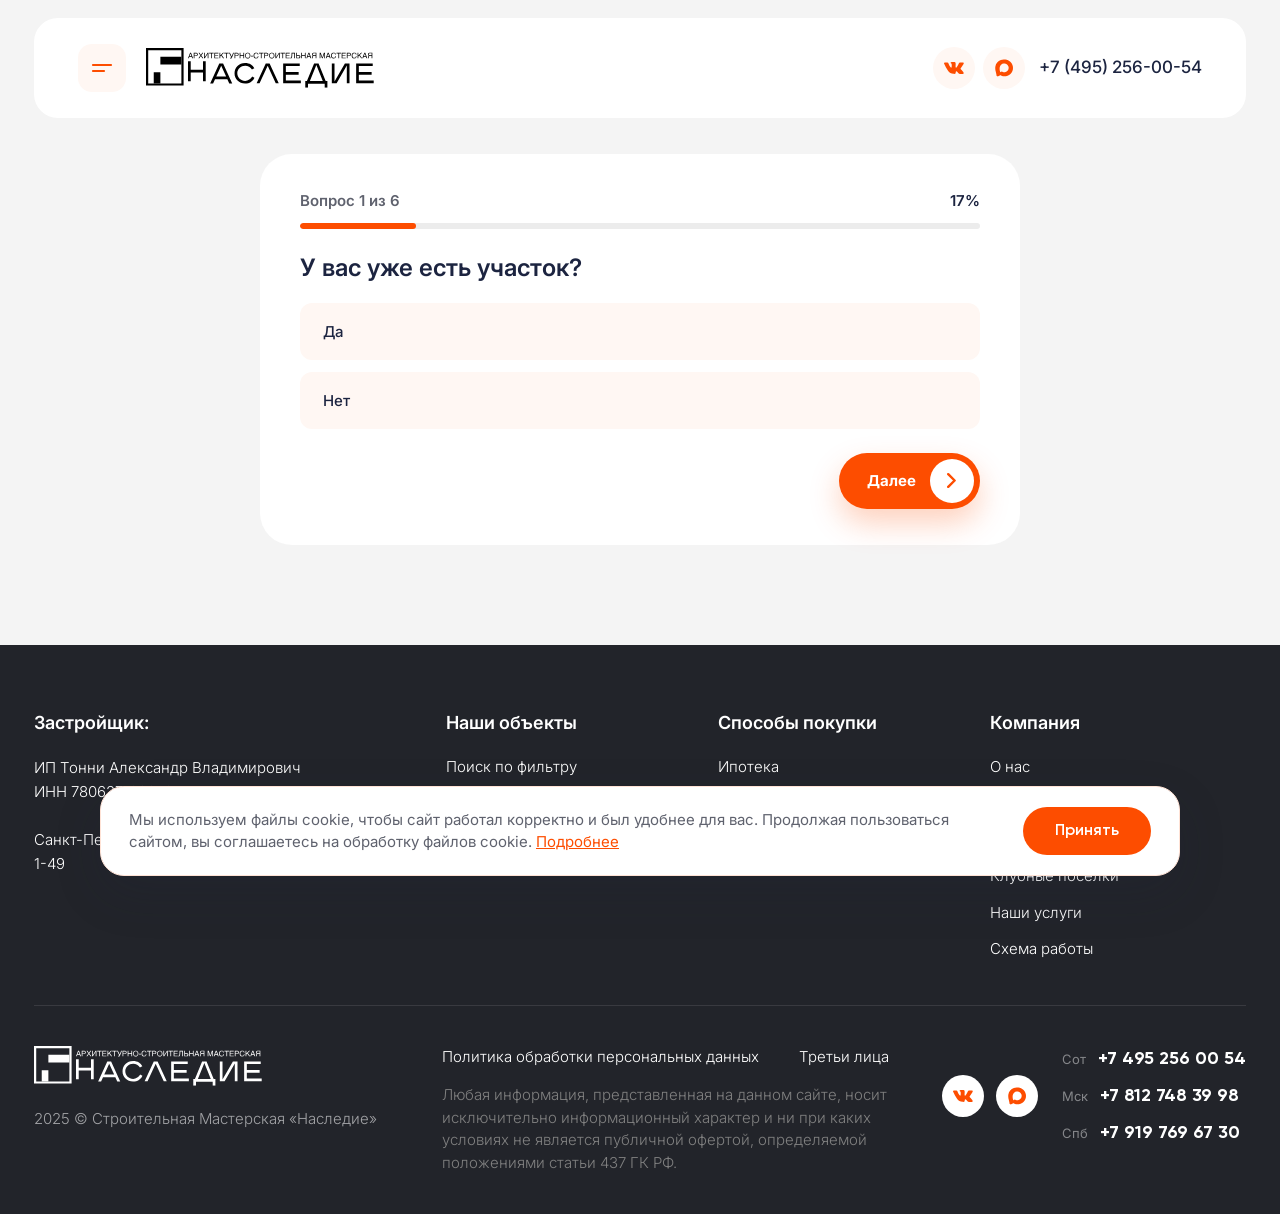
<file: quiz.html>
<!doctype html>
<html lang="ru">
  <head>
    <meta charset="UTF-8" />
    <meta name="viewport" content="width=device-width, initial-scale=1.0" />
    <title>Расчёт стоимости — опрос | Наследие</title>
    <meta
      name="description"
      content="Пройдите короткий опрос из 6 вопросов и получите подборку проектов домов с расчётом стоимости от мастерской «Наследие»."
    />
    <link rel="preconnect" href="https://fonts.googleapis.com" />
    <link rel="preconnect" href="https://fonts.gstatic.com" crossorigin />
    <link
      href="https://fonts.googleapis.com/css2?family=Inter:wght@300;400;500;600;700&display=swap"
      rel="stylesheet"
    />
    <link rel="icon" href="img/ui/favicon.svg" type="image/svg+xml" />
    <link rel="stylesheet" href="css/styles.css?v=84" />
    <script>
      /* Режим «как на 1920, но в масштабе»: для ширин 1301–1919px страница
         показывается ровно как на 1920px и пропорционально ужимается (zoom),
         как при уменьшении масштаба в браузере. */
      (function () {
        function applyZoomFit() {
          var d = document.documentElement;
          var iw = window.innerWidth;
          if (iw > 1300 && iw < 1920) {
            d.classList.add("zoomfit");
            d.style.zoom = (d.clientWidth || iw) / 1920;
          } else {
            d.classList.remove("zoomfit");
            d.style.zoom = "";
          }
        }
        applyZoomFit();
        window.addEventListener("resize", applyZoomFit);
        document.addEventListener("DOMContentLoaded", applyZoomFit);
        window.addEventListener("load", applyZoomFit);
      })();
    </script>
  </head>
  <body>
    <!-- ===================== ШАПКА ===================== -->
    <header class="header">
      <button class="burger" aria-label="Меню">
        <svg viewBox="0 0 24 24" fill="none">
          <path
            d="M3 9h18M3 15h11"
            stroke="currentColor"
            stroke-width="2.2"
            stroke-linecap="round"
          />
        </svg>
      </button>
      <a href="index.html" class="logo"
        ><img
          src="img/ui/logo.svg"
          alt="Наследие — архитектурно-строительная мастерская"
      /></a>
      <nav class="nav">
        <a href="index.html#projects" class="nav__link"
          >Проекты
          <svg class="nav__caret" viewBox="0 0 10 6" fill="none">
            <path
              d="M1 1l4 4 4-4"
              stroke="currentColor"
              stroke-width="1.6"
              stroke-linecap="round"
            />
          </svg>
        </a>
        <a href="index.html#trust" class="nav__link">О компании</a>
        <a href="index.html#examples" class="nav__link">Примеры работ</a>
        <a href="index.html#footer" class="nav__link">Контакты</a>
      </nav>
      <div class="header__right">
        <div class="socials">
          <a href="#" class="social" aria-label="ВКонтакте"
            ><img src="img/icons/vk.svg" alt="VK"
          /></a>
          <a href="#" class="social" aria-label="MAX"
            ><img src="img/icons/max.svg" alt="MAX"
          /></a>
        </div>
        <span class="header__phone">+7 (495) 256-00-54</span>
        <button
          class="btn-outline"
          data-modal-open
          data-modal-title="Скачать каталог в PDF"
          data-modal-text="Оставьте контакты — пришлём каталог проектов в PDF."
          data-modal-nocomment
        >
          Скачать каталог в PDF<img src="img/icons/download.svg" alt="" />
        </button>
      </div>
    </header>

    <main class="quiz-page" data-quiz>
      <div class="quiz__box">
        <div class="quiz__head">
          <span class="quiz__count">Вопрос 1 из 6</span>
          <span class="quiz__pct">17%</span>
        </div>
        <div class="quiz__progress"><span></span></div>

        <!-- Вопрос 1 -->
        <div
          class="quiz-panel is-active"
          data-progress="17"
          data-count="Вопрос 1 из 6"
        >
          <h3 class="quiz-panel__q">У вас уже есть участок?</h3>
          <div class="quiz-options">
            <button class="quiz-opt" type="button">Да</button>
            <button class="quiz-opt" type="button">Нет</button>
          </div>
          <div class="quiz-foot">
            <button class="quiz-next" type="button" data-quiz-next>
              Далее<span class="btn-circle"
                ><img src="img/ui/arrow.svg" alt=""
              /></span>
            </button>
          </div>
        </div>

        <!-- Вопрос 2 -->
        <div
          class="quiz-panel"
          data-progress="33"
          data-count="Вопрос 2 из 6"
          data-multi="true"
        >
          <h3 class="quiz-panel__q">Какие стили нравятся?</h3>
          <p class="quiz-panel__hint">*Отметьте один или несколько вариантов</p>
          <div class="quiz-options quiz-options--grid">
            <button class="quiz-opt" type="button">Барн</button>
            <button class="quiz-opt" type="button">Хай-тек</button>
            <button class="quiz-opt" type="button">Райт</button>
            <button class="quiz-opt" type="button">Современный</button>
            <button class="quiz-opt" type="button">Сканди</button>
            <button class="quiz-opt" type="button">Другое</button>
          </div>
          <div class="quiz-foot">
            <button class="quiz-next" type="button" data-quiz-next>
              Далее<span class="btn-circle"
                ><img src="img/ui/arrow.svg" alt=""
              /></span>
            </button>
          </div>
        </div>

        <!-- Вопрос 3 -->
        <div class="quiz-panel" data-progress="50" data-count="Вопрос 3 из 6">
          <h3 class="quiz-panel__q">Сколько этажей хотели бы?</h3>
          <div class="quiz-options">
            <button class="quiz-opt" type="button">1 этаж</button>
            <button class="quiz-opt" type="button">2 этажа</button>
            <button class="quiz-opt" type="button">3 этажа</button>
          </div>
          <div class="quiz-foot">
            <button class="quiz-next" type="button" data-quiz-next>
              Далее<span class="btn-circle"
                ><img src="img/ui/arrow.svg" alt=""
              /></span>
            </button>
          </div>
        </div>

        <!-- Вопрос 4 -->
        <div class="quiz-panel" data-progress="67" data-count="Вопрос 4 из 6">
          <h3 class="quiz-panel__q">Какая площадь дома вам подходит?</h3>
          <div class="quiz-options">
            <button class="quiz-opt" type="button">До 120 м²</button>
            <button class="quiz-opt" type="button">120–200 м²</button>
            <button class="quiz-opt" type="button">Более 200 м²</button>
          </div>
          <div class="quiz-foot">
            <button class="quiz-next" type="button" data-quiz-next>
              Далее<span class="btn-circle"
                ><img src="img/ui/arrow.svg" alt=""
              /></span>
            </button>
          </div>
        </div>

        <!-- Вопрос 5 -->
        <div class="quiz-panel" data-progress="83" data-count="Вопрос 5 из 6">
          <h3 class="quiz-panel__q">Из какого материала хотите строить дом?</h3>
          <div class="quiz-options">
            <button class="quiz-opt" type="button">Тёплая керамика</button>
            <button class="quiz-opt" type="button">Газобетон</button>
          </div>
          <div class="quiz-foot">
            <button class="quiz-next" type="button" data-quiz-next>
              Далее<span class="btn-circle"
                ><img src="img/ui/arrow.svg" alt=""
              /></span>
            </button>
          </div>
        </div>

        <!-- Вопрос 6 -->
        <div class="quiz-panel" data-progress="100" data-count="Вопрос 6 из 6">
          <h3 class="quiz-panel__q">
            Какой примерный бюджет закладываете на строительство дома?
          </h3>
          <div class="quiz-options quiz-options--grid">
            <button class="quiz-opt" type="button">До 10 млн</button>
            <button class="quiz-opt" type="button">10–15 млн</button>
            <button class="quiz-opt" type="button">15–20 млн</button>
            <button class="quiz-opt" type="button">Более 20 млн</button>
          </div>
          <div class="quiz-foot">
            <button class="quiz-next" type="button" data-quiz-next>
              Далее<span class="btn-circle"
                ><img src="img/ui/arrow.svg" alt=""
              /></span>
            </button>
          </div>
        </div>

        <!-- Контакты -->
        <div class="quiz-panel quiz-panel--final">
          <div class="quiz-channels">
            <button class="quiz-channel quiz-channel-tg is-selected" type="button">
              <img src="img/icons/telegram.svg" alt="" />Telegram
            </button>
            <button class="quiz-channel quiz-channel-max" type="button">
              <img src="img/icons/max-blue.svg" alt="" />МАКС
            </button>
          </div>

          <div class="quiz-final">
            <h3 class="quiz-final__title">Отлично! Последний шаг</h3>
            <p class="quiz-final__text">
              Оставьте контакты и мы пришлём вам подборку проектов с расчётом
            </p>
            <form class="quiz-form" data-quiz-form>
              <div class="quiz-form__row">
                <span class="quiz-form__label">Ваше имя</span>
                <input class="quiz-field" type="text" required />
              </div>
              <div class="quiz-form__row">
                <span class="quiz-form__label">Ваш номер</span>
                <input
                  class="quiz-field"
                  type="tel"
                  placeholder="+7 (___) ___-__-__"
                  required
                />
              </div>
              <!-- Появляется при выборе Telegram, прячется при выборе МАКС -->
              <div class="quiz-form__row quiz-tg-row">
                <span class="quiz-form__label">Ваш ник в Telegram</span>
                <input class="quiz-field" type="text" placeholder="@username" />
              </div>
              <div class="quiz-form__row">
                <span class="quiz-form__label"
                  >Дополнительный вопрос: <em>*необязательно</em></span
                >
                <input class="quiz-field" type="text" />
              </div>
              <button type="submit" class="btn-submit">
                <p>Получить расчёт!</p>
                <span class="btn-circle">
                  <img src="img/ui/arrow.svg" alt="" />
                </span>
              </button>
              <label class="quiz-consent"
                ><input type="checkbox" checked />Я соглашаюсь на
                <a href="#">обработку персональных данных</a></label
              >
            </form>
          </div>
        </div>

      </div>
    </main>

    <footer class="footer" id="footer">
      <div class="container" style="padding: 0">
        <div class="footer__top">
          <div class="footer__col">
            <p class="footer__col-title">Застройщик:</p>
            <p class="footer__addr">
              ИП Тонни Александр Владимирович<br />ИНН 780627188270<br /><br />Санкт-Петербург,
              наб. Обводного канала, 21, офис 1-49
            </p>
          </div>
          <div class="footer__col">
            <p class="footer__col-title">Наши объекты</p>
            <div class="footer__links">
              <a href="index.html#projects">Поиск по фильтру</a
              ><a href="index.html#projects">Типовые проекты</a
              ><a href="index.html#projects">Индивидуальные проекты</a>
            </div>
          </div>
          <div class="footer__col">
            <p class="footer__col-title">Способы покупки</p>
            <div class="footer__links">
              <a href="#">Ипотека</a><a href="#">Рассрочка</a
              ><a href="#">Trade-in</a>
            </div>
          </div>
          <div class="footer__col">
            <p class="footer__col-title">Компания</p>
            <div class="footer__links">
              <a href="#">О нас</a><a href="#footer">Контакты</a
              ><a href="index.html#projects">Популярные проекты</a
              ><a href="#">Клубные поселки</a><a href="#">Наши услуги</a
              ><a href="#">Схема работы</a>
            </div>
          </div>
        </div>
        <div class="footer__bottom">
          <div class="footer__bottom-left">
            <a href="index.html" class="footer__logo"
              ><img src="img/ui/logo.svg" alt="Наследие"
            /></a>
            <p class="footer__copy">
              2025 © Строительная Мастерская «Наследие»
            </p>
          </div>
          <div class="footer__bottom-mid">
            <div class="footer__legal">
              <a href="#">Политика обработки персональных данных</a
              ><a href="#">Третьи лица</a>
            </div>
            <p class="footer__disclaimer">
              Любая информация, представленная на данном сайте, носит
              исключительно информационный характер и ни при каких условиях не
              является публичной офертой, определяемой положениями статьи 437 ГК
              РФ.
            </p>
          </div>
          <div class="footer__bottom-right">
            <div class="footer__socials">
              <a href="#" class="social" aria-label="ВКонтакте"
                ><img src="img/icons/vk.svg" alt="VK"
              /></a>
              <a href="#" class="social" aria-label="MAX"
                ><img src="img/icons/max.svg" alt="MAX"
              /></a>
            </div>
            <div class="footer__contacts-bottom">
              <div class="footer__contact">
                <span>Сот</span><a href="tel:+74952560054">+7 495 256 00 54</a>
              </div>
              <div class="footer__contact">
                <span>Мск</span><a href="tel:+78127483992">+7 812 748 39 98</a>
              </div>
              <div class="footer__contact">
                <span>Спб</span><a href="tel:+79197696730">+7 919 769 67 30</a>
              </div>
            </div>
          </div>
        </div>
      </div>
    </footer>

    <script src="js/main.js?v=25"></script>
  </body>
</html>
</file>
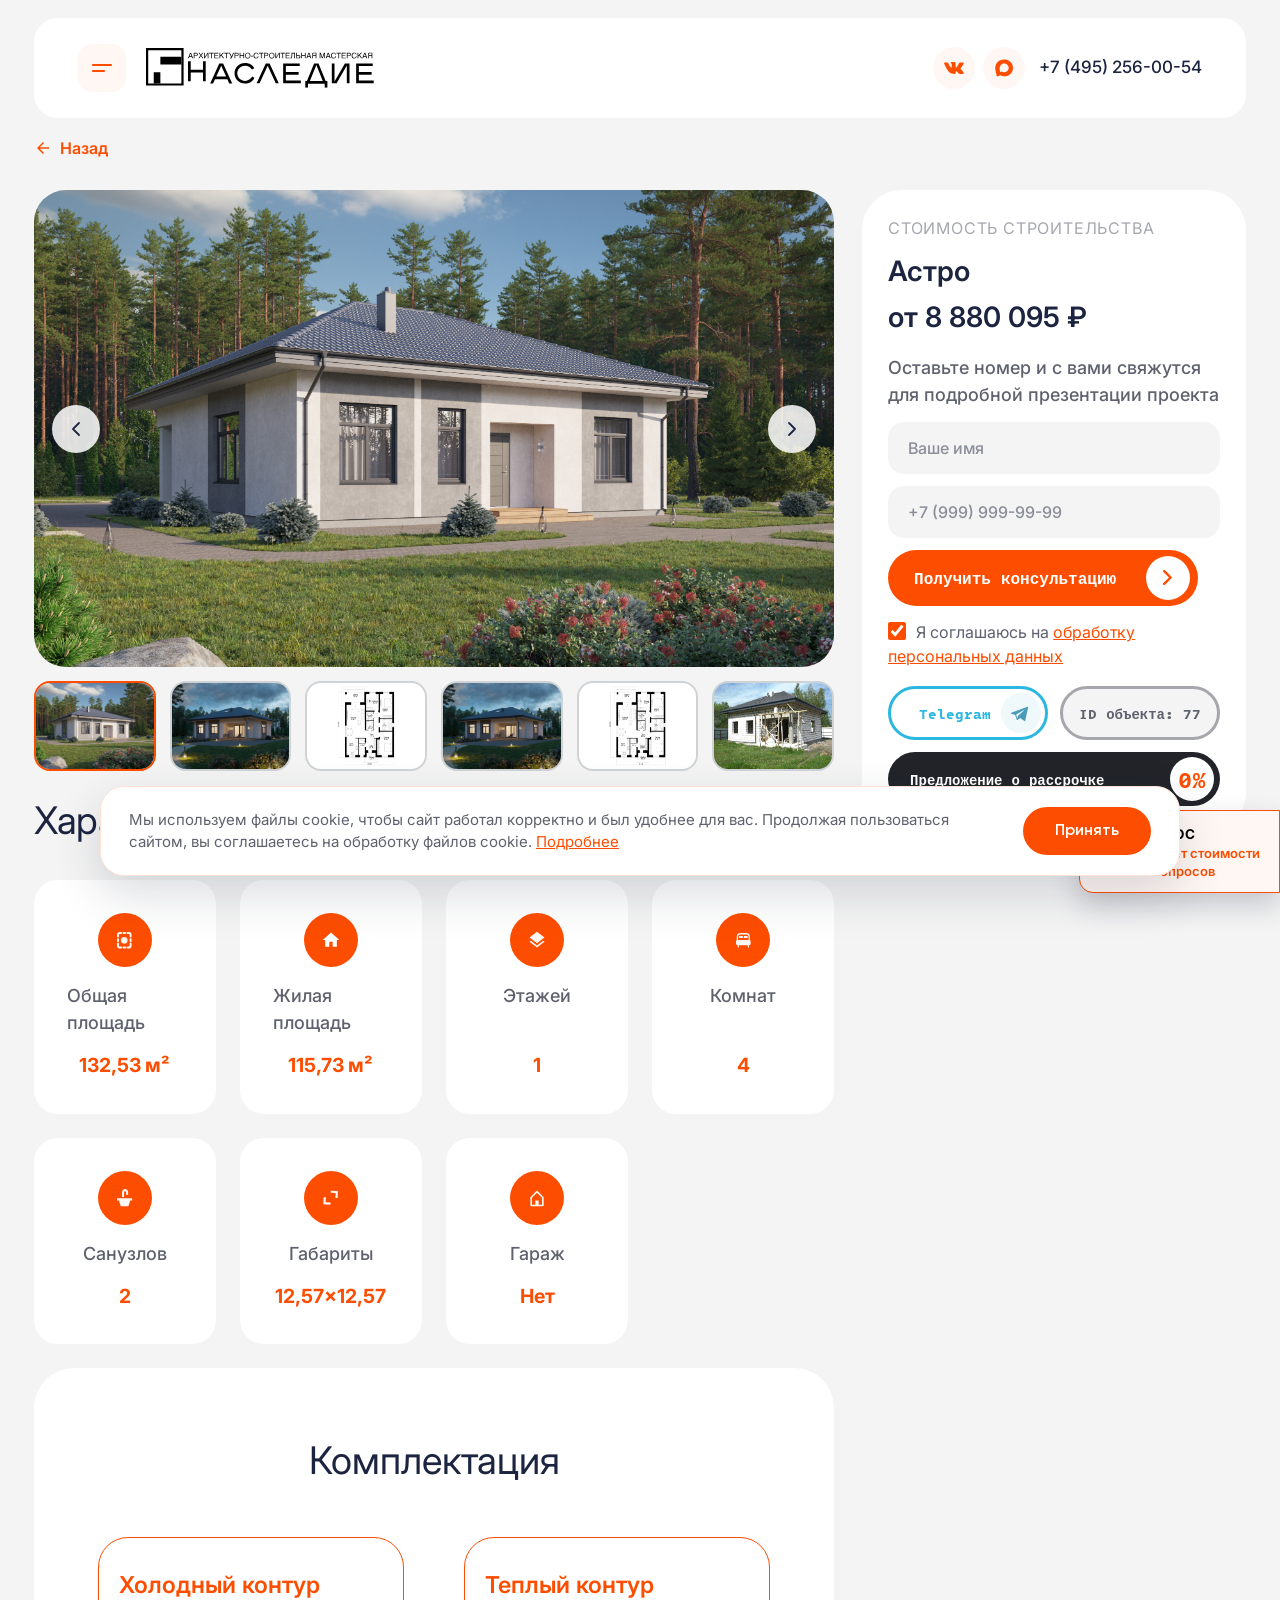
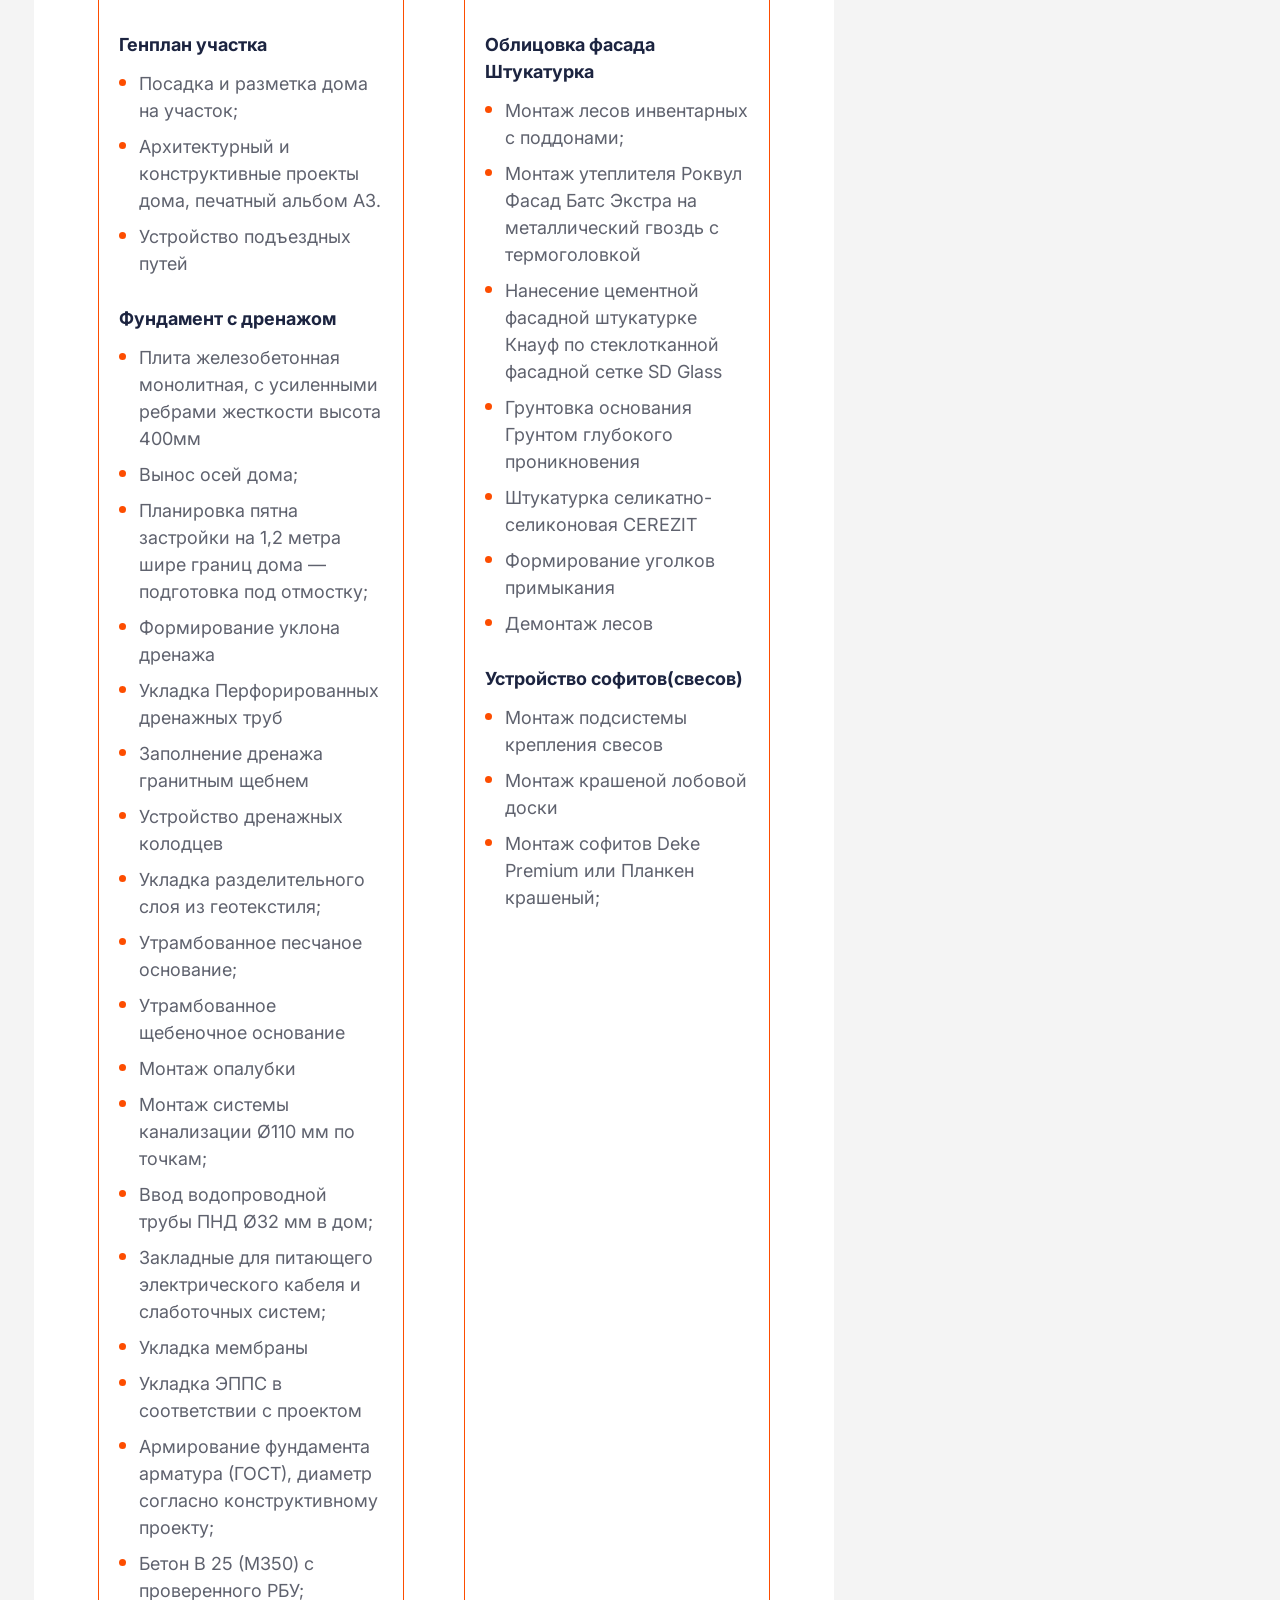
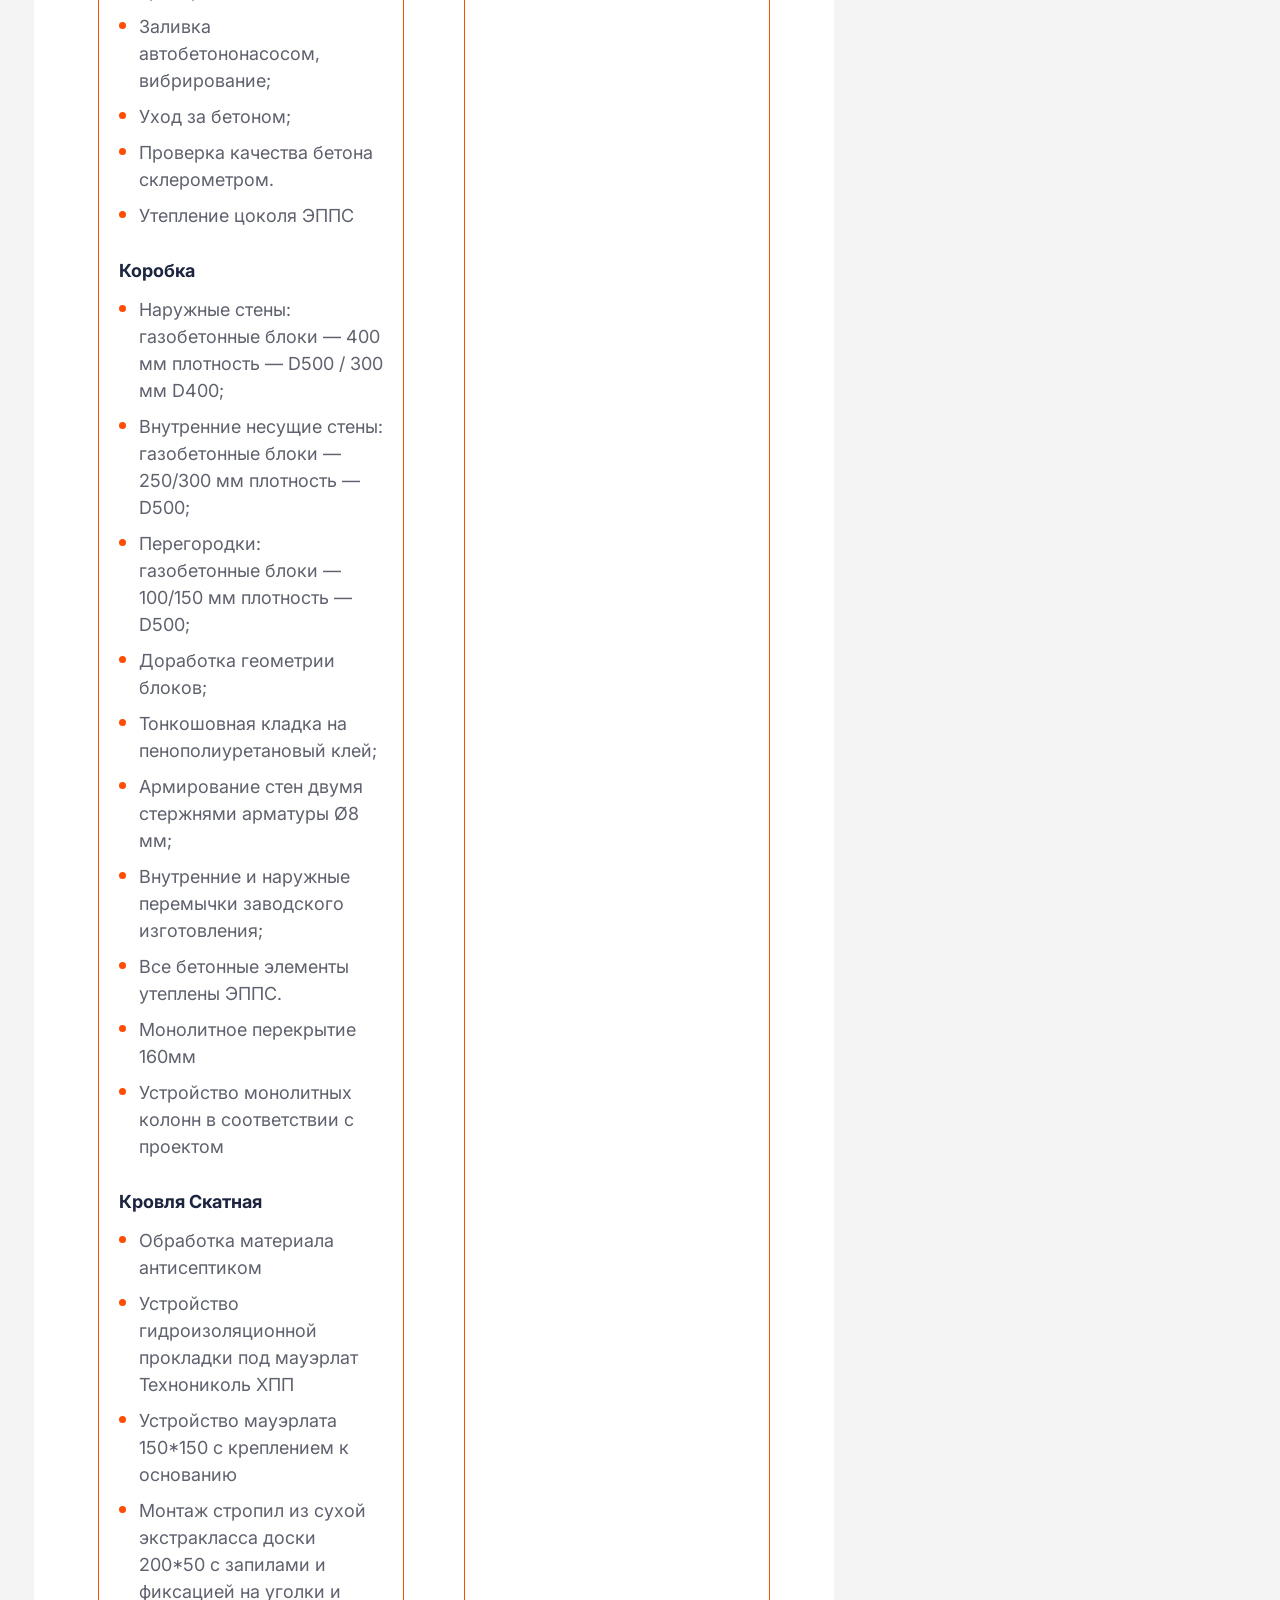
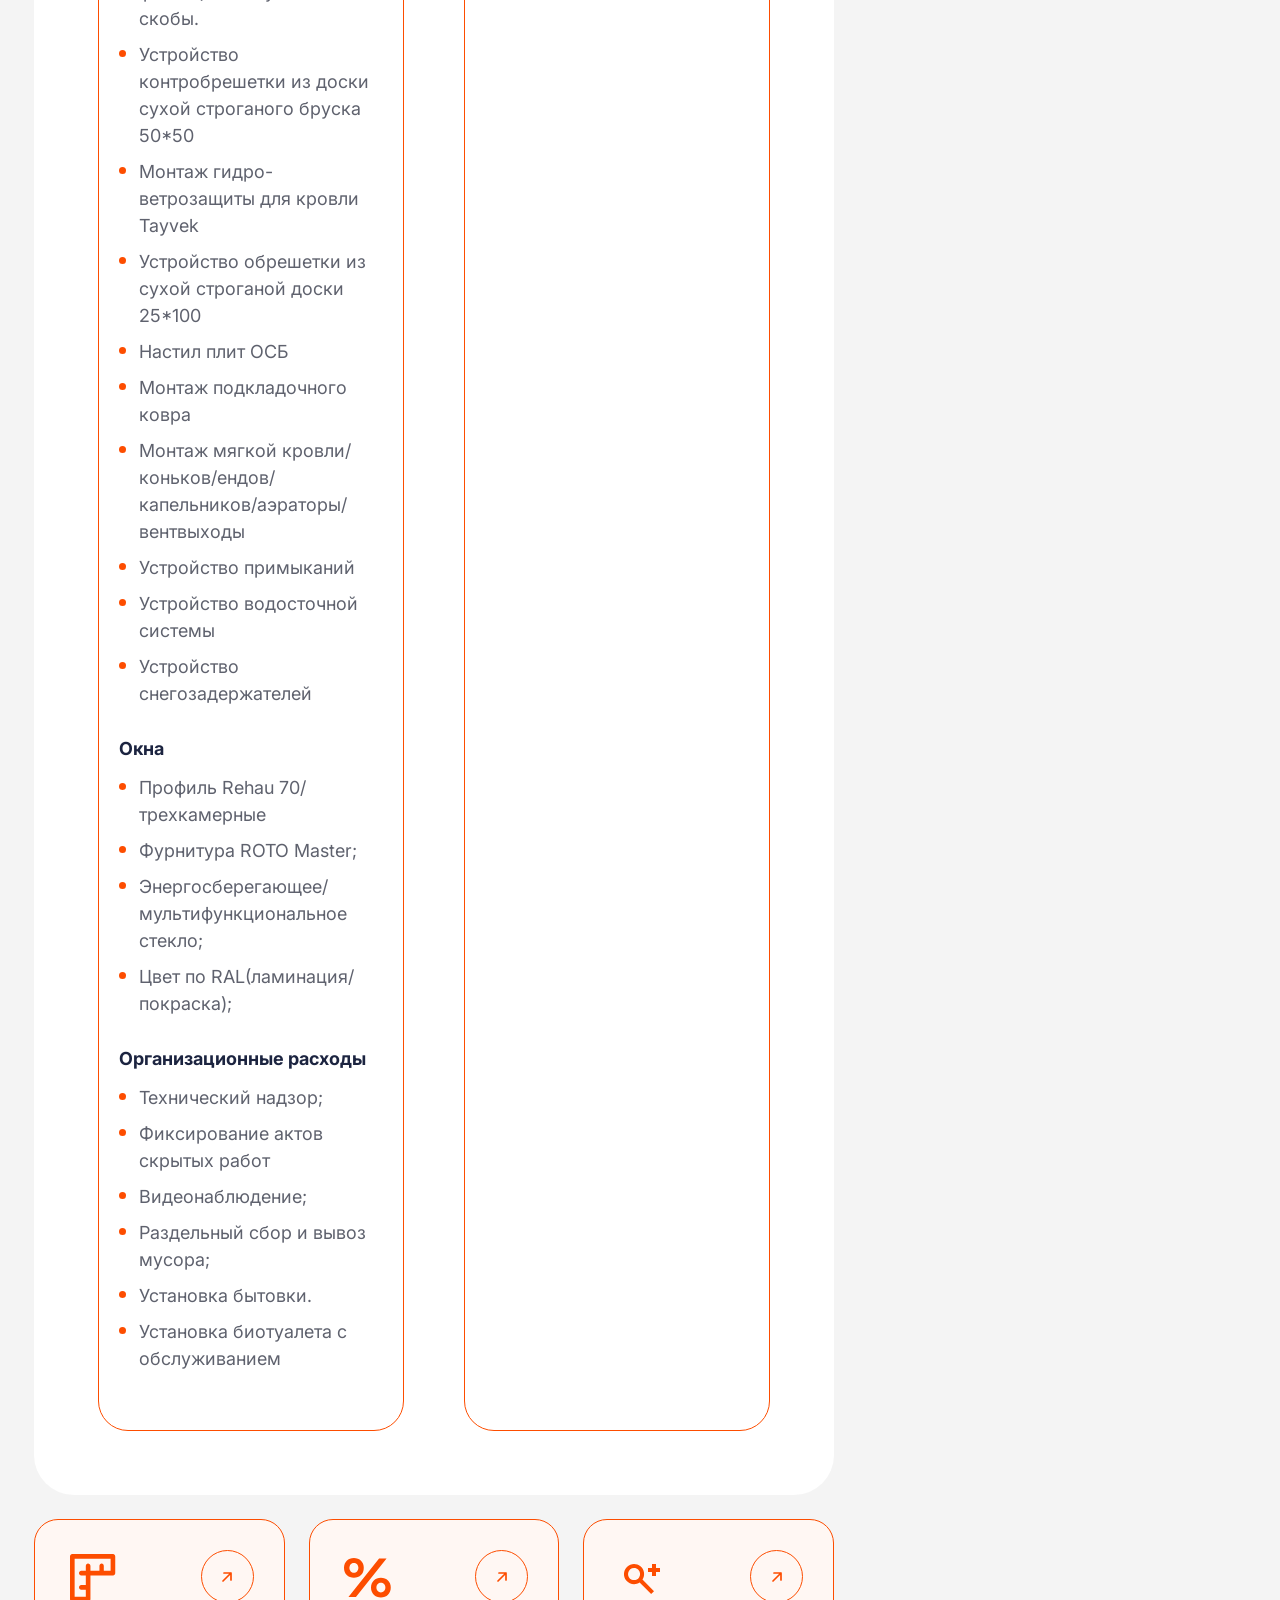
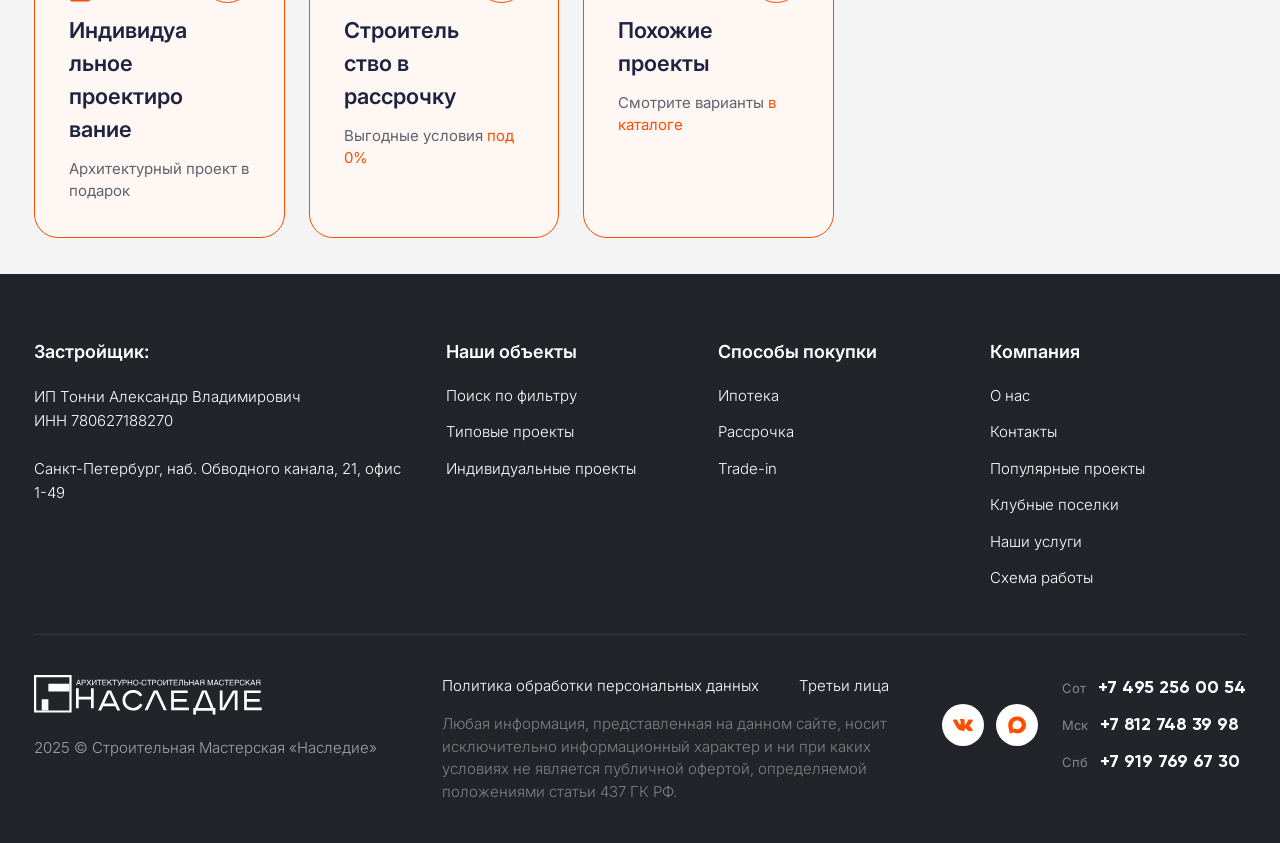
<file: proekty/astro.html>
<!doctype html>
<html lang="ru" data-project-id="astro">
  <head>
    <meta charset="UTF-8" />
    <base href="/" />
    <meta name="viewport" content="width=device-width, initial-scale=1.0" />
    <title>Астро — проект дома из газобетона под ключ | Наследие</title>
    <meta name="description" content="Проект дома «Астро» (хайтек) из газобетона под ключ: 132,53 м², 1 эт., 4 комн.. Стоимость от 8 880 095 ₽. Характеристики, комплектация, фото и видео-визитка." />
    <link rel="canonical" href="/proekty/astro.html" />
    <meta property="og:type" content="website" />
    <meta property="og:title" content="Астро — проект дома из газобетона под ключ | Наследие" />
    <meta property="og:description" content="Проект дома «Астро» (хайтек) из газобетона под ключ: 132,53 м², 1 эт., 4 комн.. Стоимость от 8 880 095 ₽. Характеристики, комплектация, фото и видео-визитка." />
    <meta property="og:url" content="/proekty/astro.html" />
    <meta property="og:image" content="/img/projects/astro/astro_1.jpg" />
    <link rel="preconnect" href="https://fonts.googleapis.com" />
    <link rel="preconnect" href="https://fonts.gstatic.com" crossorigin />
    <link
      href="https://fonts.googleapis.com/css2?family=Inter:wght@300;400;500;600;700&display=swap"
      rel="stylesheet"
    />
    <link rel="icon" href="img/ui/favicon.svg" type="image/svg+xml" />
    <link rel="stylesheet" href="css/styles.css?v=84" />
    <link rel="stylesheet" href="css/project.css?v=46" />
    <script>
      /* Режим «как на 1920, но в масштабе»: для ширин 1301–1919px страница
         показывается ровно как на 1920px и пропорционально ужимается (zoom),
         как при уменьшении масштаба в браузере. */
      (function () {
        function applyZoomFit() {
          var d = document.documentElement;
          var iw = window.innerWidth;
          if (iw > 1300 && iw < 1920) {
            d.classList.add("zoomfit");
            d.style.zoom = (d.clientWidth || iw) / 1920;
          } else {
            d.classList.remove("zoomfit");
            d.style.zoom = "";
          }
        }
        applyZoomFit();
        window.addEventListener("resize", applyZoomFit);
        document.addEventListener("DOMContentLoaded", applyZoomFit);
        window.addEventListener("load", applyZoomFit);
      })();
    </script>
  </head>
  <body>
    <!-- ===================== ШАПКА ===================== -->
    <header class="header">
      <button class="burger" aria-label="Меню">
        <svg viewBox="0 0 24 24" fill="none">
          <path
            d="M3 9h18M3 15h11"
            stroke="currentColor"
            stroke-width="2.2"
            stroke-linecap="round"
          />
        </svg>
      </button>
      <a href="index.html" class="logo"
        ><img
          src="img/ui/logo.svg"
          alt="Наследие — архитектурно-строительная мастерская"
      /></a>
      <nav class="nav">
        <a href="index.html#projects" class="nav__link"
          >Проекты
          <svg class="nav__caret" viewBox="0 0 10 6" fill="none">
            <path
              d="M1 1l4 4 4-4"
              stroke="currentColor"
              stroke-width="1.6"
              stroke-linecap="round"
            />
          </svg>
        </a>
        <a href="index.html#trust" class="nav__link">О компании</a>
        <a href="index.html#examples" class="nav__link">Примеры работ</a>
        <a href="index.html#footer" class="nav__link">Контакты</a>
      </nav>
      <div class="header__right">
        <div class="socials">
          <a href="#" class="social" aria-label="ВКонтакте"
            ><img src="img/icons/vk.svg" alt="VK"
          /></a>
          <a href="#" class="social" aria-label="MAX"
            ><img src="img/icons/max.svg" alt="MAX"
          /></a>
        </div>
        <a href="tel:+74952560054" class="header__phone">+7 (495) 256-00-54</a>
        <button
          class="btn-outline"
          data-modal-open
          data-modal-title="Скачать каталог в PDF"
          data-modal-text="Оставьте контакты — пришлём каталог проектов в PDF."
          data-modal-nocomment
        >
          Скачать каталог в PDF<img src="img/icons/download.svg" alt="" />
        </button>
      </div>
    </header>

    <div class="container">
      <a href="index.html#projects" class="back-link">
        <img src="img/ui/arrow-end.svg" alt="" />
        Назад
      </a>
      <!-- ===== ЛЕВАЯ КОЛОНКА (галерея + характеристики, скроллится) +
                  ПРАВАЯ КОЛОНКА (карточка покупки, липкая) ===== -->
      <div class="project-layout">
        <div class="gallery">
          <div class="gallery__main is-skeleton">
            <img alt="" />
            <button class="gallery__nav gallery__nav--prev" aria-label="Назад">
              <svg viewBox="0 0 22 22" fill="none">
                <path
                  d="M14 5l-6 6 6 6"
                  stroke="currentColor"
                  stroke-width="1.8"
                  stroke-linecap="round"
                  stroke-linejoin="round"
                />
              </svg>
            </button>
            <button class="gallery__nav gallery__nav--next" aria-label="Вперёд">
              <svg viewBox="0 0 22 22" fill="none">
                <path
                  d="M8 5l6 6-6 6"
                  stroke="currentColor"
                  stroke-width="1.8"
                  stroke-linecap="round"
                  stroke-linejoin="round"
                />
              </svg>
            </button>
          </div>
          <div class="gallery__thumbs-wrap">
            <div class="gallery__thumbs">
              <div class="gallery__thumb is-skeleton"></div>
              <div class="gallery__thumb is-skeleton"></div>
              <div class="gallery__thumb is-skeleton"></div>
              <div class="gallery__thumb is-skeleton"></div>
              <div class="gallery__thumb is-skeleton"></div>
              <div class="gallery__thumb is-skeleton"></div>
            </div>
          </div>
        </div>

        <div class="project-main">
        <!-- ===================== ХАРАКТЕРИСТИКИ ПРОЕКТА ===================== -->
      <section class="section">
        <div class="specs__head">
          <h2 class="section-title">Характеристики проекта</h2>
          <span class="specs__map-badge">ХАЙТЕК</span>
        </div>
        <div class="specs-grid">
          <div class="spec-card">
            <span class="spec-card__icon"
              ><img src="img/icons/meta-area-white.svg" alt="" /></span
            ><span class="spec-card__label">Общая площадь</span
            ><span class="spec-card__value">219.28 м²</span>
          </div>
          <div class="spec-card">
            <span class="spec-card__icon"
              ><img src="img/icons/living-area.svg" alt="" /></span
            ><span class="spec-card__label">Жилая площадь</span
            ><span class="spec-card__value">134.27 м²</span>
          </div>
          <div class="spec-card">
            <span class="spec-card__icon"
              ><img src="img/icons/layers.svg" alt="" /></span
            ><span class="spec-card__label">Этажей</span
            ><span class="spec-card__value">2</span>
          </div>
          <div class="spec-card">
            <span class="spec-card__icon"
              ><img src="img/icons/meta-bed-white.svg" alt="" /></span
            ><span class="spec-card__label">Комнат</span
            ><span class="spec-card__value">4</span>
          </div>
          <div class="spec-card">
            <span class="spec-card__icon"
              ><img src="img/icons/meta-bath-white.svg" alt="" /></span
            ><span class="spec-card__label">Санузлов</span
            ><span class="spec-card__value">2</span>
          </div>
          <div class="spec-card">
            <span class="spec-card__icon"
              ><img src="img/icons/dimensions-white.svg" alt="" /></span
            ><span class="spec-card__label">Габариты</span
            ><span class="spec-card__value">10×15</span>
          </div>
          <div class="spec-card">
            <span class="spec-card__icon"
              ><img src="img/icons/garage.svg" alt="" /></span
            ><span class="spec-card__label">Гараж</span
            ><span class="spec-card__value">Нет</span>
          </div>
        </div>
      </section>

      <!-- ===================== КОМПЛЕКТАЦИЯ ===================== -->
      <section class="section complectation">
        <h2 class="complectation__title">Комплектация</h2>
        <div class="complectation__cols">
          <div class="complectation__col">
            <h3 class="complectation__col-title">Холодный контур</h3>
            <div class="complectation__groups">
            <div class="spec-group">
              <h4 class="spec-group__title">Генплан участка</h4>
              <ul>
                <li>Посадка и разметка дома на участок;</li>
                <li>
                  Архитектурный и конструктивные проекты дома, печатный альбом
                  А3.
                </li>
              </ul>
            </div>
            <div class="spec-group">
              <h4 class="spec-group__title">Фундамент</h4>
              <ul>
                <li>Плита железобетонная монолитная;</li>
                <li>Вынос осей дома;</li>
                <li>
                  Планировка пятна застройки на 1,2 метра шире границ дома —
                  подготовка под отмостку;
                </li>
                <li>Укладка разделительного слоя из геотекстиля;</li>
                <li>Утрамбованное песчаное основание;</li>
                <li>Монтаж системы канализации Ø110 мм по точкам;</li>
                <li>Ввод водопроводной трубы ПНД Ø32 мм в дом;</li>
                <li>
                  Закладные для питающего электрического кабеля и слаботочных
                  систем;
                </li>
                <li>
                  Армирование фундамента арматура (ГОСТ), диаметр согласно
                  конструктивному проекту;
                </li>
                <li>Бетон В 25 (М350) с проверенного РБУ;</li>
                <li>Заливка автобетононасосом, вибрирование;</li>
                <li>Уход за бетоном;</li>
                <li>Проверка качества бетона склерометром.</li>
              </ul>
            </div>
            <div class="spec-group">
              <h4 class="spec-group__title">Коробка</h4>
              <ul>
                <li>
                  Наружные стены: газобетонные блоки — 400 мм плотность — D500 /
                  300 мм D400;
                </li>
                <li>
                  Внутренние несущие стены: газобетонные блоки — 250/300 мм
                  плотность — D500;
                </li>
                <li>
                  Перегородки: газобетонные блоки — 100/150 мм плотность — D500;
                </li>
                <li>Доработка геометрии блоков;</li>
                <li>Тонкошовная кладка на пенополиуретановый клей;</li>
                <li>Армирование стен двумя стержнями арматуры Ø12 мм;</li>
                <li>
                  Внутренние и наружные перемычки заводского изготовления;
                </li>
                <li>Все бетонные элементы утеплены ЭППС.</li>
              </ul>
            </div>
            <div class="spec-group">
              <h4 class="spec-group__title">Кровля</h4>
              <ul>
                <li>
                  Перекрытие — сборная железобетонная плита заводского
                  изготовления / монолитное перекрытие;
                </li>
                <li>Направляемая пароизоляция «Технониколь».</li>
              </ul>
            </div>
            <div class="spec-group">
              <h4 class="spec-group__title">Организационные расходы</h4>
              <ul>
                <li>Технический надзор;</li>
                <li>Видеонаблюдение;</li>
                <li>Раздельный сбор и вывоз мусора;</li>
                <li>Установка бытовки.</li>
              </ul>
            </div>
            </div>
            <button class="complectation__more" type="button">Ещё</button>
          </div>
          <div class="complectation__col">
            <h3 class="complectation__col-title">Теплый контур</h3>
            <div class="complectation__groups">
            <div class="spec-group">
              <h4 class="spec-group__title">Генплан участка</h4>
              <ul>
                <li>Посадка и разметка дома на участок;</li>
                <li>
                  Архитектурный и конструктивные проекты дома, печатный альбом
                  А3.
                </li>
              </ul>
            </div>
            <div class="spec-group">
              <h4 class="spec-group__title">Фундамент</h4>
              <ul>
                <li>Плита железобетонная монолитная;</li>
                <li>Вынос осей дома;</li>
                <li>
                  Планировка пятна застройки на 1,2 метра шире границ дома;
                </li>
                <li>Укладка разделительного слоя из геотекстиля;</li>
                <li>Утрамбованное песчаное основание;</li>
                <li>Гидроизоляционная мембрана PLANTER standart;</li>
                <li>Монтаж системы канализации Ø110 мм по точкам;</li>
                <li>Ввод водопроводной трубы ПНД Ø32 мм в дом;</li>
                <li>
                  Закладные для питающего электрического кабеля и слаботочных
                  систем;
                </li>
                <li>Армирование фундамента арматура (ГОСТ);</li>
                <li>Бетон В 25 (М350) с проверенного РБУ;</li>
                <li>Заливка автобетононасосом, вибрирование;</li>
                <li>Уход за бетоном, проверка склерометром.</li>
              </ul>
            </div>
            <div class="spec-group">
              <h4 class="spec-group__title">Коробка</h4>
              <ul>
                <li>Утепление и гидроизоляция кровли:</li>
                <li>Мембрана кровельная ПВХ «Технониколь»;</li>
                <li>
                  Разделительный, фильтрационный и защитный слой геотекстиль
                  «Технониколь»;
                </li>
                <li>Полусухая стяжка с разуклонкой;</li>
                <li>Утепление «Технониколь XPS Carbon» 200мм;</li>
                <li>Пароизоляция Биполь ХПП;</li>
                <li>Воронки парапетные «Технониколь»;</li>
                <li>
                  Греющий кабель для обогрева парапетных воронок и водосточной
                  системы;
                </li>
                <li>Аэраторы кровельные;</li>
                <li>
                  Наружные стены: газобетонные блоки (400мм D500 / 300мм D400);
                </li>
                <li>
                  Внутренние несущие стены: газобетонные блоки (250/300мм D500);
                </li>
                <li>Перегородки: газобетонные блоки (100/150мм D500);</li>
                <li>Доработка геометрии блоков, тонкошовная кладка;</li>
                <li>Армирование стен, перемычки, утепление ЭППС.</li>
              </ul>
            </div>
            <div class="spec-group">
              <h4 class="spec-group__title">Кровля</h4>
              <ul>
                <li>Перекрытие — сборная железобетонная плита / монолитное;</li>
                <li>Направляемая пароизоляция «Технониколь».</li>
              </ul>
            </div>
            <div class="spec-group">
              <h4 class="spec-group__title">Окна</h4>
              <ul>
                <li>Профиль согласно Архитектурному проекту.</li>
              </ul>
            </div>
            <div class="spec-group">
              <h4 class="spec-group__title">Организационные расходы</h4>
              <ul>
                <li>Технический надзор, видеонаблюдение;</li>
                <li>Раздельный сбор и вывоз мусора;</li>
                <li>Установка бытовки;</li>
                <li>Регистрация дома.</li>
              </ul>
            </div>
            </div>
            <button class="complectation__more" type="button">Ещё</button>
          </div>
        </div>
      </section>
      <!-- ===================== КАРТОЧКИ-ССЫЛКИ ===================== -->
      <section class="section project-links">
        <a href="#" class="project-link">
          <span class="project-link__icon"
            ><img src="img/icons/plan.svg" alt=""
          /></span>
          <h3 class="project-link__title">Индивидуальное проектирование</h3>
          <p class="project-link__text">Архитектурный проект <span></span>в подарок</p>
          <span class="project-link__arrow"
            ><svg viewBox="0 0 18 18" fill="none">
              <path
                d="M5 13L13 5m0 0H6m7 0v7"
                stroke="currentColor"
                stroke-width="1.7"
                stroke-linecap="round"
                stroke-linejoin="round"
              /></svg
          ></span>
        </a>
        <a href="#" class="project-link">
          <span class="project-link__icon"
            ><img src="img/ui/percent.svg" alt=""
          /></span>
          <h3 class="project-link__title">Строительство в рассрочку</h3>
          <p class="project-link__text">Выгодные условия <span>под 0%</span></p>
          <span class="project-link__arrow"
            ><svg viewBox="0 0 18 18" fill="none">
              <path
                d="M5 13L13 5m0 0H6m7 0v7"
                stroke="currentColor"
                stroke-width="1.7"
                stroke-linecap="round"
                stroke-linejoin="round"
              /></svg
          ></span>
        </a>
        <a href="index.html#projects" class="project-link">
          <span class="project-link__icon"
            ><img src="img/icons/search-small-plus.svg" alt=""
          /></span>
          <h3 class="project-link__title">Похожие проекты</h3>
          <p class="project-link__text">Смотрите варианты <span>в каталоге</span></p>
          <span class="project-link__arrow"
            ><svg viewBox="0 0 18 18" fill="none">
              <path
                d="M5 13L13 5m0 0H6m7 0v7"
                stroke="currentColor"
                stroke-width="1.7"
                stroke-linecap="round"
                stroke-linejoin="round"
              /></svg
          ></span>
        </a>
      </section>

      <!-- ===================== ВИДЕО-ВИЗИТКА ===================== -->
      <section class="section">
        <h2 class="section-title" style="margin-bottom: 28px">Видео-визитка</h2>
        <div class="video-card">
          <img
            src="img/projects/hero.jpg"
            alt="Видео-визитка проекта «Калипсо»"
          />
          <span class="video-card__play"
            ><img src="img/ui/play.png" alt=""
          /></span>
          <span class="video-card__bar"></span>
        </div>
      </section>
        </div>
        <!-- /.project-main -->

        <aside class="project-aside">
          <div class="buy-card">
            <p class="buy-card__label">Стоимость строительства</p>
            <div class="buy-card__head">
              <div class="buy-card__title">
                <h1 class="buy-card__name">Астро</h1>
                <span class="buy-card__type">ХАЙТЕК</span>
              </div>
              <span class="buy-card__price">от 8 880 095 ₽</span>
            </div>
            <div class="buy-card__actions">
              <button
                class="btn-primary"
                data-modal-open
                data-modal-title="Заказать звонок"
                data-modal-text=""
                data-modal-nocomment
              >
                Заказать звонок<span class="btn-circle">
                  <img src="img/ui/arrow.svg" alt="" />
                </span>
              </button>
              <button
                class="btn-present"
                id="presentBtn"
                data-modal-open
                data-modal-title="Оставьте заявку"
              >
                Презентация
                <span class="btn-circle"
                  ><img src="img/icons/file.svg" alt=""
                /></span>
              </button>
            </div>
            <p class="buy-card__hint">
              Оставьте номер и с вами свяжутся для подробной презентации проекта
            </p>
            <form data-lead-form>
              <input
                class="form-field"
                type="text"
                placeholder="Ваше имя"
                required
              />
              <input
                class="form-field"
                type="tel"
                placeholder="+7 (999) 999-99-99"
                required
              />
              <button type="submit" class="btn-submit">
                Получить консультацию<span class="btn-circle"
                  ><img src="img/ui/arrow.svg" alt=""
                /></span>
              </button>
              <label class="buy-card__consent"
                ><input type="checkbox" checked />Я соглашаюсь на
                <a href="#">обработку персональных данных</a></label
              >
            </form>
            <div class="buy-card__row">
              <a href="#" class="buy-card__tg">
                <span>Telegram</span>
                <img src="img/icons/telegram.svg" alt="" />
              </a>
              <span class="buy-card__id">ID объекта: 77</span>
            </div>
            <div class="buy-card__installment">
              Предложение о рассрочке<span class="pct">0%</span>
            </div>
          </div>
        </aside>
      </div>
      <!-- /.project-layout -->
    </div>
    <!-- /.container -->

    <!-- ===================== ПОДВАЛ ===================== -->
    <footer class="footer" id="footer">
      <div class="container" style="padding: 0">
        <div class="footer__top">
          <div class="footer__col">
            <p class="footer__col-title">Застройщик:</p>
            <p class="footer__addr">
              ИП Тонни Александр Владимирович<br />ИНН 780627188270<br /><br />Санкт-Петербург,
              наб. Обводного канала, 21, офис 1-49
            </p>
          </div>
          <div class="footer__col">
            <p class="footer__col-title">Наши объекты</p>
            <div class="footer__links">
              <a href="index.html#projects">Поиск по фильтру</a
              ><a href="index.html#projects">Типовые проекты</a
              ><a href="index.html#projects">Индивидуальные проекты</a>
            </div>
          </div>
          <div class="footer__col">
            <p class="footer__col-title">Способы покупки</p>
            <div class="footer__links">
              <a href="#">Ипотека</a><a href="#">Рассрочка</a
              ><a href="#">Trade-in</a>
            </div>
          </div>
          <div class="footer__col">
            <p class="footer__col-title">Компания</p>
            <div class="footer__links">
              <a href="#">О нас</a><a href="#footer">Контакты</a
              ><a href="index.html#projects">Популярные проекты</a
              ><a href="#">Клубные поселки</a><a href="#">Наши услуги</a
              ><a href="#">Схема работы</a>
            </div>
          </div>
        </div>
        <div class="footer__bottom">
          <div class="footer__bottom-left">
            <a href="index.html" class="footer__logo"
              ><img src="img/ui/logo.svg" alt="Наследие"
            /></a>
            <p class="footer__copy">
              2025 © Строительная Мастерская «Наследие»
            </p>
          </div>
          <div class="footer__bottom-mid">
            <div class="footer__legal">
              <a href="#">Политика обработки персональных данных</a
              ><a href="#">Третьи лица</a>
            </div>
            <p class="footer__disclaimer">
              Любая информация, представленная на данном сайте, носит
              исключительно информационный характер и ни при каких условиях не
              является публичной офертой, определяемой положениями статьи 437 ГК
              РФ.
            </p>
          </div>
          <div class="footer__bottom-right">
            <div class="footer__socials">
              <a href="#" class="social" aria-label="ВКонтакте"
                ><img src="img/icons/vk.svg" alt="VK"
              /></a>
              <a href="#" class="social" aria-label="MAX"
                ><img src="img/icons/max.svg" alt="MAX"
              /></a>
            </div>
            <div class="footer__contacts-bottom">
              <div class="footer__contact">
                <span>Сот</span><a href="tel:+74952560054">+7 495 256 00 54</a>
              </div>
              <div class="footer__contact">
                <span>Мск</span><a href="tel:+78127483992">+7 812 748 39 98</a>
              </div>
              <div class="footer__contact">
                <span>Спб</span><a href="tel:+79197696730">+7 919 769 67 30</a>
              </div>
            </div>
          </div>
        </div>
      </div>
    </footer>

    <!-- ===================== ПЛАВАЮЩАЯ КНОПКА ОПРОСА ===================== -->
      

    <a class="quiz-fab" href="quiz.html" aria-label="Пройти опрос">
      <span
        class="quiz-fab__close"
        role="button"
        tabindex="0"
        aria-label="Скрыть опрос"
        >&times;</span
      >
      <span class="quiz-fab__icon">
        <img src="img/icons/survey.svg" alt="Иконка опроса" />
      </span>
      <span class="quiz-fab__body">
        <span class="quiz-fab__label">Опрос</span>
        <span class="quiz-fab__title">Расчёт стоимости</span>
        <span class="quiz-fab__title">6 вопросов</span>
      </span>
    </a>

    <!-- ===================== МОДАЛЬНОЕ ОКНО ===================== -->
    <div class="modal">
      <div class="modal__box">
        <button class="modal__close" data-modal-close aria-label="Закрыть">
          &times;
        </button>
        <h3 class="modal__title">Оставьте заявку</h3>
        <p class="modal__text">
          Заполните форму, и мы свяжемся с вами для подробной презентации
          проекта «Калипсо».
        </p>
        <form data-lead-form>
          <input
            class="form-field"
            type="text"
            placeholder="Ваше имя"
            required
          />
          <input
            class="form-field"
            type="tel"
            placeholder="+7 (999) 999-99-99"
            required
          />
          <textarea class="form-field" placeholder="Комментарий"></textarea>
          <button
            type="submit"
            class="btn-submit"
            style="width: 100%; margin-top: 8px"
          >
            Отправить<span class="btn-circle"
              ><svg viewBox="0 0 22 22" fill="none">
                <path
                  d="M5 11h12m0 0l-5-5m5 5l-5 5"
                  stroke="#FD4D00"
                  stroke-width="1.8"
                  stroke-linecap="round"
                  stroke-linejoin="round"
                /></svg
            ></span>
          </button>
          <label class="form-consent" style="margin-top: 14px">
            <input type="checkbox" checked required />Я соглашаюсь на
            <a href="#">обработку персональных данных</a>
          </label>
        </form>
      </div>
    </div>

    <script src="js/houses-data.js?v=8"></script>
    <script src="js/main.js?v=25"></script>
    <script src="js/project.js?v=15"></script>
  </body>
</html>
</file>
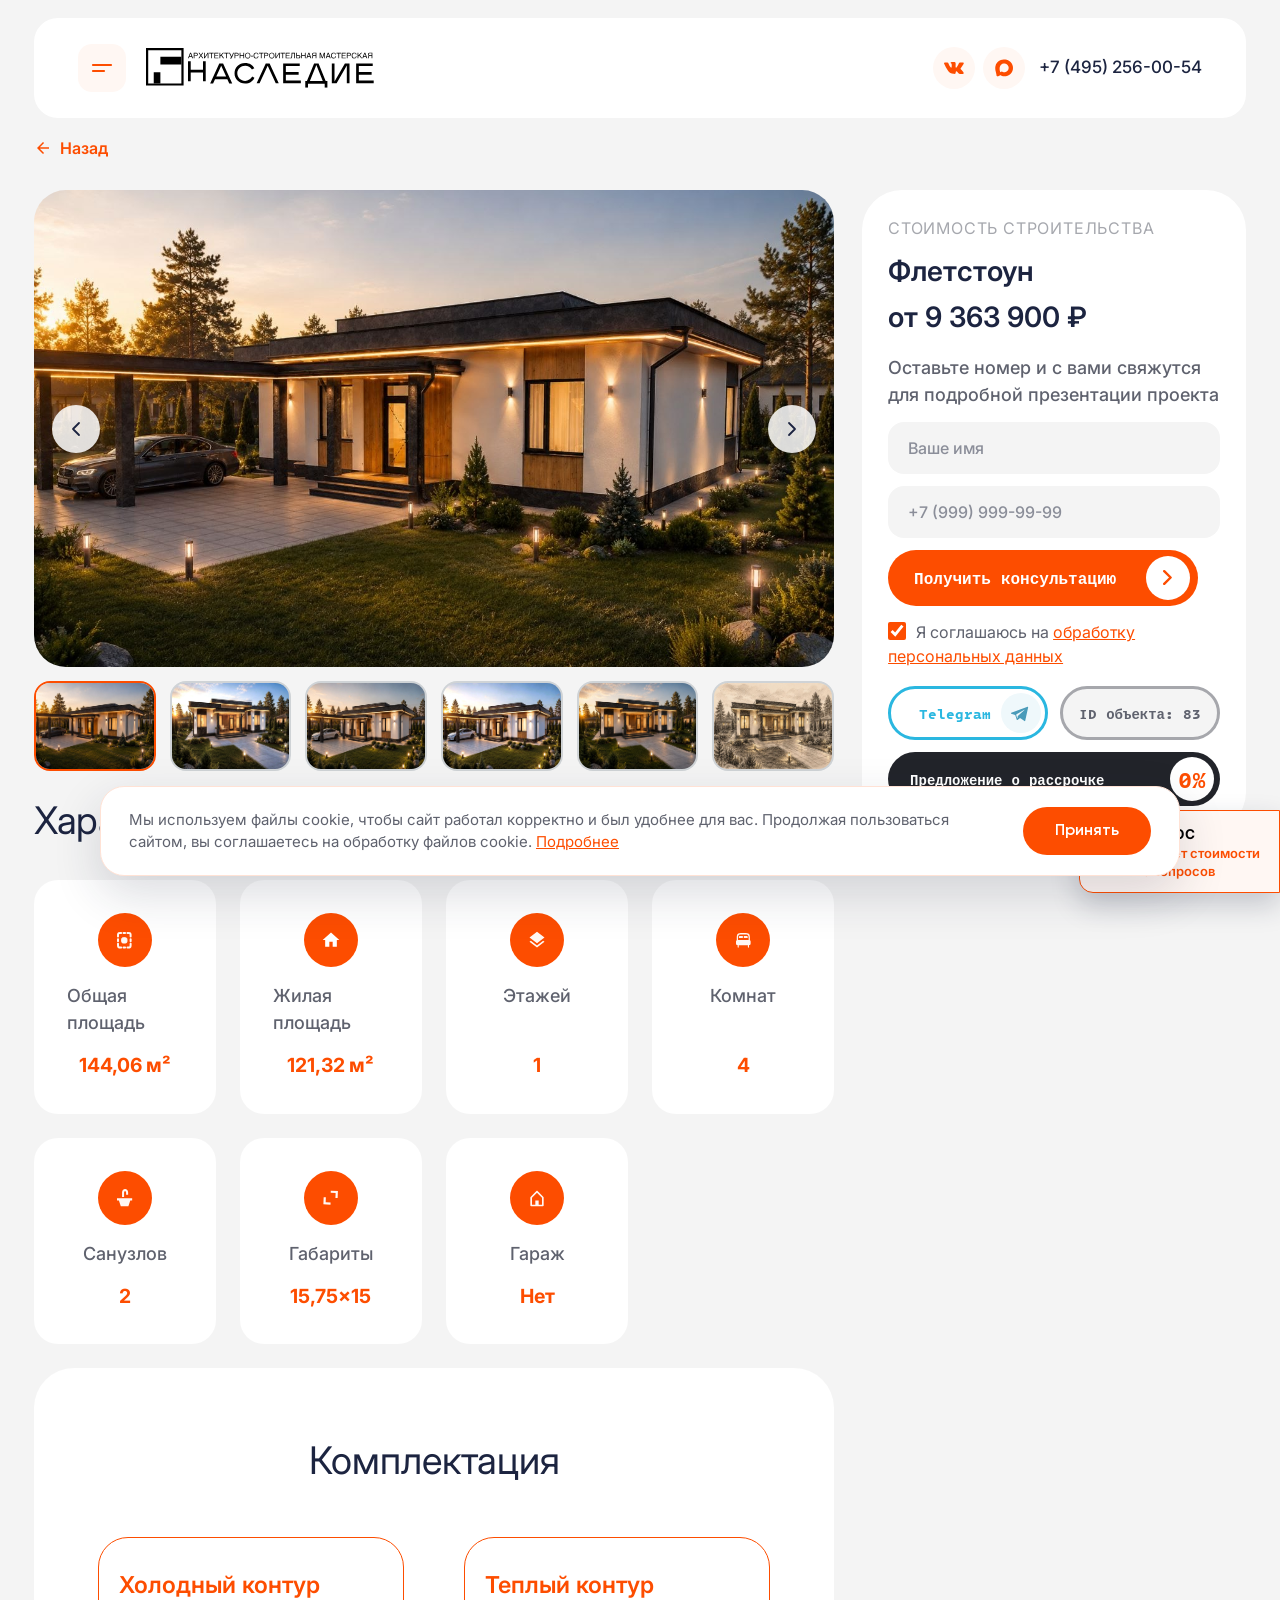
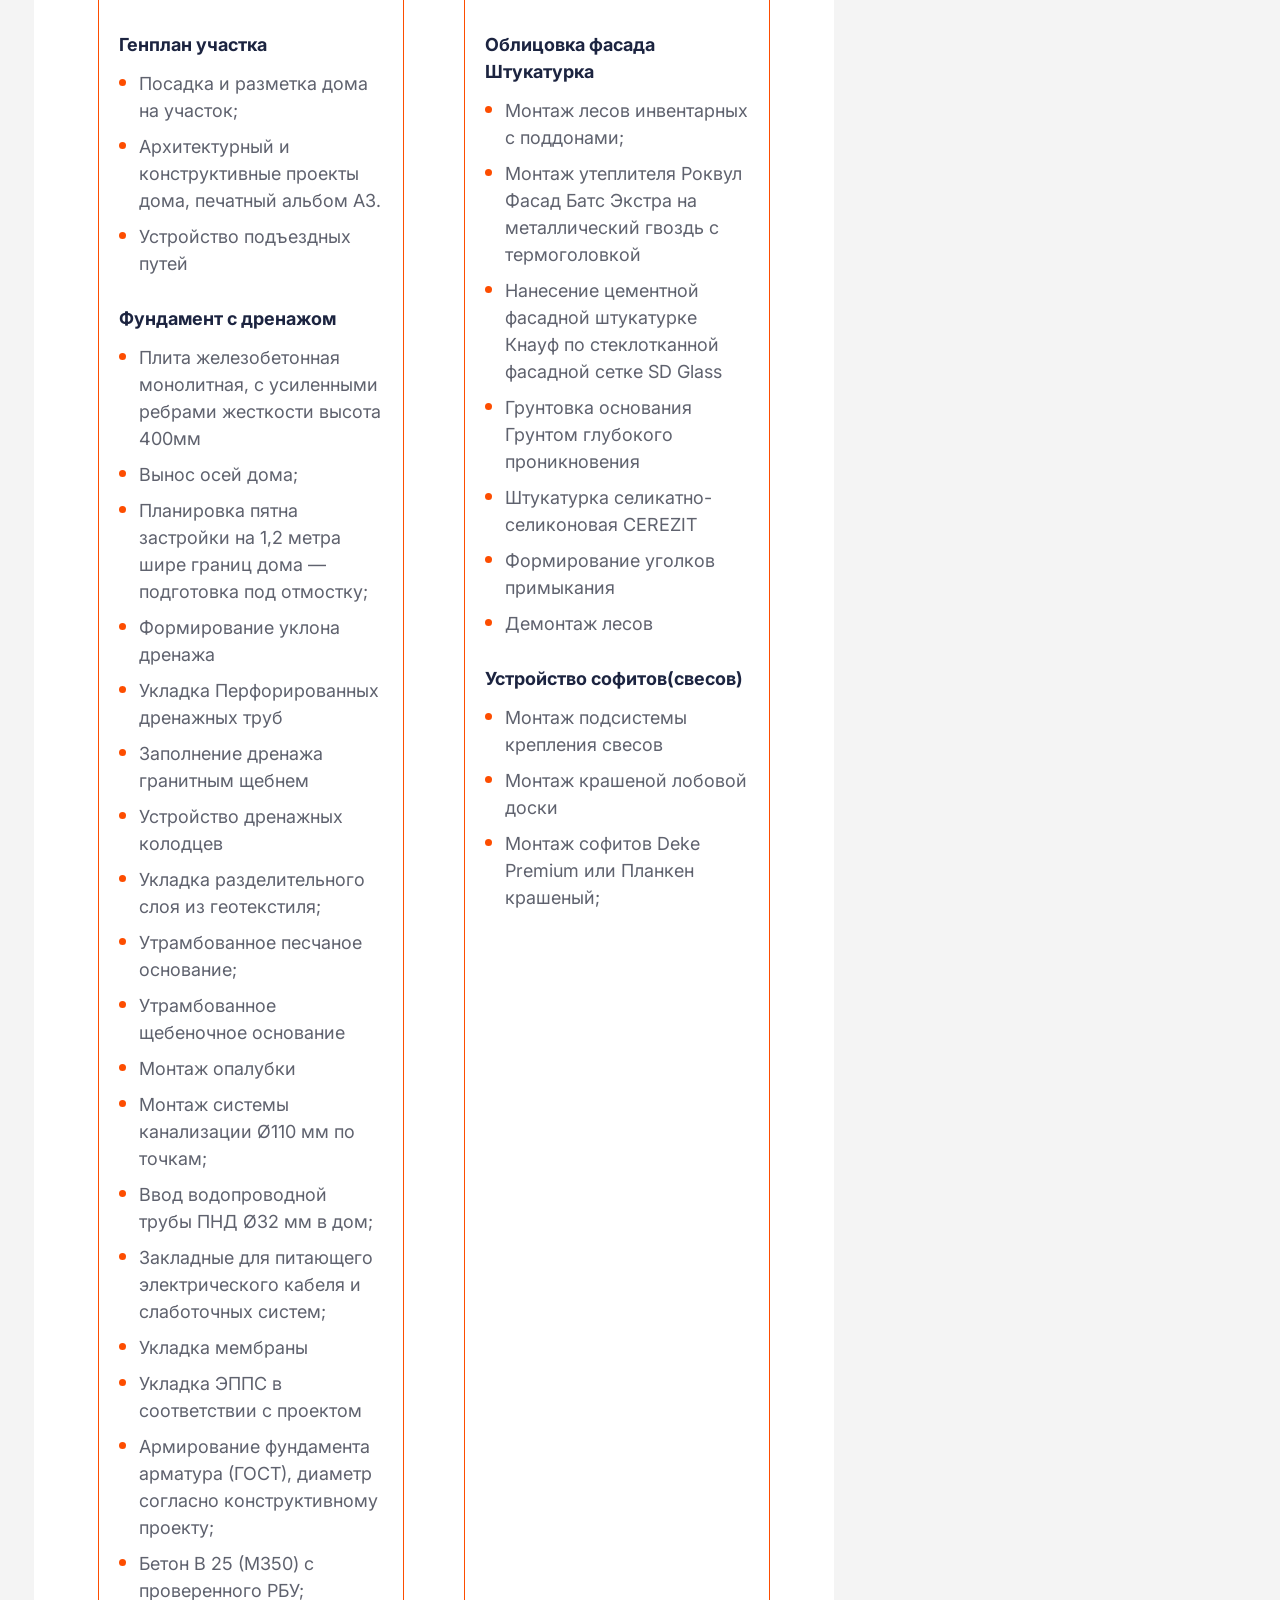
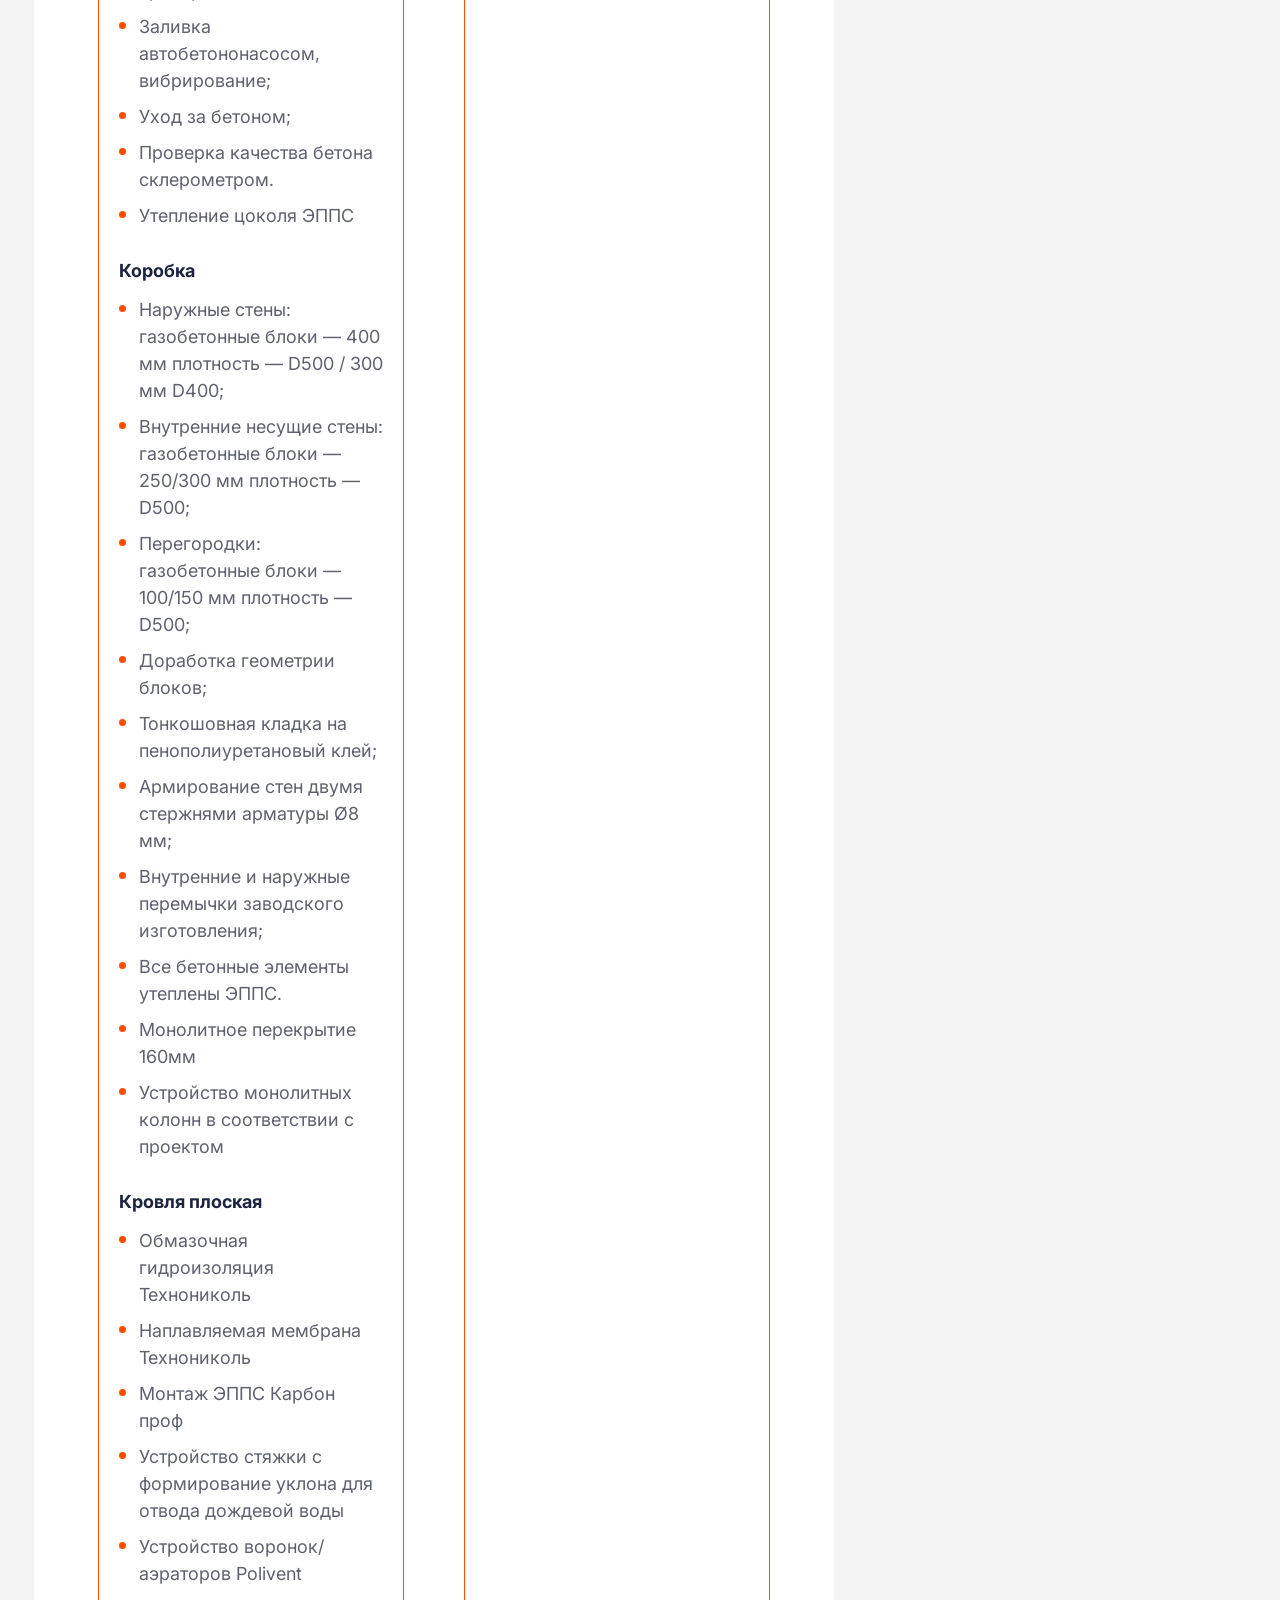
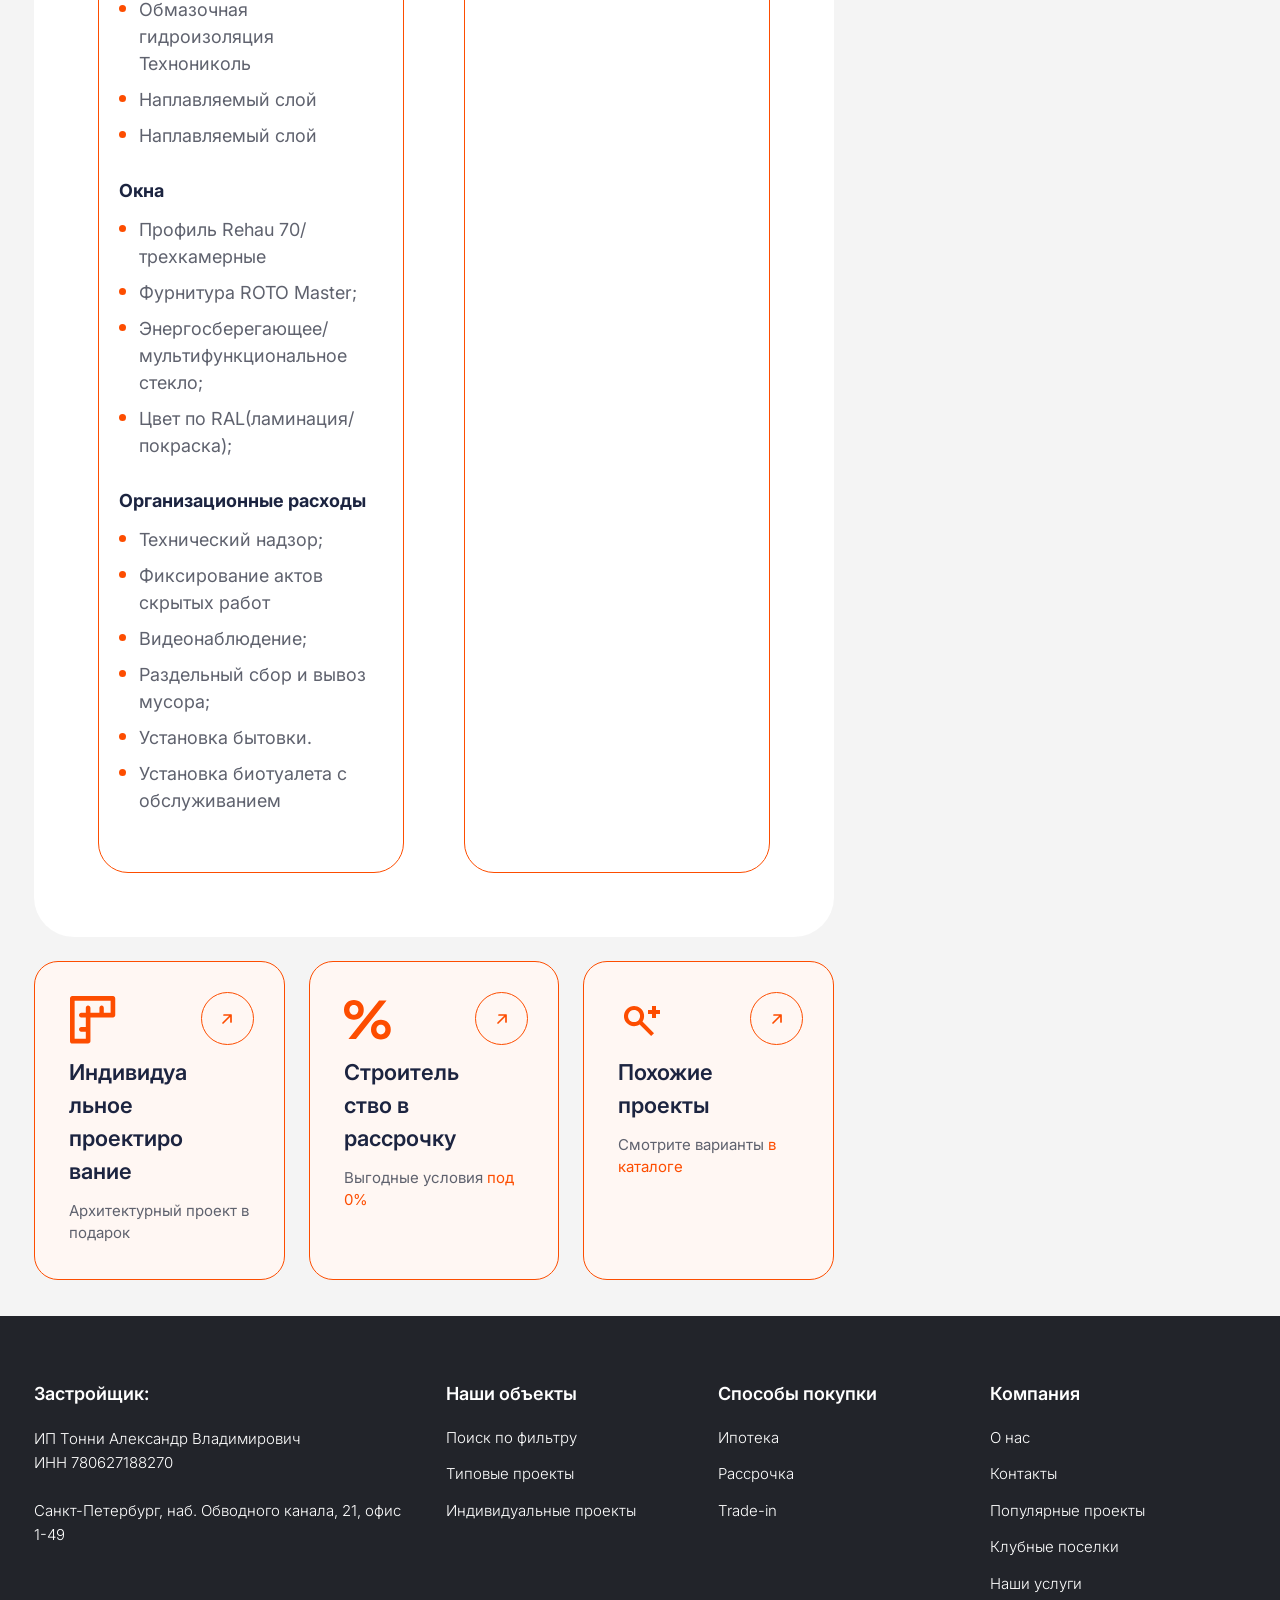
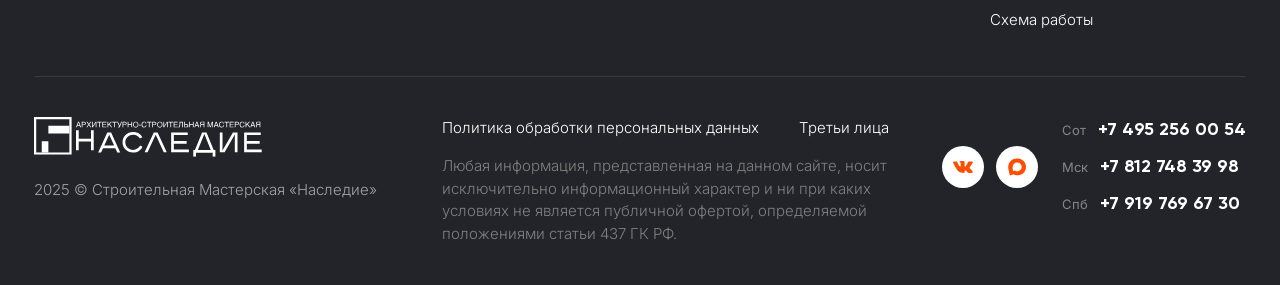
<file: proekty/flatstone.html>
<!doctype html>
<html lang="ru" data-project-id="flatstone">
  <head>
    <meta charset="UTF-8" />
    <base href="/" />
    <meta name="viewport" content="width=device-width, initial-scale=1.0" />
    <title>Флетстоун — проект дома из газобетона под ключ | Наследие</title>
    <meta name="description" content="Проект дома «Флетстоун» (классика) из газобетона под ключ: 144,06 м², 1 эт., 4 комн.. Стоимость от 9 363 900 ₽. Характеристики, комплектация, фото и видео-визитка." />
    <link rel="canonical" href="/proekty/flatstone.html" />
    <meta property="og:type" content="website" />
    <meta property="og:title" content="Флетстоун — проект дома из газобетона под ключ | Наследие" />
    <meta property="og:description" content="Проект дома «Флетстоун» (классика) из газобетона под ключ: 144,06 м², 1 эт., 4 комн.. Стоимость от 9 363 900 ₽. Характеристики, комплектация, фото и видео-визитка." />
    <meta property="og:url" content="/proekty/flatstone.html" />
    <meta property="og:image" content="/img/projects/flatstone/flatstone_1.jpg" />
    <link rel="preconnect" href="https://fonts.googleapis.com" />
    <link rel="preconnect" href="https://fonts.gstatic.com" crossorigin />
    <link
      href="https://fonts.googleapis.com/css2?family=Inter:wght@300;400;500;600;700&display=swap"
      rel="stylesheet"
    />
    <link rel="icon" href="img/ui/favicon.svg" type="image/svg+xml" />
    <link rel="stylesheet" href="css/styles.css?v=84" />
    <link rel="stylesheet" href="css/project.css?v=46" />
    <script>
      /* Режим «как на 1920, но в масштабе»: для ширин 1301–1919px страница
         показывается ровно как на 1920px и пропорционально ужимается (zoom),
         как при уменьшении масштаба в браузере. */
      (function () {
        function applyZoomFit() {
          var d = document.documentElement;
          var iw = window.innerWidth;
          if (iw > 1300 && iw < 1920) {
            d.classList.add("zoomfit");
            d.style.zoom = (d.clientWidth || iw) / 1920;
          } else {
            d.classList.remove("zoomfit");
            d.style.zoom = "";
          }
        }
        applyZoomFit();
        window.addEventListener("resize", applyZoomFit);
        document.addEventListener("DOMContentLoaded", applyZoomFit);
        window.addEventListener("load", applyZoomFit);
      })();
    </script>
  </head>
  <body>
    <!-- ===================== ШАПКА ===================== -->
    <header class="header">
      <button class="burger" aria-label="Меню">
        <svg viewBox="0 0 24 24" fill="none">
          <path
            d="M3 9h18M3 15h11"
            stroke="currentColor"
            stroke-width="2.2"
            stroke-linecap="round"
          />
        </svg>
      </button>
      <a href="index.html" class="logo"
        ><img
          src="img/ui/logo.svg"
          alt="Наследие — архитектурно-строительная мастерская"
      /></a>
      <nav class="nav">
        <a href="index.html#projects" class="nav__link"
          >Проекты
          <svg class="nav__caret" viewBox="0 0 10 6" fill="none">
            <path
              d="M1 1l4 4 4-4"
              stroke="currentColor"
              stroke-width="1.6"
              stroke-linecap="round"
            />
          </svg>
        </a>
        <a href="index.html#trust" class="nav__link">О компании</a>
        <a href="index.html#examples" class="nav__link">Примеры работ</a>
        <a href="index.html#footer" class="nav__link">Контакты</a>
      </nav>
      <div class="header__right">
        <div class="socials">
          <a href="#" class="social" aria-label="ВКонтакте"
            ><img src="img/icons/vk.svg" alt="VK"
          /></a>
          <a href="#" class="social" aria-label="MAX"
            ><img src="img/icons/max.svg" alt="MAX"
          /></a>
        </div>
        <a href="tel:+74952560054" class="header__phone">+7 (495) 256-00-54</a>
        <button
          class="btn-outline"
          data-modal-open
          data-modal-title="Скачать каталог в PDF"
          data-modal-text="Оставьте контакты — пришлём каталог проектов в PDF."
          data-modal-nocomment
        >
          Скачать каталог в PDF<img src="img/icons/download.svg" alt="" />
        </button>
      </div>
    </header>

    <div class="container">
      <a href="index.html#projects" class="back-link">
        <img src="img/ui/arrow-end.svg" alt="" />
        Назад
      </a>
      <!-- ===== ЛЕВАЯ КОЛОНКА (галерея + характеристики, скроллится) +
                  ПРАВАЯ КОЛОНКА (карточка покупки, липкая) ===== -->
      <div class="project-layout">
        <div class="gallery">
          <div class="gallery__main is-skeleton">
            <img alt="" />
            <button class="gallery__nav gallery__nav--prev" aria-label="Назад">
              <svg viewBox="0 0 22 22" fill="none">
                <path
                  d="M14 5l-6 6 6 6"
                  stroke="currentColor"
                  stroke-width="1.8"
                  stroke-linecap="round"
                  stroke-linejoin="round"
                />
              </svg>
            </button>
            <button class="gallery__nav gallery__nav--next" aria-label="Вперёд">
              <svg viewBox="0 0 22 22" fill="none">
                <path
                  d="M8 5l6 6-6 6"
                  stroke="currentColor"
                  stroke-width="1.8"
                  stroke-linecap="round"
                  stroke-linejoin="round"
                />
              </svg>
            </button>
          </div>
          <div class="gallery__thumbs-wrap">
            <div class="gallery__thumbs">
              <div class="gallery__thumb is-skeleton"></div>
              <div class="gallery__thumb is-skeleton"></div>
              <div class="gallery__thumb is-skeleton"></div>
              <div class="gallery__thumb is-skeleton"></div>
              <div class="gallery__thumb is-skeleton"></div>
              <div class="gallery__thumb is-skeleton"></div>
            </div>
          </div>
        </div>

        <div class="project-main">
        <!-- ===================== ХАРАКТЕРИСТИКИ ПРОЕКТА ===================== -->
      <section class="section">
        <div class="specs__head">
          <h2 class="section-title">Характеристики проекта</h2>
          <span class="specs__map-badge">КЛАССИКА</span>
        </div>
        <div class="specs-grid">
          <div class="spec-card">
            <span class="spec-card__icon"
              ><img src="img/icons/meta-area-white.svg" alt="" /></span
            ><span class="spec-card__label">Общая площадь</span
            ><span class="spec-card__value">219.28 м²</span>
          </div>
          <div class="spec-card">
            <span class="spec-card__icon"
              ><img src="img/icons/living-area.svg" alt="" /></span
            ><span class="spec-card__label">Жилая площадь</span
            ><span class="spec-card__value">134.27 м²</span>
          </div>
          <div class="spec-card">
            <span class="spec-card__icon"
              ><img src="img/icons/layers.svg" alt="" /></span
            ><span class="spec-card__label">Этажей</span
            ><span class="spec-card__value">2</span>
          </div>
          <div class="spec-card">
            <span class="spec-card__icon"
              ><img src="img/icons/meta-bed-white.svg" alt="" /></span
            ><span class="spec-card__label">Комнат</span
            ><span class="spec-card__value">4</span>
          </div>
          <div class="spec-card">
            <span class="spec-card__icon"
              ><img src="img/icons/meta-bath-white.svg" alt="" /></span
            ><span class="spec-card__label">Санузлов</span
            ><span class="spec-card__value">2</span>
          </div>
          <div class="spec-card">
            <span class="spec-card__icon"
              ><img src="img/icons/dimensions-white.svg" alt="" /></span
            ><span class="spec-card__label">Габариты</span
            ><span class="spec-card__value">10×15</span>
          </div>
          <div class="spec-card">
            <span class="spec-card__icon"
              ><img src="img/icons/garage.svg" alt="" /></span
            ><span class="spec-card__label">Гараж</span
            ><span class="spec-card__value">Нет</span>
          </div>
        </div>
      </section>

      <!-- ===================== КОМПЛЕКТАЦИЯ ===================== -->
      <section class="section complectation">
        <h2 class="complectation__title">Комплектация</h2>
        <div class="complectation__cols">
          <div class="complectation__col">
            <h3 class="complectation__col-title">Холодный контур</h3>
            <div class="complectation__groups">
            <div class="spec-group">
              <h4 class="spec-group__title">Генплан участка</h4>
              <ul>
                <li>Посадка и разметка дома на участок;</li>
                <li>
                  Архитектурный и конструктивные проекты дома, печатный альбом
                  А3.
                </li>
              </ul>
            </div>
            <div class="spec-group">
              <h4 class="spec-group__title">Фундамент</h4>
              <ul>
                <li>Плита железобетонная монолитная;</li>
                <li>Вынос осей дома;</li>
                <li>
                  Планировка пятна застройки на 1,2 метра шире границ дома —
                  подготовка под отмостку;
                </li>
                <li>Укладка разделительного слоя из геотекстиля;</li>
                <li>Утрамбованное песчаное основание;</li>
                <li>Монтаж системы канализации Ø110 мм по точкам;</li>
                <li>Ввод водопроводной трубы ПНД Ø32 мм в дом;</li>
                <li>
                  Закладные для питающего электрического кабеля и слаботочных
                  систем;
                </li>
                <li>
                  Армирование фундамента арматура (ГОСТ), диаметр согласно
                  конструктивному проекту;
                </li>
                <li>Бетон В 25 (М350) с проверенного РБУ;</li>
                <li>Заливка автобетононасосом, вибрирование;</li>
                <li>Уход за бетоном;</li>
                <li>Проверка качества бетона склерометром.</li>
              </ul>
            </div>
            <div class="spec-group">
              <h4 class="spec-group__title">Коробка</h4>
              <ul>
                <li>
                  Наружные стены: газобетонные блоки — 400 мм плотность — D500 /
                  300 мм D400;
                </li>
                <li>
                  Внутренние несущие стены: газобетонные блоки — 250/300 мм
                  плотность — D500;
                </li>
                <li>
                  Перегородки: газобетонные блоки — 100/150 мм плотность — D500;
                </li>
                <li>Доработка геометрии блоков;</li>
                <li>Тонкошовная кладка на пенополиуретановый клей;</li>
                <li>Армирование стен двумя стержнями арматуры Ø12 мм;</li>
                <li>
                  Внутренние и наружные перемычки заводского изготовления;
                </li>
                <li>Все бетонные элементы утеплены ЭППС.</li>
              </ul>
            </div>
            <div class="spec-group">
              <h4 class="spec-group__title">Кровля</h4>
              <ul>
                <li>
                  Перекрытие — сборная железобетонная плита заводского
                  изготовления / монолитное перекрытие;
                </li>
                <li>Направляемая пароизоляция «Технониколь».</li>
              </ul>
            </div>
            <div class="spec-group">
              <h4 class="spec-group__title">Организационные расходы</h4>
              <ul>
                <li>Технический надзор;</li>
                <li>Видеонаблюдение;</li>
                <li>Раздельный сбор и вывоз мусора;</li>
                <li>Установка бытовки.</li>
              </ul>
            </div>
            </div>
            <button class="complectation__more" type="button">Ещё</button>
          </div>
          <div class="complectation__col">
            <h3 class="complectation__col-title">Теплый контур</h3>
            <div class="complectation__groups">
            <div class="spec-group">
              <h4 class="spec-group__title">Генплан участка</h4>
              <ul>
                <li>Посадка и разметка дома на участок;</li>
                <li>
                  Архитектурный и конструктивные проекты дома, печатный альбом
                  А3.
                </li>
              </ul>
            </div>
            <div class="spec-group">
              <h4 class="spec-group__title">Фундамент</h4>
              <ul>
                <li>Плита железобетонная монолитная;</li>
                <li>Вынос осей дома;</li>
                <li>
                  Планировка пятна застройки на 1,2 метра шире границ дома;
                </li>
                <li>Укладка разделительного слоя из геотекстиля;</li>
                <li>Утрамбованное песчаное основание;</li>
                <li>Гидроизоляционная мембрана PLANTER standart;</li>
                <li>Монтаж системы канализации Ø110 мм по точкам;</li>
                <li>Ввод водопроводной трубы ПНД Ø32 мм в дом;</li>
                <li>
                  Закладные для питающего электрического кабеля и слаботочных
                  систем;
                </li>
                <li>Армирование фундамента арматура (ГОСТ);</li>
                <li>Бетон В 25 (М350) с проверенного РБУ;</li>
                <li>Заливка автобетононасосом, вибрирование;</li>
                <li>Уход за бетоном, проверка склерометром.</li>
              </ul>
            </div>
            <div class="spec-group">
              <h4 class="spec-group__title">Коробка</h4>
              <ul>
                <li>Утепление и гидроизоляция кровли:</li>
                <li>Мембрана кровельная ПВХ «Технониколь»;</li>
                <li>
                  Разделительный, фильтрационный и защитный слой геотекстиль
                  «Технониколь»;
                </li>
                <li>Полусухая стяжка с разуклонкой;</li>
                <li>Утепление «Технониколь XPS Carbon» 200мм;</li>
                <li>Пароизоляция Биполь ХПП;</li>
                <li>Воронки парапетные «Технониколь»;</li>
                <li>
                  Греющий кабель для обогрева парапетных воронок и водосточной
                  системы;
                </li>
                <li>Аэраторы кровельные;</li>
                <li>
                  Наружные стены: газобетонные блоки (400мм D500 / 300мм D400);
                </li>
                <li>
                  Внутренние несущие стены: газобетонные блоки (250/300мм D500);
                </li>
                <li>Перегородки: газобетонные блоки (100/150мм D500);</li>
                <li>Доработка геометрии блоков, тонкошовная кладка;</li>
                <li>Армирование стен, перемычки, утепление ЭППС.</li>
              </ul>
            </div>
            <div class="spec-group">
              <h4 class="spec-group__title">Кровля</h4>
              <ul>
                <li>Перекрытие — сборная железобетонная плита / монолитное;</li>
                <li>Направляемая пароизоляция «Технониколь».</li>
              </ul>
            </div>
            <div class="spec-group">
              <h4 class="spec-group__title">Окна</h4>
              <ul>
                <li>Профиль согласно Архитектурному проекту.</li>
              </ul>
            </div>
            <div class="spec-group">
              <h4 class="spec-group__title">Организационные расходы</h4>
              <ul>
                <li>Технический надзор, видеонаблюдение;</li>
                <li>Раздельный сбор и вывоз мусора;</li>
                <li>Установка бытовки;</li>
                <li>Регистрация дома.</li>
              </ul>
            </div>
            </div>
            <button class="complectation__more" type="button">Ещё</button>
          </div>
        </div>
      </section>
      <!-- ===================== КАРТОЧКИ-ССЫЛКИ ===================== -->
      <section class="section project-links">
        <a href="#" class="project-link">
          <span class="project-link__icon"
            ><img src="img/icons/plan.svg" alt=""
          /></span>
          <h3 class="project-link__title">Индивидуальное проектирование</h3>
          <p class="project-link__text">Архитектурный проект <span></span>в подарок</p>
          <span class="project-link__arrow"
            ><svg viewBox="0 0 18 18" fill="none">
              <path
                d="M5 13L13 5m0 0H6m7 0v7"
                stroke="currentColor"
                stroke-width="1.7"
                stroke-linecap="round"
                stroke-linejoin="round"
              /></svg
          ></span>
        </a>
        <a href="#" class="project-link">
          <span class="project-link__icon"
            ><img src="img/ui/percent.svg" alt=""
          /></span>
          <h3 class="project-link__title">Строительство в рассрочку</h3>
          <p class="project-link__text">Выгодные условия <span>под 0%</span></p>
          <span class="project-link__arrow"
            ><svg viewBox="0 0 18 18" fill="none">
              <path
                d="M5 13L13 5m0 0H6m7 0v7"
                stroke="currentColor"
                stroke-width="1.7"
                stroke-linecap="round"
                stroke-linejoin="round"
              /></svg
          ></span>
        </a>
        <a href="index.html#projects" class="project-link">
          <span class="project-link__icon"
            ><img src="img/icons/search-small-plus.svg" alt=""
          /></span>
          <h3 class="project-link__title">Похожие проекты</h3>
          <p class="project-link__text">Смотрите варианты <span>в каталоге</span></p>
          <span class="project-link__arrow"
            ><svg viewBox="0 0 18 18" fill="none">
              <path
                d="M5 13L13 5m0 0H6m7 0v7"
                stroke="currentColor"
                stroke-width="1.7"
                stroke-linecap="round"
                stroke-linejoin="round"
              /></svg
          ></span>
        </a>
      </section>

      <!-- ===================== ВИДЕО-ВИЗИТКА ===================== -->
      <section class="section">
        <h2 class="section-title" style="margin-bottom: 28px">Видео-визитка</h2>
        <div class="video-card">
          <img
            src="img/projects/hero.jpg"
            alt="Видео-визитка проекта «Калипсо»"
          />
          <span class="video-card__play"
            ><img src="img/ui/play.png" alt=""
          /></span>
          <span class="video-card__bar"></span>
        </div>
      </section>
        </div>
        <!-- /.project-main -->

        <aside class="project-aside">
          <div class="buy-card">
            <p class="buy-card__label">Стоимость строительства</p>
            <div class="buy-card__head">
              <div class="buy-card__title">
                <h1 class="buy-card__name">Флетстоун</h1>
                <span class="buy-card__type">КЛАССИКА</span>
              </div>
              <span class="buy-card__price">от 9 363 900 ₽</span>
            </div>
            <div class="buy-card__actions">
              <button
                class="btn-primary"
                data-modal-open
                data-modal-title="Заказать звонок"
                data-modal-text=""
                data-modal-nocomment
              >
                Заказать звонок<span class="btn-circle">
                  <img src="img/ui/arrow.svg" alt="" />
                </span>
              </button>
              <button
                class="btn-present"
                id="presentBtn"
                data-modal-open
                data-modal-title="Оставьте заявку"
              >
                Презентация
                <span class="btn-circle"
                  ><img src="img/icons/file.svg" alt=""
                /></span>
              </button>
            </div>
            <p class="buy-card__hint">
              Оставьте номер и с вами свяжутся для подробной презентации проекта
            </p>
            <form data-lead-form>
              <input
                class="form-field"
                type="text"
                placeholder="Ваше имя"
                required
              />
              <input
                class="form-field"
                type="tel"
                placeholder="+7 (999) 999-99-99"
                required
              />
              <button type="submit" class="btn-submit">
                Получить консультацию<span class="btn-circle"
                  ><img src="img/ui/arrow.svg" alt=""
                /></span>
              </button>
              <label class="buy-card__consent"
                ><input type="checkbox" checked />Я соглашаюсь на
                <a href="#">обработку персональных данных</a></label
              >
            </form>
            <div class="buy-card__row">
              <a href="#" class="buy-card__tg">
                <span>Telegram</span>
                <img src="img/icons/telegram.svg" alt="" />
              </a>
              <span class="buy-card__id">ID объекта: 83</span>
            </div>
            <div class="buy-card__installment">
              Предложение о рассрочке<span class="pct">0%</span>
            </div>
          </div>
        </aside>
      </div>
      <!-- /.project-layout -->
    </div>
    <!-- /.container -->

    <!-- ===================== ПОДВАЛ ===================== -->
    <footer class="footer" id="footer">
      <div class="container" style="padding: 0">
        <div class="footer__top">
          <div class="footer__col">
            <p class="footer__col-title">Застройщик:</p>
            <p class="footer__addr">
              ИП Тонни Александр Владимирович<br />ИНН 780627188270<br /><br />Санкт-Петербург,
              наб. Обводного канала, 21, офис 1-49
            </p>
          </div>
          <div class="footer__col">
            <p class="footer__col-title">Наши объекты</p>
            <div class="footer__links">
              <a href="index.html#projects">Поиск по фильтру</a
              ><a href="index.html#projects">Типовые проекты</a
              ><a href="index.html#projects">Индивидуальные проекты</a>
            </div>
          </div>
          <div class="footer__col">
            <p class="footer__col-title">Способы покупки</p>
            <div class="footer__links">
              <a href="#">Ипотека</a><a href="#">Рассрочка</a
              ><a href="#">Trade-in</a>
            </div>
          </div>
          <div class="footer__col">
            <p class="footer__col-title">Компания</p>
            <div class="footer__links">
              <a href="#">О нас</a><a href="#footer">Контакты</a
              ><a href="index.html#projects">Популярные проекты</a
              ><a href="#">Клубные поселки</a><a href="#">Наши услуги</a
              ><a href="#">Схема работы</a>
            </div>
          </div>
        </div>
        <div class="footer__bottom">
          <div class="footer__bottom-left">
            <a href="index.html" class="footer__logo"
              ><img src="img/ui/logo.svg" alt="Наследие"
            /></a>
            <p class="footer__copy">
              2025 © Строительная Мастерская «Наследие»
            </p>
          </div>
          <div class="footer__bottom-mid">
            <div class="footer__legal">
              <a href="#">Политика обработки персональных данных</a
              ><a href="#">Третьи лица</a>
            </div>
            <p class="footer__disclaimer">
              Любая информация, представленная на данном сайте, носит
              исключительно информационный характер и ни при каких условиях не
              является публичной офертой, определяемой положениями статьи 437 ГК
              РФ.
            </p>
          </div>
          <div class="footer__bottom-right">
            <div class="footer__socials">
              <a href="#" class="social" aria-label="ВКонтакте"
                ><img src="img/icons/vk.svg" alt="VK"
              /></a>
              <a href="#" class="social" aria-label="MAX"
                ><img src="img/icons/max.svg" alt="MAX"
              /></a>
            </div>
            <div class="footer__contacts-bottom">
              <div class="footer__contact">
                <span>Сот</span><a href="tel:+74952560054">+7 495 256 00 54</a>
              </div>
              <div class="footer__contact">
                <span>Мск</span><a href="tel:+78127483992">+7 812 748 39 98</a>
              </div>
              <div class="footer__contact">
                <span>Спб</span><a href="tel:+79197696730">+7 919 769 67 30</a>
              </div>
            </div>
          </div>
        </div>
      </div>
    </footer>

    <!-- ===================== ПЛАВАЮЩАЯ КНОПКА ОПРОСА ===================== -->
      

    <a class="quiz-fab" href="quiz.html" aria-label="Пройти опрос">
      <span
        class="quiz-fab__close"
        role="button"
        tabindex="0"
        aria-label="Скрыть опрос"
        >&times;</span
      >
      <span class="quiz-fab__icon">
        <img src="img/icons/survey.svg" alt="Иконка опроса" />
      </span>
      <span class="quiz-fab__body">
        <span class="quiz-fab__label">Опрос</span>
        <span class="quiz-fab__title">Расчёт стоимости</span>
        <span class="quiz-fab__title">6 вопросов</span>
      </span>
    </a>

    <!-- ===================== МОДАЛЬНОЕ ОКНО ===================== -->
    <div class="modal">
      <div class="modal__box">
        <button class="modal__close" data-modal-close aria-label="Закрыть">
          &times;
        </button>
        <h3 class="modal__title">Оставьте заявку</h3>
        <p class="modal__text">
          Заполните форму, и мы свяжемся с вами для подробной презентации
          проекта «Калипсо».
        </p>
        <form data-lead-form>
          <input
            class="form-field"
            type="text"
            placeholder="Ваше имя"
            required
          />
          <input
            class="form-field"
            type="tel"
            placeholder="+7 (999) 999-99-99"
            required
          />
          <textarea class="form-field" placeholder="Комментарий"></textarea>
          <button
            type="submit"
            class="btn-submit"
            style="width: 100%; margin-top: 8px"
          >
            Отправить<span class="btn-circle"
              ><svg viewBox="0 0 22 22" fill="none">
                <path
                  d="M5 11h12m0 0l-5-5m5 5l-5 5"
                  stroke="#FD4D00"
                  stroke-width="1.8"
                  stroke-linecap="round"
                  stroke-linejoin="round"
                /></svg
            ></span>
          </button>
          <label class="form-consent" style="margin-top: 14px">
            <input type="checkbox" checked required />Я соглашаюсь на
            <a href="#">обработку персональных данных</a>
          </label>
        </form>
      </div>
    </div>

    <script src="js/houses-data.js?v=8"></script>
    <script src="js/main.js?v=25"></script>
    <script src="js/project.js?v=15"></script>
  </body>
</html>
</file>
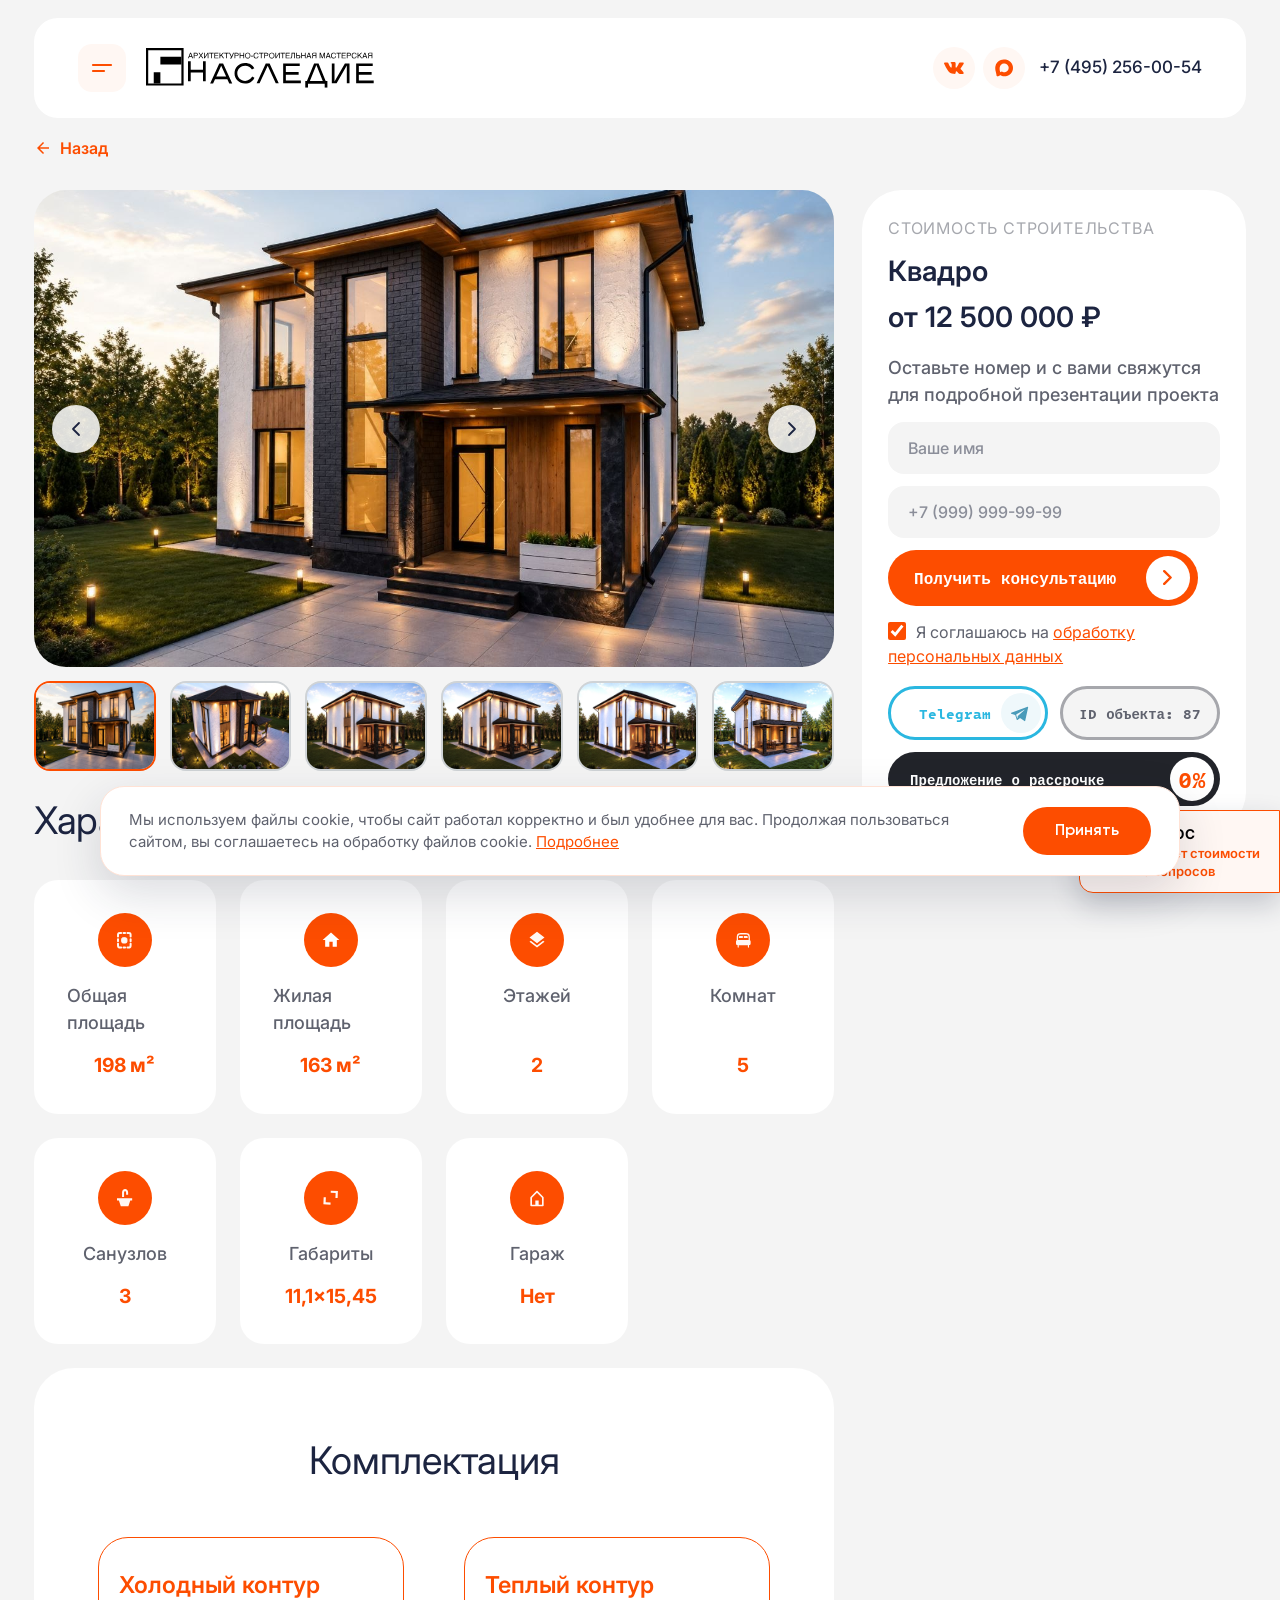
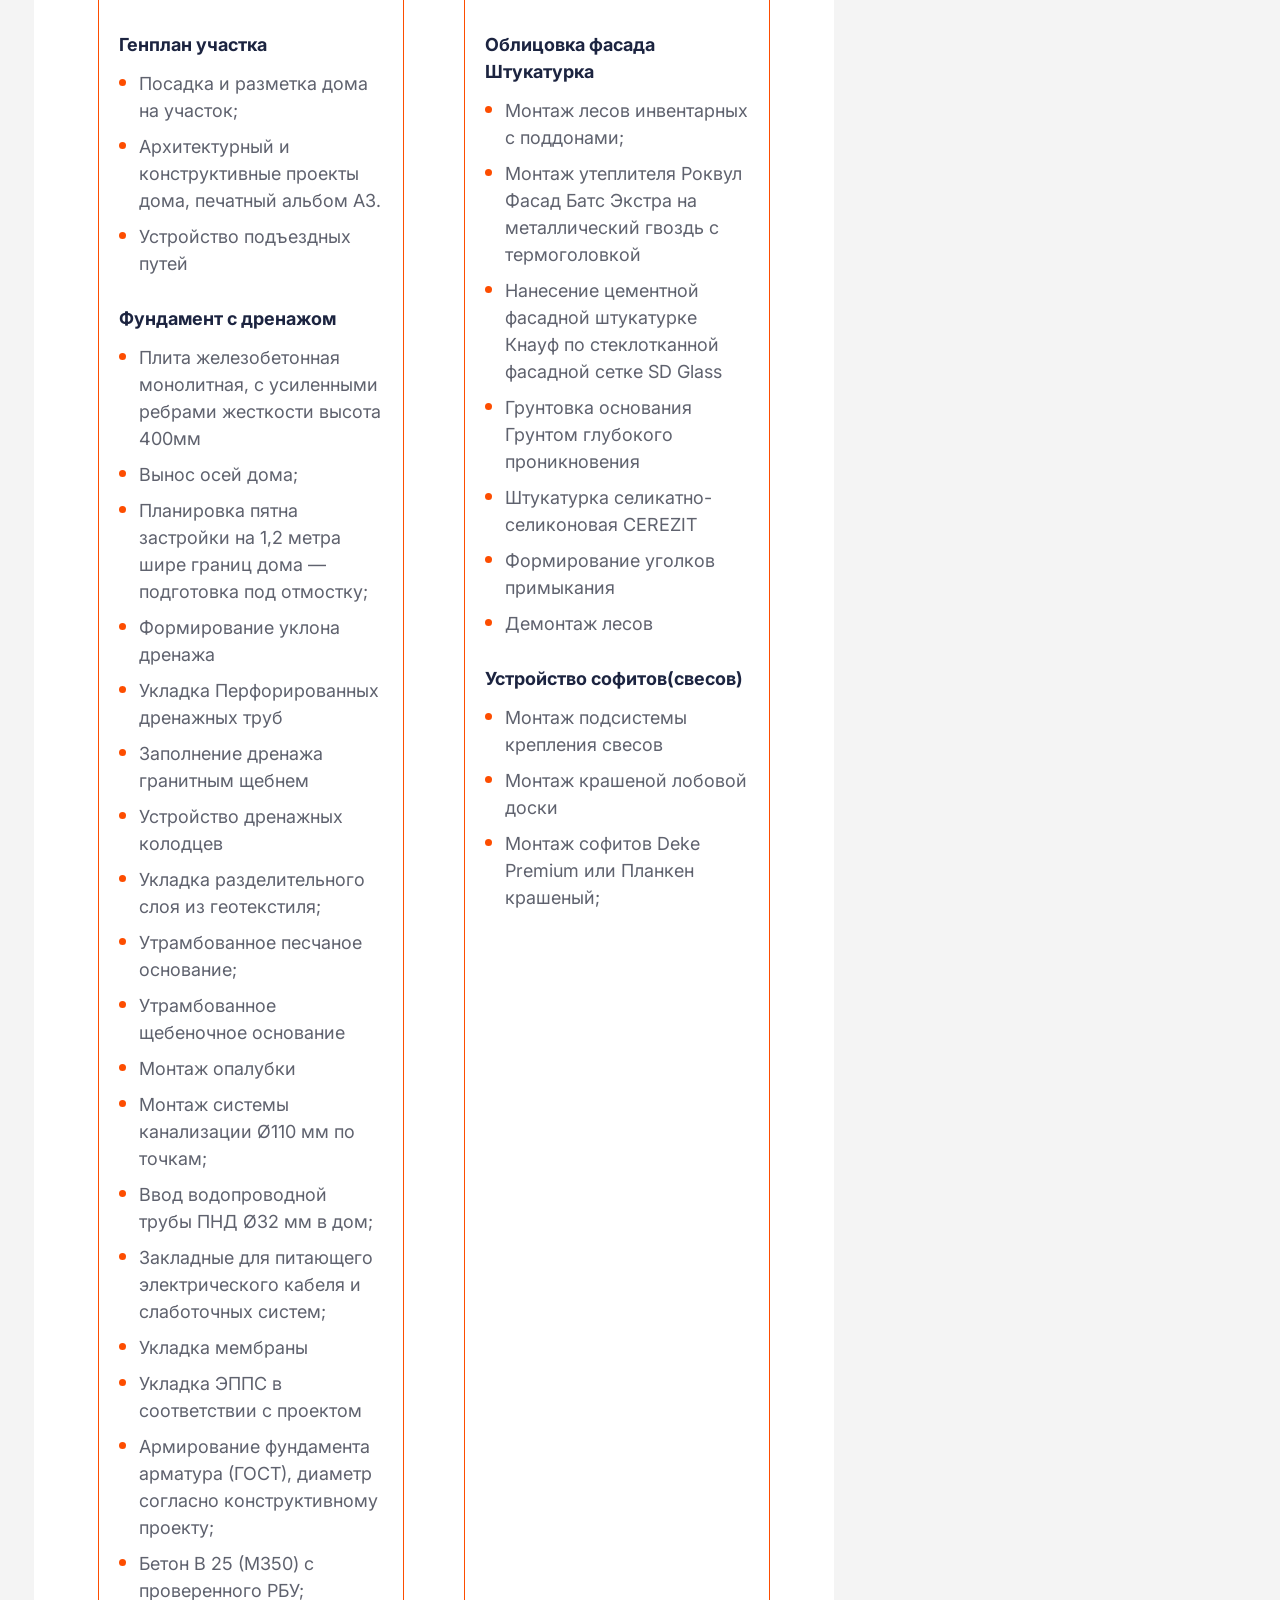
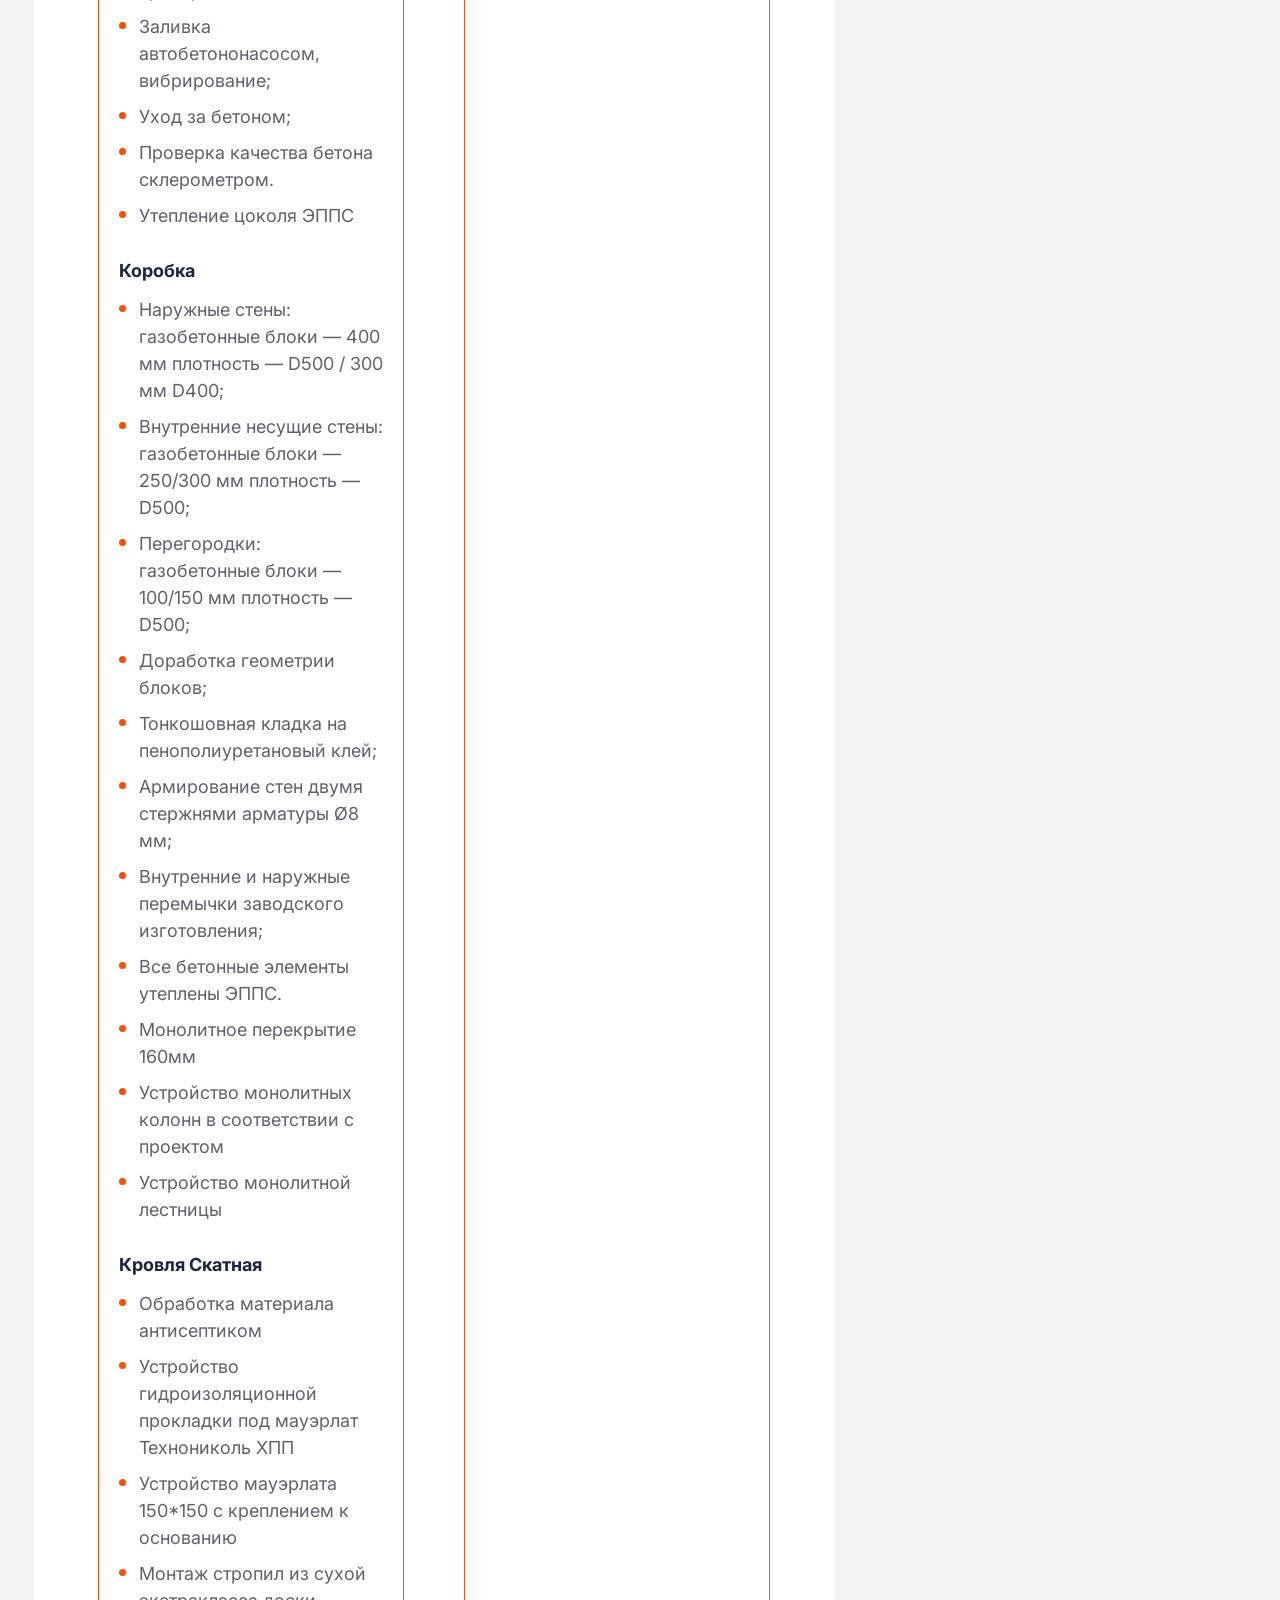
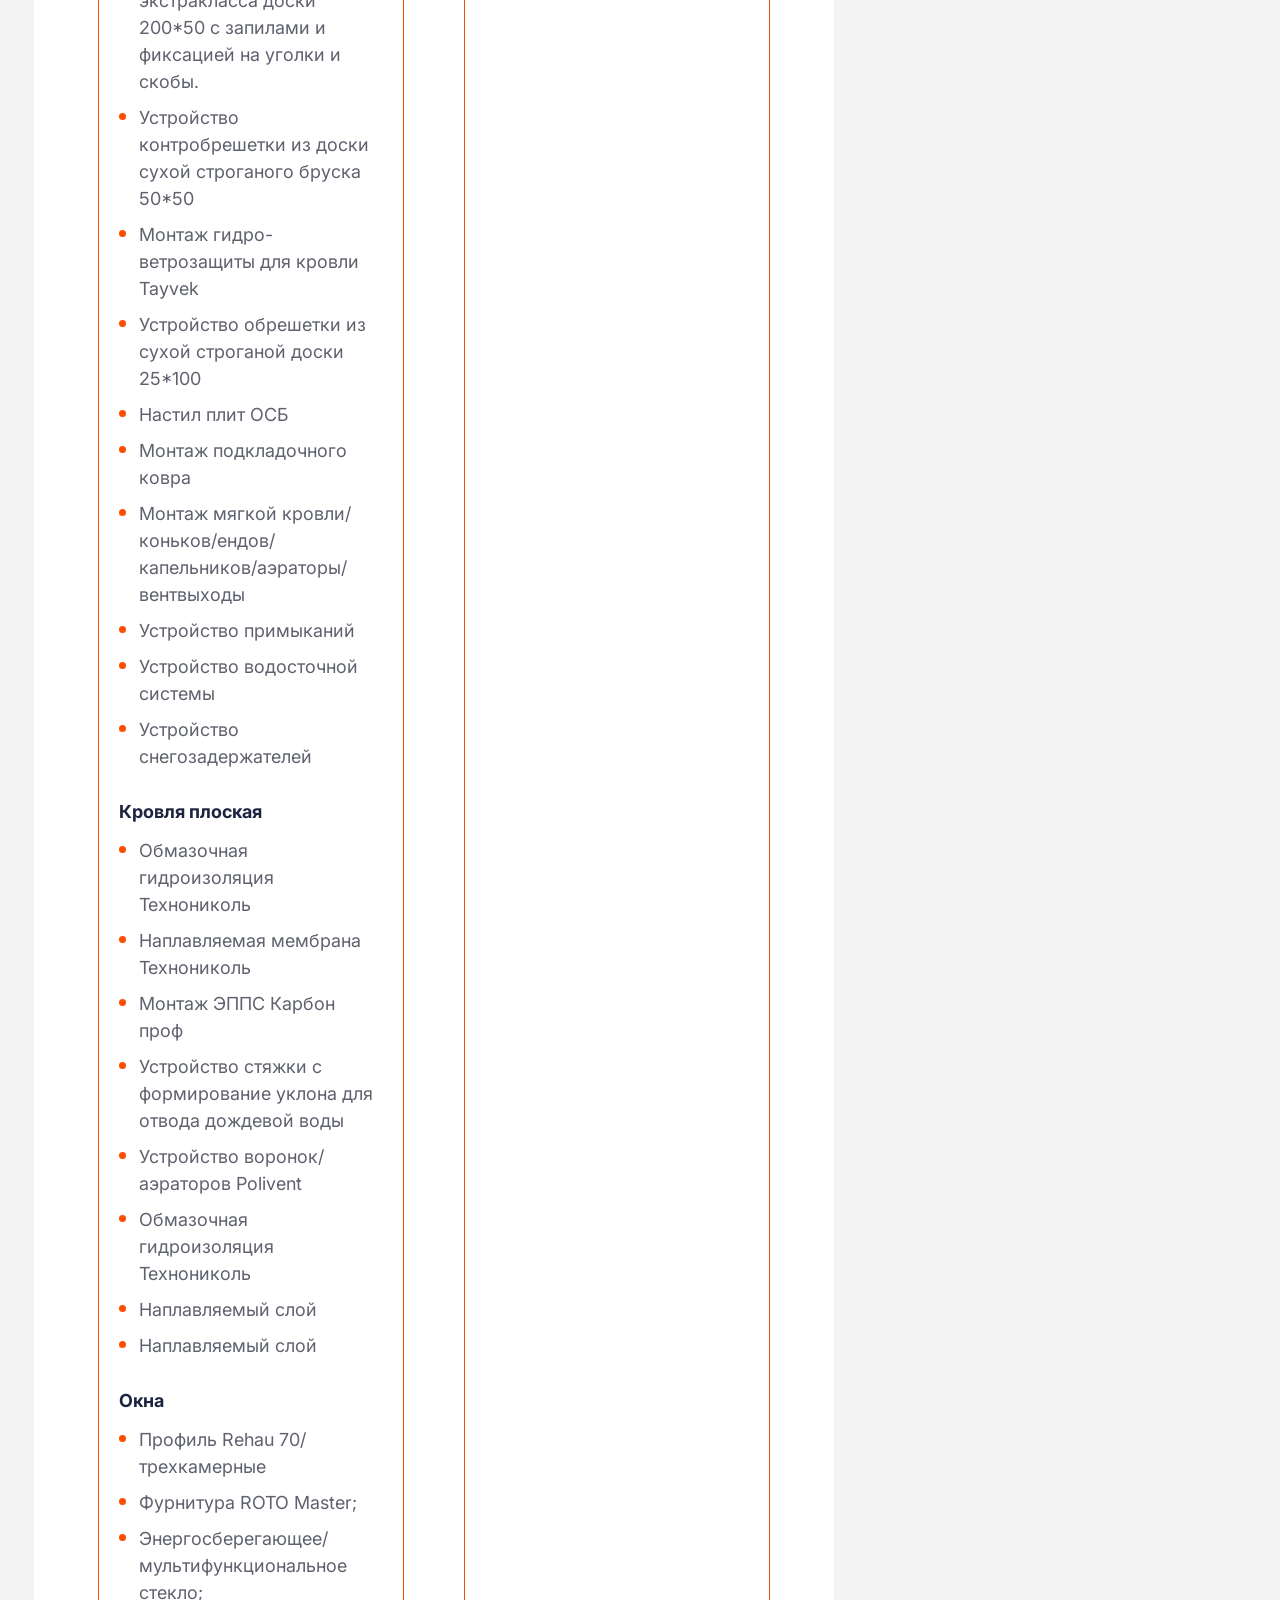
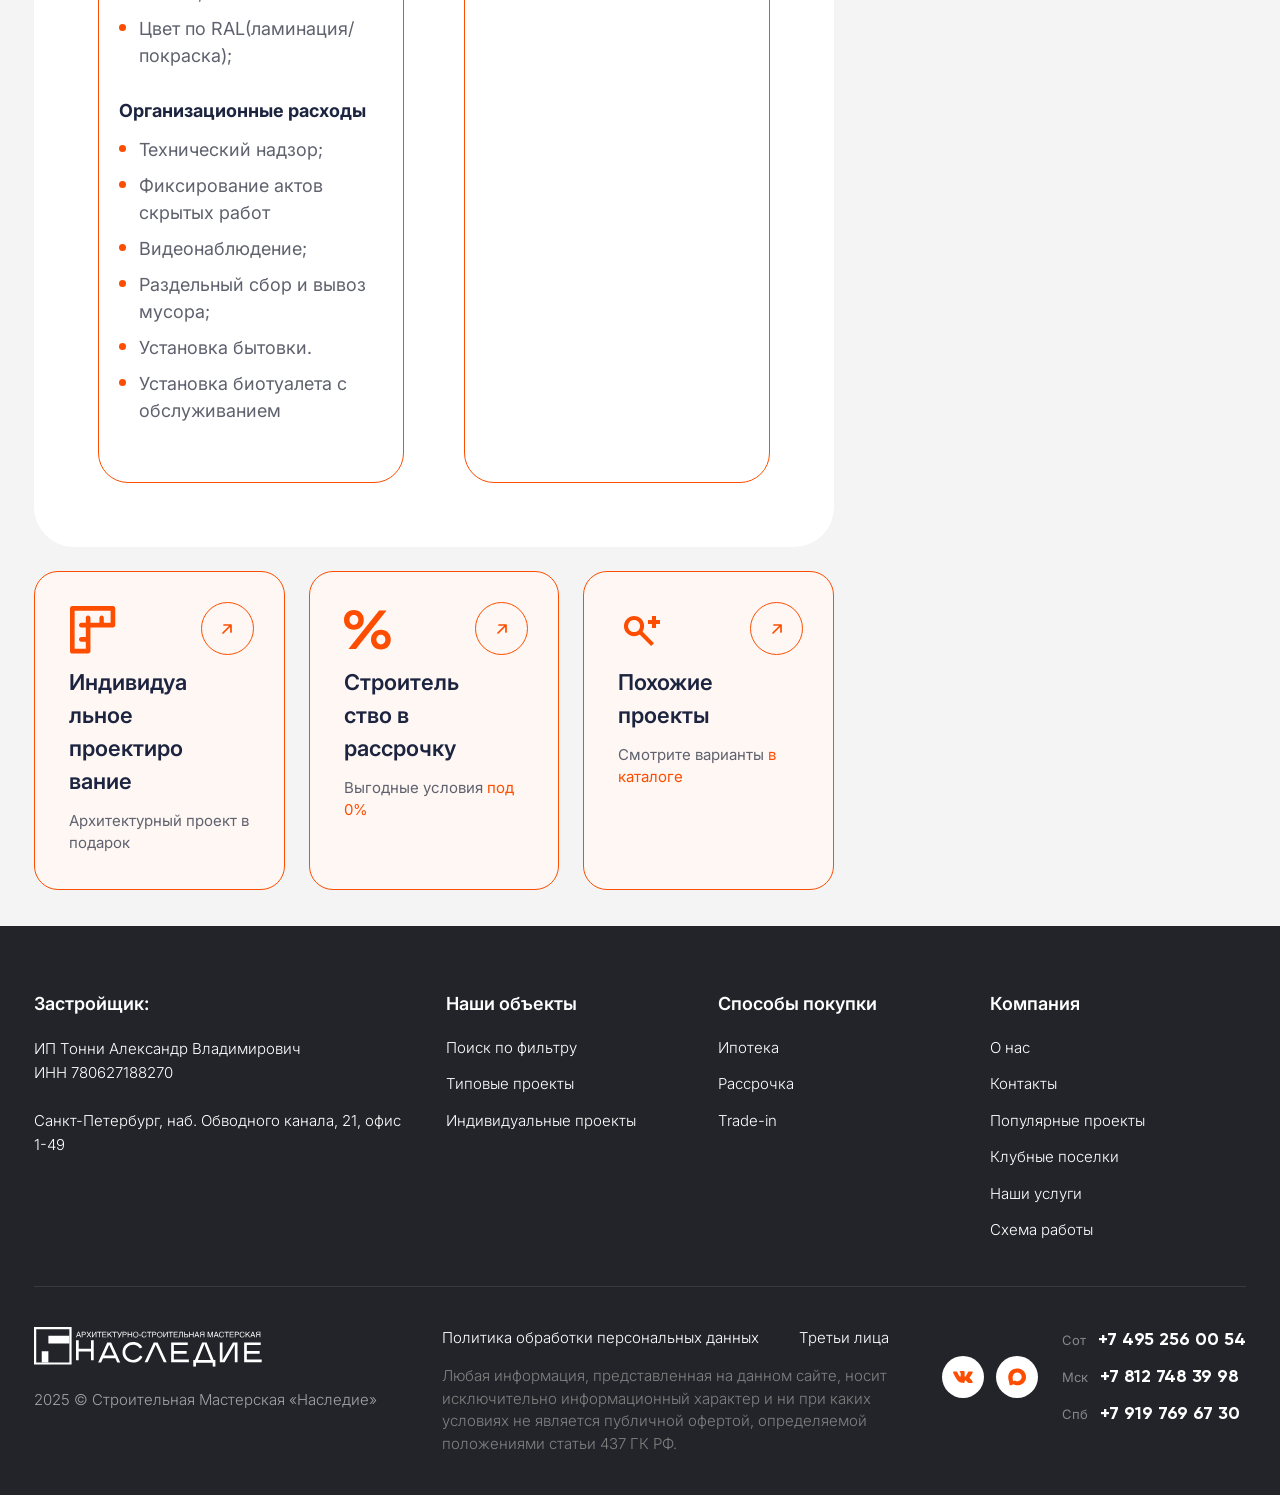
<file: proekty/kvadro.html>
<!doctype html>
<html lang="ru" data-project-id="kvadro">
  <head>
    <meta charset="UTF-8" />
    <base href="/" />
    <meta name="viewport" content="width=device-width, initial-scale=1.0" />
    <title>Квадро — проект дома из газобетона под ключ | Наследие</title>
    <meta name="description" content="Проект дома «Квадро» (классика) из газобетона под ключ: 198 м², 2 эт., 5 комн.. Стоимость от 12 500 000 ₽. Характеристики, комплектация, фото и видео-визитка." />
    <link rel="canonical" href="/proekty/kvadro.html" />
    <meta property="og:type" content="website" />
    <meta property="og:title" content="Квадро — проект дома из газобетона под ключ | Наследие" />
    <meta property="og:description" content="Проект дома «Квадро» (классика) из газобетона под ключ: 198 м², 2 эт., 5 комн.. Стоимость от 12 500 000 ₽. Характеристики, комплектация, фото и видео-визитка." />
    <meta property="og:url" content="/proekty/kvadro.html" />
    <meta property="og:image" content="/img/projects/kvadro/kvadro_1.jpg" />
    <link rel="preconnect" href="https://fonts.googleapis.com" />
    <link rel="preconnect" href="https://fonts.gstatic.com" crossorigin />
    <link
      href="https://fonts.googleapis.com/css2?family=Inter:wght@300;400;500;600;700&display=swap"
      rel="stylesheet"
    />
    <link rel="icon" href="img/ui/favicon.svg" type="image/svg+xml" />
    <link rel="stylesheet" href="css/styles.css?v=84" />
    <link rel="stylesheet" href="css/project.css?v=46" />
    <script>
      /* Режим «как на 1920, но в масштабе»: для ширин 1301–1919px страница
         показывается ровно как на 1920px и пропорционально ужимается (zoom),
         как при уменьшении масштаба в браузере. */
      (function () {
        function applyZoomFit() {
          var d = document.documentElement;
          var iw = window.innerWidth;
          if (iw > 1300 && iw < 1920) {
            d.classList.add("zoomfit");
            d.style.zoom = (d.clientWidth || iw) / 1920;
          } else {
            d.classList.remove("zoomfit");
            d.style.zoom = "";
          }
        }
        applyZoomFit();
        window.addEventListener("resize", applyZoomFit);
        document.addEventListener("DOMContentLoaded", applyZoomFit);
        window.addEventListener("load", applyZoomFit);
      })();
    </script>
  </head>
  <body>
    <!-- ===================== ШАПКА ===================== -->
    <header class="header">
      <button class="burger" aria-label="Меню">
        <svg viewBox="0 0 24 24" fill="none">
          <path
            d="M3 9h18M3 15h11"
            stroke="currentColor"
            stroke-width="2.2"
            stroke-linecap="round"
          />
        </svg>
      </button>
      <a href="index.html" class="logo"
        ><img
          src="img/ui/logo.svg"
          alt="Наследие — архитектурно-строительная мастерская"
      /></a>
      <nav class="nav">
        <a href="index.html#projects" class="nav__link"
          >Проекты
          <svg class="nav__caret" viewBox="0 0 10 6" fill="none">
            <path
              d="M1 1l4 4 4-4"
              stroke="currentColor"
              stroke-width="1.6"
              stroke-linecap="round"
            />
          </svg>
        </a>
        <a href="index.html#trust" class="nav__link">О компании</a>
        <a href="index.html#examples" class="nav__link">Примеры работ</a>
        <a href="index.html#footer" class="nav__link">Контакты</a>
      </nav>
      <div class="header__right">
        <div class="socials">
          <a href="#" class="social" aria-label="ВКонтакте"
            ><img src="img/icons/vk.svg" alt="VK"
          /></a>
          <a href="#" class="social" aria-label="MAX"
            ><img src="img/icons/max.svg" alt="MAX"
          /></a>
        </div>
        <a href="tel:+74952560054" class="header__phone">+7 (495) 256-00-54</a>
        <button
          class="btn-outline"
          data-modal-open
          data-modal-title="Скачать каталог в PDF"
          data-modal-text="Оставьте контакты — пришлём каталог проектов в PDF."
          data-modal-nocomment
        >
          Скачать каталог в PDF<img src="img/icons/download.svg" alt="" />
        </button>
      </div>
    </header>

    <div class="container">
      <a href="index.html#projects" class="back-link">
        <img src="img/ui/arrow-end.svg" alt="" />
        Назад
      </a>
      <!-- ===== ЛЕВАЯ КОЛОНКА (галерея + характеристики, скроллится) +
                  ПРАВАЯ КОЛОНКА (карточка покупки, липкая) ===== -->
      <div class="project-layout">
        <div class="gallery">
          <div class="gallery__main is-skeleton">
            <img alt="" />
            <button class="gallery__nav gallery__nav--prev" aria-label="Назад">
              <svg viewBox="0 0 22 22" fill="none">
                <path
                  d="M14 5l-6 6 6 6"
                  stroke="currentColor"
                  stroke-width="1.8"
                  stroke-linecap="round"
                  stroke-linejoin="round"
                />
              </svg>
            </button>
            <button class="gallery__nav gallery__nav--next" aria-label="Вперёд">
              <svg viewBox="0 0 22 22" fill="none">
                <path
                  d="M8 5l6 6-6 6"
                  stroke="currentColor"
                  stroke-width="1.8"
                  stroke-linecap="round"
                  stroke-linejoin="round"
                />
              </svg>
            </button>
          </div>
          <div class="gallery__thumbs-wrap">
            <div class="gallery__thumbs">
              <div class="gallery__thumb is-skeleton"></div>
              <div class="gallery__thumb is-skeleton"></div>
              <div class="gallery__thumb is-skeleton"></div>
              <div class="gallery__thumb is-skeleton"></div>
              <div class="gallery__thumb is-skeleton"></div>
              <div class="gallery__thumb is-skeleton"></div>
            </div>
          </div>
        </div>

        <div class="project-main">
        <!-- ===================== ХАРАКТЕРИСТИКИ ПРОЕКТА ===================== -->
      <section class="section">
        <div class="specs__head">
          <h2 class="section-title">Характеристики проекта</h2>
          <span class="specs__map-badge">КЛАССИКА</span>
        </div>
        <div class="specs-grid">
          <div class="spec-card">
            <span class="spec-card__icon"
              ><img src="img/icons/meta-area-white.svg" alt="" /></span
            ><span class="spec-card__label">Общая площадь</span
            ><span class="spec-card__value">219.28 м²</span>
          </div>
          <div class="spec-card">
            <span class="spec-card__icon"
              ><img src="img/icons/living-area.svg" alt="" /></span
            ><span class="spec-card__label">Жилая площадь</span
            ><span class="spec-card__value">134.27 м²</span>
          </div>
          <div class="spec-card">
            <span class="spec-card__icon"
              ><img src="img/icons/layers.svg" alt="" /></span
            ><span class="spec-card__label">Этажей</span
            ><span class="spec-card__value">2</span>
          </div>
          <div class="spec-card">
            <span class="spec-card__icon"
              ><img src="img/icons/meta-bed-white.svg" alt="" /></span
            ><span class="spec-card__label">Комнат</span
            ><span class="spec-card__value">4</span>
          </div>
          <div class="spec-card">
            <span class="spec-card__icon"
              ><img src="img/icons/meta-bath-white.svg" alt="" /></span
            ><span class="spec-card__label">Санузлов</span
            ><span class="spec-card__value">2</span>
          </div>
          <div class="spec-card">
            <span class="spec-card__icon"
              ><img src="img/icons/dimensions-white.svg" alt="" /></span
            ><span class="spec-card__label">Габариты</span
            ><span class="spec-card__value">10×15</span>
          </div>
          <div class="spec-card">
            <span class="spec-card__icon"
              ><img src="img/icons/garage.svg" alt="" /></span
            ><span class="spec-card__label">Гараж</span
            ><span class="spec-card__value">Нет</span>
          </div>
        </div>
      </section>

      <!-- ===================== КОМПЛЕКТАЦИЯ ===================== -->
      <section class="section complectation">
        <h2 class="complectation__title">Комплектация</h2>
        <div class="complectation__cols">
          <div class="complectation__col">
            <h3 class="complectation__col-title">Холодный контур</h3>
            <div class="complectation__groups">
            <div class="spec-group">
              <h4 class="spec-group__title">Генплан участка</h4>
              <ul>
                <li>Посадка и разметка дома на участок;</li>
                <li>
                  Архитектурный и конструктивные проекты дома, печатный альбом
                  А3.
                </li>
              </ul>
            </div>
            <div class="spec-group">
              <h4 class="spec-group__title">Фундамент</h4>
              <ul>
                <li>Плита железобетонная монолитная;</li>
                <li>Вынос осей дома;</li>
                <li>
                  Планировка пятна застройки на 1,2 метра шире границ дома —
                  подготовка под отмостку;
                </li>
                <li>Укладка разделительного слоя из геотекстиля;</li>
                <li>Утрамбованное песчаное основание;</li>
                <li>Монтаж системы канализации Ø110 мм по точкам;</li>
                <li>Ввод водопроводной трубы ПНД Ø32 мм в дом;</li>
                <li>
                  Закладные для питающего электрического кабеля и слаботочных
                  систем;
                </li>
                <li>
                  Армирование фундамента арматура (ГОСТ), диаметр согласно
                  конструктивному проекту;
                </li>
                <li>Бетон В 25 (М350) с проверенного РБУ;</li>
                <li>Заливка автобетононасосом, вибрирование;</li>
                <li>Уход за бетоном;</li>
                <li>Проверка качества бетона склерометром.</li>
              </ul>
            </div>
            <div class="spec-group">
              <h4 class="spec-group__title">Коробка</h4>
              <ul>
                <li>
                  Наружные стены: газобетонные блоки — 400 мм плотность — D500 /
                  300 мм D400;
                </li>
                <li>
                  Внутренние несущие стены: газобетонные блоки — 250/300 мм
                  плотность — D500;
                </li>
                <li>
                  Перегородки: газобетонные блоки — 100/150 мм плотность — D500;
                </li>
                <li>Доработка геометрии блоков;</li>
                <li>Тонкошовная кладка на пенополиуретановый клей;</li>
                <li>Армирование стен двумя стержнями арматуры Ø12 мм;</li>
                <li>
                  Внутренние и наружные перемычки заводского изготовления;
                </li>
                <li>Все бетонные элементы утеплены ЭППС.</li>
              </ul>
            </div>
            <div class="spec-group">
              <h4 class="spec-group__title">Кровля</h4>
              <ul>
                <li>
                  Перекрытие — сборная железобетонная плита заводского
                  изготовления / монолитное перекрытие;
                </li>
                <li>Направляемая пароизоляция «Технониколь».</li>
              </ul>
            </div>
            <div class="spec-group">
              <h4 class="spec-group__title">Организационные расходы</h4>
              <ul>
                <li>Технический надзор;</li>
                <li>Видеонаблюдение;</li>
                <li>Раздельный сбор и вывоз мусора;</li>
                <li>Установка бытовки.</li>
              </ul>
            </div>
            </div>
            <button class="complectation__more" type="button">Ещё</button>
          </div>
          <div class="complectation__col">
            <h3 class="complectation__col-title">Теплый контур</h3>
            <div class="complectation__groups">
            <div class="spec-group">
              <h4 class="spec-group__title">Генплан участка</h4>
              <ul>
                <li>Посадка и разметка дома на участок;</li>
                <li>
                  Архитектурный и конструктивные проекты дома, печатный альбом
                  А3.
                </li>
              </ul>
            </div>
            <div class="spec-group">
              <h4 class="spec-group__title">Фундамент</h4>
              <ul>
                <li>Плита железобетонная монолитная;</li>
                <li>Вынос осей дома;</li>
                <li>
                  Планировка пятна застройки на 1,2 метра шире границ дома;
                </li>
                <li>Укладка разделительного слоя из геотекстиля;</li>
                <li>Утрамбованное песчаное основание;</li>
                <li>Гидроизоляционная мембрана PLANTER standart;</li>
                <li>Монтаж системы канализации Ø110 мм по точкам;</li>
                <li>Ввод водопроводной трубы ПНД Ø32 мм в дом;</li>
                <li>
                  Закладные для питающего электрического кабеля и слаботочных
                  систем;
                </li>
                <li>Армирование фундамента арматура (ГОСТ);</li>
                <li>Бетон В 25 (М350) с проверенного РБУ;</li>
                <li>Заливка автобетононасосом, вибрирование;</li>
                <li>Уход за бетоном, проверка склерометром.</li>
              </ul>
            </div>
            <div class="spec-group">
              <h4 class="spec-group__title">Коробка</h4>
              <ul>
                <li>Утепление и гидроизоляция кровли:</li>
                <li>Мембрана кровельная ПВХ «Технониколь»;</li>
                <li>
                  Разделительный, фильтрационный и защитный слой геотекстиль
                  «Технониколь»;
                </li>
                <li>Полусухая стяжка с разуклонкой;</li>
                <li>Утепление «Технониколь XPS Carbon» 200мм;</li>
                <li>Пароизоляция Биполь ХПП;</li>
                <li>Воронки парапетные «Технониколь»;</li>
                <li>
                  Греющий кабель для обогрева парапетных воронок и водосточной
                  системы;
                </li>
                <li>Аэраторы кровельные;</li>
                <li>
                  Наружные стены: газобетонные блоки (400мм D500 / 300мм D400);
                </li>
                <li>
                  Внутренние несущие стены: газобетонные блоки (250/300мм D500);
                </li>
                <li>Перегородки: газобетонные блоки (100/150мм D500);</li>
                <li>Доработка геометрии блоков, тонкошовная кладка;</li>
                <li>Армирование стен, перемычки, утепление ЭППС.</li>
              </ul>
            </div>
            <div class="spec-group">
              <h4 class="spec-group__title">Кровля</h4>
              <ul>
                <li>Перекрытие — сборная железобетонная плита / монолитное;</li>
                <li>Направляемая пароизоляция «Технониколь».</li>
              </ul>
            </div>
            <div class="spec-group">
              <h4 class="spec-group__title">Окна</h4>
              <ul>
                <li>Профиль согласно Архитектурному проекту.</li>
              </ul>
            </div>
            <div class="spec-group">
              <h4 class="spec-group__title">Организационные расходы</h4>
              <ul>
                <li>Технический надзор, видеонаблюдение;</li>
                <li>Раздельный сбор и вывоз мусора;</li>
                <li>Установка бытовки;</li>
                <li>Регистрация дома.</li>
              </ul>
            </div>
            </div>
            <button class="complectation__more" type="button">Ещё</button>
          </div>
        </div>
      </section>
      <!-- ===================== КАРТОЧКИ-ССЫЛКИ ===================== -->
      <section class="section project-links">
        <a href="#" class="project-link">
          <span class="project-link__icon"
            ><img src="img/icons/plan.svg" alt=""
          /></span>
          <h3 class="project-link__title">Индивидуальное проектирование</h3>
          <p class="project-link__text">Архитектурный проект <span></span>в подарок</p>
          <span class="project-link__arrow"
            ><svg viewBox="0 0 18 18" fill="none">
              <path
                d="M5 13L13 5m0 0H6m7 0v7"
                stroke="currentColor"
                stroke-width="1.7"
                stroke-linecap="round"
                stroke-linejoin="round"
              /></svg
          ></span>
        </a>
        <a href="#" class="project-link">
          <span class="project-link__icon"
            ><img src="img/ui/percent.svg" alt=""
          /></span>
          <h3 class="project-link__title">Строительство в рассрочку</h3>
          <p class="project-link__text">Выгодные условия <span>под 0%</span></p>
          <span class="project-link__arrow"
            ><svg viewBox="0 0 18 18" fill="none">
              <path
                d="M5 13L13 5m0 0H6m7 0v7"
                stroke="currentColor"
                stroke-width="1.7"
                stroke-linecap="round"
                stroke-linejoin="round"
              /></svg
          ></span>
        </a>
        <a href="index.html#projects" class="project-link">
          <span class="project-link__icon"
            ><img src="img/icons/search-small-plus.svg" alt=""
          /></span>
          <h3 class="project-link__title">Похожие проекты</h3>
          <p class="project-link__text">Смотрите варианты <span>в каталоге</span></p>
          <span class="project-link__arrow"
            ><svg viewBox="0 0 18 18" fill="none">
              <path
                d="M5 13L13 5m0 0H6m7 0v7"
                stroke="currentColor"
                stroke-width="1.7"
                stroke-linecap="round"
                stroke-linejoin="round"
              /></svg
          ></span>
        </a>
      </section>

      <!-- ===================== ВИДЕО-ВИЗИТКА ===================== -->
      <section class="section">
        <h2 class="section-title" style="margin-bottom: 28px">Видео-визитка</h2>
        <div class="video-card">
          <img
            src="img/projects/hero.jpg"
            alt="Видео-визитка проекта «Калипсо»"
          />
          <span class="video-card__play"
            ><img src="img/ui/play.png" alt=""
          /></span>
          <span class="video-card__bar"></span>
        </div>
      </section>
        </div>
        <!-- /.project-main -->

        <aside class="project-aside">
          <div class="buy-card">
            <p class="buy-card__label">Стоимость строительства</p>
            <div class="buy-card__head">
              <div class="buy-card__title">
                <h1 class="buy-card__name">Квадро</h1>
                <span class="buy-card__type">КЛАССИКА</span>
              </div>
              <span class="buy-card__price">от 12 500 000 ₽</span>
            </div>
            <div class="buy-card__actions">
              <button
                class="btn-primary"
                data-modal-open
                data-modal-title="Заказать звонок"
                data-modal-text=""
                data-modal-nocomment
              >
                Заказать звонок<span class="btn-circle">
                  <img src="img/ui/arrow.svg" alt="" />
                </span>
              </button>
              <button
                class="btn-present"
                id="presentBtn"
                data-modal-open
                data-modal-title="Оставьте заявку"
              >
                Презентация
                <span class="btn-circle"
                  ><img src="img/icons/file.svg" alt=""
                /></span>
              </button>
            </div>
            <p class="buy-card__hint">
              Оставьте номер и с вами свяжутся для подробной презентации проекта
            </p>
            <form data-lead-form>
              <input
                class="form-field"
                type="text"
                placeholder="Ваше имя"
                required
              />
              <input
                class="form-field"
                type="tel"
                placeholder="+7 (999) 999-99-99"
                required
              />
              <button type="submit" class="btn-submit">
                Получить консультацию<span class="btn-circle"
                  ><img src="img/ui/arrow.svg" alt=""
                /></span>
              </button>
              <label class="buy-card__consent"
                ><input type="checkbox" checked />Я соглашаюсь на
                <a href="#">обработку персональных данных</a></label
              >
            </form>
            <div class="buy-card__row">
              <a href="#" class="buy-card__tg">
                <span>Telegram</span>
                <img src="img/icons/telegram.svg" alt="" />
              </a>
              <span class="buy-card__id">ID объекта: 87</span>
            </div>
            <div class="buy-card__installment">
              Предложение о рассрочке<span class="pct">0%</span>
            </div>
          </div>
        </aside>
      </div>
      <!-- /.project-layout -->
    </div>
    <!-- /.container -->

    <!-- ===================== ПОДВАЛ ===================== -->
    <footer class="footer" id="footer">
      <div class="container" style="padding: 0">
        <div class="footer__top">
          <div class="footer__col">
            <p class="footer__col-title">Застройщик:</p>
            <p class="footer__addr">
              ИП Тонни Александр Владимирович<br />ИНН 780627188270<br /><br />Санкт-Петербург,
              наб. Обводного канала, 21, офис 1-49
            </p>
          </div>
          <div class="footer__col">
            <p class="footer__col-title">Наши объекты</p>
            <div class="footer__links">
              <a href="index.html#projects">Поиск по фильтру</a
              ><a href="index.html#projects">Типовые проекты</a
              ><a href="index.html#projects">Индивидуальные проекты</a>
            </div>
          </div>
          <div class="footer__col">
            <p class="footer__col-title">Способы покупки</p>
            <div class="footer__links">
              <a href="#">Ипотека</a><a href="#">Рассрочка</a
              ><a href="#">Trade-in</a>
            </div>
          </div>
          <div class="footer__col">
            <p class="footer__col-title">Компания</p>
            <div class="footer__links">
              <a href="#">О нас</a><a href="#footer">Контакты</a
              ><a href="index.html#projects">Популярные проекты</a
              ><a href="#">Клубные поселки</a><a href="#">Наши услуги</a
              ><a href="#">Схема работы</a>
            </div>
          </div>
        </div>
        <div class="footer__bottom">
          <div class="footer__bottom-left">
            <a href="index.html" class="footer__logo"
              ><img src="img/ui/logo.svg" alt="Наследие"
            /></a>
            <p class="footer__copy">
              2025 © Строительная Мастерская «Наследие»
            </p>
          </div>
          <div class="footer__bottom-mid">
            <div class="footer__legal">
              <a href="#">Политика обработки персональных данных</a
              ><a href="#">Третьи лица</a>
            </div>
            <p class="footer__disclaimer">
              Любая информация, представленная на данном сайте, носит
              исключительно информационный характер и ни при каких условиях не
              является публичной офертой, определяемой положениями статьи 437 ГК
              РФ.
            </p>
          </div>
          <div class="footer__bottom-right">
            <div class="footer__socials">
              <a href="#" class="social" aria-label="ВКонтакте"
                ><img src="img/icons/vk.svg" alt="VK"
              /></a>
              <a href="#" class="social" aria-label="MAX"
                ><img src="img/icons/max.svg" alt="MAX"
              /></a>
            </div>
            <div class="footer__contacts-bottom">
              <div class="footer__contact">
                <span>Сот</span><a href="tel:+74952560054">+7 495 256 00 54</a>
              </div>
              <div class="footer__contact">
                <span>Мск</span><a href="tel:+78127483992">+7 812 748 39 98</a>
              </div>
              <div class="footer__contact">
                <span>Спб</span><a href="tel:+79197696730">+7 919 769 67 30</a>
              </div>
            </div>
          </div>
        </div>
      </div>
    </footer>

    <!-- ===================== ПЛАВАЮЩАЯ КНОПКА ОПРОСА ===================== -->
      

    <a class="quiz-fab" href="quiz.html" aria-label="Пройти опрос">
      <span
        class="quiz-fab__close"
        role="button"
        tabindex="0"
        aria-label="Скрыть опрос"
        >&times;</span
      >
      <span class="quiz-fab__icon">
        <img src="img/icons/survey.svg" alt="Иконка опроса" />
      </span>
      <span class="quiz-fab__body">
        <span class="quiz-fab__label">Опрос</span>
        <span class="quiz-fab__title">Расчёт стоимости</span>
        <span class="quiz-fab__title">6 вопросов</span>
      </span>
    </a>

    <!-- ===================== МОДАЛЬНОЕ ОКНО ===================== -->
    <div class="modal">
      <div class="modal__box">
        <button class="modal__close" data-modal-close aria-label="Закрыть">
          &times;
        </button>
        <h3 class="modal__title">Оставьте заявку</h3>
        <p class="modal__text">
          Заполните форму, и мы свяжемся с вами для подробной презентации
          проекта «Калипсо».
        </p>
        <form data-lead-form>
          <input
            class="form-field"
            type="text"
            placeholder="Ваше имя"
            required
          />
          <input
            class="form-field"
            type="tel"
            placeholder="+7 (999) 999-99-99"
            required
          />
          <textarea class="form-field" placeholder="Комментарий"></textarea>
          <button
            type="submit"
            class="btn-submit"
            style="width: 100%; margin-top: 8px"
          >
            Отправить<span class="btn-circle"
              ><svg viewBox="0 0 22 22" fill="none">
                <path
                  d="M5 11h12m0 0l-5-5m5 5l-5 5"
                  stroke="#FD4D00"
                  stroke-width="1.8"
                  stroke-linecap="round"
                  stroke-linejoin="round"
                /></svg
            ></span>
          </button>
          <label class="form-consent" style="margin-top: 14px">
            <input type="checkbox" checked required />Я соглашаюсь на
            <a href="#">обработку персональных данных</a>
          </label>
        </form>
      </div>
    </div>

    <script src="js/houses-data.js?v=8"></script>
    <script src="js/main.js?v=25"></script>
    <script src="js/project.js?v=15"></script>
  </body>
</html>
</file>
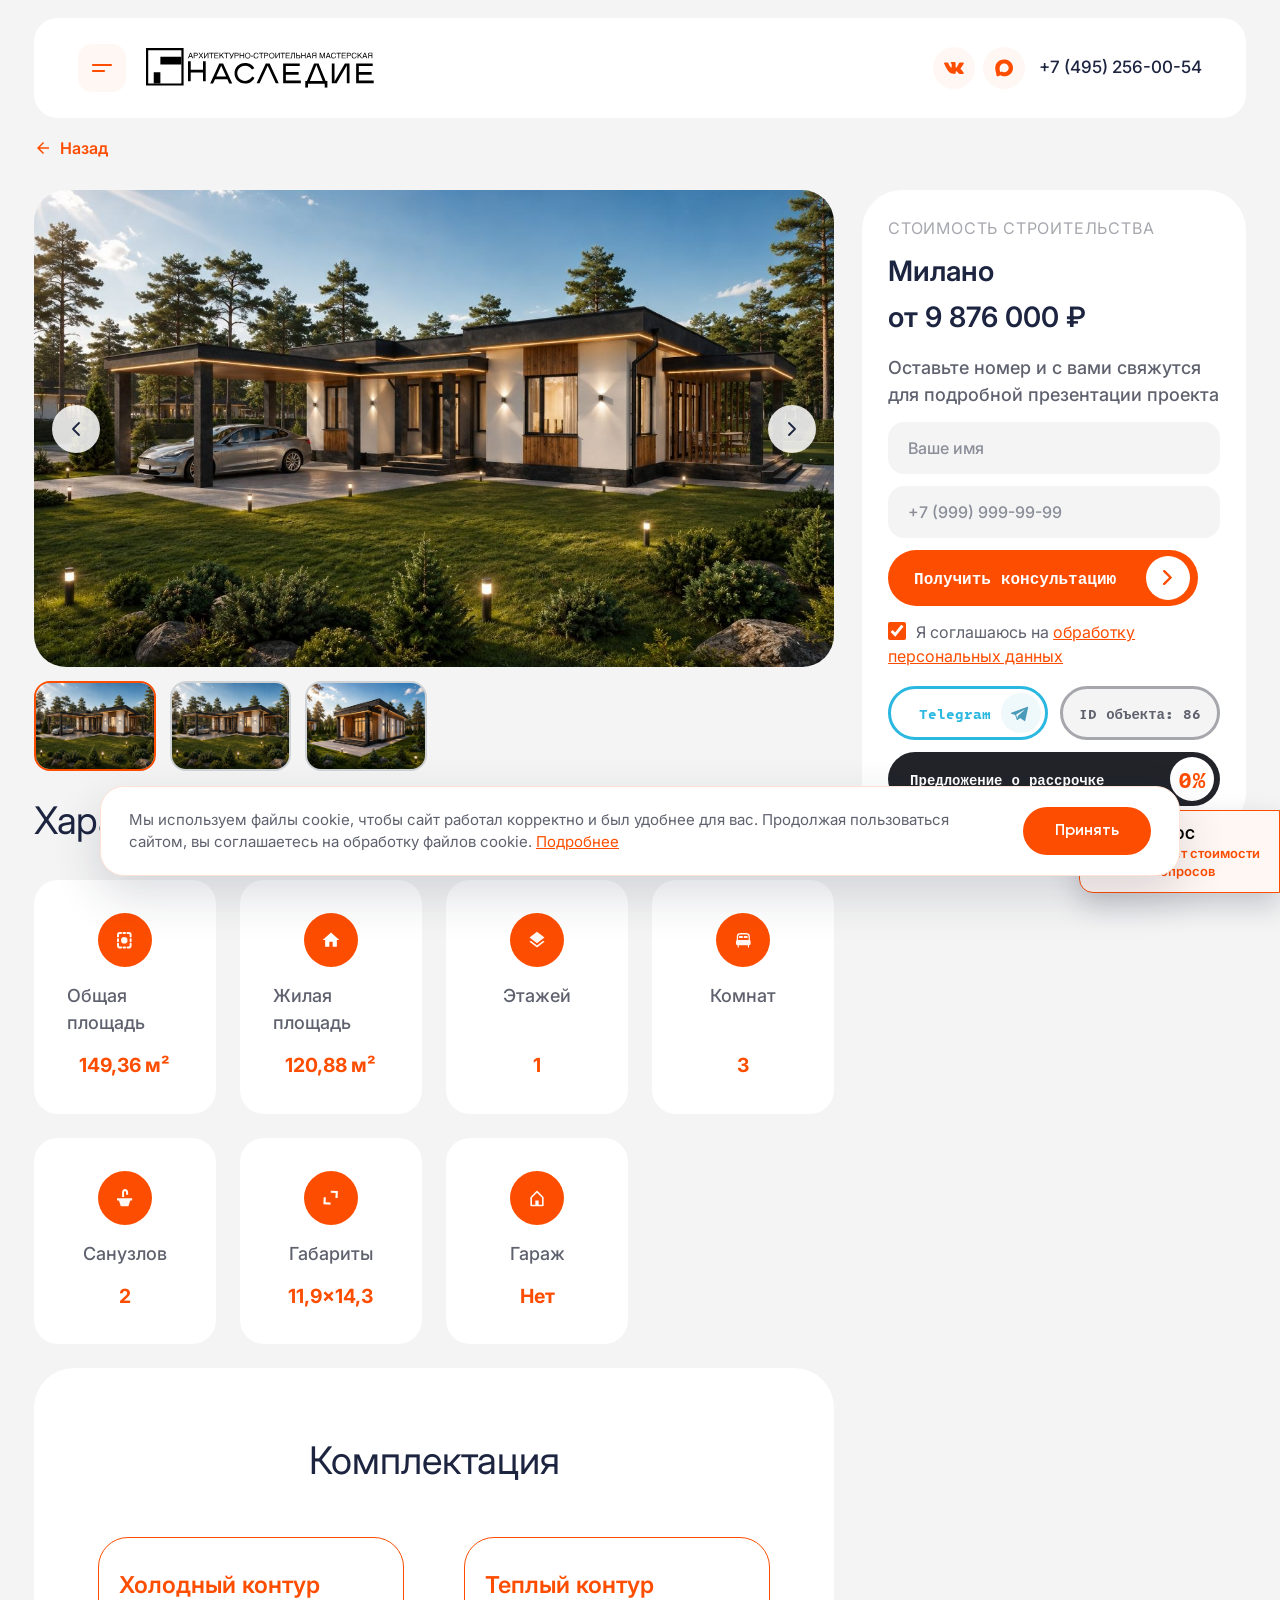
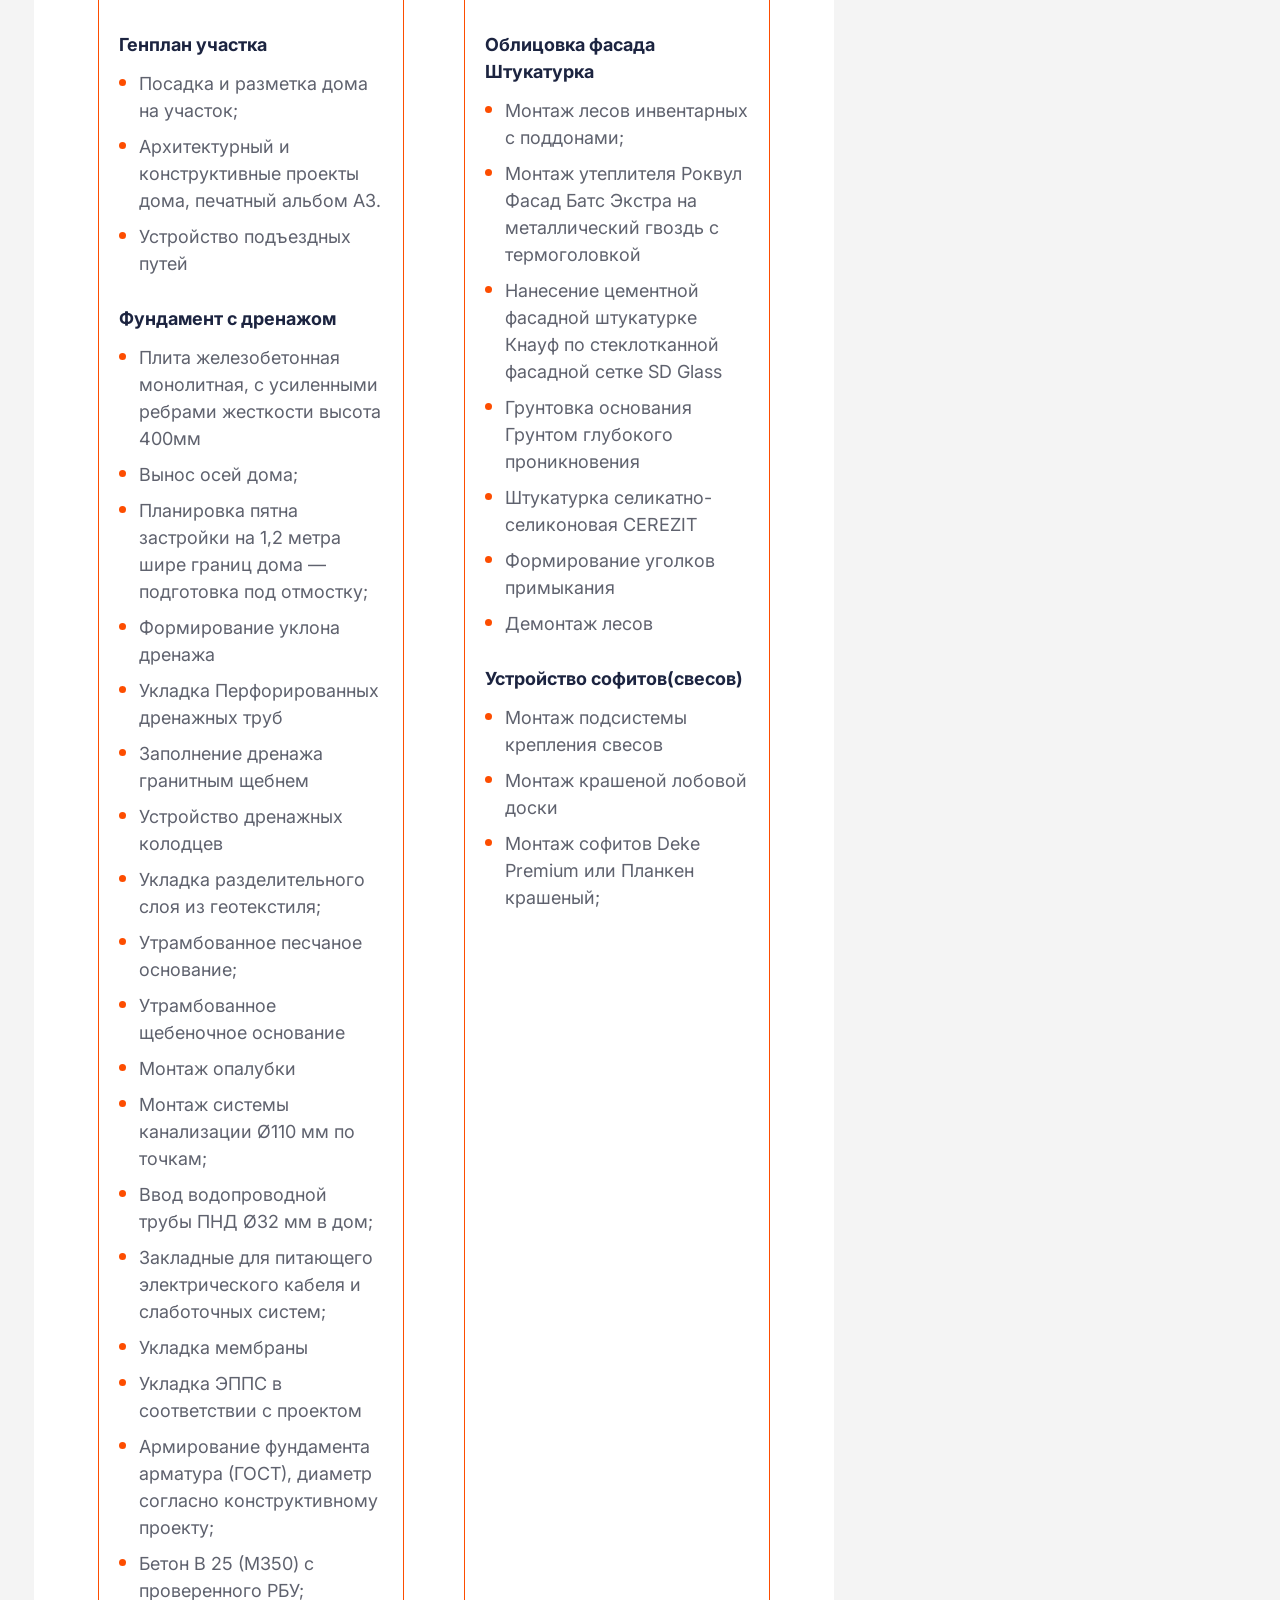
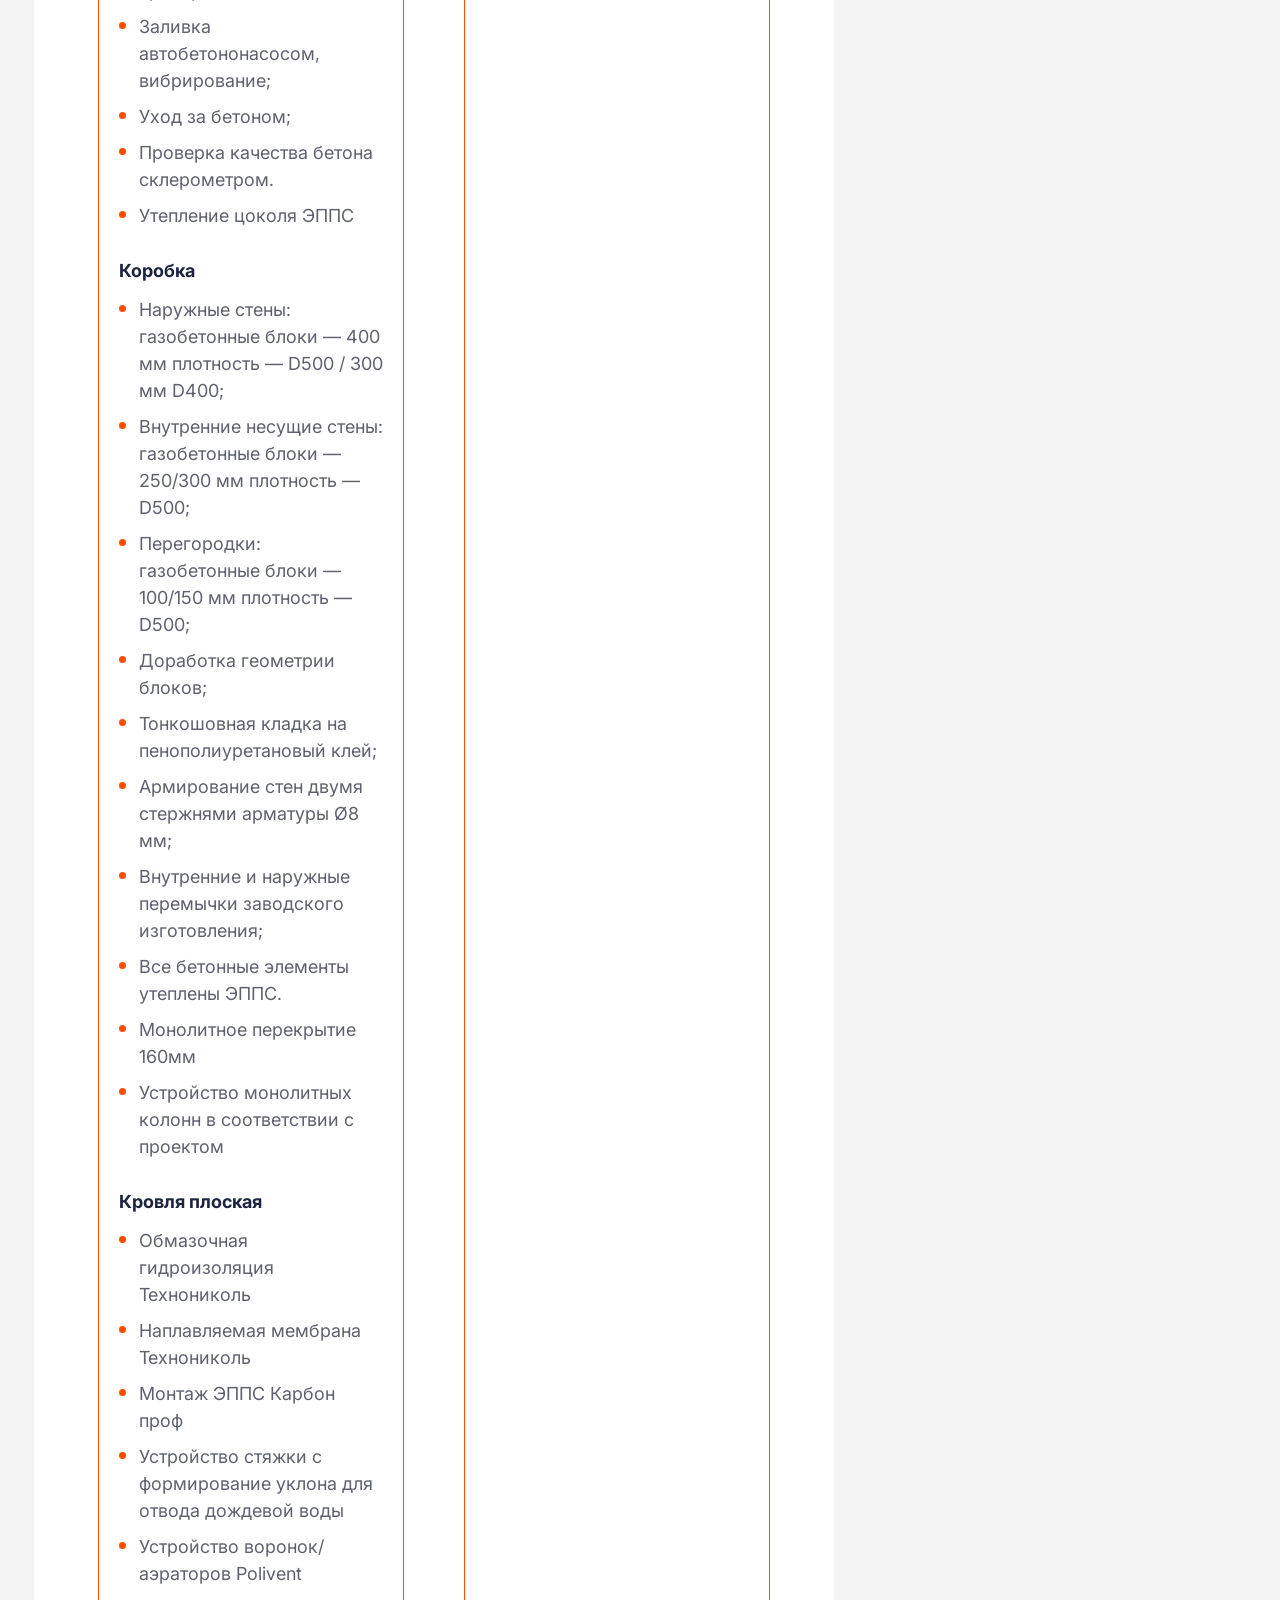
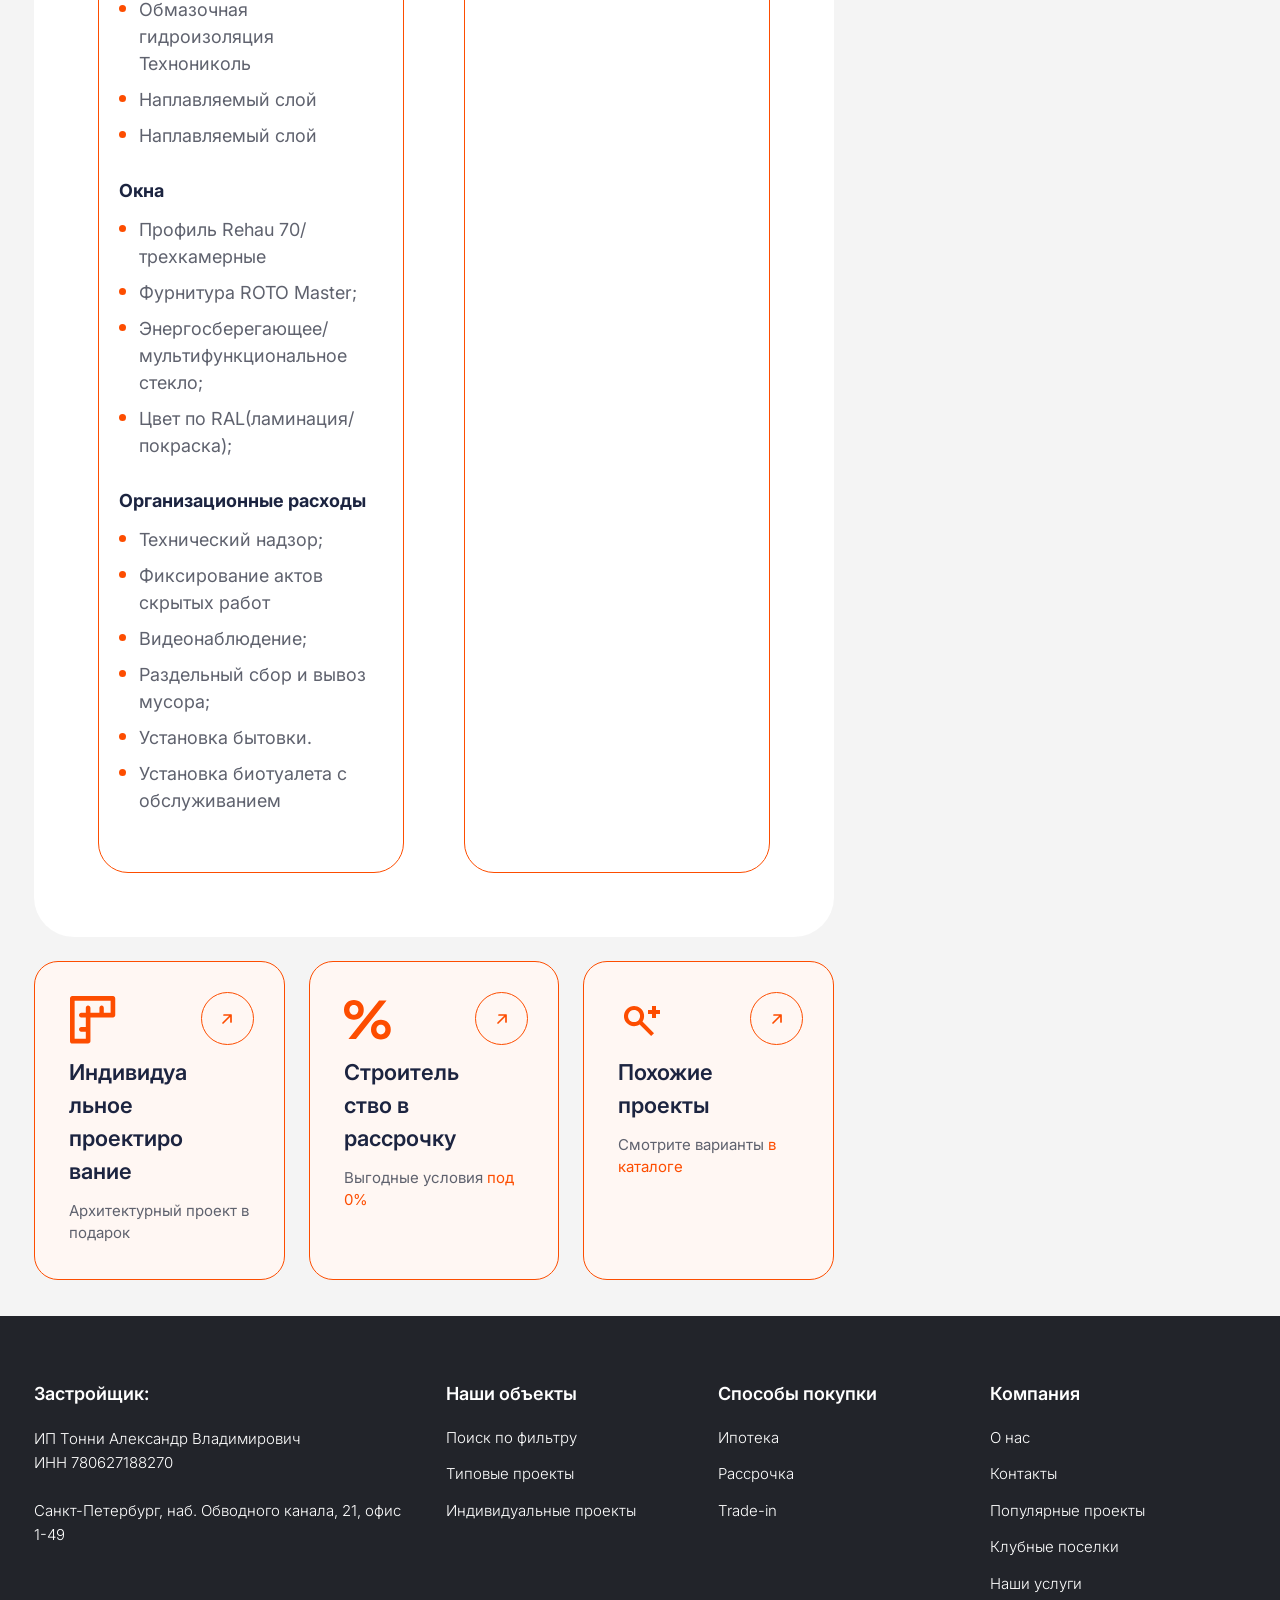
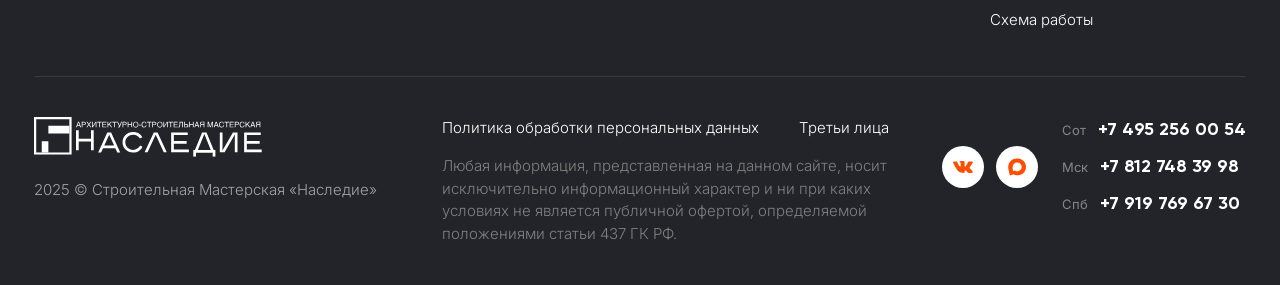
<file: proekty/milano.html>
<!doctype html>
<html lang="ru" data-project-id="milano">
  <head>
    <meta charset="UTF-8" />
    <base href="/" />
    <meta name="viewport" content="width=device-width, initial-scale=1.0" />
    <title>Милано — проект дома из газобетона под ключ | Наследие</title>
    <meta name="description" content="Проект дома «Милано» (классика) из газобетона под ключ: 149,36 м², 1 эт., 3 комн.. Стоимость от 9 876 000 ₽. Характеристики, комплектация, фото и видео-визитка." />
    <link rel="canonical" href="/proekty/milano.html" />
    <meta property="og:type" content="website" />
    <meta property="og:title" content="Милано — проект дома из газобетона под ключ | Наследие" />
    <meta property="og:description" content="Проект дома «Милано» (классика) из газобетона под ключ: 149,36 м², 1 эт., 3 комн.. Стоимость от 9 876 000 ₽. Характеристики, комплектация, фото и видео-визитка." />
    <meta property="og:url" content="/proekty/milano.html" />
    <meta property="og:image" content="/img/projects/milano/milano_1.jpg" />
    <link rel="preconnect" href="https://fonts.googleapis.com" />
    <link rel="preconnect" href="https://fonts.gstatic.com" crossorigin />
    <link
      href="https://fonts.googleapis.com/css2?family=Inter:wght@300;400;500;600;700&display=swap"
      rel="stylesheet"
    />
    <link rel="icon" href="img/ui/favicon.svg" type="image/svg+xml" />
    <link rel="stylesheet" href="css/styles.css?v=84" />
    <link rel="stylesheet" href="css/project.css?v=46" />
    <script>
      /* Режим «как на 1920, но в масштабе»: для ширин 1301–1919px страница
         показывается ровно как на 1920px и пропорционально ужимается (zoom),
         как при уменьшении масштаба в браузере. */
      (function () {
        function applyZoomFit() {
          var d = document.documentElement;
          var iw = window.innerWidth;
          if (iw > 1300 && iw < 1920) {
            d.classList.add("zoomfit");
            d.style.zoom = (d.clientWidth || iw) / 1920;
          } else {
            d.classList.remove("zoomfit");
            d.style.zoom = "";
          }
        }
        applyZoomFit();
        window.addEventListener("resize", applyZoomFit);
        document.addEventListener("DOMContentLoaded", applyZoomFit);
        window.addEventListener("load", applyZoomFit);
      })();
    </script>
  </head>
  <body>
    <!-- ===================== ШАПКА ===================== -->
    <header class="header">
      <button class="burger" aria-label="Меню">
        <svg viewBox="0 0 24 24" fill="none">
          <path
            d="M3 9h18M3 15h11"
            stroke="currentColor"
            stroke-width="2.2"
            stroke-linecap="round"
          />
        </svg>
      </button>
      <a href="index.html" class="logo"
        ><img
          src="img/ui/logo.svg"
          alt="Наследие — архитектурно-строительная мастерская"
      /></a>
      <nav class="nav">
        <a href="index.html#projects" class="nav__link"
          >Проекты
          <svg class="nav__caret" viewBox="0 0 10 6" fill="none">
            <path
              d="M1 1l4 4 4-4"
              stroke="currentColor"
              stroke-width="1.6"
              stroke-linecap="round"
            />
          </svg>
        </a>
        <a href="index.html#trust" class="nav__link">О компании</a>
        <a href="index.html#examples" class="nav__link">Примеры работ</a>
        <a href="index.html#footer" class="nav__link">Контакты</a>
      </nav>
      <div class="header__right">
        <div class="socials">
          <a href="#" class="social" aria-label="ВКонтакте"
            ><img src="img/icons/vk.svg" alt="VK"
          /></a>
          <a href="#" class="social" aria-label="MAX"
            ><img src="img/icons/max.svg" alt="MAX"
          /></a>
        </div>
        <a href="tel:+74952560054" class="header__phone">+7 (495) 256-00-54</a>
        <button
          class="btn-outline"
          data-modal-open
          data-modal-title="Скачать каталог в PDF"
          data-modal-text="Оставьте контакты — пришлём каталог проектов в PDF."
          data-modal-nocomment
        >
          Скачать каталог в PDF<img src="img/icons/download.svg" alt="" />
        </button>
      </div>
    </header>

    <div class="container">
      <a href="index.html#projects" class="back-link">
        <img src="img/ui/arrow-end.svg" alt="" />
        Назад
      </a>
      <!-- ===== ЛЕВАЯ КОЛОНКА (галерея + характеристики, скроллится) +
                  ПРАВАЯ КОЛОНКА (карточка покупки, липкая) ===== -->
      <div class="project-layout">
        <div class="gallery">
          <div class="gallery__main is-skeleton">
            <img alt="" />
            <button class="gallery__nav gallery__nav--prev" aria-label="Назад">
              <svg viewBox="0 0 22 22" fill="none">
                <path
                  d="M14 5l-6 6 6 6"
                  stroke="currentColor"
                  stroke-width="1.8"
                  stroke-linecap="round"
                  stroke-linejoin="round"
                />
              </svg>
            </button>
            <button class="gallery__nav gallery__nav--next" aria-label="Вперёд">
              <svg viewBox="0 0 22 22" fill="none">
                <path
                  d="M8 5l6 6-6 6"
                  stroke="currentColor"
                  stroke-width="1.8"
                  stroke-linecap="round"
                  stroke-linejoin="round"
                />
              </svg>
            </button>
          </div>
          <div class="gallery__thumbs-wrap">
            <div class="gallery__thumbs">
              <div class="gallery__thumb is-skeleton"></div>
              <div class="gallery__thumb is-skeleton"></div>
              <div class="gallery__thumb is-skeleton"></div>
              <div class="gallery__thumb is-skeleton"></div>
              <div class="gallery__thumb is-skeleton"></div>
              <div class="gallery__thumb is-skeleton"></div>
            </div>
          </div>
        </div>

        <div class="project-main">
        <!-- ===================== ХАРАКТЕРИСТИКИ ПРОЕКТА ===================== -->
      <section class="section">
        <div class="specs__head">
          <h2 class="section-title">Характеристики проекта</h2>
          <span class="specs__map-badge">КЛАССИКА</span>
        </div>
        <div class="specs-grid">
          <div class="spec-card">
            <span class="spec-card__icon"
              ><img src="img/icons/meta-area-white.svg" alt="" /></span
            ><span class="spec-card__label">Общая площадь</span
            ><span class="spec-card__value">219.28 м²</span>
          </div>
          <div class="spec-card">
            <span class="spec-card__icon"
              ><img src="img/icons/living-area.svg" alt="" /></span
            ><span class="spec-card__label">Жилая площадь</span
            ><span class="spec-card__value">134.27 м²</span>
          </div>
          <div class="spec-card">
            <span class="spec-card__icon"
              ><img src="img/icons/layers.svg" alt="" /></span
            ><span class="spec-card__label">Этажей</span
            ><span class="spec-card__value">2</span>
          </div>
          <div class="spec-card">
            <span class="spec-card__icon"
              ><img src="img/icons/meta-bed-white.svg" alt="" /></span
            ><span class="spec-card__label">Комнат</span
            ><span class="spec-card__value">4</span>
          </div>
          <div class="spec-card">
            <span class="spec-card__icon"
              ><img src="img/icons/meta-bath-white.svg" alt="" /></span
            ><span class="spec-card__label">Санузлов</span
            ><span class="spec-card__value">2</span>
          </div>
          <div class="spec-card">
            <span class="spec-card__icon"
              ><img src="img/icons/dimensions-white.svg" alt="" /></span
            ><span class="spec-card__label">Габариты</span
            ><span class="spec-card__value">10×15</span>
          </div>
          <div class="spec-card">
            <span class="spec-card__icon"
              ><img src="img/icons/garage.svg" alt="" /></span
            ><span class="spec-card__label">Гараж</span
            ><span class="spec-card__value">Нет</span>
          </div>
        </div>
      </section>

      <!-- ===================== КОМПЛЕКТАЦИЯ ===================== -->
      <section class="section complectation">
        <h2 class="complectation__title">Комплектация</h2>
        <div class="complectation__cols">
          <div class="complectation__col">
            <h3 class="complectation__col-title">Холодный контур</h3>
            <div class="complectation__groups">
            <div class="spec-group">
              <h4 class="spec-group__title">Генплан участка</h4>
              <ul>
                <li>Посадка и разметка дома на участок;</li>
                <li>
                  Архитектурный и конструктивные проекты дома, печатный альбом
                  А3.
                </li>
              </ul>
            </div>
            <div class="spec-group">
              <h4 class="spec-group__title">Фундамент</h4>
              <ul>
                <li>Плита железобетонная монолитная;</li>
                <li>Вынос осей дома;</li>
                <li>
                  Планировка пятна застройки на 1,2 метра шире границ дома —
                  подготовка под отмостку;
                </li>
                <li>Укладка разделительного слоя из геотекстиля;</li>
                <li>Утрамбованное песчаное основание;</li>
                <li>Монтаж системы канализации Ø110 мм по точкам;</li>
                <li>Ввод водопроводной трубы ПНД Ø32 мм в дом;</li>
                <li>
                  Закладные для питающего электрического кабеля и слаботочных
                  систем;
                </li>
                <li>
                  Армирование фундамента арматура (ГОСТ), диаметр согласно
                  конструктивному проекту;
                </li>
                <li>Бетон В 25 (М350) с проверенного РБУ;</li>
                <li>Заливка автобетононасосом, вибрирование;</li>
                <li>Уход за бетоном;</li>
                <li>Проверка качества бетона склерометром.</li>
              </ul>
            </div>
            <div class="spec-group">
              <h4 class="spec-group__title">Коробка</h4>
              <ul>
                <li>
                  Наружные стены: газобетонные блоки — 400 мм плотность — D500 /
                  300 мм D400;
                </li>
                <li>
                  Внутренние несущие стены: газобетонные блоки — 250/300 мм
                  плотность — D500;
                </li>
                <li>
                  Перегородки: газобетонные блоки — 100/150 мм плотность — D500;
                </li>
                <li>Доработка геометрии блоков;</li>
                <li>Тонкошовная кладка на пенополиуретановый клей;</li>
                <li>Армирование стен двумя стержнями арматуры Ø12 мм;</li>
                <li>
                  Внутренние и наружные перемычки заводского изготовления;
                </li>
                <li>Все бетонные элементы утеплены ЭППС.</li>
              </ul>
            </div>
            <div class="spec-group">
              <h4 class="spec-group__title">Кровля</h4>
              <ul>
                <li>
                  Перекрытие — сборная железобетонная плита заводского
                  изготовления / монолитное перекрытие;
                </li>
                <li>Направляемая пароизоляция «Технониколь».</li>
              </ul>
            </div>
            <div class="spec-group">
              <h4 class="spec-group__title">Организационные расходы</h4>
              <ul>
                <li>Технический надзор;</li>
                <li>Видеонаблюдение;</li>
                <li>Раздельный сбор и вывоз мусора;</li>
                <li>Установка бытовки.</li>
              </ul>
            </div>
            </div>
            <button class="complectation__more" type="button">Ещё</button>
          </div>
          <div class="complectation__col">
            <h3 class="complectation__col-title">Теплый контур</h3>
            <div class="complectation__groups">
            <div class="spec-group">
              <h4 class="spec-group__title">Генплан участка</h4>
              <ul>
                <li>Посадка и разметка дома на участок;</li>
                <li>
                  Архитектурный и конструктивные проекты дома, печатный альбом
                  А3.
                </li>
              </ul>
            </div>
            <div class="spec-group">
              <h4 class="spec-group__title">Фундамент</h4>
              <ul>
                <li>Плита железобетонная монолитная;</li>
                <li>Вынос осей дома;</li>
                <li>
                  Планировка пятна застройки на 1,2 метра шире границ дома;
                </li>
                <li>Укладка разделительного слоя из геотекстиля;</li>
                <li>Утрамбованное песчаное основание;</li>
                <li>Гидроизоляционная мембрана PLANTER standart;</li>
                <li>Монтаж системы канализации Ø110 мм по точкам;</li>
                <li>Ввод водопроводной трубы ПНД Ø32 мм в дом;</li>
                <li>
                  Закладные для питающего электрического кабеля и слаботочных
                  систем;
                </li>
                <li>Армирование фундамента арматура (ГОСТ);</li>
                <li>Бетон В 25 (М350) с проверенного РБУ;</li>
                <li>Заливка автобетононасосом, вибрирование;</li>
                <li>Уход за бетоном, проверка склерометром.</li>
              </ul>
            </div>
            <div class="spec-group">
              <h4 class="spec-group__title">Коробка</h4>
              <ul>
                <li>Утепление и гидроизоляция кровли:</li>
                <li>Мембрана кровельная ПВХ «Технониколь»;</li>
                <li>
                  Разделительный, фильтрационный и защитный слой геотекстиль
                  «Технониколь»;
                </li>
                <li>Полусухая стяжка с разуклонкой;</li>
                <li>Утепление «Технониколь XPS Carbon» 200мм;</li>
                <li>Пароизоляция Биполь ХПП;</li>
                <li>Воронки парапетные «Технониколь»;</li>
                <li>
                  Греющий кабель для обогрева парапетных воронок и водосточной
                  системы;
                </li>
                <li>Аэраторы кровельные;</li>
                <li>
                  Наружные стены: газобетонные блоки (400мм D500 / 300мм D400);
                </li>
                <li>
                  Внутренние несущие стены: газобетонные блоки (250/300мм D500);
                </li>
                <li>Перегородки: газобетонные блоки (100/150мм D500);</li>
                <li>Доработка геометрии блоков, тонкошовная кладка;</li>
                <li>Армирование стен, перемычки, утепление ЭППС.</li>
              </ul>
            </div>
            <div class="spec-group">
              <h4 class="spec-group__title">Кровля</h4>
              <ul>
                <li>Перекрытие — сборная железобетонная плита / монолитное;</li>
                <li>Направляемая пароизоляция «Технониколь».</li>
              </ul>
            </div>
            <div class="spec-group">
              <h4 class="spec-group__title">Окна</h4>
              <ul>
                <li>Профиль согласно Архитектурному проекту.</li>
              </ul>
            </div>
            <div class="spec-group">
              <h4 class="spec-group__title">Организационные расходы</h4>
              <ul>
                <li>Технический надзор, видеонаблюдение;</li>
                <li>Раздельный сбор и вывоз мусора;</li>
                <li>Установка бытовки;</li>
                <li>Регистрация дома.</li>
              </ul>
            </div>
            </div>
            <button class="complectation__more" type="button">Ещё</button>
          </div>
        </div>
      </section>
      <!-- ===================== КАРТОЧКИ-ССЫЛКИ ===================== -->
      <section class="section project-links">
        <a href="#" class="project-link">
          <span class="project-link__icon"
            ><img src="img/icons/plan.svg" alt=""
          /></span>
          <h3 class="project-link__title">Индивидуальное проектирование</h3>
          <p class="project-link__text">Архитектурный проект <span></span>в подарок</p>
          <span class="project-link__arrow"
            ><svg viewBox="0 0 18 18" fill="none">
              <path
                d="M5 13L13 5m0 0H6m7 0v7"
                stroke="currentColor"
                stroke-width="1.7"
                stroke-linecap="round"
                stroke-linejoin="round"
              /></svg
          ></span>
        </a>
        <a href="#" class="project-link">
          <span class="project-link__icon"
            ><img src="img/ui/percent.svg" alt=""
          /></span>
          <h3 class="project-link__title">Строительство в рассрочку</h3>
          <p class="project-link__text">Выгодные условия <span>под 0%</span></p>
          <span class="project-link__arrow"
            ><svg viewBox="0 0 18 18" fill="none">
              <path
                d="M5 13L13 5m0 0H6m7 0v7"
                stroke="currentColor"
                stroke-width="1.7"
                stroke-linecap="round"
                stroke-linejoin="round"
              /></svg
          ></span>
        </a>
        <a href="index.html#projects" class="project-link">
          <span class="project-link__icon"
            ><img src="img/icons/search-small-plus.svg" alt=""
          /></span>
          <h3 class="project-link__title">Похожие проекты</h3>
          <p class="project-link__text">Смотрите варианты <span>в каталоге</span></p>
          <span class="project-link__arrow"
            ><svg viewBox="0 0 18 18" fill="none">
              <path
                d="M5 13L13 5m0 0H6m7 0v7"
                stroke="currentColor"
                stroke-width="1.7"
                stroke-linecap="round"
                stroke-linejoin="round"
              /></svg
          ></span>
        </a>
      </section>

      <!-- ===================== ВИДЕО-ВИЗИТКА ===================== -->
      <section class="section">
        <h2 class="section-title" style="margin-bottom: 28px">Видео-визитка</h2>
        <div class="video-card">
          <img
            src="img/projects/hero.jpg"
            alt="Видео-визитка проекта «Калипсо»"
          />
          <span class="video-card__play"
            ><img src="img/ui/play.png" alt=""
          /></span>
          <span class="video-card__bar"></span>
        </div>
      </section>
        </div>
        <!-- /.project-main -->

        <aside class="project-aside">
          <div class="buy-card">
            <p class="buy-card__label">Стоимость строительства</p>
            <div class="buy-card__head">
              <div class="buy-card__title">
                <h1 class="buy-card__name">Милано</h1>
                <span class="buy-card__type">КЛАССИКА</span>
              </div>
              <span class="buy-card__price">от 9 876 000 ₽</span>
            </div>
            <div class="buy-card__actions">
              <button
                class="btn-primary"
                data-modal-open
                data-modal-title="Заказать звонок"
                data-modal-text=""
                data-modal-nocomment
              >
                Заказать звонок<span class="btn-circle">
                  <img src="img/ui/arrow.svg" alt="" />
                </span>
              </button>
              <button
                class="btn-present"
                id="presentBtn"
                data-modal-open
                data-modal-title="Оставьте заявку"
              >
                Презентация
                <span class="btn-circle"
                  ><img src="img/icons/file.svg" alt=""
                /></span>
              </button>
            </div>
            <p class="buy-card__hint">
              Оставьте номер и с вами свяжутся для подробной презентации проекта
            </p>
            <form data-lead-form>
              <input
                class="form-field"
                type="text"
                placeholder="Ваше имя"
                required
              />
              <input
                class="form-field"
                type="tel"
                placeholder="+7 (999) 999-99-99"
                required
              />
              <button type="submit" class="btn-submit">
                Получить консультацию<span class="btn-circle"
                  ><img src="img/ui/arrow.svg" alt=""
                /></span>
              </button>
              <label class="buy-card__consent"
                ><input type="checkbox" checked />Я соглашаюсь на
                <a href="#">обработку персональных данных</a></label
              >
            </form>
            <div class="buy-card__row">
              <a href="#" class="buy-card__tg">
                <span>Telegram</span>
                <img src="img/icons/telegram.svg" alt="" />
              </a>
              <span class="buy-card__id">ID объекта: 86</span>
            </div>
            <div class="buy-card__installment">
              Предложение о рассрочке<span class="pct">0%</span>
            </div>
          </div>
        </aside>
      </div>
      <!-- /.project-layout -->
    </div>
    <!-- /.container -->

    <!-- ===================== ПОДВАЛ ===================== -->
    <footer class="footer" id="footer">
      <div class="container" style="padding: 0">
        <div class="footer__top">
          <div class="footer__col">
            <p class="footer__col-title">Застройщик:</p>
            <p class="footer__addr">
              ИП Тонни Александр Владимирович<br />ИНН 780627188270<br /><br />Санкт-Петербург,
              наб. Обводного канала, 21, офис 1-49
            </p>
          </div>
          <div class="footer__col">
            <p class="footer__col-title">Наши объекты</p>
            <div class="footer__links">
              <a href="index.html#projects">Поиск по фильтру</a
              ><a href="index.html#projects">Типовые проекты</a
              ><a href="index.html#projects">Индивидуальные проекты</a>
            </div>
          </div>
          <div class="footer__col">
            <p class="footer__col-title">Способы покупки</p>
            <div class="footer__links">
              <a href="#">Ипотека</a><a href="#">Рассрочка</a
              ><a href="#">Trade-in</a>
            </div>
          </div>
          <div class="footer__col">
            <p class="footer__col-title">Компания</p>
            <div class="footer__links">
              <a href="#">О нас</a><a href="#footer">Контакты</a
              ><a href="index.html#projects">Популярные проекты</a
              ><a href="#">Клубные поселки</a><a href="#">Наши услуги</a
              ><a href="#">Схема работы</a>
            </div>
          </div>
        </div>
        <div class="footer__bottom">
          <div class="footer__bottom-left">
            <a href="index.html" class="footer__logo"
              ><img src="img/ui/logo.svg" alt="Наследие"
            /></a>
            <p class="footer__copy">
              2025 © Строительная Мастерская «Наследие»
            </p>
          </div>
          <div class="footer__bottom-mid">
            <div class="footer__legal">
              <a href="#">Политика обработки персональных данных</a
              ><a href="#">Третьи лица</a>
            </div>
            <p class="footer__disclaimer">
              Любая информация, представленная на данном сайте, носит
              исключительно информационный характер и ни при каких условиях не
              является публичной офертой, определяемой положениями статьи 437 ГК
              РФ.
            </p>
          </div>
          <div class="footer__bottom-right">
            <div class="footer__socials">
              <a href="#" class="social" aria-label="ВКонтакте"
                ><img src="img/icons/vk.svg" alt="VK"
              /></a>
              <a href="#" class="social" aria-label="MAX"
                ><img src="img/icons/max.svg" alt="MAX"
              /></a>
            </div>
            <div class="footer__contacts-bottom">
              <div class="footer__contact">
                <span>Сот</span><a href="tel:+74952560054">+7 495 256 00 54</a>
              </div>
              <div class="footer__contact">
                <span>Мск</span><a href="tel:+78127483992">+7 812 748 39 98</a>
              </div>
              <div class="footer__contact">
                <span>Спб</span><a href="tel:+79197696730">+7 919 769 67 30</a>
              </div>
            </div>
          </div>
        </div>
      </div>
    </footer>

    <!-- ===================== ПЛАВАЮЩАЯ КНОПКА ОПРОСА ===================== -->
      

    <a class="quiz-fab" href="quiz.html" aria-label="Пройти опрос">
      <span
        class="quiz-fab__close"
        role="button"
        tabindex="0"
        aria-label="Скрыть опрос"
        >&times;</span
      >
      <span class="quiz-fab__icon">
        <img src="img/icons/survey.svg" alt="Иконка опроса" />
      </span>
      <span class="quiz-fab__body">
        <span class="quiz-fab__label">Опрос</span>
        <span class="quiz-fab__title">Расчёт стоимости</span>
        <span class="quiz-fab__title">6 вопросов</span>
      </span>
    </a>

    <!-- ===================== МОДАЛЬНОЕ ОКНО ===================== -->
    <div class="modal">
      <div class="modal__box">
        <button class="modal__close" data-modal-close aria-label="Закрыть">
          &times;
        </button>
        <h3 class="modal__title">Оставьте заявку</h3>
        <p class="modal__text">
          Заполните форму, и мы свяжемся с вами для подробной презентации
          проекта «Калипсо».
        </p>
        <form data-lead-form>
          <input
            class="form-field"
            type="text"
            placeholder="Ваше имя"
            required
          />
          <input
            class="form-field"
            type="tel"
            placeholder="+7 (999) 999-99-99"
            required
          />
          <textarea class="form-field" placeholder="Комментарий"></textarea>
          <button
            type="submit"
            class="btn-submit"
            style="width: 100%; margin-top: 8px"
          >
            Отправить<span class="btn-circle"
              ><svg viewBox="0 0 22 22" fill="none">
                <path
                  d="M5 11h12m0 0l-5-5m5 5l-5 5"
                  stroke="#FD4D00"
                  stroke-width="1.8"
                  stroke-linecap="round"
                  stroke-linejoin="round"
                /></svg
            ></span>
          </button>
          <label class="form-consent" style="margin-top: 14px">
            <input type="checkbox" checked required />Я соглашаюсь на
            <a href="#">обработку персональных данных</a>
          </label>
        </form>
      </div>
    </div>

    <script src="js/houses-data.js?v=8"></script>
    <script src="js/main.js?v=25"></script>
    <script src="js/project.js?v=15"></script>
  </body>
</html>
</file>
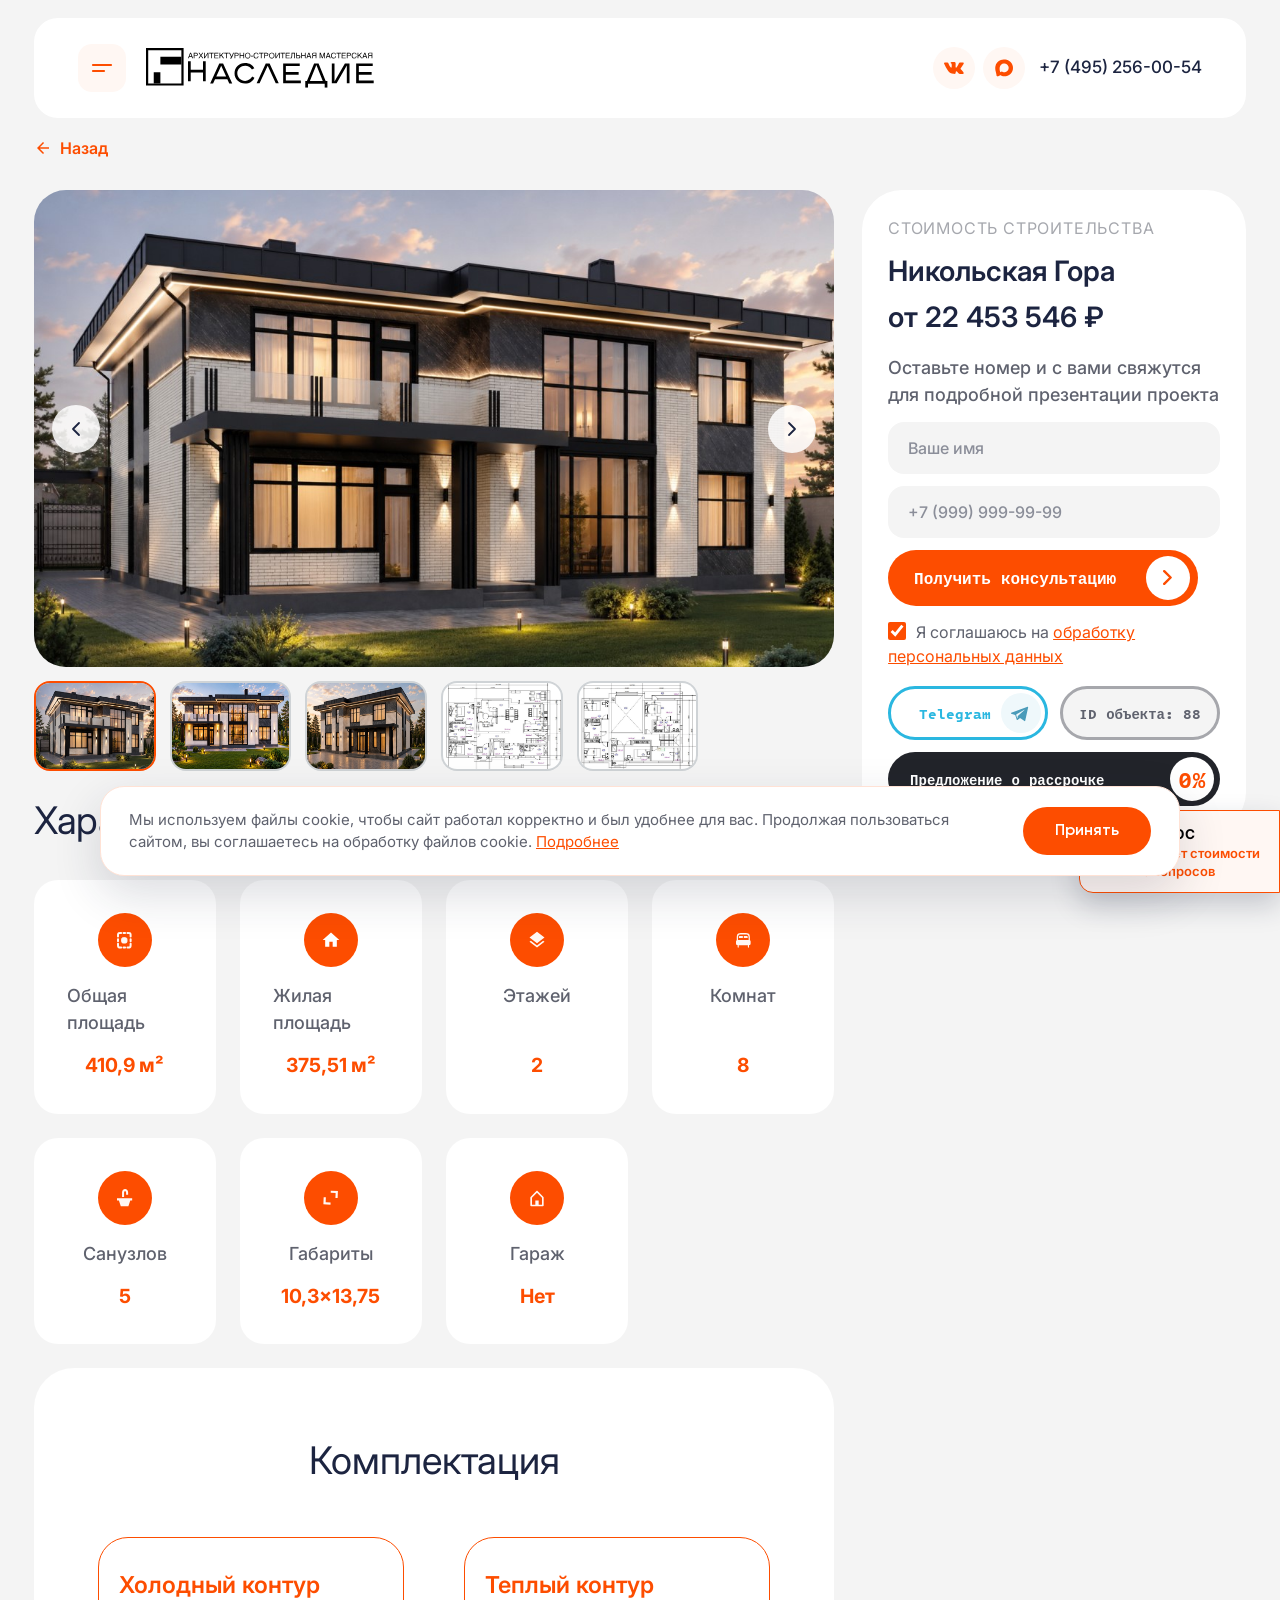
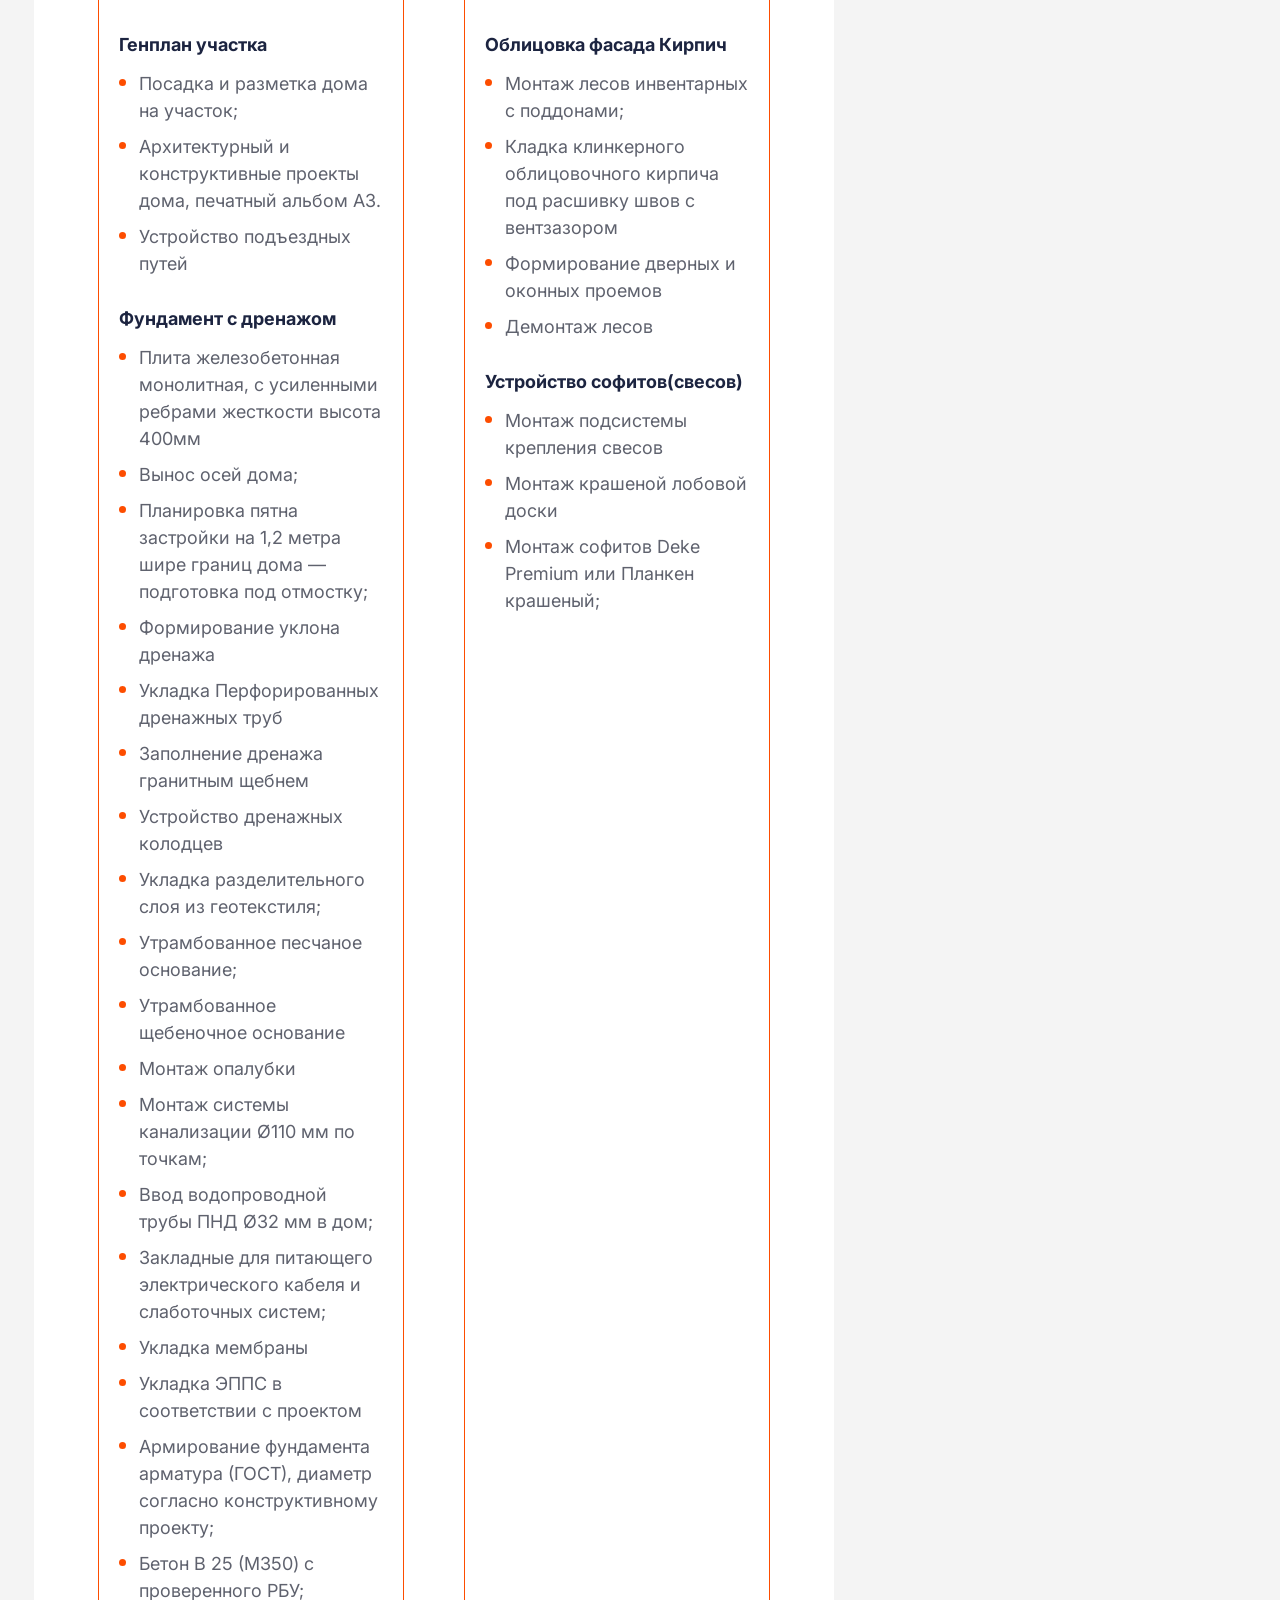
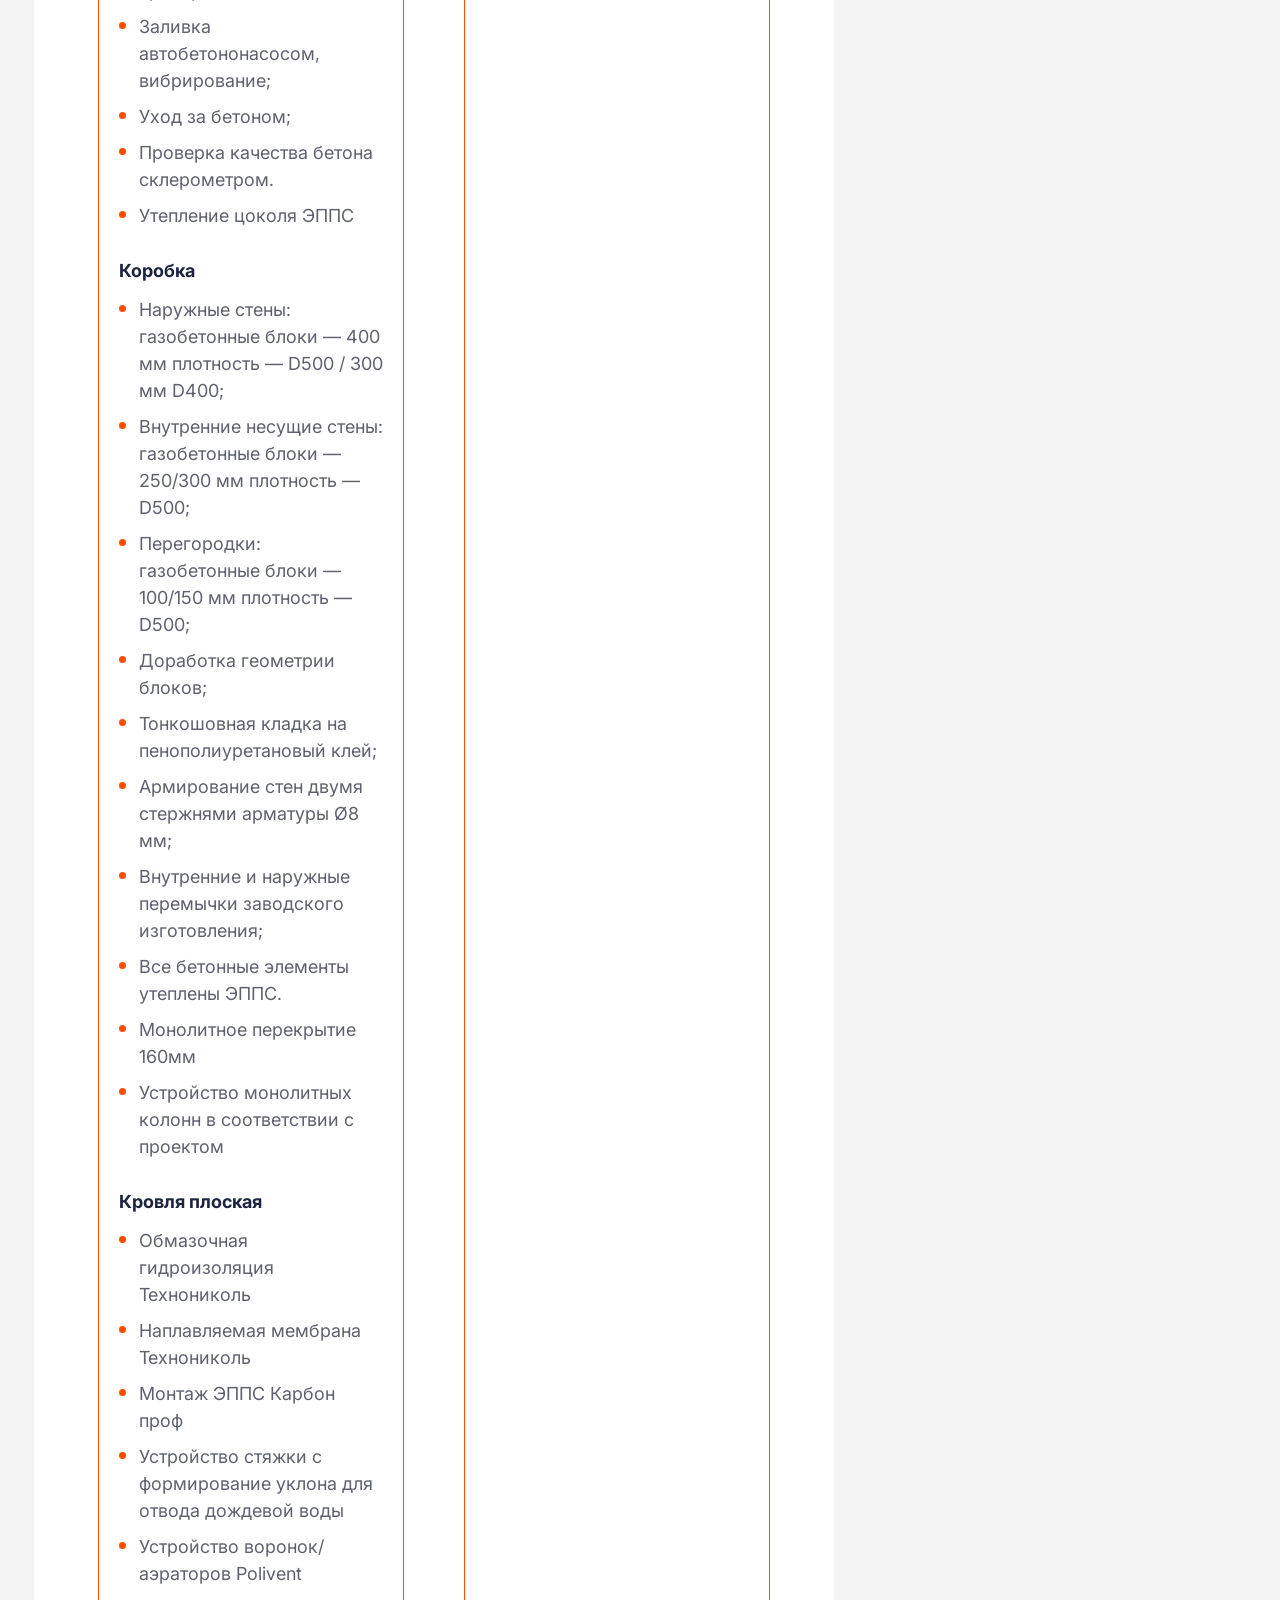
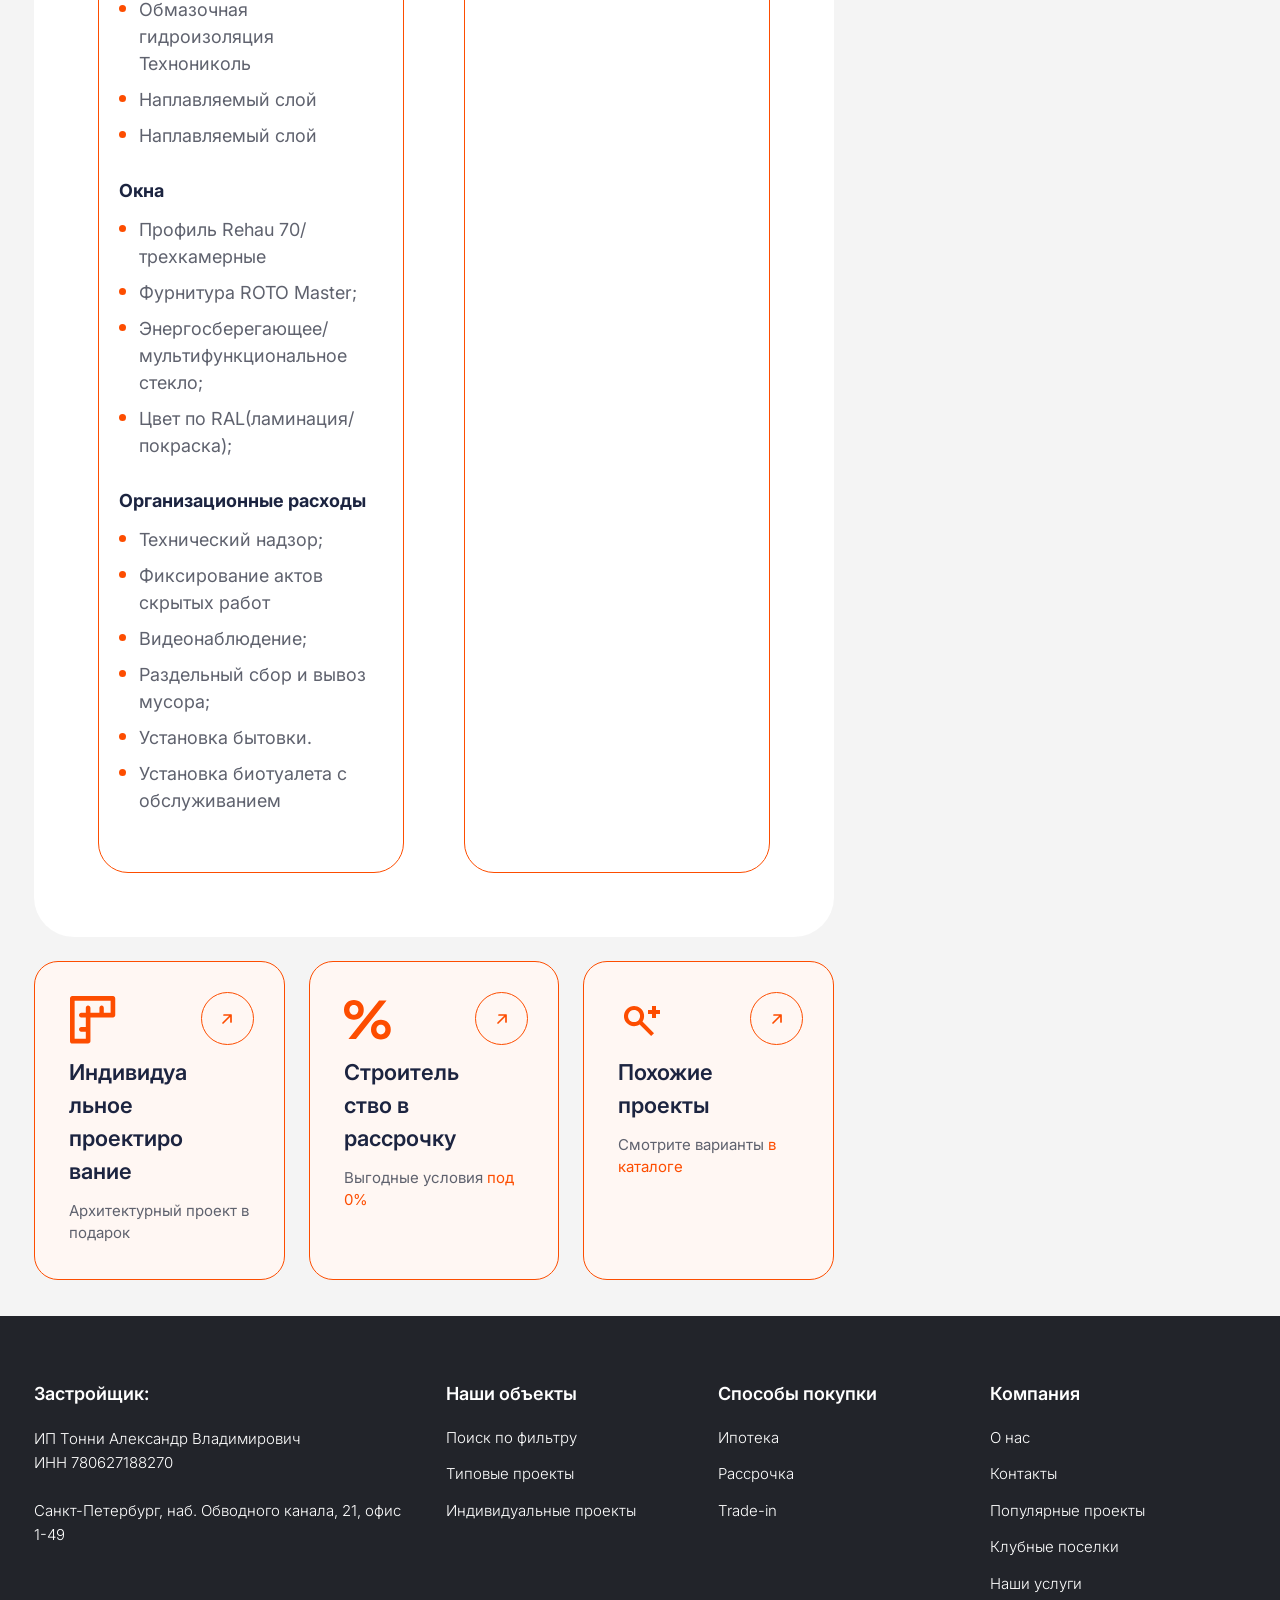
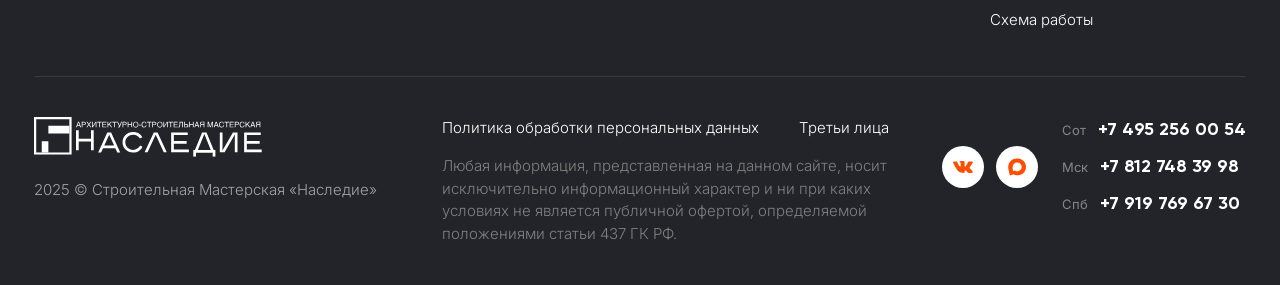
<file: proekty/nikolskaya.html>
<!doctype html>
<html lang="ru" data-project-id="nikolskaya">
  <head>
    <meta charset="UTF-8" />
    <base href="/" />
    <meta name="viewport" content="width=device-width, initial-scale=1.0" />
    <title>Никольская Гора — проект дома из газобетона под ключ | Наследие</title>
    <meta name="description" content="Проект дома «Никольская Гора» (классика) из газобетона под ключ: 410,9 м², 2 эт., 8 комн.. Стоимость от 22 453 546 ₽. Характеристики, комплектация, фото и видео-визитка." />
    <link rel="canonical" href="/proekty/nikolskaya.html" />
    <meta property="og:type" content="website" />
    <meta property="og:title" content="Никольская Гора — проект дома из газобетона под ключ | Наследие" />
    <meta property="og:description" content="Проект дома «Никольская Гора» (классика) из газобетона под ключ: 410,9 м², 2 эт., 8 комн.. Стоимость от 22 453 546 ₽. Характеристики, комплектация, фото и видео-визитка." />
    <meta property="og:url" content="/proekty/nikolskaya.html" />
    <meta property="og:image" content="/img/projects/nikolskaya/nikolskaya_1.jpg" />
    <link rel="preconnect" href="https://fonts.googleapis.com" />
    <link rel="preconnect" href="https://fonts.gstatic.com" crossorigin />
    <link
      href="https://fonts.googleapis.com/css2?family=Inter:wght@300;400;500;600;700&display=swap"
      rel="stylesheet"
    />
    <link rel="icon" href="img/ui/favicon.svg" type="image/svg+xml" />
    <link rel="stylesheet" href="css/styles.css?v=84" />
    <link rel="stylesheet" href="css/project.css?v=46" />
    <script>
      /* Режим «как на 1920, но в масштабе»: для ширин 1301–1919px страница
         показывается ровно как на 1920px и пропорционально ужимается (zoom),
         как при уменьшении масштаба в браузере. */
      (function () {
        function applyZoomFit() {
          var d = document.documentElement;
          var iw = window.innerWidth;
          if (iw > 1300 && iw < 1920) {
            d.classList.add("zoomfit");
            d.style.zoom = (d.clientWidth || iw) / 1920;
          } else {
            d.classList.remove("zoomfit");
            d.style.zoom = "";
          }
        }
        applyZoomFit();
        window.addEventListener("resize", applyZoomFit);
        document.addEventListener("DOMContentLoaded", applyZoomFit);
        window.addEventListener("load", applyZoomFit);
      })();
    </script>
  </head>
  <body>
    <!-- ===================== ШАПКА ===================== -->
    <header class="header">
      <button class="burger" aria-label="Меню">
        <svg viewBox="0 0 24 24" fill="none">
          <path
            d="M3 9h18M3 15h11"
            stroke="currentColor"
            stroke-width="2.2"
            stroke-linecap="round"
          />
        </svg>
      </button>
      <a href="index.html" class="logo"
        ><img
          src="img/ui/logo.svg"
          alt="Наследие — архитектурно-строительная мастерская"
      /></a>
      <nav class="nav">
        <a href="index.html#projects" class="nav__link"
          >Проекты
          <svg class="nav__caret" viewBox="0 0 10 6" fill="none">
            <path
              d="M1 1l4 4 4-4"
              stroke="currentColor"
              stroke-width="1.6"
              stroke-linecap="round"
            />
          </svg>
        </a>
        <a href="index.html#trust" class="nav__link">О компании</a>
        <a href="index.html#examples" class="nav__link">Примеры работ</a>
        <a href="index.html#footer" class="nav__link">Контакты</a>
      </nav>
      <div class="header__right">
        <div class="socials">
          <a href="#" class="social" aria-label="ВКонтакте"
            ><img src="img/icons/vk.svg" alt="VK"
          /></a>
          <a href="#" class="social" aria-label="MAX"
            ><img src="img/icons/max.svg" alt="MAX"
          /></a>
        </div>
        <a href="tel:+74952560054" class="header__phone">+7 (495) 256-00-54</a>
        <button
          class="btn-outline"
          data-modal-open
          data-modal-title="Скачать каталог в PDF"
          data-modal-text="Оставьте контакты — пришлём каталог проектов в PDF."
          data-modal-nocomment
        >
          Скачать каталог в PDF<img src="img/icons/download.svg" alt="" />
        </button>
      </div>
    </header>

    <div class="container">
      <a href="index.html#projects" class="back-link">
        <img src="img/ui/arrow-end.svg" alt="" />
        Назад
      </a>
      <!-- ===== ЛЕВАЯ КОЛОНКА (галерея + характеристики, скроллится) +
                  ПРАВАЯ КОЛОНКА (карточка покупки, липкая) ===== -->
      <div class="project-layout">
        <div class="gallery">
          <div class="gallery__main is-skeleton">
            <img alt="" />
            <button class="gallery__nav gallery__nav--prev" aria-label="Назад">
              <svg viewBox="0 0 22 22" fill="none">
                <path
                  d="M14 5l-6 6 6 6"
                  stroke="currentColor"
                  stroke-width="1.8"
                  stroke-linecap="round"
                  stroke-linejoin="round"
                />
              </svg>
            </button>
            <button class="gallery__nav gallery__nav--next" aria-label="Вперёд">
              <svg viewBox="0 0 22 22" fill="none">
                <path
                  d="M8 5l6 6-6 6"
                  stroke="currentColor"
                  stroke-width="1.8"
                  stroke-linecap="round"
                  stroke-linejoin="round"
                />
              </svg>
            </button>
          </div>
          <div class="gallery__thumbs-wrap">
            <div class="gallery__thumbs">
              <div class="gallery__thumb is-skeleton"></div>
              <div class="gallery__thumb is-skeleton"></div>
              <div class="gallery__thumb is-skeleton"></div>
              <div class="gallery__thumb is-skeleton"></div>
              <div class="gallery__thumb is-skeleton"></div>
              <div class="gallery__thumb is-skeleton"></div>
            </div>
          </div>
        </div>

        <div class="project-main">
        <!-- ===================== ХАРАКТЕРИСТИКИ ПРОЕКТА ===================== -->
      <section class="section">
        <div class="specs__head">
          <h2 class="section-title">Характеристики проекта</h2>
          <span class="specs__map-badge">КЛАССИКА</span>
        </div>
        <div class="specs-grid">
          <div class="spec-card">
            <span class="spec-card__icon"
              ><img src="img/icons/meta-area-white.svg" alt="" /></span
            ><span class="spec-card__label">Общая площадь</span
            ><span class="spec-card__value">219.28 м²</span>
          </div>
          <div class="spec-card">
            <span class="spec-card__icon"
              ><img src="img/icons/living-area.svg" alt="" /></span
            ><span class="spec-card__label">Жилая площадь</span
            ><span class="spec-card__value">134.27 м²</span>
          </div>
          <div class="spec-card">
            <span class="spec-card__icon"
              ><img src="img/icons/layers.svg" alt="" /></span
            ><span class="spec-card__label">Этажей</span
            ><span class="spec-card__value">2</span>
          </div>
          <div class="spec-card">
            <span class="spec-card__icon"
              ><img src="img/icons/meta-bed-white.svg" alt="" /></span
            ><span class="spec-card__label">Комнат</span
            ><span class="spec-card__value">4</span>
          </div>
          <div class="spec-card">
            <span class="spec-card__icon"
              ><img src="img/icons/meta-bath-white.svg" alt="" /></span
            ><span class="spec-card__label">Санузлов</span
            ><span class="spec-card__value">2</span>
          </div>
          <div class="spec-card">
            <span class="spec-card__icon"
              ><img src="img/icons/dimensions-white.svg" alt="" /></span
            ><span class="spec-card__label">Габариты</span
            ><span class="spec-card__value">10×15</span>
          </div>
          <div class="spec-card">
            <span class="spec-card__icon"
              ><img src="img/icons/garage.svg" alt="" /></span
            ><span class="spec-card__label">Гараж</span
            ><span class="spec-card__value">Нет</span>
          </div>
        </div>
      </section>

      <!-- ===================== КОМПЛЕКТАЦИЯ ===================== -->
      <section class="section complectation">
        <h2 class="complectation__title">Комплектация</h2>
        <div class="complectation__cols">
          <div class="complectation__col">
            <h3 class="complectation__col-title">Холодный контур</h3>
            <div class="complectation__groups">
            <div class="spec-group">
              <h4 class="spec-group__title">Генплан участка</h4>
              <ul>
                <li>Посадка и разметка дома на участок;</li>
                <li>
                  Архитектурный и конструктивные проекты дома, печатный альбом
                  А3.
                </li>
              </ul>
            </div>
            <div class="spec-group">
              <h4 class="spec-group__title">Фундамент</h4>
              <ul>
                <li>Плита железобетонная монолитная;</li>
                <li>Вынос осей дома;</li>
                <li>
                  Планировка пятна застройки на 1,2 метра шире границ дома —
                  подготовка под отмостку;
                </li>
                <li>Укладка разделительного слоя из геотекстиля;</li>
                <li>Утрамбованное песчаное основание;</li>
                <li>Монтаж системы канализации Ø110 мм по точкам;</li>
                <li>Ввод водопроводной трубы ПНД Ø32 мм в дом;</li>
                <li>
                  Закладные для питающего электрического кабеля и слаботочных
                  систем;
                </li>
                <li>
                  Армирование фундамента арматура (ГОСТ), диаметр согласно
                  конструктивному проекту;
                </li>
                <li>Бетон В 25 (М350) с проверенного РБУ;</li>
                <li>Заливка автобетононасосом, вибрирование;</li>
                <li>Уход за бетоном;</li>
                <li>Проверка качества бетона склерометром.</li>
              </ul>
            </div>
            <div class="spec-group">
              <h4 class="spec-group__title">Коробка</h4>
              <ul>
                <li>
                  Наружные стены: газобетонные блоки — 400 мм плотность — D500 /
                  300 мм D400;
                </li>
                <li>
                  Внутренние несущие стены: газобетонные блоки — 250/300 мм
                  плотность — D500;
                </li>
                <li>
                  Перегородки: газобетонные блоки — 100/150 мм плотность — D500;
                </li>
                <li>Доработка геометрии блоков;</li>
                <li>Тонкошовная кладка на пенополиуретановый клей;</li>
                <li>Армирование стен двумя стержнями арматуры Ø12 мм;</li>
                <li>
                  Внутренние и наружные перемычки заводского изготовления;
                </li>
                <li>Все бетонные элементы утеплены ЭППС.</li>
              </ul>
            </div>
            <div class="spec-group">
              <h4 class="spec-group__title">Кровля</h4>
              <ul>
                <li>
                  Перекрытие — сборная железобетонная плита заводского
                  изготовления / монолитное перекрытие;
                </li>
                <li>Направляемая пароизоляция «Технониколь».</li>
              </ul>
            </div>
            <div class="spec-group">
              <h4 class="spec-group__title">Организационные расходы</h4>
              <ul>
                <li>Технический надзор;</li>
                <li>Видеонаблюдение;</li>
                <li>Раздельный сбор и вывоз мусора;</li>
                <li>Установка бытовки.</li>
              </ul>
            </div>
            </div>
            <button class="complectation__more" type="button">Ещё</button>
          </div>
          <div class="complectation__col">
            <h3 class="complectation__col-title">Теплый контур</h3>
            <div class="complectation__groups">
            <div class="spec-group">
              <h4 class="spec-group__title">Генплан участка</h4>
              <ul>
                <li>Посадка и разметка дома на участок;</li>
                <li>
                  Архитектурный и конструктивные проекты дома, печатный альбом
                  А3.
                </li>
              </ul>
            </div>
            <div class="spec-group">
              <h4 class="spec-group__title">Фундамент</h4>
              <ul>
                <li>Плита железобетонная монолитная;</li>
                <li>Вынос осей дома;</li>
                <li>
                  Планировка пятна застройки на 1,2 метра шире границ дома;
                </li>
                <li>Укладка разделительного слоя из геотекстиля;</li>
                <li>Утрамбованное песчаное основание;</li>
                <li>Гидроизоляционная мембрана PLANTER standart;</li>
                <li>Монтаж системы канализации Ø110 мм по точкам;</li>
                <li>Ввод водопроводной трубы ПНД Ø32 мм в дом;</li>
                <li>
                  Закладные для питающего электрического кабеля и слаботочных
                  систем;
                </li>
                <li>Армирование фундамента арматура (ГОСТ);</li>
                <li>Бетон В 25 (М350) с проверенного РБУ;</li>
                <li>Заливка автобетононасосом, вибрирование;</li>
                <li>Уход за бетоном, проверка склерометром.</li>
              </ul>
            </div>
            <div class="spec-group">
              <h4 class="spec-group__title">Коробка</h4>
              <ul>
                <li>Утепление и гидроизоляция кровли:</li>
                <li>Мембрана кровельная ПВХ «Технониколь»;</li>
                <li>
                  Разделительный, фильтрационный и защитный слой геотекстиль
                  «Технониколь»;
                </li>
                <li>Полусухая стяжка с разуклонкой;</li>
                <li>Утепление «Технониколь XPS Carbon» 200мм;</li>
                <li>Пароизоляция Биполь ХПП;</li>
                <li>Воронки парапетные «Технониколь»;</li>
                <li>
                  Греющий кабель для обогрева парапетных воронок и водосточной
                  системы;
                </li>
                <li>Аэраторы кровельные;</li>
                <li>
                  Наружные стены: газобетонные блоки (400мм D500 / 300мм D400);
                </li>
                <li>
                  Внутренние несущие стены: газобетонные блоки (250/300мм D500);
                </li>
                <li>Перегородки: газобетонные блоки (100/150мм D500);</li>
                <li>Доработка геометрии блоков, тонкошовная кладка;</li>
                <li>Армирование стен, перемычки, утепление ЭППС.</li>
              </ul>
            </div>
            <div class="spec-group">
              <h4 class="spec-group__title">Кровля</h4>
              <ul>
                <li>Перекрытие — сборная железобетонная плита / монолитное;</li>
                <li>Направляемая пароизоляция «Технониколь».</li>
              </ul>
            </div>
            <div class="spec-group">
              <h4 class="spec-group__title">Окна</h4>
              <ul>
                <li>Профиль согласно Архитектурному проекту.</li>
              </ul>
            </div>
            <div class="spec-group">
              <h4 class="spec-group__title">Организационные расходы</h4>
              <ul>
                <li>Технический надзор, видеонаблюдение;</li>
                <li>Раздельный сбор и вывоз мусора;</li>
                <li>Установка бытовки;</li>
                <li>Регистрация дома.</li>
              </ul>
            </div>
            </div>
            <button class="complectation__more" type="button">Ещё</button>
          </div>
        </div>
      </section>
      <!-- ===================== КАРТОЧКИ-ССЫЛКИ ===================== -->
      <section class="section project-links">
        <a href="#" class="project-link">
          <span class="project-link__icon"
            ><img src="img/icons/plan.svg" alt=""
          /></span>
          <h3 class="project-link__title">Индивидуальное проектирование</h3>
          <p class="project-link__text">Архитектурный проект <span></span>в подарок</p>
          <span class="project-link__arrow"
            ><svg viewBox="0 0 18 18" fill="none">
              <path
                d="M5 13L13 5m0 0H6m7 0v7"
                stroke="currentColor"
                stroke-width="1.7"
                stroke-linecap="round"
                stroke-linejoin="round"
              /></svg
          ></span>
        </a>
        <a href="#" class="project-link">
          <span class="project-link__icon"
            ><img src="img/ui/percent.svg" alt=""
          /></span>
          <h3 class="project-link__title">Строительство в рассрочку</h3>
          <p class="project-link__text">Выгодные условия <span>под 0%</span></p>
          <span class="project-link__arrow"
            ><svg viewBox="0 0 18 18" fill="none">
              <path
                d="M5 13L13 5m0 0H6m7 0v7"
                stroke="currentColor"
                stroke-width="1.7"
                stroke-linecap="round"
                stroke-linejoin="round"
              /></svg
          ></span>
        </a>
        <a href="index.html#projects" class="project-link">
          <span class="project-link__icon"
            ><img src="img/icons/search-small-plus.svg" alt=""
          /></span>
          <h3 class="project-link__title">Похожие проекты</h3>
          <p class="project-link__text">Смотрите варианты <span>в каталоге</span></p>
          <span class="project-link__arrow"
            ><svg viewBox="0 0 18 18" fill="none">
              <path
                d="M5 13L13 5m0 0H6m7 0v7"
                stroke="currentColor"
                stroke-width="1.7"
                stroke-linecap="round"
                stroke-linejoin="round"
              /></svg
          ></span>
        </a>
      </section>

      <!-- ===================== ВИДЕО-ВИЗИТКА ===================== -->
      <section class="section">
        <h2 class="section-title" style="margin-bottom: 28px">Видео-визитка</h2>
        <div class="video-card">
          <img
            src="img/projects/hero.jpg"
            alt="Видео-визитка проекта «Калипсо»"
          />
          <span class="video-card__play"
            ><img src="img/ui/play.png" alt=""
          /></span>
          <span class="video-card__bar"></span>
        </div>
      </section>
        </div>
        <!-- /.project-main -->

        <aside class="project-aside">
          <div class="buy-card">
            <p class="buy-card__label">Стоимость строительства</p>
            <div class="buy-card__head">
              <div class="buy-card__title">
                <h1 class="buy-card__name">Никольская Гора</h1>
                <span class="buy-card__type">КЛАССИКА</span>
              </div>
              <span class="buy-card__price">от 22 453 546 ₽</span>
            </div>
            <div class="buy-card__actions">
              <button
                class="btn-primary"
                data-modal-open
                data-modal-title="Заказать звонок"
                data-modal-text=""
                data-modal-nocomment
              >
                Заказать звонок<span class="btn-circle">
                  <img src="img/ui/arrow.svg" alt="" />
                </span>
              </button>
              <button
                class="btn-present"
                id="presentBtn"
                data-modal-open
                data-modal-title="Оставьте заявку"
              >
                Презентация
                <span class="btn-circle"
                  ><img src="img/icons/file.svg" alt=""
                /></span>
              </button>
            </div>
            <p class="buy-card__hint">
              Оставьте номер и с вами свяжутся для подробной презентации проекта
            </p>
            <form data-lead-form>
              <input
                class="form-field"
                type="text"
                placeholder="Ваше имя"
                required
              />
              <input
                class="form-field"
                type="tel"
                placeholder="+7 (999) 999-99-99"
                required
              />
              <button type="submit" class="btn-submit">
                Получить консультацию<span class="btn-circle"
                  ><img src="img/ui/arrow.svg" alt=""
                /></span>
              </button>
              <label class="buy-card__consent"
                ><input type="checkbox" checked />Я соглашаюсь на
                <a href="#">обработку персональных данных</a></label
              >
            </form>
            <div class="buy-card__row">
              <a href="#" class="buy-card__tg">
                <span>Telegram</span>
                <img src="img/icons/telegram.svg" alt="" />
              </a>
              <span class="buy-card__id">ID объекта: 88</span>
            </div>
            <div class="buy-card__installment">
              Предложение о рассрочке<span class="pct">0%</span>
            </div>
          </div>
        </aside>
      </div>
      <!-- /.project-layout -->
    </div>
    <!-- /.container -->

    <!-- ===================== ПОДВАЛ ===================== -->
    <footer class="footer" id="footer">
      <div class="container" style="padding: 0">
        <div class="footer__top">
          <div class="footer__col">
            <p class="footer__col-title">Застройщик:</p>
            <p class="footer__addr">
              ИП Тонни Александр Владимирович<br />ИНН 780627188270<br /><br />Санкт-Петербург,
              наб. Обводного канала, 21, офис 1-49
            </p>
          </div>
          <div class="footer__col">
            <p class="footer__col-title">Наши объекты</p>
            <div class="footer__links">
              <a href="index.html#projects">Поиск по фильтру</a
              ><a href="index.html#projects">Типовые проекты</a
              ><a href="index.html#projects">Индивидуальные проекты</a>
            </div>
          </div>
          <div class="footer__col">
            <p class="footer__col-title">Способы покупки</p>
            <div class="footer__links">
              <a href="#">Ипотека</a><a href="#">Рассрочка</a
              ><a href="#">Trade-in</a>
            </div>
          </div>
          <div class="footer__col">
            <p class="footer__col-title">Компания</p>
            <div class="footer__links">
              <a href="#">О нас</a><a href="#footer">Контакты</a
              ><a href="index.html#projects">Популярные проекты</a
              ><a href="#">Клубные поселки</a><a href="#">Наши услуги</a
              ><a href="#">Схема работы</a>
            </div>
          </div>
        </div>
        <div class="footer__bottom">
          <div class="footer__bottom-left">
            <a href="index.html" class="footer__logo"
              ><img src="img/ui/logo.svg" alt="Наследие"
            /></a>
            <p class="footer__copy">
              2025 © Строительная Мастерская «Наследие»
            </p>
          </div>
          <div class="footer__bottom-mid">
            <div class="footer__legal">
              <a href="#">Политика обработки персональных данных</a
              ><a href="#">Третьи лица</a>
            </div>
            <p class="footer__disclaimer">
              Любая информация, представленная на данном сайте, носит
              исключительно информационный характер и ни при каких условиях не
              является публичной офертой, определяемой положениями статьи 437 ГК
              РФ.
            </p>
          </div>
          <div class="footer__bottom-right">
            <div class="footer__socials">
              <a href="#" class="social" aria-label="ВКонтакте"
                ><img src="img/icons/vk.svg" alt="VK"
              /></a>
              <a href="#" class="social" aria-label="MAX"
                ><img src="img/icons/max.svg" alt="MAX"
              /></a>
            </div>
            <div class="footer__contacts-bottom">
              <div class="footer__contact">
                <span>Сот</span><a href="tel:+74952560054">+7 495 256 00 54</a>
              </div>
              <div class="footer__contact">
                <span>Мск</span><a href="tel:+78127483992">+7 812 748 39 98</a>
              </div>
              <div class="footer__contact">
                <span>Спб</span><a href="tel:+79197696730">+7 919 769 67 30</a>
              </div>
            </div>
          </div>
        </div>
      </div>
    </footer>

    <!-- ===================== ПЛАВАЮЩАЯ КНОПКА ОПРОСА ===================== -->
      

    <a class="quiz-fab" href="quiz.html" aria-label="Пройти опрос">
      <span
        class="quiz-fab__close"
        role="button"
        tabindex="0"
        aria-label="Скрыть опрос"
        >&times;</span
      >
      <span class="quiz-fab__icon">
        <img src="img/icons/survey.svg" alt="Иконка опроса" />
      </span>
      <span class="quiz-fab__body">
        <span class="quiz-fab__label">Опрос</span>
        <span class="quiz-fab__title">Расчёт стоимости</span>
        <span class="quiz-fab__title">6 вопросов</span>
      </span>
    </a>

    <!-- ===================== МОДАЛЬНОЕ ОКНО ===================== -->
    <div class="modal">
      <div class="modal__box">
        <button class="modal__close" data-modal-close aria-label="Закрыть">
          &times;
        </button>
        <h3 class="modal__title">Оставьте заявку</h3>
        <p class="modal__text">
          Заполните форму, и мы свяжемся с вами для подробной презентации
          проекта «Калипсо».
        </p>
        <form data-lead-form>
          <input
            class="form-field"
            type="text"
            placeholder="Ваше имя"
            required
          />
          <input
            class="form-field"
            type="tel"
            placeholder="+7 (999) 999-99-99"
            required
          />
          <textarea class="form-field" placeholder="Комментарий"></textarea>
          <button
            type="submit"
            class="btn-submit"
            style="width: 100%; margin-top: 8px"
          >
            Отправить<span class="btn-circle"
              ><svg viewBox="0 0 22 22" fill="none">
                <path
                  d="M5 11h12m0 0l-5-5m5 5l-5 5"
                  stroke="#FD4D00"
                  stroke-width="1.8"
                  stroke-linecap="round"
                  stroke-linejoin="round"
                /></svg
            ></span>
          </button>
          <label class="form-consent" style="margin-top: 14px">
            <input type="checkbox" checked required />Я соглашаюсь на
            <a href="#">обработку персональных данных</a>
          </label>
        </form>
      </div>
    </div>

    <script src="js/houses-data.js?v=8"></script>
    <script src="js/main.js?v=25"></script>
    <script src="js/project.js?v=15"></script>
  </body>
</html>
</file>
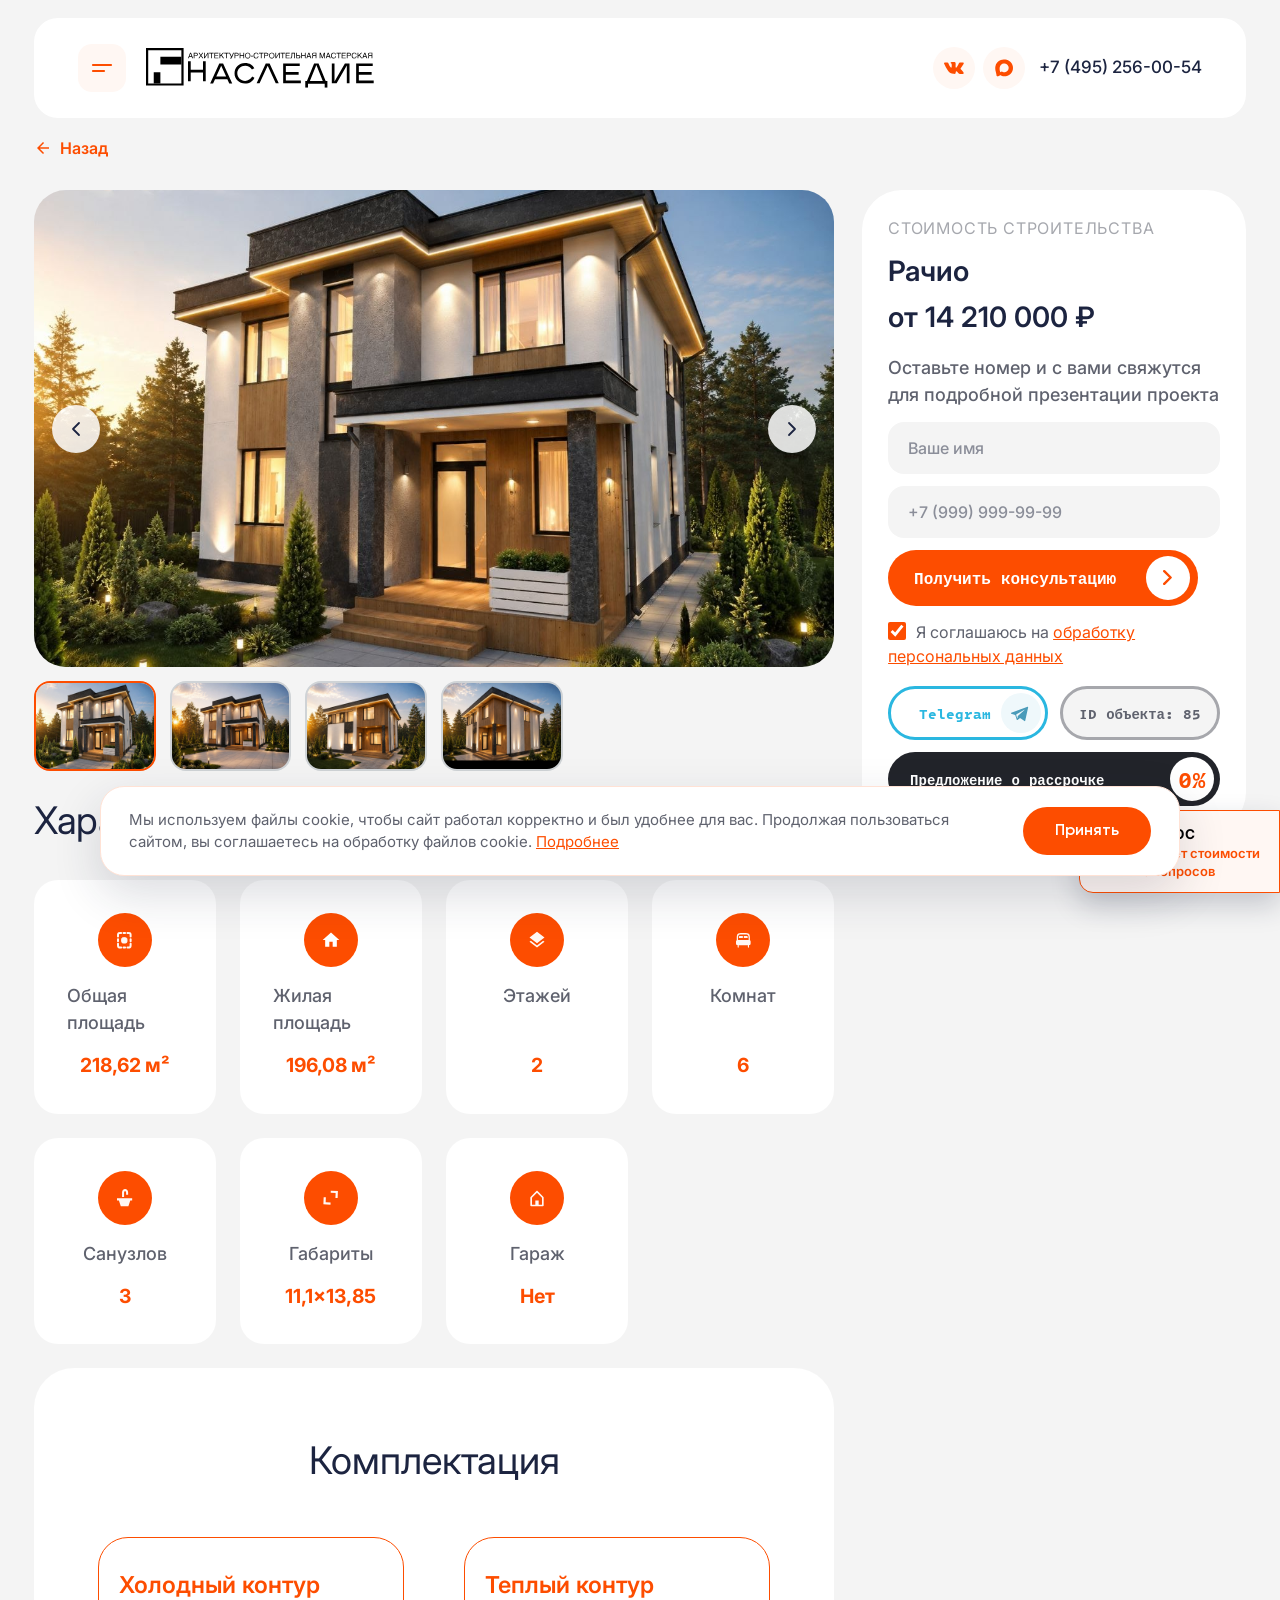
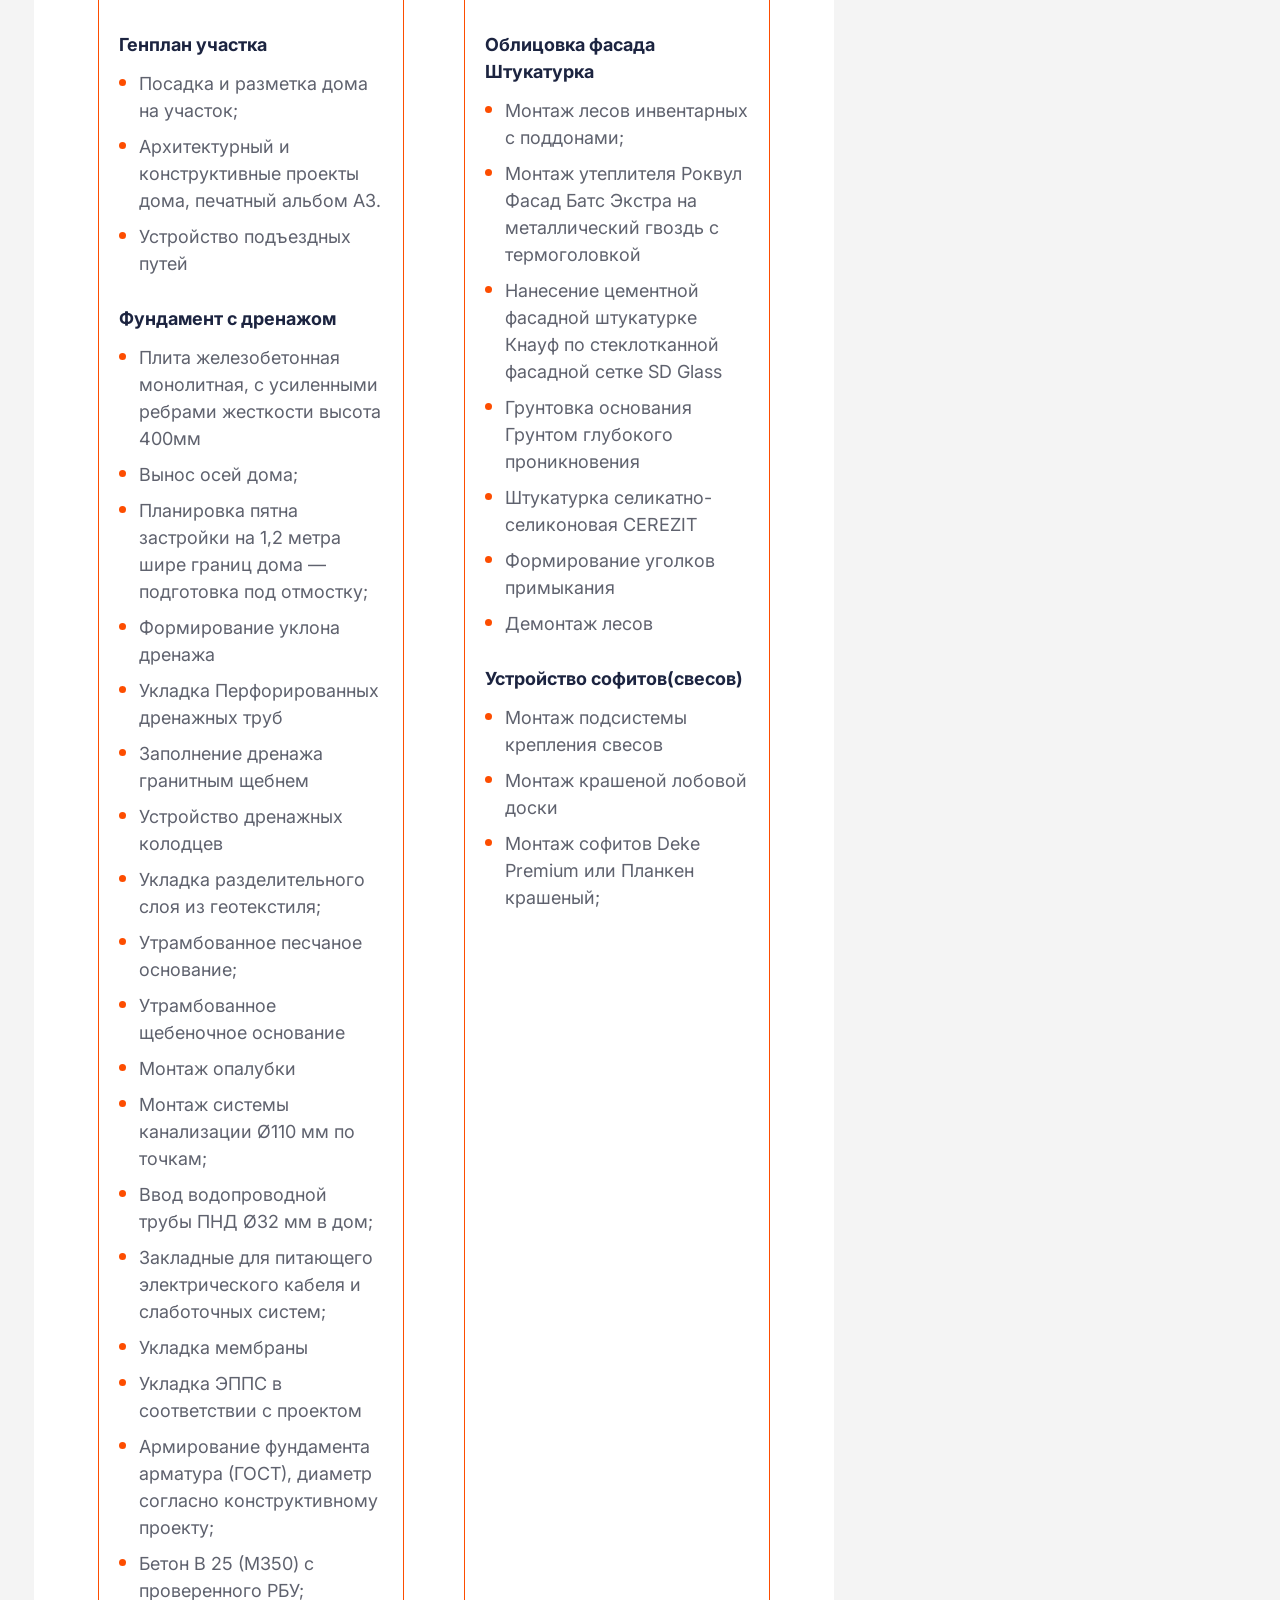
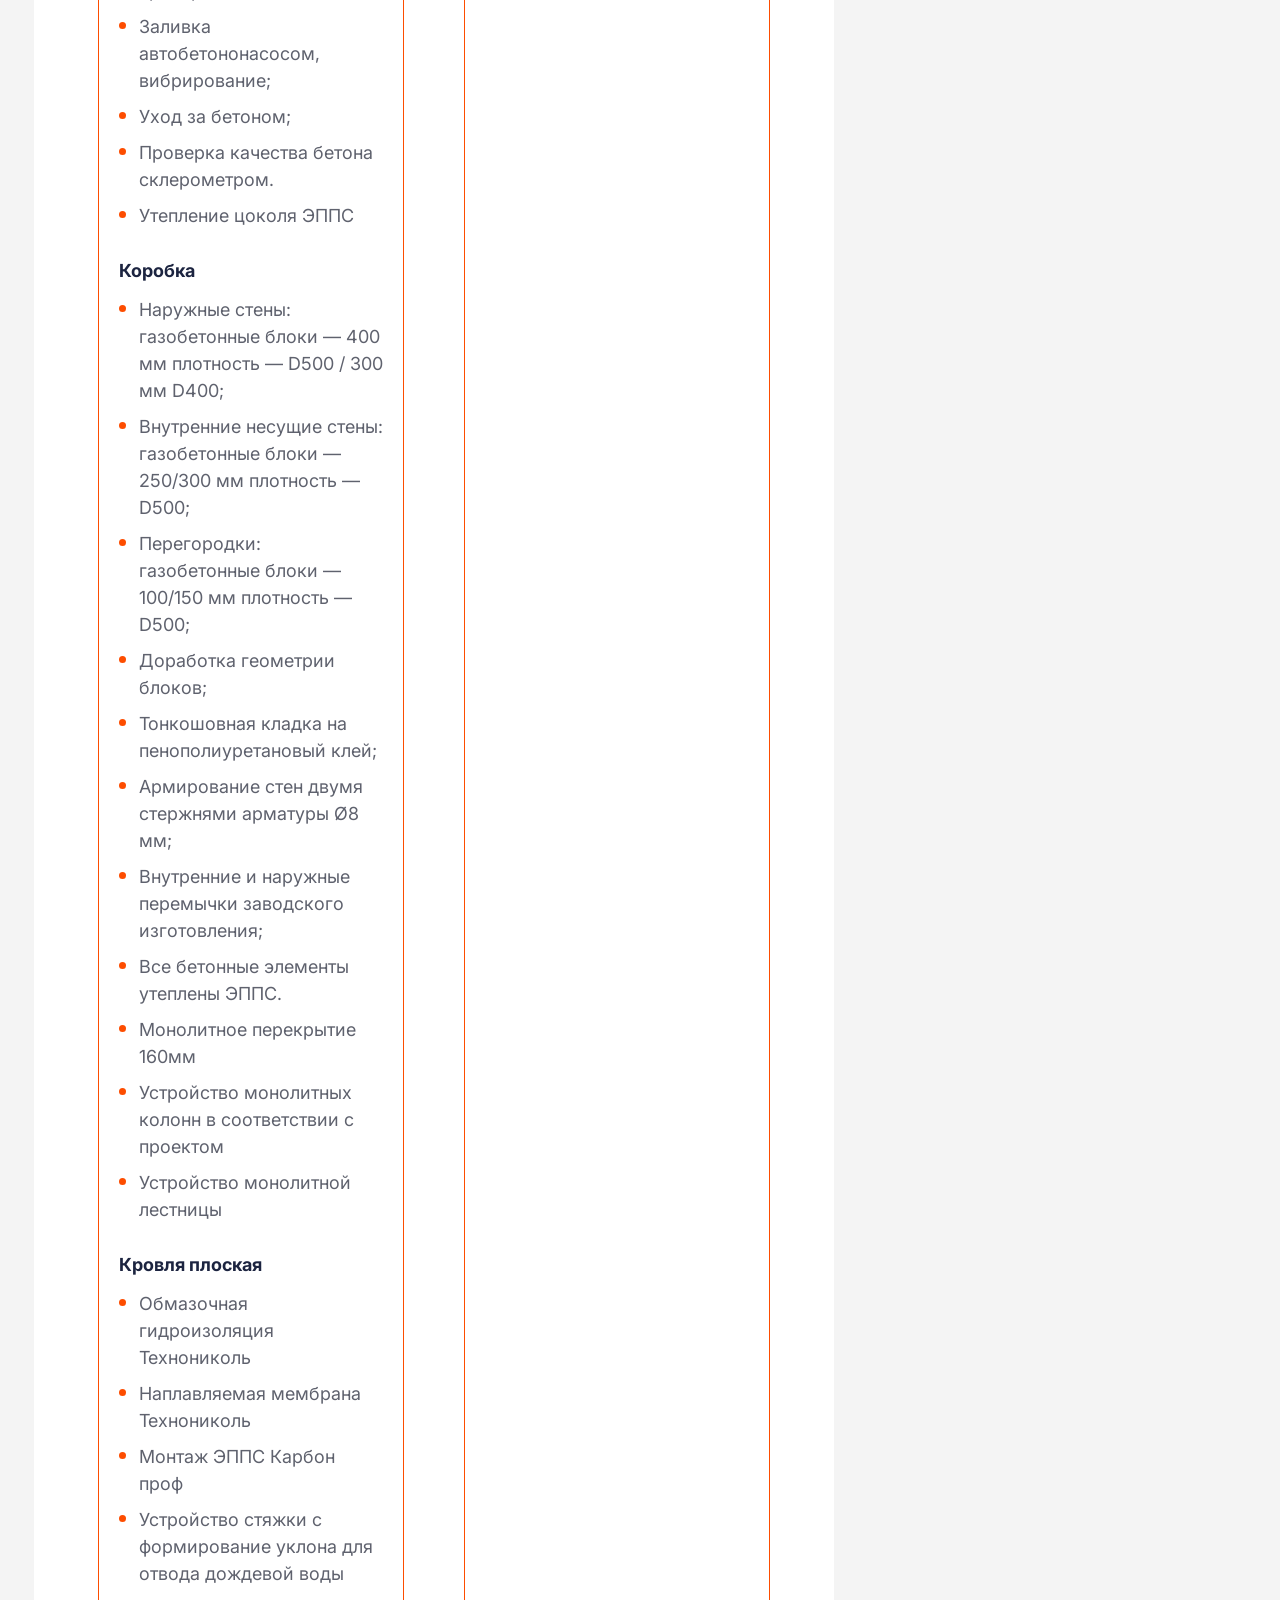
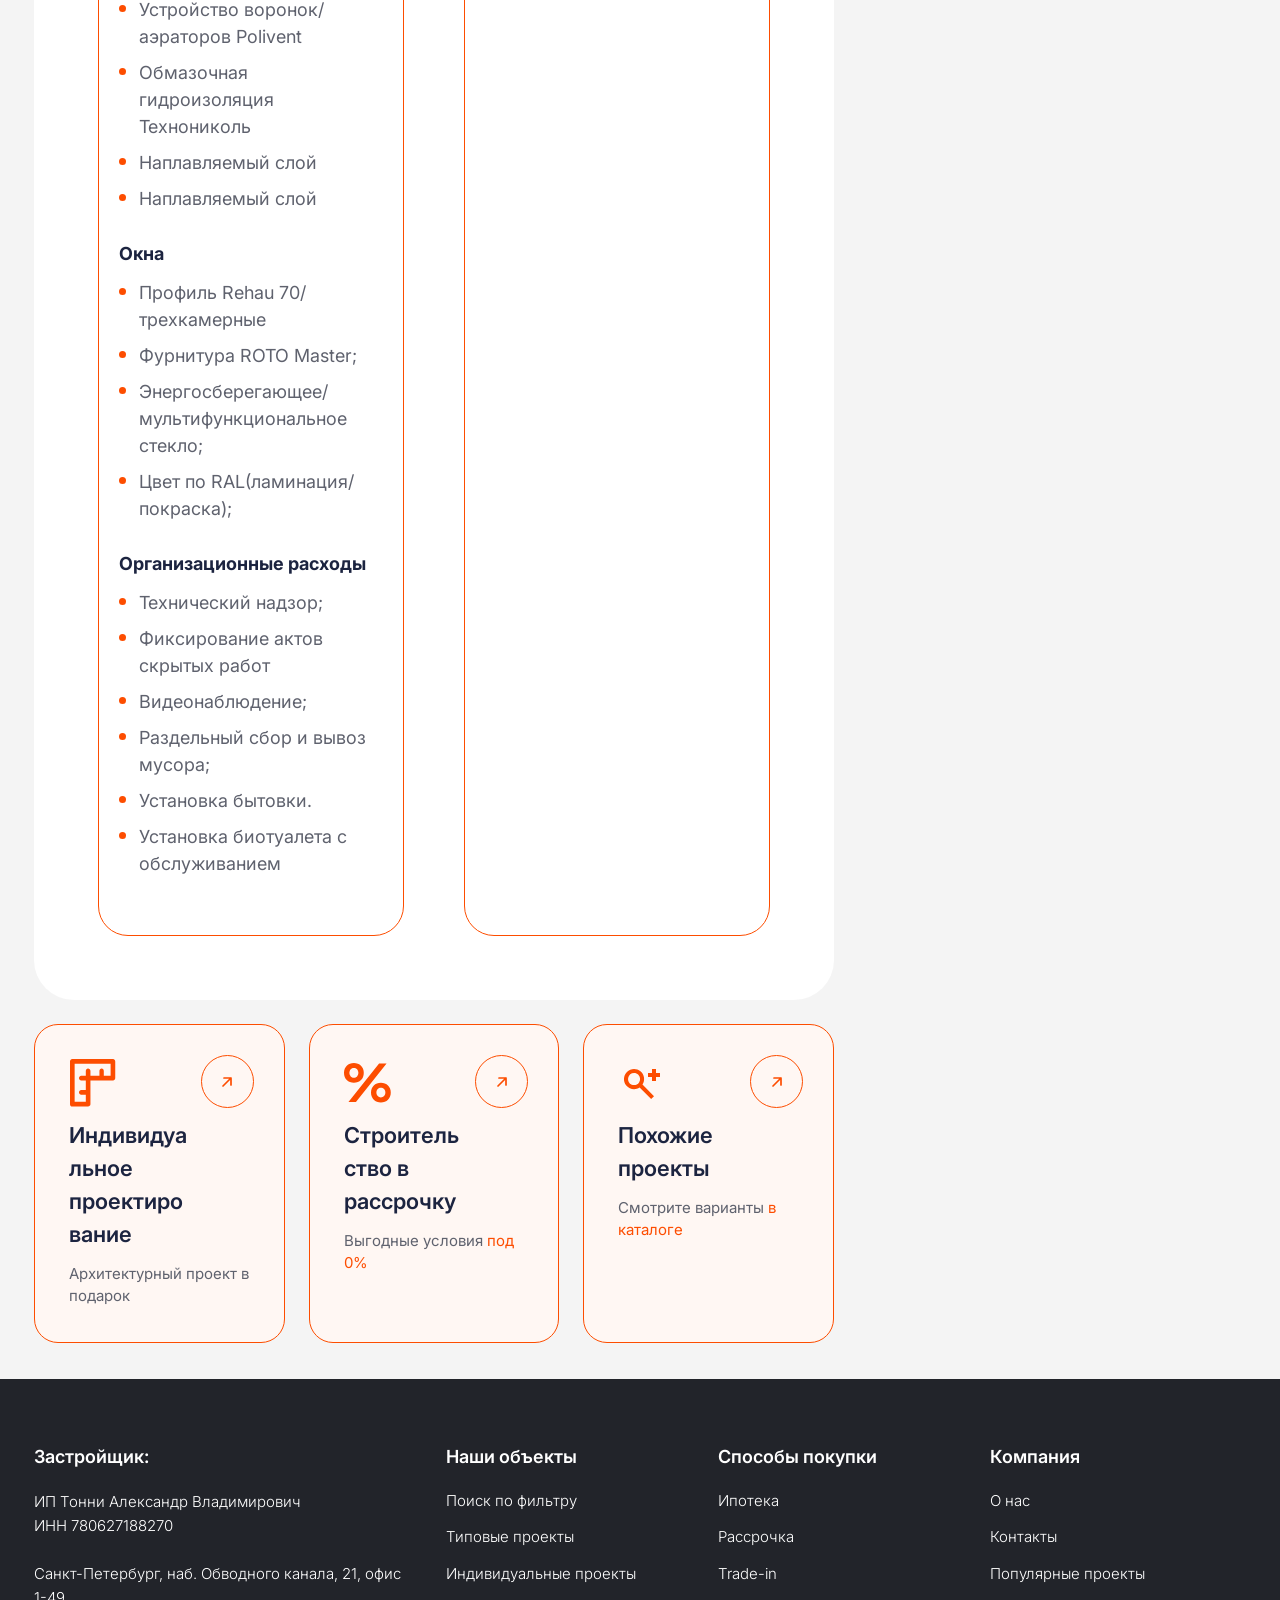
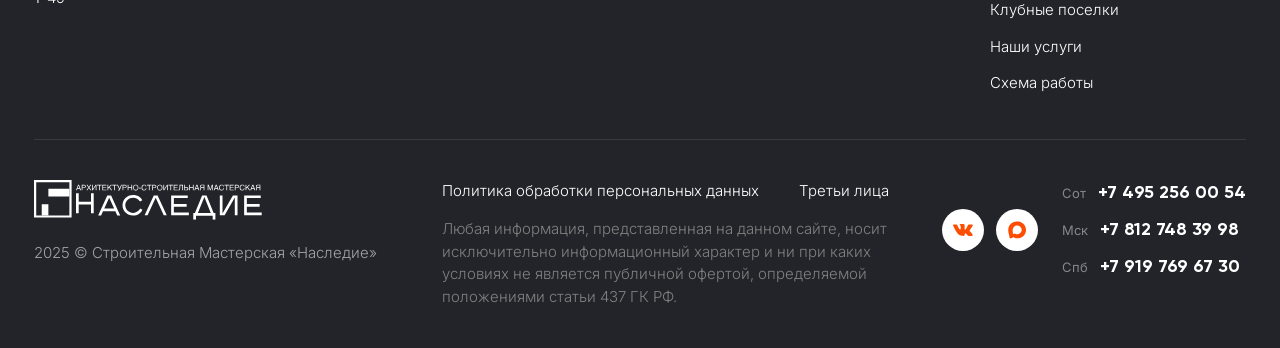
<file: proekty/rochia.html>
<!doctype html>
<html lang="ru" data-project-id="rochia">
  <head>
    <meta charset="UTF-8" />
    <base href="/" />
    <meta name="viewport" content="width=device-width, initial-scale=1.0" />
    <title>Рачио — проект дома из газобетона под ключ | Наследие</title>
    <meta name="description" content="Проект дома «Рачио» (классика) из газобетона под ключ: 218,62 м², 2 эт., 6 комн.. Стоимость от 14 210 000 ₽. Характеристики, комплектация, фото и видео-визитка." />
    <link rel="canonical" href="/proekty/rochia.html" />
    <meta property="og:type" content="website" />
    <meta property="og:title" content="Рачио — проект дома из газобетона под ключ | Наследие" />
    <meta property="og:description" content="Проект дома «Рачио» (классика) из газобетона под ключ: 218,62 м², 2 эт., 6 комн.. Стоимость от 14 210 000 ₽. Характеристики, комплектация, фото и видео-визитка." />
    <meta property="og:url" content="/proekty/rochia.html" />
    <meta property="og:image" content="/img/projects/rochia/rochia_1.jpg" />
    <link rel="preconnect" href="https://fonts.googleapis.com" />
    <link rel="preconnect" href="https://fonts.gstatic.com" crossorigin />
    <link
      href="https://fonts.googleapis.com/css2?family=Inter:wght@300;400;500;600;700&display=swap"
      rel="stylesheet"
    />
    <link rel="icon" href="img/ui/favicon.svg" type="image/svg+xml" />
    <link rel="stylesheet" href="css/styles.css?v=84" />
    <link rel="stylesheet" href="css/project.css?v=46" />
    <script>
      /* Режим «как на 1920, но в масштабе»: для ширин 1301–1919px страница
         показывается ровно как на 1920px и пропорционально ужимается (zoom),
         как при уменьшении масштаба в браузере. */
      (function () {
        function applyZoomFit() {
          var d = document.documentElement;
          var iw = window.innerWidth;
          if (iw > 1300 && iw < 1920) {
            d.classList.add("zoomfit");
            d.style.zoom = (d.clientWidth || iw) / 1920;
          } else {
            d.classList.remove("zoomfit");
            d.style.zoom = "";
          }
        }
        applyZoomFit();
        window.addEventListener("resize", applyZoomFit);
        document.addEventListener("DOMContentLoaded", applyZoomFit);
        window.addEventListener("load", applyZoomFit);
      })();
    </script>
  </head>
  <body>
    <!-- ===================== ШАПКА ===================== -->
    <header class="header">
      <button class="burger" aria-label="Меню">
        <svg viewBox="0 0 24 24" fill="none">
          <path
            d="M3 9h18M3 15h11"
            stroke="currentColor"
            stroke-width="2.2"
            stroke-linecap="round"
          />
        </svg>
      </button>
      <a href="index.html" class="logo"
        ><img
          src="img/ui/logo.svg"
          alt="Наследие — архитектурно-строительная мастерская"
      /></a>
      <nav class="nav">
        <a href="index.html#projects" class="nav__link"
          >Проекты
          <svg class="nav__caret" viewBox="0 0 10 6" fill="none">
            <path
              d="M1 1l4 4 4-4"
              stroke="currentColor"
              stroke-width="1.6"
              stroke-linecap="round"
            />
          </svg>
        </a>
        <a href="index.html#trust" class="nav__link">О компании</a>
        <a href="index.html#examples" class="nav__link">Примеры работ</a>
        <a href="index.html#footer" class="nav__link">Контакты</a>
      </nav>
      <div class="header__right">
        <div class="socials">
          <a href="#" class="social" aria-label="ВКонтакте"
            ><img src="img/icons/vk.svg" alt="VK"
          /></a>
          <a href="#" class="social" aria-label="MAX"
            ><img src="img/icons/max.svg" alt="MAX"
          /></a>
        </div>
        <a href="tel:+74952560054" class="header__phone">+7 (495) 256-00-54</a>
        <button
          class="btn-outline"
          data-modal-open
          data-modal-title="Скачать каталог в PDF"
          data-modal-text="Оставьте контакты — пришлём каталог проектов в PDF."
          data-modal-nocomment
        >
          Скачать каталог в PDF<img src="img/icons/download.svg" alt="" />
        </button>
      </div>
    </header>

    <div class="container">
      <a href="index.html#projects" class="back-link">
        <img src="img/ui/arrow-end.svg" alt="" />
        Назад
      </a>
      <!-- ===== ЛЕВАЯ КОЛОНКА (галерея + характеристики, скроллится) +
                  ПРАВАЯ КОЛОНКА (карточка покупки, липкая) ===== -->
      <div class="project-layout">
        <div class="gallery">
          <div class="gallery__main is-skeleton">
            <img alt="" />
            <button class="gallery__nav gallery__nav--prev" aria-label="Назад">
              <svg viewBox="0 0 22 22" fill="none">
                <path
                  d="M14 5l-6 6 6 6"
                  stroke="currentColor"
                  stroke-width="1.8"
                  stroke-linecap="round"
                  stroke-linejoin="round"
                />
              </svg>
            </button>
            <button class="gallery__nav gallery__nav--next" aria-label="Вперёд">
              <svg viewBox="0 0 22 22" fill="none">
                <path
                  d="M8 5l6 6-6 6"
                  stroke="currentColor"
                  stroke-width="1.8"
                  stroke-linecap="round"
                  stroke-linejoin="round"
                />
              </svg>
            </button>
          </div>
          <div class="gallery__thumbs-wrap">
            <div class="gallery__thumbs">
              <div class="gallery__thumb is-skeleton"></div>
              <div class="gallery__thumb is-skeleton"></div>
              <div class="gallery__thumb is-skeleton"></div>
              <div class="gallery__thumb is-skeleton"></div>
              <div class="gallery__thumb is-skeleton"></div>
              <div class="gallery__thumb is-skeleton"></div>
            </div>
          </div>
        </div>

        <div class="project-main">
        <!-- ===================== ХАРАКТЕРИСТИКИ ПРОЕКТА ===================== -->
      <section class="section">
        <div class="specs__head">
          <h2 class="section-title">Характеристики проекта</h2>
          <span class="specs__map-badge">КЛАССИКА</span>
        </div>
        <div class="specs-grid">
          <div class="spec-card">
            <span class="spec-card__icon"
              ><img src="img/icons/meta-area-white.svg" alt="" /></span
            ><span class="spec-card__label">Общая площадь</span
            ><span class="spec-card__value">219.28 м²</span>
          </div>
          <div class="spec-card">
            <span class="spec-card__icon"
              ><img src="img/icons/living-area.svg" alt="" /></span
            ><span class="spec-card__label">Жилая площадь</span
            ><span class="spec-card__value">134.27 м²</span>
          </div>
          <div class="spec-card">
            <span class="spec-card__icon"
              ><img src="img/icons/layers.svg" alt="" /></span
            ><span class="spec-card__label">Этажей</span
            ><span class="spec-card__value">2</span>
          </div>
          <div class="spec-card">
            <span class="spec-card__icon"
              ><img src="img/icons/meta-bed-white.svg" alt="" /></span
            ><span class="spec-card__label">Комнат</span
            ><span class="spec-card__value">4</span>
          </div>
          <div class="spec-card">
            <span class="spec-card__icon"
              ><img src="img/icons/meta-bath-white.svg" alt="" /></span
            ><span class="spec-card__label">Санузлов</span
            ><span class="spec-card__value">2</span>
          </div>
          <div class="spec-card">
            <span class="spec-card__icon"
              ><img src="img/icons/dimensions-white.svg" alt="" /></span
            ><span class="spec-card__label">Габариты</span
            ><span class="spec-card__value">10×15</span>
          </div>
          <div class="spec-card">
            <span class="spec-card__icon"
              ><img src="img/icons/garage.svg" alt="" /></span
            ><span class="spec-card__label">Гараж</span
            ><span class="spec-card__value">Нет</span>
          </div>
        </div>
      </section>

      <!-- ===================== КОМПЛЕКТАЦИЯ ===================== -->
      <section class="section complectation">
        <h2 class="complectation__title">Комплектация</h2>
        <div class="complectation__cols">
          <div class="complectation__col">
            <h3 class="complectation__col-title">Холодный контур</h3>
            <div class="complectation__groups">
            <div class="spec-group">
              <h4 class="spec-group__title">Генплан участка</h4>
              <ul>
                <li>Посадка и разметка дома на участок;</li>
                <li>
                  Архитектурный и конструктивные проекты дома, печатный альбом
                  А3.
                </li>
              </ul>
            </div>
            <div class="spec-group">
              <h4 class="spec-group__title">Фундамент</h4>
              <ul>
                <li>Плита железобетонная монолитная;</li>
                <li>Вынос осей дома;</li>
                <li>
                  Планировка пятна застройки на 1,2 метра шире границ дома —
                  подготовка под отмостку;
                </li>
                <li>Укладка разделительного слоя из геотекстиля;</li>
                <li>Утрамбованное песчаное основание;</li>
                <li>Монтаж системы канализации Ø110 мм по точкам;</li>
                <li>Ввод водопроводной трубы ПНД Ø32 мм в дом;</li>
                <li>
                  Закладные для питающего электрического кабеля и слаботочных
                  систем;
                </li>
                <li>
                  Армирование фундамента арматура (ГОСТ), диаметр согласно
                  конструктивному проекту;
                </li>
                <li>Бетон В 25 (М350) с проверенного РБУ;</li>
                <li>Заливка автобетононасосом, вибрирование;</li>
                <li>Уход за бетоном;</li>
                <li>Проверка качества бетона склерометром.</li>
              </ul>
            </div>
            <div class="spec-group">
              <h4 class="spec-group__title">Коробка</h4>
              <ul>
                <li>
                  Наружные стены: газобетонные блоки — 400 мм плотность — D500 /
                  300 мм D400;
                </li>
                <li>
                  Внутренние несущие стены: газобетонные блоки — 250/300 мм
                  плотность — D500;
                </li>
                <li>
                  Перегородки: газобетонные блоки — 100/150 мм плотность — D500;
                </li>
                <li>Доработка геометрии блоков;</li>
                <li>Тонкошовная кладка на пенополиуретановый клей;</li>
                <li>Армирование стен двумя стержнями арматуры Ø12 мм;</li>
                <li>
                  Внутренние и наружные перемычки заводского изготовления;
                </li>
                <li>Все бетонные элементы утеплены ЭППС.</li>
              </ul>
            </div>
            <div class="spec-group">
              <h4 class="spec-group__title">Кровля</h4>
              <ul>
                <li>
                  Перекрытие — сборная железобетонная плита заводского
                  изготовления / монолитное перекрытие;
                </li>
                <li>Направляемая пароизоляция «Технониколь».</li>
              </ul>
            </div>
            <div class="spec-group">
              <h4 class="spec-group__title">Организационные расходы</h4>
              <ul>
                <li>Технический надзор;</li>
                <li>Видеонаблюдение;</li>
                <li>Раздельный сбор и вывоз мусора;</li>
                <li>Установка бытовки.</li>
              </ul>
            </div>
            </div>
            <button class="complectation__more" type="button">Ещё</button>
          </div>
          <div class="complectation__col">
            <h3 class="complectation__col-title">Теплый контур</h3>
            <div class="complectation__groups">
            <div class="spec-group">
              <h4 class="spec-group__title">Генплан участка</h4>
              <ul>
                <li>Посадка и разметка дома на участок;</li>
                <li>
                  Архитектурный и конструктивные проекты дома, печатный альбом
                  А3.
                </li>
              </ul>
            </div>
            <div class="spec-group">
              <h4 class="spec-group__title">Фундамент</h4>
              <ul>
                <li>Плита железобетонная монолитная;</li>
                <li>Вынос осей дома;</li>
                <li>
                  Планировка пятна застройки на 1,2 метра шире границ дома;
                </li>
                <li>Укладка разделительного слоя из геотекстиля;</li>
                <li>Утрамбованное песчаное основание;</li>
                <li>Гидроизоляционная мембрана PLANTER standart;</li>
                <li>Монтаж системы канализации Ø110 мм по точкам;</li>
                <li>Ввод водопроводной трубы ПНД Ø32 мм в дом;</li>
                <li>
                  Закладные для питающего электрического кабеля и слаботочных
                  систем;
                </li>
                <li>Армирование фундамента арматура (ГОСТ);</li>
                <li>Бетон В 25 (М350) с проверенного РБУ;</li>
                <li>Заливка автобетононасосом, вибрирование;</li>
                <li>Уход за бетоном, проверка склерометром.</li>
              </ul>
            </div>
            <div class="spec-group">
              <h4 class="spec-group__title">Коробка</h4>
              <ul>
                <li>Утепление и гидроизоляция кровли:</li>
                <li>Мембрана кровельная ПВХ «Технониколь»;</li>
                <li>
                  Разделительный, фильтрационный и защитный слой геотекстиль
                  «Технониколь»;
                </li>
                <li>Полусухая стяжка с разуклонкой;</li>
                <li>Утепление «Технониколь XPS Carbon» 200мм;</li>
                <li>Пароизоляция Биполь ХПП;</li>
                <li>Воронки парапетные «Технониколь»;</li>
                <li>
                  Греющий кабель для обогрева парапетных воронок и водосточной
                  системы;
                </li>
                <li>Аэраторы кровельные;</li>
                <li>
                  Наружные стены: газобетонные блоки (400мм D500 / 300мм D400);
                </li>
                <li>
                  Внутренние несущие стены: газобетонные блоки (250/300мм D500);
                </li>
                <li>Перегородки: газобетонные блоки (100/150мм D500);</li>
                <li>Доработка геометрии блоков, тонкошовная кладка;</li>
                <li>Армирование стен, перемычки, утепление ЭППС.</li>
              </ul>
            </div>
            <div class="spec-group">
              <h4 class="spec-group__title">Кровля</h4>
              <ul>
                <li>Перекрытие — сборная железобетонная плита / монолитное;</li>
                <li>Направляемая пароизоляция «Технониколь».</li>
              </ul>
            </div>
            <div class="spec-group">
              <h4 class="spec-group__title">Окна</h4>
              <ul>
                <li>Профиль согласно Архитектурному проекту.</li>
              </ul>
            </div>
            <div class="spec-group">
              <h4 class="spec-group__title">Организационные расходы</h4>
              <ul>
                <li>Технический надзор, видеонаблюдение;</li>
                <li>Раздельный сбор и вывоз мусора;</li>
                <li>Установка бытовки;</li>
                <li>Регистрация дома.</li>
              </ul>
            </div>
            </div>
            <button class="complectation__more" type="button">Ещё</button>
          </div>
        </div>
      </section>
      <!-- ===================== КАРТОЧКИ-ССЫЛКИ ===================== -->
      <section class="section project-links">
        <a href="#" class="project-link">
          <span class="project-link__icon"
            ><img src="img/icons/plan.svg" alt=""
          /></span>
          <h3 class="project-link__title">Индивидуальное проектирование</h3>
          <p class="project-link__text">Архитектурный проект <span></span>в подарок</p>
          <span class="project-link__arrow"
            ><svg viewBox="0 0 18 18" fill="none">
              <path
                d="M5 13L13 5m0 0H6m7 0v7"
                stroke="currentColor"
                stroke-width="1.7"
                stroke-linecap="round"
                stroke-linejoin="round"
              /></svg
          ></span>
        </a>
        <a href="#" class="project-link">
          <span class="project-link__icon"
            ><img src="img/ui/percent.svg" alt=""
          /></span>
          <h3 class="project-link__title">Строительство в рассрочку</h3>
          <p class="project-link__text">Выгодные условия <span>под 0%</span></p>
          <span class="project-link__arrow"
            ><svg viewBox="0 0 18 18" fill="none">
              <path
                d="M5 13L13 5m0 0H6m7 0v7"
                stroke="currentColor"
                stroke-width="1.7"
                stroke-linecap="round"
                stroke-linejoin="round"
              /></svg
          ></span>
        </a>
        <a href="index.html#projects" class="project-link">
          <span class="project-link__icon"
            ><img src="img/icons/search-small-plus.svg" alt=""
          /></span>
          <h3 class="project-link__title">Похожие проекты</h3>
          <p class="project-link__text">Смотрите варианты <span>в каталоге</span></p>
          <span class="project-link__arrow"
            ><svg viewBox="0 0 18 18" fill="none">
              <path
                d="M5 13L13 5m0 0H6m7 0v7"
                stroke="currentColor"
                stroke-width="1.7"
                stroke-linecap="round"
                stroke-linejoin="round"
              /></svg
          ></span>
        </a>
      </section>

      <!-- ===================== ВИДЕО-ВИЗИТКА ===================== -->
      <section class="section">
        <h2 class="section-title" style="margin-bottom: 28px">Видео-визитка</h2>
        <div class="video-card">
          <img
            src="img/projects/hero.jpg"
            alt="Видео-визитка проекта «Калипсо»"
          />
          <span class="video-card__play"
            ><img src="img/ui/play.png" alt=""
          /></span>
          <span class="video-card__bar"></span>
        </div>
      </section>
        </div>
        <!-- /.project-main -->

        <aside class="project-aside">
          <div class="buy-card">
            <p class="buy-card__label">Стоимость строительства</p>
            <div class="buy-card__head">
              <div class="buy-card__title">
                <h1 class="buy-card__name">Рачио</h1>
                <span class="buy-card__type">КЛАССИКА</span>
              </div>
              <span class="buy-card__price">от 14 210 000 ₽</span>
            </div>
            <div class="buy-card__actions">
              <button
                class="btn-primary"
                data-modal-open
                data-modal-title="Заказать звонок"
                data-modal-text=""
                data-modal-nocomment
              >
                Заказать звонок<span class="btn-circle">
                  <img src="img/ui/arrow.svg" alt="" />
                </span>
              </button>
              <button
                class="btn-present"
                id="presentBtn"
                data-modal-open
                data-modal-title="Оставьте заявку"
              >
                Презентация
                <span class="btn-circle"
                  ><img src="img/icons/file.svg" alt=""
                /></span>
              </button>
            </div>
            <p class="buy-card__hint">
              Оставьте номер и с вами свяжутся для подробной презентации проекта
            </p>
            <form data-lead-form>
              <input
                class="form-field"
                type="text"
                placeholder="Ваше имя"
                required
              />
              <input
                class="form-field"
                type="tel"
                placeholder="+7 (999) 999-99-99"
                required
              />
              <button type="submit" class="btn-submit">
                Получить консультацию<span class="btn-circle"
                  ><img src="img/ui/arrow.svg" alt=""
                /></span>
              </button>
              <label class="buy-card__consent"
                ><input type="checkbox" checked />Я соглашаюсь на
                <a href="#">обработку персональных данных</a></label
              >
            </form>
            <div class="buy-card__row">
              <a href="#" class="buy-card__tg">
                <span>Telegram</span>
                <img src="img/icons/telegram.svg" alt="" />
              </a>
              <span class="buy-card__id">ID объекта: 85</span>
            </div>
            <div class="buy-card__installment">
              Предложение о рассрочке<span class="pct">0%</span>
            </div>
          </div>
        </aside>
      </div>
      <!-- /.project-layout -->
    </div>
    <!-- /.container -->

    <!-- ===================== ПОДВАЛ ===================== -->
    <footer class="footer" id="footer">
      <div class="container" style="padding: 0">
        <div class="footer__top">
          <div class="footer__col">
            <p class="footer__col-title">Застройщик:</p>
            <p class="footer__addr">
              ИП Тонни Александр Владимирович<br />ИНН 780627188270<br /><br />Санкт-Петербург,
              наб. Обводного канала, 21, офис 1-49
            </p>
          </div>
          <div class="footer__col">
            <p class="footer__col-title">Наши объекты</p>
            <div class="footer__links">
              <a href="index.html#projects">Поиск по фильтру</a
              ><a href="index.html#projects">Типовые проекты</a
              ><a href="index.html#projects">Индивидуальные проекты</a>
            </div>
          </div>
          <div class="footer__col">
            <p class="footer__col-title">Способы покупки</p>
            <div class="footer__links">
              <a href="#">Ипотека</a><a href="#">Рассрочка</a
              ><a href="#">Trade-in</a>
            </div>
          </div>
          <div class="footer__col">
            <p class="footer__col-title">Компания</p>
            <div class="footer__links">
              <a href="#">О нас</a><a href="#footer">Контакты</a
              ><a href="index.html#projects">Популярные проекты</a
              ><a href="#">Клубные поселки</a><a href="#">Наши услуги</a
              ><a href="#">Схема работы</a>
            </div>
          </div>
        </div>
        <div class="footer__bottom">
          <div class="footer__bottom-left">
            <a href="index.html" class="footer__logo"
              ><img src="img/ui/logo.svg" alt="Наследие"
            /></a>
            <p class="footer__copy">
              2025 © Строительная Мастерская «Наследие»
            </p>
          </div>
          <div class="footer__bottom-mid">
            <div class="footer__legal">
              <a href="#">Политика обработки персональных данных</a
              ><a href="#">Третьи лица</a>
            </div>
            <p class="footer__disclaimer">
              Любая информация, представленная на данном сайте, носит
              исключительно информационный характер и ни при каких условиях не
              является публичной офертой, определяемой положениями статьи 437 ГК
              РФ.
            </p>
          </div>
          <div class="footer__bottom-right">
            <div class="footer__socials">
              <a href="#" class="social" aria-label="ВКонтакте"
                ><img src="img/icons/vk.svg" alt="VK"
              /></a>
              <a href="#" class="social" aria-label="MAX"
                ><img src="img/icons/max.svg" alt="MAX"
              /></a>
            </div>
            <div class="footer__contacts-bottom">
              <div class="footer__contact">
                <span>Сот</span><a href="tel:+74952560054">+7 495 256 00 54</a>
              </div>
              <div class="footer__contact">
                <span>Мск</span><a href="tel:+78127483992">+7 812 748 39 98</a>
              </div>
              <div class="footer__contact">
                <span>Спб</span><a href="tel:+79197696730">+7 919 769 67 30</a>
              </div>
            </div>
          </div>
        </div>
      </div>
    </footer>

    <!-- ===================== ПЛАВАЮЩАЯ КНОПКА ОПРОСА ===================== -->
      

    <a class="quiz-fab" href="quiz.html" aria-label="Пройти опрос">
      <span
        class="quiz-fab__close"
        role="button"
        tabindex="0"
        aria-label="Скрыть опрос"
        >&times;</span
      >
      <span class="quiz-fab__icon">
        <img src="img/icons/survey.svg" alt="Иконка опроса" />
      </span>
      <span class="quiz-fab__body">
        <span class="quiz-fab__label">Опрос</span>
        <span class="quiz-fab__title">Расчёт стоимости</span>
        <span class="quiz-fab__title">6 вопросов</span>
      </span>
    </a>

    <!-- ===================== МОДАЛЬНОЕ ОКНО ===================== -->
    <div class="modal">
      <div class="modal__box">
        <button class="modal__close" data-modal-close aria-label="Закрыть">
          &times;
        </button>
        <h3 class="modal__title">Оставьте заявку</h3>
        <p class="modal__text">
          Заполните форму, и мы свяжемся с вами для подробной презентации
          проекта «Калипсо».
        </p>
        <form data-lead-form>
          <input
            class="form-field"
            type="text"
            placeholder="Ваше имя"
            required
          />
          <input
            class="form-field"
            type="tel"
            placeholder="+7 (999) 999-99-99"
            required
          />
          <textarea class="form-field" placeholder="Комментарий"></textarea>
          <button
            type="submit"
            class="btn-submit"
            style="width: 100%; margin-top: 8px"
          >
            Отправить<span class="btn-circle"
              ><svg viewBox="0 0 22 22" fill="none">
                <path
                  d="M5 11h12m0 0l-5-5m5 5l-5 5"
                  stroke="#FD4D00"
                  stroke-width="1.8"
                  stroke-linecap="round"
                  stroke-linejoin="round"
                /></svg
            ></span>
          </button>
          <label class="form-consent" style="margin-top: 14px">
            <input type="checkbox" checked required />Я соглашаюсь на
            <a href="#">обработку персональных данных</a>
          </label>
        </form>
      </div>
    </div>

    <script src="js/houses-data.js?v=8"></script>
    <script src="js/main.js?v=25"></script>
    <script src="js/project.js?v=15"></script>
  </body>
</html>
</file>
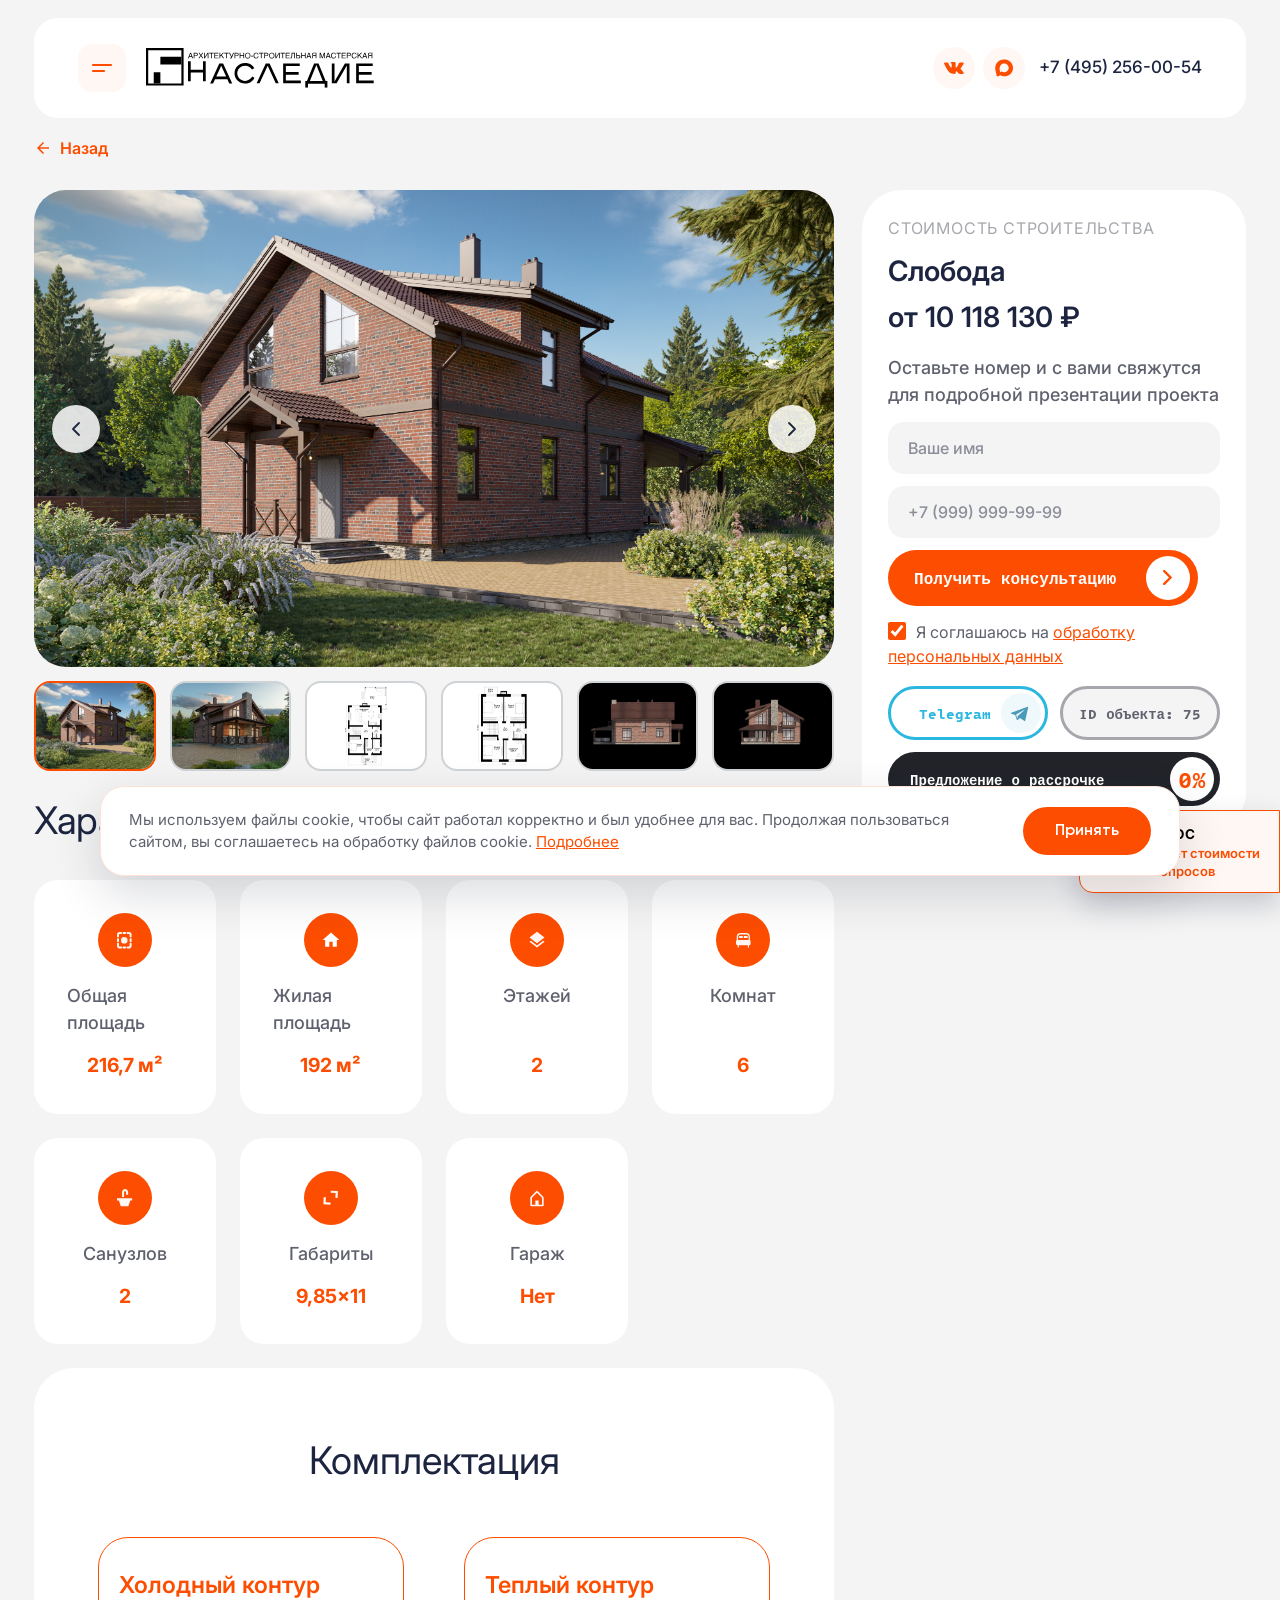
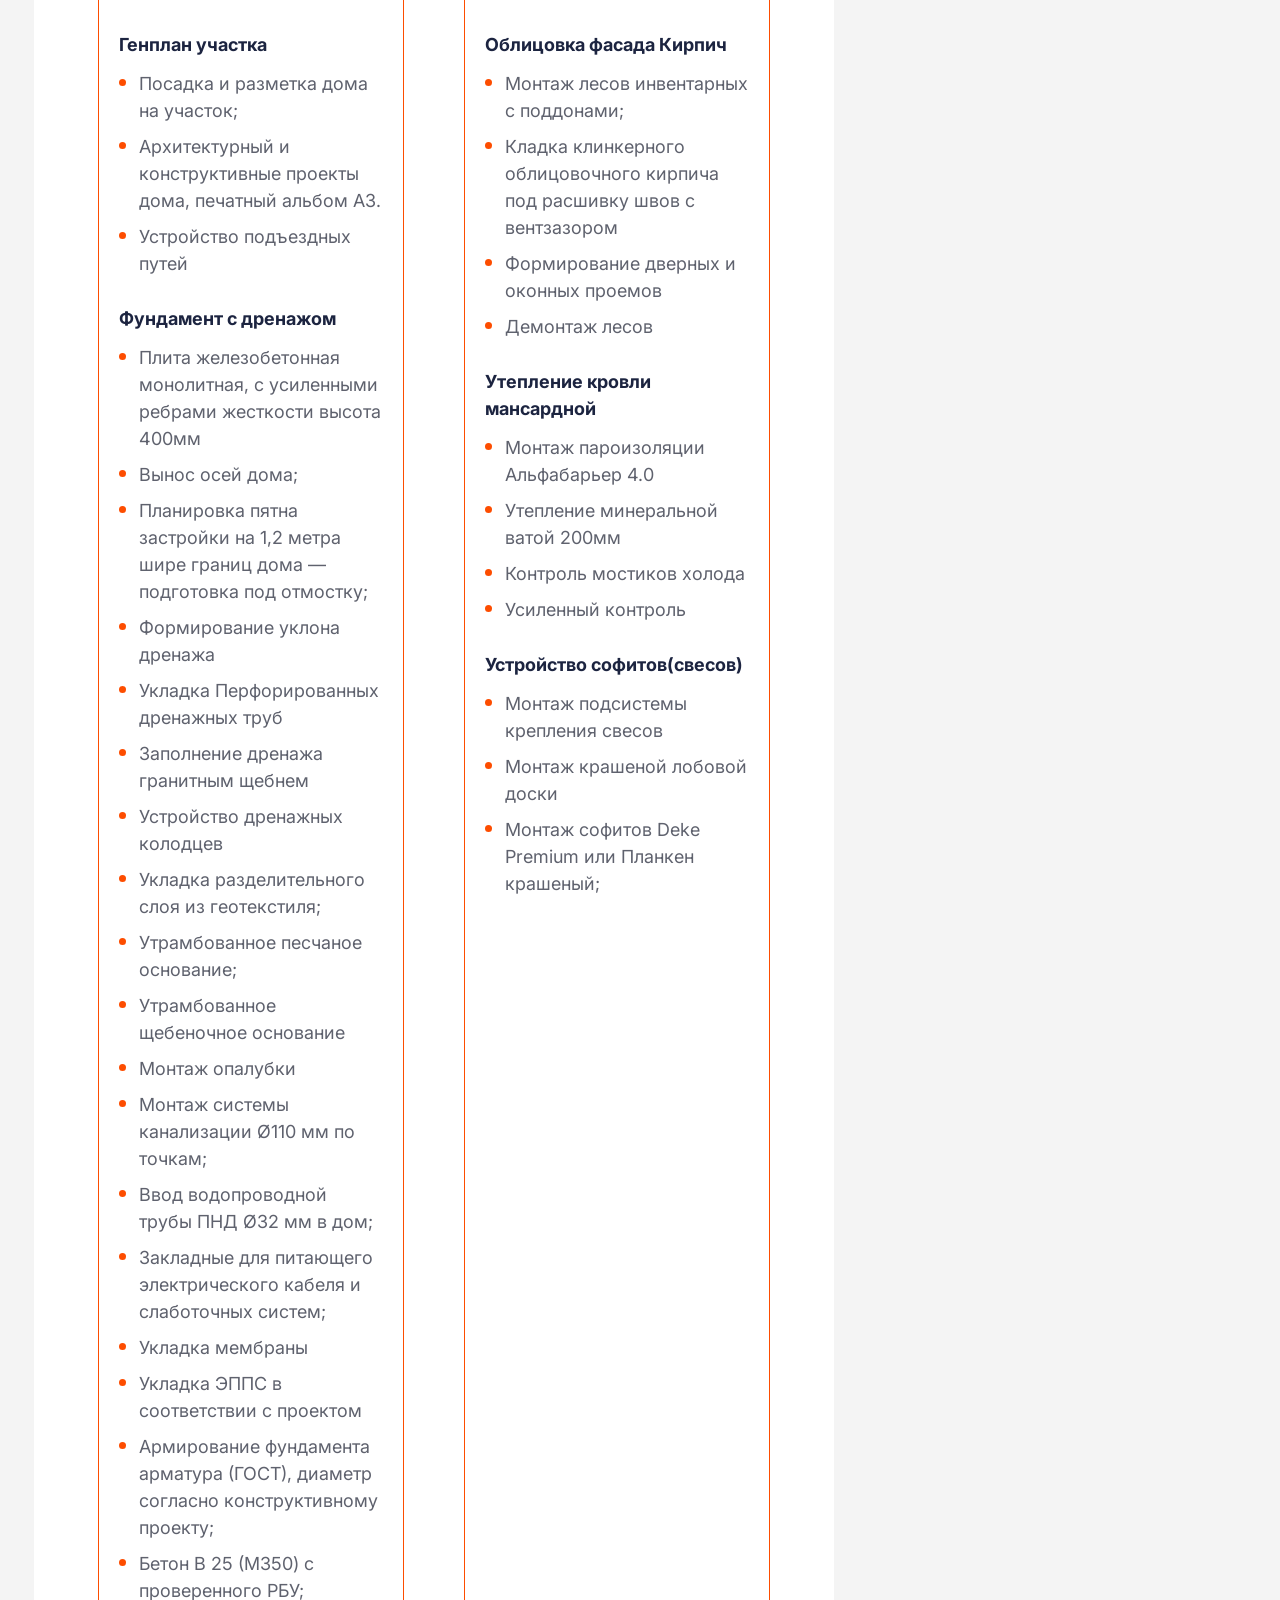
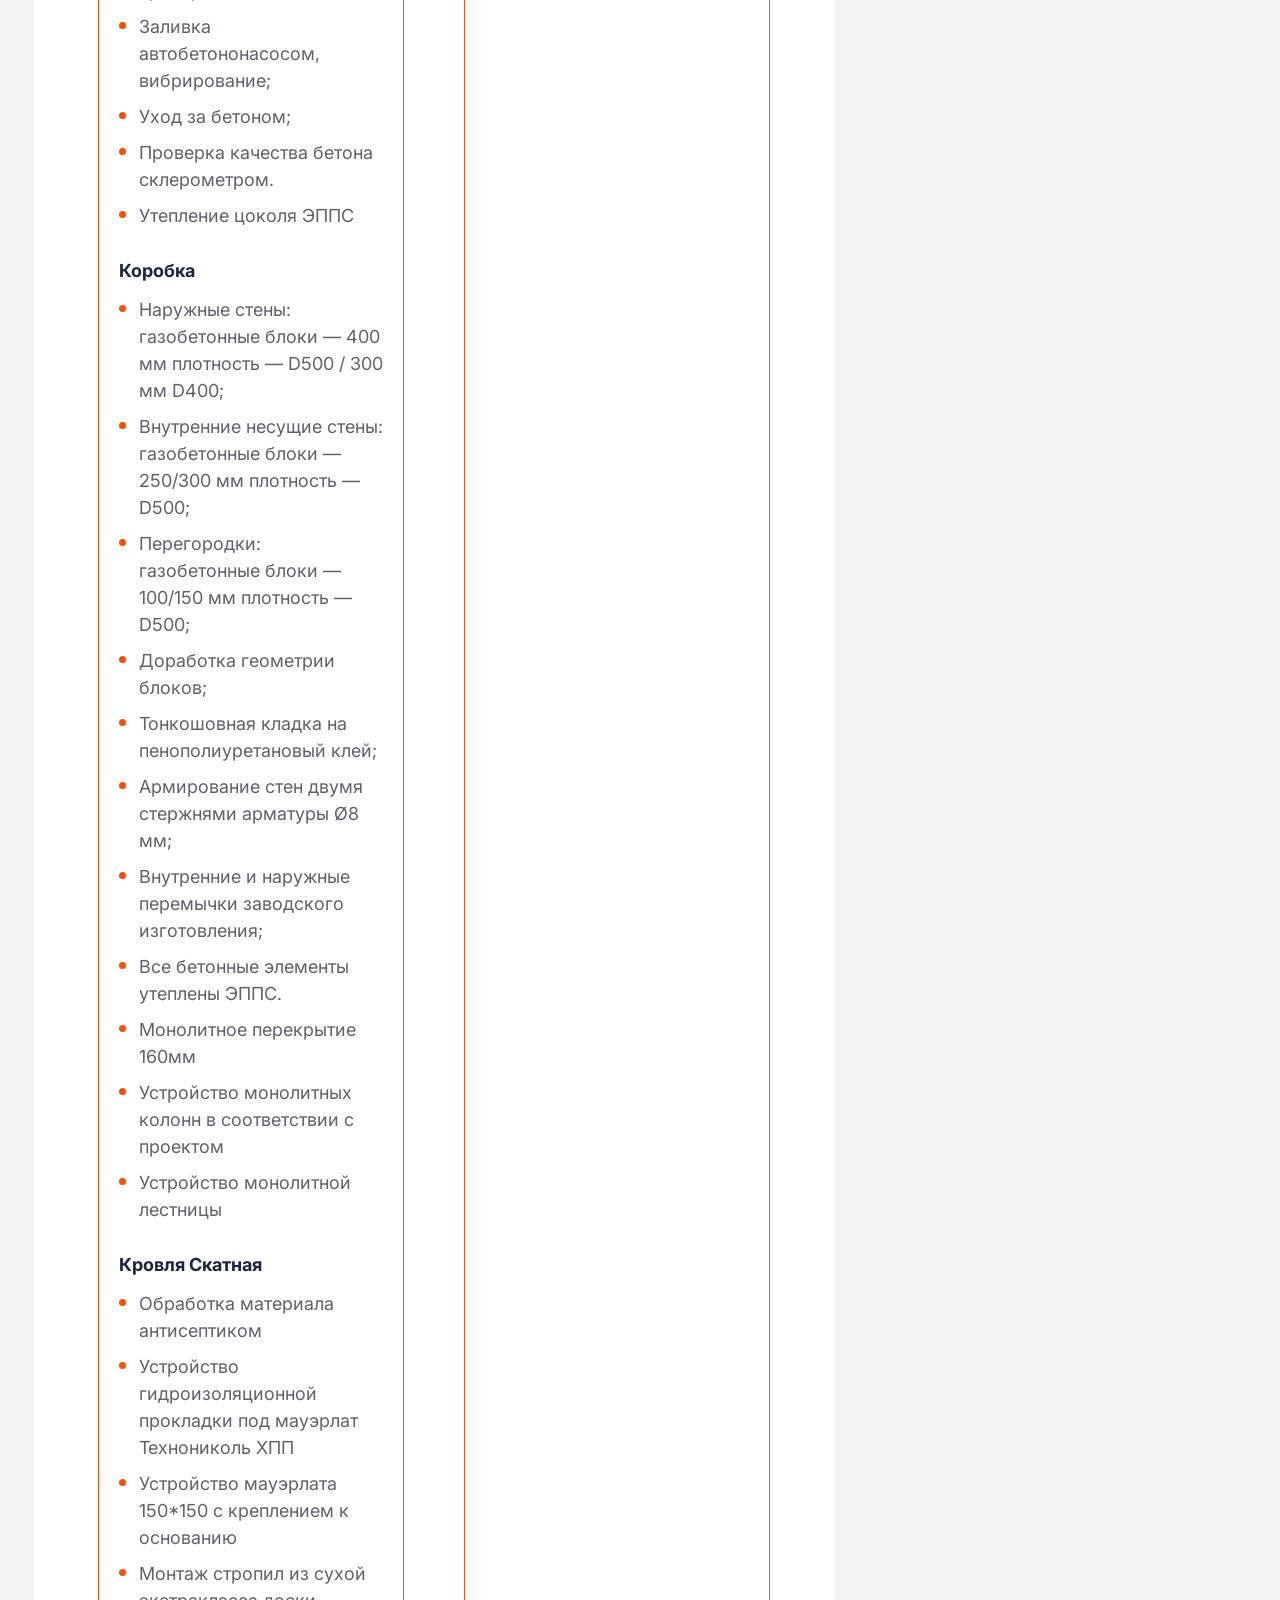
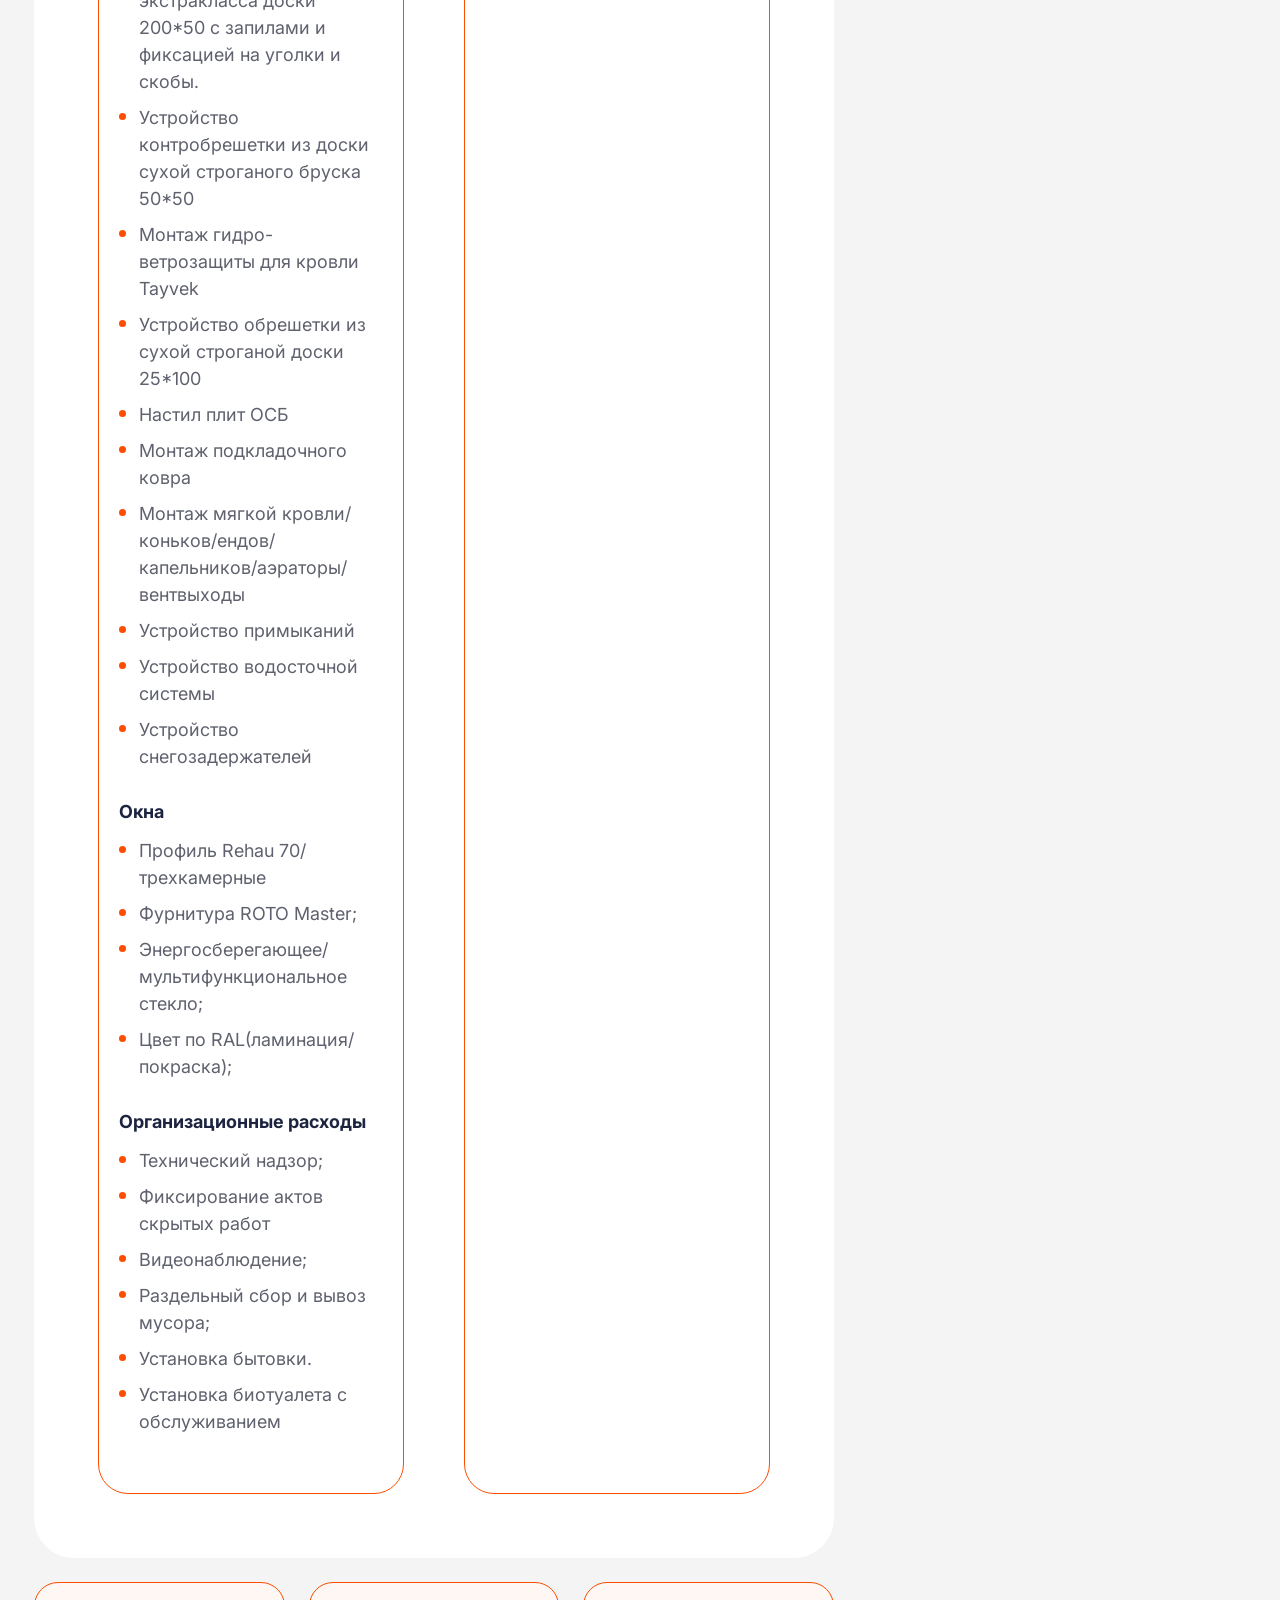
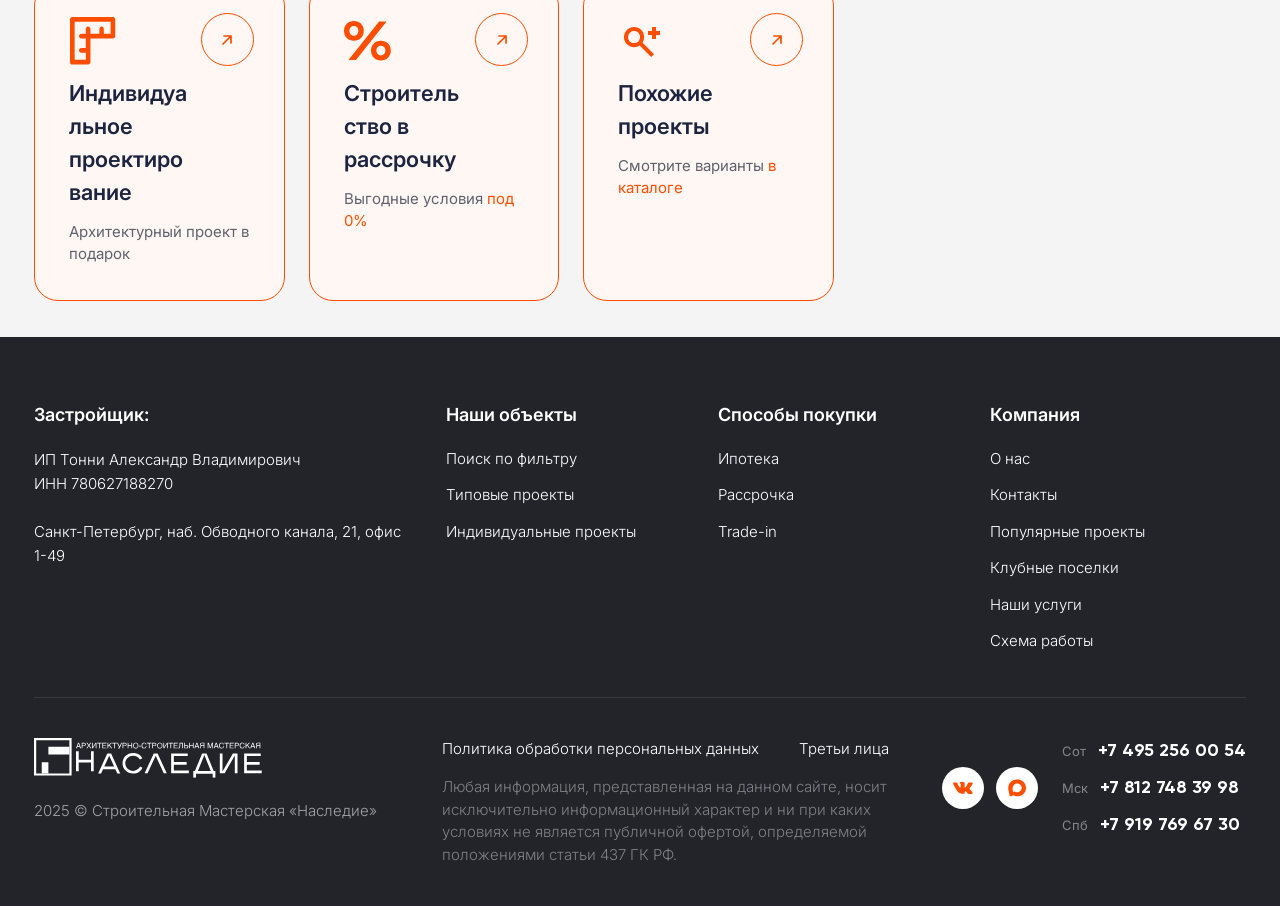
<file: proekty/sloboda.html>
<!doctype html>
<html lang="ru" data-project-id="sloboda">
  <head>
    <meta charset="UTF-8" />
    <base href="/" />
    <meta name="viewport" content="width=device-width, initial-scale=1.0" />
    <title>Слобода — проект дома из газобетона под ключ | Наследие</title>
    <meta name="description" content="Проект дома «Слобода» (классика) из газобетона под ключ: 216,7 м², 2 эт., 6 комн.. Стоимость от 10 118 130 ₽. Характеристики, комплектация, фото и видео-визитка." />
    <link rel="canonical" href="/proekty/sloboda.html" />
    <meta property="og:type" content="website" />
    <meta property="og:title" content="Слобода — проект дома из газобетона под ключ | Наследие" />
    <meta property="og:description" content="Проект дома «Слобода» (классика) из газобетона под ключ: 216,7 м², 2 эт., 6 комн.. Стоимость от 10 118 130 ₽. Характеристики, комплектация, фото и видео-визитка." />
    <meta property="og:url" content="/proekty/sloboda.html" />
    <meta property="og:image" content="/img/projects/sloboda/sloboda_1.jpg" />
    <link rel="preconnect" href="https://fonts.googleapis.com" />
    <link rel="preconnect" href="https://fonts.gstatic.com" crossorigin />
    <link
      href="https://fonts.googleapis.com/css2?family=Inter:wght@300;400;500;600;700&display=swap"
      rel="stylesheet"
    />
    <link rel="icon" href="img/ui/favicon.svg" type="image/svg+xml" />
    <link rel="stylesheet" href="css/styles.css?v=84" />
    <link rel="stylesheet" href="css/project.css?v=46" />
    <script>
      /* Режим «как на 1920, но в масштабе»: для ширин 1301–1919px страница
         показывается ровно как на 1920px и пропорционально ужимается (zoom),
         как при уменьшении масштаба в браузере. */
      (function () {
        function applyZoomFit() {
          var d = document.documentElement;
          var iw = window.innerWidth;
          if (iw > 1300 && iw < 1920) {
            d.classList.add("zoomfit");
            d.style.zoom = (d.clientWidth || iw) / 1920;
          } else {
            d.classList.remove("zoomfit");
            d.style.zoom = "";
          }
        }
        applyZoomFit();
        window.addEventListener("resize", applyZoomFit);
        document.addEventListener("DOMContentLoaded", applyZoomFit);
        window.addEventListener("load", applyZoomFit);
      })();
    </script>
  </head>
  <body>
    <!-- ===================== ШАПКА ===================== -->
    <header class="header">
      <button class="burger" aria-label="Меню">
        <svg viewBox="0 0 24 24" fill="none">
          <path
            d="M3 9h18M3 15h11"
            stroke="currentColor"
            stroke-width="2.2"
            stroke-linecap="round"
          />
        </svg>
      </button>
      <a href="index.html" class="logo"
        ><img
          src="img/ui/logo.svg"
          alt="Наследие — архитектурно-строительная мастерская"
      /></a>
      <nav class="nav">
        <a href="index.html#projects" class="nav__link"
          >Проекты
          <svg class="nav__caret" viewBox="0 0 10 6" fill="none">
            <path
              d="M1 1l4 4 4-4"
              stroke="currentColor"
              stroke-width="1.6"
              stroke-linecap="round"
            />
          </svg>
        </a>
        <a href="index.html#trust" class="nav__link">О компании</a>
        <a href="index.html#examples" class="nav__link">Примеры работ</a>
        <a href="index.html#footer" class="nav__link">Контакты</a>
      </nav>
      <div class="header__right">
        <div class="socials">
          <a href="#" class="social" aria-label="ВКонтакте"
            ><img src="img/icons/vk.svg" alt="VK"
          /></a>
          <a href="#" class="social" aria-label="MAX"
            ><img src="img/icons/max.svg" alt="MAX"
          /></a>
        </div>
        <a href="tel:+74952560054" class="header__phone">+7 (495) 256-00-54</a>
        <button
          class="btn-outline"
          data-modal-open
          data-modal-title="Скачать каталог в PDF"
          data-modal-text="Оставьте контакты — пришлём каталог проектов в PDF."
          data-modal-nocomment
        >
          Скачать каталог в PDF<img src="img/icons/download.svg" alt="" />
        </button>
      </div>
    </header>

    <div class="container">
      <a href="index.html#projects" class="back-link">
        <img src="img/ui/arrow-end.svg" alt="" />
        Назад
      </a>
      <!-- ===== ЛЕВАЯ КОЛОНКА (галерея + характеристики, скроллится) +
                  ПРАВАЯ КОЛОНКА (карточка покупки, липкая) ===== -->
      <div class="project-layout">
        <div class="gallery">
          <div class="gallery__main is-skeleton">
            <img alt="" />
            <button class="gallery__nav gallery__nav--prev" aria-label="Назад">
              <svg viewBox="0 0 22 22" fill="none">
                <path
                  d="M14 5l-6 6 6 6"
                  stroke="currentColor"
                  stroke-width="1.8"
                  stroke-linecap="round"
                  stroke-linejoin="round"
                />
              </svg>
            </button>
            <button class="gallery__nav gallery__nav--next" aria-label="Вперёд">
              <svg viewBox="0 0 22 22" fill="none">
                <path
                  d="M8 5l6 6-6 6"
                  stroke="currentColor"
                  stroke-width="1.8"
                  stroke-linecap="round"
                  stroke-linejoin="round"
                />
              </svg>
            </button>
          </div>
          <div class="gallery__thumbs-wrap">
            <div class="gallery__thumbs">
              <div class="gallery__thumb is-skeleton"></div>
              <div class="gallery__thumb is-skeleton"></div>
              <div class="gallery__thumb is-skeleton"></div>
              <div class="gallery__thumb is-skeleton"></div>
              <div class="gallery__thumb is-skeleton"></div>
              <div class="gallery__thumb is-skeleton"></div>
            </div>
          </div>
        </div>

        <div class="project-main">
        <!-- ===================== ХАРАКТЕРИСТИКИ ПРОЕКТА ===================== -->
      <section class="section">
        <div class="specs__head">
          <h2 class="section-title">Характеристики проекта</h2>
          <span class="specs__map-badge">КЛАССИКА</span>
        </div>
        <div class="specs-grid">
          <div class="spec-card">
            <span class="spec-card__icon"
              ><img src="img/icons/meta-area-white.svg" alt="" /></span
            ><span class="spec-card__label">Общая площадь</span
            ><span class="spec-card__value">219.28 м²</span>
          </div>
          <div class="spec-card">
            <span class="spec-card__icon"
              ><img src="img/icons/living-area.svg" alt="" /></span
            ><span class="spec-card__label">Жилая площадь</span
            ><span class="spec-card__value">134.27 м²</span>
          </div>
          <div class="spec-card">
            <span class="spec-card__icon"
              ><img src="img/icons/layers.svg" alt="" /></span
            ><span class="spec-card__label">Этажей</span
            ><span class="spec-card__value">2</span>
          </div>
          <div class="spec-card">
            <span class="spec-card__icon"
              ><img src="img/icons/meta-bed-white.svg" alt="" /></span
            ><span class="spec-card__label">Комнат</span
            ><span class="spec-card__value">4</span>
          </div>
          <div class="spec-card">
            <span class="spec-card__icon"
              ><img src="img/icons/meta-bath-white.svg" alt="" /></span
            ><span class="spec-card__label">Санузлов</span
            ><span class="spec-card__value">2</span>
          </div>
          <div class="spec-card">
            <span class="spec-card__icon"
              ><img src="img/icons/dimensions-white.svg" alt="" /></span
            ><span class="spec-card__label">Габариты</span
            ><span class="spec-card__value">10×15</span>
          </div>
          <div class="spec-card">
            <span class="spec-card__icon"
              ><img src="img/icons/garage.svg" alt="" /></span
            ><span class="spec-card__label">Гараж</span
            ><span class="spec-card__value">Нет</span>
          </div>
        </div>
      </section>

      <!-- ===================== КОМПЛЕКТАЦИЯ ===================== -->
      <section class="section complectation">
        <h2 class="complectation__title">Комплектация</h2>
        <div class="complectation__cols">
          <div class="complectation__col">
            <h3 class="complectation__col-title">Холодный контур</h3>
            <div class="complectation__groups">
            <div class="spec-group">
              <h4 class="spec-group__title">Генплан участка</h4>
              <ul>
                <li>Посадка и разметка дома на участок;</li>
                <li>
                  Архитектурный и конструктивные проекты дома, печатный альбом
                  А3.
                </li>
              </ul>
            </div>
            <div class="spec-group">
              <h4 class="spec-group__title">Фундамент</h4>
              <ul>
                <li>Плита железобетонная монолитная;</li>
                <li>Вынос осей дома;</li>
                <li>
                  Планировка пятна застройки на 1,2 метра шире границ дома —
                  подготовка под отмостку;
                </li>
                <li>Укладка разделительного слоя из геотекстиля;</li>
                <li>Утрамбованное песчаное основание;</li>
                <li>Монтаж системы канализации Ø110 мм по точкам;</li>
                <li>Ввод водопроводной трубы ПНД Ø32 мм в дом;</li>
                <li>
                  Закладные для питающего электрического кабеля и слаботочных
                  систем;
                </li>
                <li>
                  Армирование фундамента арматура (ГОСТ), диаметр согласно
                  конструктивному проекту;
                </li>
                <li>Бетон В 25 (М350) с проверенного РБУ;</li>
                <li>Заливка автобетононасосом, вибрирование;</li>
                <li>Уход за бетоном;</li>
                <li>Проверка качества бетона склерометром.</li>
              </ul>
            </div>
            <div class="spec-group">
              <h4 class="spec-group__title">Коробка</h4>
              <ul>
                <li>
                  Наружные стены: газобетонные блоки — 400 мм плотность — D500 /
                  300 мм D400;
                </li>
                <li>
                  Внутренние несущие стены: газобетонные блоки — 250/300 мм
                  плотность — D500;
                </li>
                <li>
                  Перегородки: газобетонные блоки — 100/150 мм плотность — D500;
                </li>
                <li>Доработка геометрии блоков;</li>
                <li>Тонкошовная кладка на пенополиуретановый клей;</li>
                <li>Армирование стен двумя стержнями арматуры Ø12 мм;</li>
                <li>
                  Внутренние и наружные перемычки заводского изготовления;
                </li>
                <li>Все бетонные элементы утеплены ЭППС.</li>
              </ul>
            </div>
            <div class="spec-group">
              <h4 class="spec-group__title">Кровля</h4>
              <ul>
                <li>
                  Перекрытие — сборная железобетонная плита заводского
                  изготовления / монолитное перекрытие;
                </li>
                <li>Направляемая пароизоляция «Технониколь».</li>
              </ul>
            </div>
            <div class="spec-group">
              <h4 class="spec-group__title">Организационные расходы</h4>
              <ul>
                <li>Технический надзор;</li>
                <li>Видеонаблюдение;</li>
                <li>Раздельный сбор и вывоз мусора;</li>
                <li>Установка бытовки.</li>
              </ul>
            </div>
            </div>
            <button class="complectation__more" type="button">Ещё</button>
          </div>
          <div class="complectation__col">
            <h3 class="complectation__col-title">Теплый контур</h3>
            <div class="complectation__groups">
            <div class="spec-group">
              <h4 class="spec-group__title">Генплан участка</h4>
              <ul>
                <li>Посадка и разметка дома на участок;</li>
                <li>
                  Архитектурный и конструктивные проекты дома, печатный альбом
                  А3.
                </li>
              </ul>
            </div>
            <div class="spec-group">
              <h4 class="spec-group__title">Фундамент</h4>
              <ul>
                <li>Плита железобетонная монолитная;</li>
                <li>Вынос осей дома;</li>
                <li>
                  Планировка пятна застройки на 1,2 метра шире границ дома;
                </li>
                <li>Укладка разделительного слоя из геотекстиля;</li>
                <li>Утрамбованное песчаное основание;</li>
                <li>Гидроизоляционная мембрана PLANTER standart;</li>
                <li>Монтаж системы канализации Ø110 мм по точкам;</li>
                <li>Ввод водопроводной трубы ПНД Ø32 мм в дом;</li>
                <li>
                  Закладные для питающего электрического кабеля и слаботочных
                  систем;
                </li>
                <li>Армирование фундамента арматура (ГОСТ);</li>
                <li>Бетон В 25 (М350) с проверенного РБУ;</li>
                <li>Заливка автобетононасосом, вибрирование;</li>
                <li>Уход за бетоном, проверка склерометром.</li>
              </ul>
            </div>
            <div class="spec-group">
              <h4 class="spec-group__title">Коробка</h4>
              <ul>
                <li>Утепление и гидроизоляция кровли:</li>
                <li>Мембрана кровельная ПВХ «Технониколь»;</li>
                <li>
                  Разделительный, фильтрационный и защитный слой геотекстиль
                  «Технониколь»;
                </li>
                <li>Полусухая стяжка с разуклонкой;</li>
                <li>Утепление «Технониколь XPS Carbon» 200мм;</li>
                <li>Пароизоляция Биполь ХПП;</li>
                <li>Воронки парапетные «Технониколь»;</li>
                <li>
                  Греющий кабель для обогрева парапетных воронок и водосточной
                  системы;
                </li>
                <li>Аэраторы кровельные;</li>
                <li>
                  Наружные стены: газобетонные блоки (400мм D500 / 300мм D400);
                </li>
                <li>
                  Внутренние несущие стены: газобетонные блоки (250/300мм D500);
                </li>
                <li>Перегородки: газобетонные блоки (100/150мм D500);</li>
                <li>Доработка геометрии блоков, тонкошовная кладка;</li>
                <li>Армирование стен, перемычки, утепление ЭППС.</li>
              </ul>
            </div>
            <div class="spec-group">
              <h4 class="spec-group__title">Кровля</h4>
              <ul>
                <li>Перекрытие — сборная железобетонная плита / монолитное;</li>
                <li>Направляемая пароизоляция «Технониколь».</li>
              </ul>
            </div>
            <div class="spec-group">
              <h4 class="spec-group__title">Окна</h4>
              <ul>
                <li>Профиль согласно Архитектурному проекту.</li>
              </ul>
            </div>
            <div class="spec-group">
              <h4 class="spec-group__title">Организационные расходы</h4>
              <ul>
                <li>Технический надзор, видеонаблюдение;</li>
                <li>Раздельный сбор и вывоз мусора;</li>
                <li>Установка бытовки;</li>
                <li>Регистрация дома.</li>
              </ul>
            </div>
            </div>
            <button class="complectation__more" type="button">Ещё</button>
          </div>
        </div>
      </section>
      <!-- ===================== КАРТОЧКИ-ССЫЛКИ ===================== -->
      <section class="section project-links">
        <a href="#" class="project-link">
          <span class="project-link__icon"
            ><img src="img/icons/plan.svg" alt=""
          /></span>
          <h3 class="project-link__title">Индивидуальное проектирование</h3>
          <p class="project-link__text">Архитектурный проект <span></span>в подарок</p>
          <span class="project-link__arrow"
            ><svg viewBox="0 0 18 18" fill="none">
              <path
                d="M5 13L13 5m0 0H6m7 0v7"
                stroke="currentColor"
                stroke-width="1.7"
                stroke-linecap="round"
                stroke-linejoin="round"
              /></svg
          ></span>
        </a>
        <a href="#" class="project-link">
          <span class="project-link__icon"
            ><img src="img/ui/percent.svg" alt=""
          /></span>
          <h3 class="project-link__title">Строительство в рассрочку</h3>
          <p class="project-link__text">Выгодные условия <span>под 0%</span></p>
          <span class="project-link__arrow"
            ><svg viewBox="0 0 18 18" fill="none">
              <path
                d="M5 13L13 5m0 0H6m7 0v7"
                stroke="currentColor"
                stroke-width="1.7"
                stroke-linecap="round"
                stroke-linejoin="round"
              /></svg
          ></span>
        </a>
        <a href="index.html#projects" class="project-link">
          <span class="project-link__icon"
            ><img src="img/icons/search-small-plus.svg" alt=""
          /></span>
          <h3 class="project-link__title">Похожие проекты</h3>
          <p class="project-link__text">Смотрите варианты <span>в каталоге</span></p>
          <span class="project-link__arrow"
            ><svg viewBox="0 0 18 18" fill="none">
              <path
                d="M5 13L13 5m0 0H6m7 0v7"
                stroke="currentColor"
                stroke-width="1.7"
                stroke-linecap="round"
                stroke-linejoin="round"
              /></svg
          ></span>
        </a>
      </section>

      <!-- ===================== ВИДЕО-ВИЗИТКА ===================== -->
      <section class="section">
        <h2 class="section-title" style="margin-bottom: 28px">Видео-визитка</h2>
        <div class="video-card">
          <img
            src="img/projects/hero.jpg"
            alt="Видео-визитка проекта «Калипсо»"
          />
          <span class="video-card__play"
            ><img src="img/ui/play.png" alt=""
          /></span>
          <span class="video-card__bar"></span>
        </div>
      </section>
        </div>
        <!-- /.project-main -->

        <aside class="project-aside">
          <div class="buy-card">
            <p class="buy-card__label">Стоимость строительства</p>
            <div class="buy-card__head">
              <div class="buy-card__title">
                <h1 class="buy-card__name">Слобода</h1>
                <span class="buy-card__type">КЛАССИКА</span>
              </div>
              <span class="buy-card__price">от 10 118 130 ₽</span>
            </div>
            <div class="buy-card__actions">
              <button
                class="btn-primary"
                data-modal-open
                data-modal-title="Заказать звонок"
                data-modal-text=""
                data-modal-nocomment
              >
                Заказать звонок<span class="btn-circle">
                  <img src="img/ui/arrow.svg" alt="" />
                </span>
              </button>
              <button
                class="btn-present"
                id="presentBtn"
                data-modal-open
                data-modal-title="Оставьте заявку"
              >
                Презентация
                <span class="btn-circle"
                  ><img src="img/icons/file.svg" alt=""
                /></span>
              </button>
            </div>
            <p class="buy-card__hint">
              Оставьте номер и с вами свяжутся для подробной презентации проекта
            </p>
            <form data-lead-form>
              <input
                class="form-field"
                type="text"
                placeholder="Ваше имя"
                required
              />
              <input
                class="form-field"
                type="tel"
                placeholder="+7 (999) 999-99-99"
                required
              />
              <button type="submit" class="btn-submit">
                Получить консультацию<span class="btn-circle"
                  ><img src="img/ui/arrow.svg" alt=""
                /></span>
              </button>
              <label class="buy-card__consent"
                ><input type="checkbox" checked />Я соглашаюсь на
                <a href="#">обработку персональных данных</a></label
              >
            </form>
            <div class="buy-card__row">
              <a href="#" class="buy-card__tg">
                <span>Telegram</span>
                <img src="img/icons/telegram.svg" alt="" />
              </a>
              <span class="buy-card__id">ID объекта: 75</span>
            </div>
            <div class="buy-card__installment">
              Предложение о рассрочке<span class="pct">0%</span>
            </div>
          </div>
        </aside>
      </div>
      <!-- /.project-layout -->
    </div>
    <!-- /.container -->

    <!-- ===================== ПОДВАЛ ===================== -->
    <footer class="footer" id="footer">
      <div class="container" style="padding: 0">
        <div class="footer__top">
          <div class="footer__col">
            <p class="footer__col-title">Застройщик:</p>
            <p class="footer__addr">
              ИП Тонни Александр Владимирович<br />ИНН 780627188270<br /><br />Санкт-Петербург,
              наб. Обводного канала, 21, офис 1-49
            </p>
          </div>
          <div class="footer__col">
            <p class="footer__col-title">Наши объекты</p>
            <div class="footer__links">
              <a href="index.html#projects">Поиск по фильтру</a
              ><a href="index.html#projects">Типовые проекты</a
              ><a href="index.html#projects">Индивидуальные проекты</a>
            </div>
          </div>
          <div class="footer__col">
            <p class="footer__col-title">Способы покупки</p>
            <div class="footer__links">
              <a href="#">Ипотека</a><a href="#">Рассрочка</a
              ><a href="#">Trade-in</a>
            </div>
          </div>
          <div class="footer__col">
            <p class="footer__col-title">Компания</p>
            <div class="footer__links">
              <a href="#">О нас</a><a href="#footer">Контакты</a
              ><a href="index.html#projects">Популярные проекты</a
              ><a href="#">Клубные поселки</a><a href="#">Наши услуги</a
              ><a href="#">Схема работы</a>
            </div>
          </div>
        </div>
        <div class="footer__bottom">
          <div class="footer__bottom-left">
            <a href="index.html" class="footer__logo"
              ><img src="img/ui/logo.svg" alt="Наследие"
            /></a>
            <p class="footer__copy">
              2025 © Строительная Мастерская «Наследие»
            </p>
          </div>
          <div class="footer__bottom-mid">
            <div class="footer__legal">
              <a href="#">Политика обработки персональных данных</a
              ><a href="#">Третьи лица</a>
            </div>
            <p class="footer__disclaimer">
              Любая информация, представленная на данном сайте, носит
              исключительно информационный характер и ни при каких условиях не
              является публичной офертой, определяемой положениями статьи 437 ГК
              РФ.
            </p>
          </div>
          <div class="footer__bottom-right">
            <div class="footer__socials">
              <a href="#" class="social" aria-label="ВКонтакте"
                ><img src="img/icons/vk.svg" alt="VK"
              /></a>
              <a href="#" class="social" aria-label="MAX"
                ><img src="img/icons/max.svg" alt="MAX"
              /></a>
            </div>
            <div class="footer__contacts-bottom">
              <div class="footer__contact">
                <span>Сот</span><a href="tel:+74952560054">+7 495 256 00 54</a>
              </div>
              <div class="footer__contact">
                <span>Мск</span><a href="tel:+78127483992">+7 812 748 39 98</a>
              </div>
              <div class="footer__contact">
                <span>Спб</span><a href="tel:+79197696730">+7 919 769 67 30</a>
              </div>
            </div>
          </div>
        </div>
      </div>
    </footer>

    <!-- ===================== ПЛАВАЮЩАЯ КНОПКА ОПРОСА ===================== -->
      

    <a class="quiz-fab" href="quiz.html" aria-label="Пройти опрос">
      <span
        class="quiz-fab__close"
        role="button"
        tabindex="0"
        aria-label="Скрыть опрос"
        >&times;</span
      >
      <span class="quiz-fab__icon">
        <img src="img/icons/survey.svg" alt="Иконка опроса" />
      </span>
      <span class="quiz-fab__body">
        <span class="quiz-fab__label">Опрос</span>
        <span class="quiz-fab__title">Расчёт стоимости</span>
        <span class="quiz-fab__title">6 вопросов</span>
      </span>
    </a>

    <!-- ===================== МОДАЛЬНОЕ ОКНО ===================== -->
    <div class="modal">
      <div class="modal__box">
        <button class="modal__close" data-modal-close aria-label="Закрыть">
          &times;
        </button>
        <h3 class="modal__title">Оставьте заявку</h3>
        <p class="modal__text">
          Заполните форму, и мы свяжемся с вами для подробной презентации
          проекта «Калипсо».
        </p>
        <form data-lead-form>
          <input
            class="form-field"
            type="text"
            placeholder="Ваше имя"
            required
          />
          <input
            class="form-field"
            type="tel"
            placeholder="+7 (999) 999-99-99"
            required
          />
          <textarea class="form-field" placeholder="Комментарий"></textarea>
          <button
            type="submit"
            class="btn-submit"
            style="width: 100%; margin-top: 8px"
          >
            Отправить<span class="btn-circle"
              ><svg viewBox="0 0 22 22" fill="none">
                <path
                  d="M5 11h12m0 0l-5-5m5 5l-5 5"
                  stroke="#FD4D00"
                  stroke-width="1.8"
                  stroke-linecap="round"
                  stroke-linejoin="round"
                /></svg
            ></span>
          </button>
          <label class="form-consent" style="margin-top: 14px">
            <input type="checkbox" checked required />Я соглашаюсь на
            <a href="#">обработку персональных данных</a>
          </label>
        </form>
      </div>
    </div>

    <script src="js/houses-data.js?v=8"></script>
    <script src="js/main.js?v=25"></script>
    <script src="js/project.js?v=15"></script>
  </body>
</html>
</file>
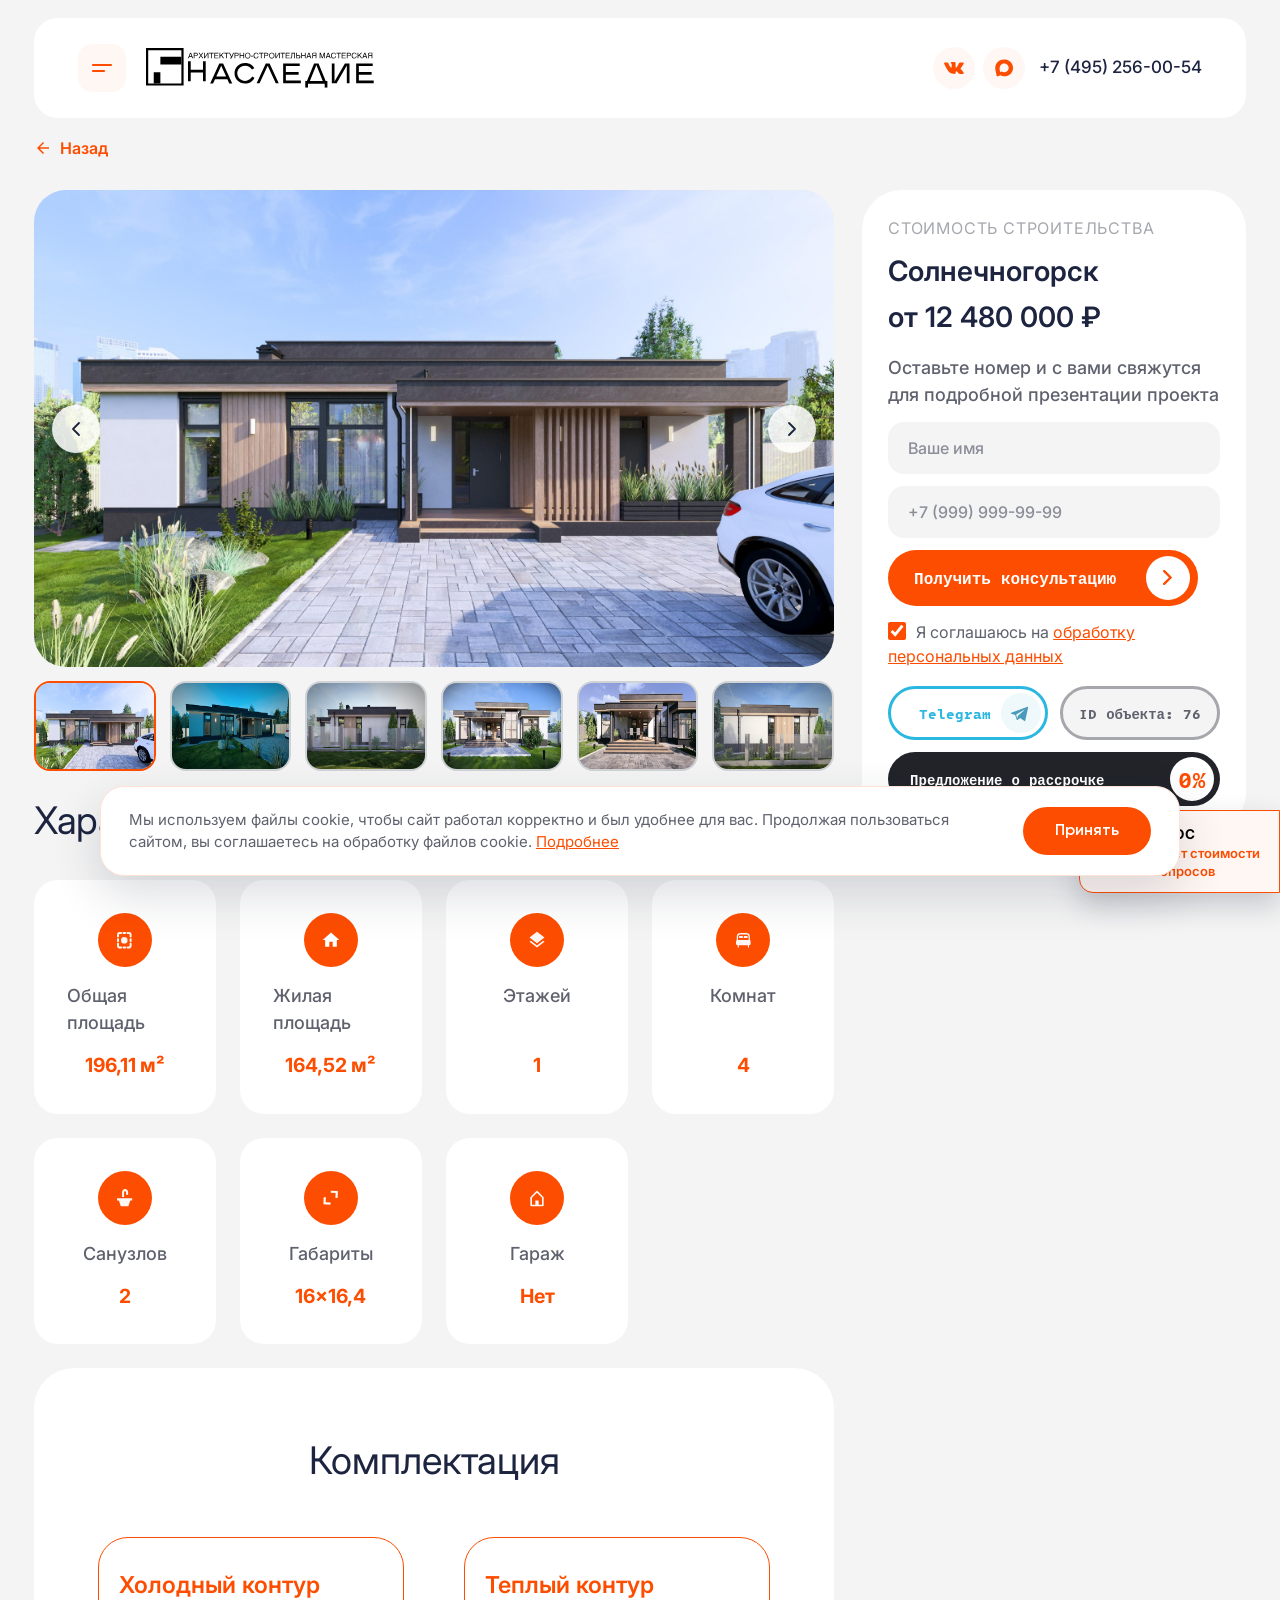
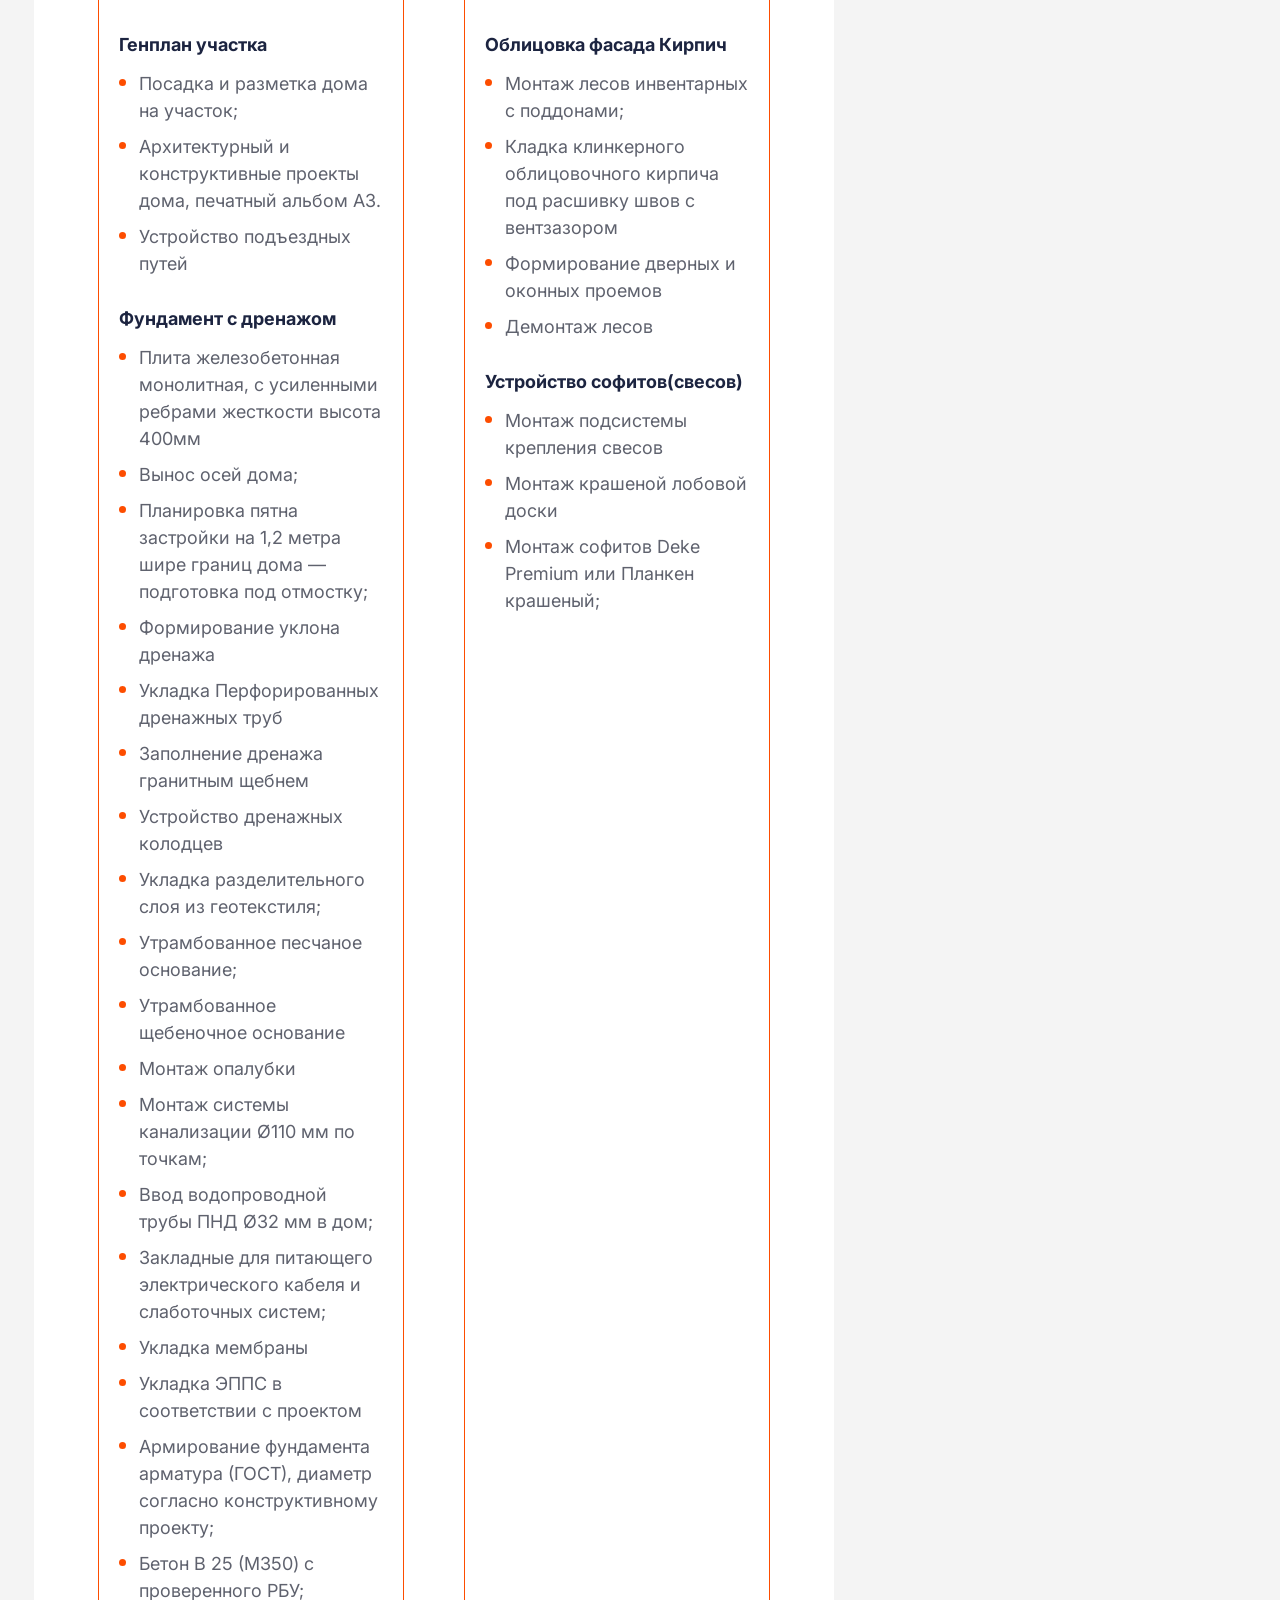
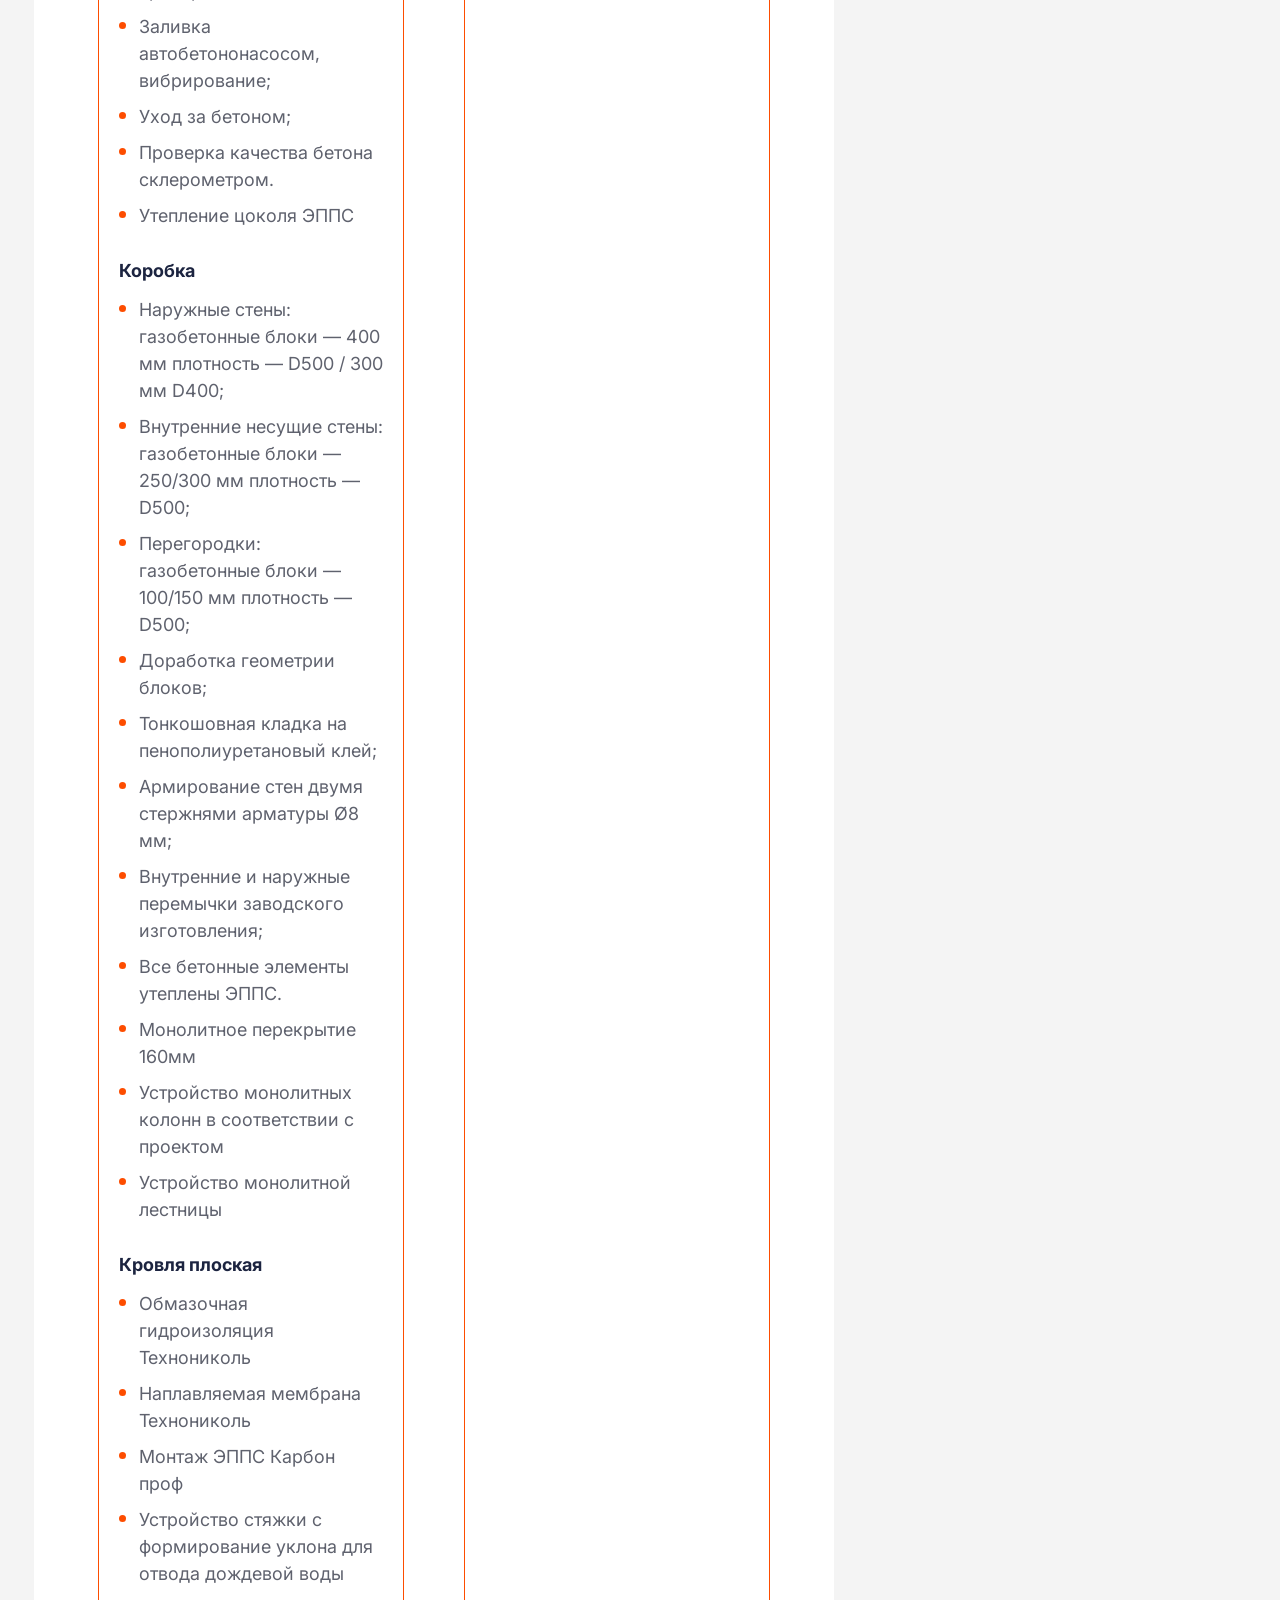
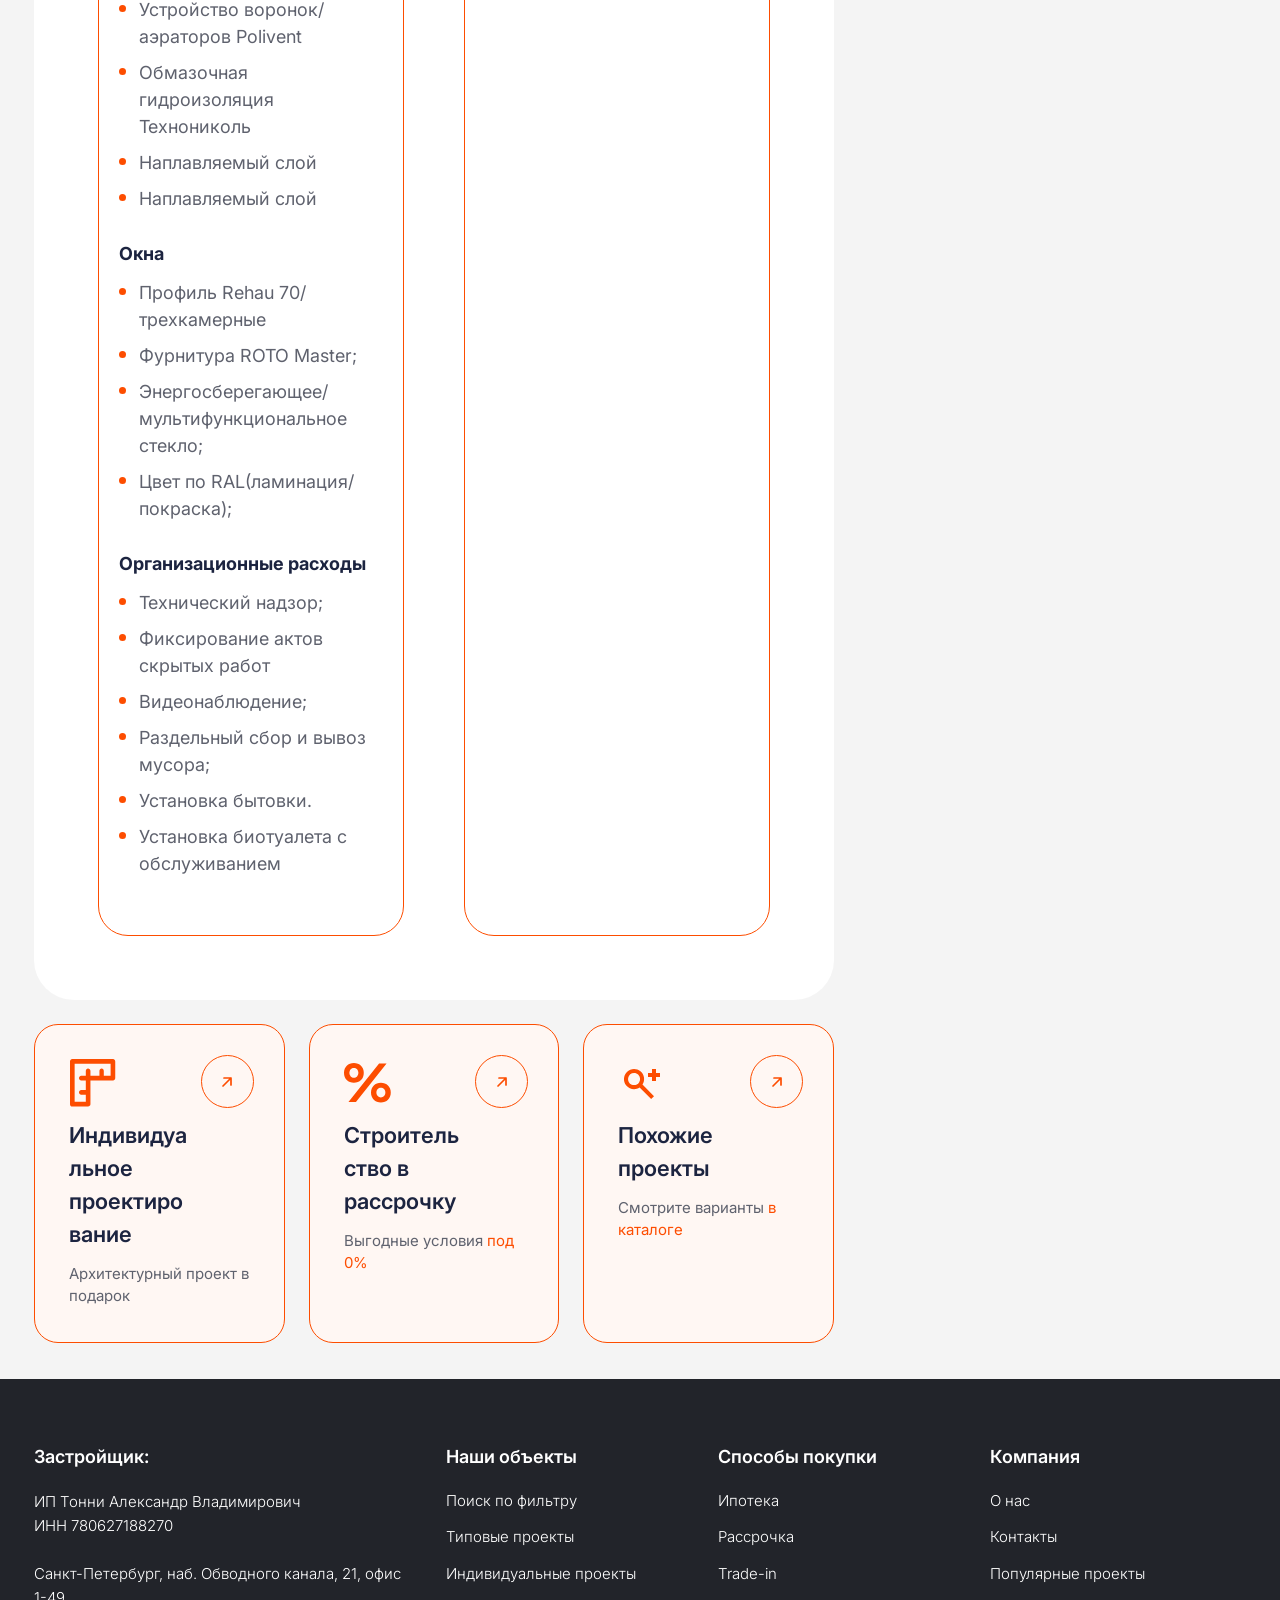
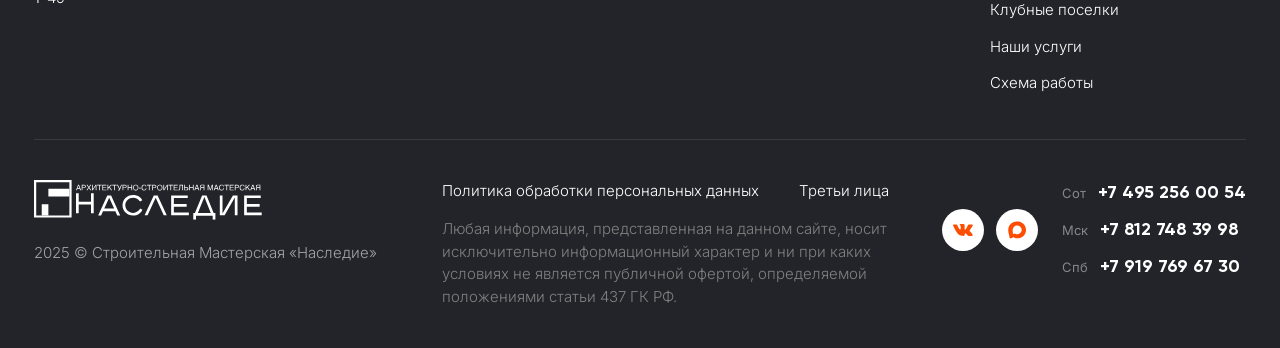
<file: proekty/solnechnogorsk.html>
<!doctype html>
<html lang="ru" data-project-id="solnechnogorsk">
  <head>
    <meta charset="UTF-8" />
    <base href="/" />
    <meta name="viewport" content="width=device-width, initial-scale=1.0" />
    <title>Солнечногорск — проект дома из газобетона под ключ | Наследие</title>
    <meta name="description" content="Проект дома «Солнечногорск» (модерн) из газобетона под ключ: 196,11 м², 1 эт., 4 комн.. Стоимость от 12 480 000 ₽. Характеристики, комплектация, фото и видео-визитка." />
    <link rel="canonical" href="/proekty/solnechnogorsk.html" />
    <meta property="og:type" content="website" />
    <meta property="og:title" content="Солнечногорск — проект дома из газобетона под ключ | Наследие" />
    <meta property="og:description" content="Проект дома «Солнечногорск» (модерн) из газобетона под ключ: 196,11 м², 1 эт., 4 комн.. Стоимость от 12 480 000 ₽. Характеристики, комплектация, фото и видео-визитка." />
    <meta property="og:url" content="/proekty/solnechnogorsk.html" />
    <meta property="og:image" content="/img/projects/solnechnogorsk/solnechnogorsk_1.png" />
    <link rel="preconnect" href="https://fonts.googleapis.com" />
    <link rel="preconnect" href="https://fonts.gstatic.com" crossorigin />
    <link
      href="https://fonts.googleapis.com/css2?family=Inter:wght@300;400;500;600;700&display=swap"
      rel="stylesheet"
    />
    <link rel="icon" href="img/ui/favicon.svg" type="image/svg+xml" />
    <link rel="stylesheet" href="css/styles.css?v=84" />
    <link rel="stylesheet" href="css/project.css?v=46" />
    <script>
      /* Режим «как на 1920, но в масштабе»: для ширин 1301–1919px страница
         показывается ровно как на 1920px и пропорционально ужимается (zoom),
         как при уменьшении масштаба в браузере. */
      (function () {
        function applyZoomFit() {
          var d = document.documentElement;
          var iw = window.innerWidth;
          if (iw > 1300 && iw < 1920) {
            d.classList.add("zoomfit");
            d.style.zoom = (d.clientWidth || iw) / 1920;
          } else {
            d.classList.remove("zoomfit");
            d.style.zoom = "";
          }
        }
        applyZoomFit();
        window.addEventListener("resize", applyZoomFit);
        document.addEventListener("DOMContentLoaded", applyZoomFit);
        window.addEventListener("load", applyZoomFit);
      })();
    </script>
  </head>
  <body>
    <!-- ===================== ШАПКА ===================== -->
    <header class="header">
      <button class="burger" aria-label="Меню">
        <svg viewBox="0 0 24 24" fill="none">
          <path
            d="M3 9h18M3 15h11"
            stroke="currentColor"
            stroke-width="2.2"
            stroke-linecap="round"
          />
        </svg>
      </button>
      <a href="index.html" class="logo"
        ><img
          src="img/ui/logo.svg"
          alt="Наследие — архитектурно-строительная мастерская"
      /></a>
      <nav class="nav">
        <a href="index.html#projects" class="nav__link"
          >Проекты
          <svg class="nav__caret" viewBox="0 0 10 6" fill="none">
            <path
              d="M1 1l4 4 4-4"
              stroke="currentColor"
              stroke-width="1.6"
              stroke-linecap="round"
            />
          </svg>
        </a>
        <a href="index.html#trust" class="nav__link">О компании</a>
        <a href="index.html#examples" class="nav__link">Примеры работ</a>
        <a href="index.html#footer" class="nav__link">Контакты</a>
      </nav>
      <div class="header__right">
        <div class="socials">
          <a href="#" class="social" aria-label="ВКонтакте"
            ><img src="img/icons/vk.svg" alt="VK"
          /></a>
          <a href="#" class="social" aria-label="MAX"
            ><img src="img/icons/max.svg" alt="MAX"
          /></a>
        </div>
        <a href="tel:+74952560054" class="header__phone">+7 (495) 256-00-54</a>
        <button
          class="btn-outline"
          data-modal-open
          data-modal-title="Скачать каталог в PDF"
          data-modal-text="Оставьте контакты — пришлём каталог проектов в PDF."
          data-modal-nocomment
        >
          Скачать каталог в PDF<img src="img/icons/download.svg" alt="" />
        </button>
      </div>
    </header>

    <div class="container">
      <a href="index.html#projects" class="back-link">
        <img src="img/ui/arrow-end.svg" alt="" />
        Назад
      </a>
      <!-- ===== ЛЕВАЯ КОЛОНКА (галерея + характеристики, скроллится) +
                  ПРАВАЯ КОЛОНКА (карточка покупки, липкая) ===== -->
      <div class="project-layout">
        <div class="gallery">
          <div class="gallery__main is-skeleton">
            <img alt="" />
            <button class="gallery__nav gallery__nav--prev" aria-label="Назад">
              <svg viewBox="0 0 22 22" fill="none">
                <path
                  d="M14 5l-6 6 6 6"
                  stroke="currentColor"
                  stroke-width="1.8"
                  stroke-linecap="round"
                  stroke-linejoin="round"
                />
              </svg>
            </button>
            <button class="gallery__nav gallery__nav--next" aria-label="Вперёд">
              <svg viewBox="0 0 22 22" fill="none">
                <path
                  d="M8 5l6 6-6 6"
                  stroke="currentColor"
                  stroke-width="1.8"
                  stroke-linecap="round"
                  stroke-linejoin="round"
                />
              </svg>
            </button>
          </div>
          <div class="gallery__thumbs-wrap">
            <div class="gallery__thumbs">
              <div class="gallery__thumb is-skeleton"></div>
              <div class="gallery__thumb is-skeleton"></div>
              <div class="gallery__thumb is-skeleton"></div>
              <div class="gallery__thumb is-skeleton"></div>
              <div class="gallery__thumb is-skeleton"></div>
              <div class="gallery__thumb is-skeleton"></div>
            </div>
          </div>
        </div>

        <div class="project-main">
        <!-- ===================== ХАРАКТЕРИСТИКИ ПРОЕКТА ===================== -->
      <section class="section">
        <div class="specs__head">
          <h2 class="section-title">Характеристики проекта</h2>
          <span class="specs__map-badge">МОДЕРН</span>
        </div>
        <div class="specs-grid">
          <div class="spec-card">
            <span class="spec-card__icon"
              ><img src="img/icons/meta-area-white.svg" alt="" /></span
            ><span class="spec-card__label">Общая площадь</span
            ><span class="spec-card__value">219.28 м²</span>
          </div>
          <div class="spec-card">
            <span class="spec-card__icon"
              ><img src="img/icons/living-area.svg" alt="" /></span
            ><span class="spec-card__label">Жилая площадь</span
            ><span class="spec-card__value">134.27 м²</span>
          </div>
          <div class="spec-card">
            <span class="spec-card__icon"
              ><img src="img/icons/layers.svg" alt="" /></span
            ><span class="spec-card__label">Этажей</span
            ><span class="spec-card__value">2</span>
          </div>
          <div class="spec-card">
            <span class="spec-card__icon"
              ><img src="img/icons/meta-bed-white.svg" alt="" /></span
            ><span class="spec-card__label">Комнат</span
            ><span class="spec-card__value">4</span>
          </div>
          <div class="spec-card">
            <span class="spec-card__icon"
              ><img src="img/icons/meta-bath-white.svg" alt="" /></span
            ><span class="spec-card__label">Санузлов</span
            ><span class="spec-card__value">2</span>
          </div>
          <div class="spec-card">
            <span class="spec-card__icon"
              ><img src="img/icons/dimensions-white.svg" alt="" /></span
            ><span class="spec-card__label">Габариты</span
            ><span class="spec-card__value">10×15</span>
          </div>
          <div class="spec-card">
            <span class="spec-card__icon"
              ><img src="img/icons/garage.svg" alt="" /></span
            ><span class="spec-card__label">Гараж</span
            ><span class="spec-card__value">Нет</span>
          </div>
        </div>
      </section>

      <!-- ===================== КОМПЛЕКТАЦИЯ ===================== -->
      <section class="section complectation">
        <h2 class="complectation__title">Комплектация</h2>
        <div class="complectation__cols">
          <div class="complectation__col">
            <h3 class="complectation__col-title">Холодный контур</h3>
            <div class="complectation__groups">
            <div class="spec-group">
              <h4 class="spec-group__title">Генплан участка</h4>
              <ul>
                <li>Посадка и разметка дома на участок;</li>
                <li>
                  Архитектурный и конструктивные проекты дома, печатный альбом
                  А3.
                </li>
              </ul>
            </div>
            <div class="spec-group">
              <h4 class="spec-group__title">Фундамент</h4>
              <ul>
                <li>Плита железобетонная монолитная;</li>
                <li>Вынос осей дома;</li>
                <li>
                  Планировка пятна застройки на 1,2 метра шире границ дома —
                  подготовка под отмостку;
                </li>
                <li>Укладка разделительного слоя из геотекстиля;</li>
                <li>Утрамбованное песчаное основание;</li>
                <li>Монтаж системы канализации Ø110 мм по точкам;</li>
                <li>Ввод водопроводной трубы ПНД Ø32 мм в дом;</li>
                <li>
                  Закладные для питающего электрического кабеля и слаботочных
                  систем;
                </li>
                <li>
                  Армирование фундамента арматура (ГОСТ), диаметр согласно
                  конструктивному проекту;
                </li>
                <li>Бетон В 25 (М350) с проверенного РБУ;</li>
                <li>Заливка автобетононасосом, вибрирование;</li>
                <li>Уход за бетоном;</li>
                <li>Проверка качества бетона склерометром.</li>
              </ul>
            </div>
            <div class="spec-group">
              <h4 class="spec-group__title">Коробка</h4>
              <ul>
                <li>
                  Наружные стены: газобетонные блоки — 400 мм плотность — D500 /
                  300 мм D400;
                </li>
                <li>
                  Внутренние несущие стены: газобетонные блоки — 250/300 мм
                  плотность — D500;
                </li>
                <li>
                  Перегородки: газобетонные блоки — 100/150 мм плотность — D500;
                </li>
                <li>Доработка геометрии блоков;</li>
                <li>Тонкошовная кладка на пенополиуретановый клей;</li>
                <li>Армирование стен двумя стержнями арматуры Ø12 мм;</li>
                <li>
                  Внутренние и наружные перемычки заводского изготовления;
                </li>
                <li>Все бетонные элементы утеплены ЭППС.</li>
              </ul>
            </div>
            <div class="spec-group">
              <h4 class="spec-group__title">Кровля</h4>
              <ul>
                <li>
                  Перекрытие — сборная железобетонная плита заводского
                  изготовления / монолитное перекрытие;
                </li>
                <li>Направляемая пароизоляция «Технониколь».</li>
              </ul>
            </div>
            <div class="spec-group">
              <h4 class="spec-group__title">Организационные расходы</h4>
              <ul>
                <li>Технический надзор;</li>
                <li>Видеонаблюдение;</li>
                <li>Раздельный сбор и вывоз мусора;</li>
                <li>Установка бытовки.</li>
              </ul>
            </div>
            </div>
            <button class="complectation__more" type="button">Ещё</button>
          </div>
          <div class="complectation__col">
            <h3 class="complectation__col-title">Теплый контур</h3>
            <div class="complectation__groups">
            <div class="spec-group">
              <h4 class="spec-group__title">Генплан участка</h4>
              <ul>
                <li>Посадка и разметка дома на участок;</li>
                <li>
                  Архитектурный и конструктивные проекты дома, печатный альбом
                  А3.
                </li>
              </ul>
            </div>
            <div class="spec-group">
              <h4 class="spec-group__title">Фундамент</h4>
              <ul>
                <li>Плита железобетонная монолитная;</li>
                <li>Вынос осей дома;</li>
                <li>
                  Планировка пятна застройки на 1,2 метра шире границ дома;
                </li>
                <li>Укладка разделительного слоя из геотекстиля;</li>
                <li>Утрамбованное песчаное основание;</li>
                <li>Гидроизоляционная мембрана PLANTER standart;</li>
                <li>Монтаж системы канализации Ø110 мм по точкам;</li>
                <li>Ввод водопроводной трубы ПНД Ø32 мм в дом;</li>
                <li>
                  Закладные для питающего электрического кабеля и слаботочных
                  систем;
                </li>
                <li>Армирование фундамента арматура (ГОСТ);</li>
                <li>Бетон В 25 (М350) с проверенного РБУ;</li>
                <li>Заливка автобетононасосом, вибрирование;</li>
                <li>Уход за бетоном, проверка склерометром.</li>
              </ul>
            </div>
            <div class="spec-group">
              <h4 class="spec-group__title">Коробка</h4>
              <ul>
                <li>Утепление и гидроизоляция кровли:</li>
                <li>Мембрана кровельная ПВХ «Технониколь»;</li>
                <li>
                  Разделительный, фильтрационный и защитный слой геотекстиль
                  «Технониколь»;
                </li>
                <li>Полусухая стяжка с разуклонкой;</li>
                <li>Утепление «Технониколь XPS Carbon» 200мм;</li>
                <li>Пароизоляция Биполь ХПП;</li>
                <li>Воронки парапетные «Технониколь»;</li>
                <li>
                  Греющий кабель для обогрева парапетных воронок и водосточной
                  системы;
                </li>
                <li>Аэраторы кровельные;</li>
                <li>
                  Наружные стены: газобетонные блоки (400мм D500 / 300мм D400);
                </li>
                <li>
                  Внутренние несущие стены: газобетонные блоки (250/300мм D500);
                </li>
                <li>Перегородки: газобетонные блоки (100/150мм D500);</li>
                <li>Доработка геометрии блоков, тонкошовная кладка;</li>
                <li>Армирование стен, перемычки, утепление ЭППС.</li>
              </ul>
            </div>
            <div class="spec-group">
              <h4 class="spec-group__title">Кровля</h4>
              <ul>
                <li>Перекрытие — сборная железобетонная плита / монолитное;</li>
                <li>Направляемая пароизоляция «Технониколь».</li>
              </ul>
            </div>
            <div class="spec-group">
              <h4 class="spec-group__title">Окна</h4>
              <ul>
                <li>Профиль согласно Архитектурному проекту.</li>
              </ul>
            </div>
            <div class="spec-group">
              <h4 class="spec-group__title">Организационные расходы</h4>
              <ul>
                <li>Технический надзор, видеонаблюдение;</li>
                <li>Раздельный сбор и вывоз мусора;</li>
                <li>Установка бытовки;</li>
                <li>Регистрация дома.</li>
              </ul>
            </div>
            </div>
            <button class="complectation__more" type="button">Ещё</button>
          </div>
        </div>
      </section>
      <!-- ===================== КАРТОЧКИ-ССЫЛКИ ===================== -->
      <section class="section project-links">
        <a href="#" class="project-link">
          <span class="project-link__icon"
            ><img src="img/icons/plan.svg" alt=""
          /></span>
          <h3 class="project-link__title">Индивидуальное проектирование</h3>
          <p class="project-link__text">Архитектурный проект <span></span>в подарок</p>
          <span class="project-link__arrow"
            ><svg viewBox="0 0 18 18" fill="none">
              <path
                d="M5 13L13 5m0 0H6m7 0v7"
                stroke="currentColor"
                stroke-width="1.7"
                stroke-linecap="round"
                stroke-linejoin="round"
              /></svg
          ></span>
        </a>
        <a href="#" class="project-link">
          <span class="project-link__icon"
            ><img src="img/ui/percent.svg" alt=""
          /></span>
          <h3 class="project-link__title">Строительство в рассрочку</h3>
          <p class="project-link__text">Выгодные условия <span>под 0%</span></p>
          <span class="project-link__arrow"
            ><svg viewBox="0 0 18 18" fill="none">
              <path
                d="M5 13L13 5m0 0H6m7 0v7"
                stroke="currentColor"
                stroke-width="1.7"
                stroke-linecap="round"
                stroke-linejoin="round"
              /></svg
          ></span>
        </a>
        <a href="index.html#projects" class="project-link">
          <span class="project-link__icon"
            ><img src="img/icons/search-small-plus.svg" alt=""
          /></span>
          <h3 class="project-link__title">Похожие проекты</h3>
          <p class="project-link__text">Смотрите варианты <span>в каталоге</span></p>
          <span class="project-link__arrow"
            ><svg viewBox="0 0 18 18" fill="none">
              <path
                d="M5 13L13 5m0 0H6m7 0v7"
                stroke="currentColor"
                stroke-width="1.7"
                stroke-linecap="round"
                stroke-linejoin="round"
              /></svg
          ></span>
        </a>
      </section>

      <!-- ===================== ВИДЕО-ВИЗИТКА ===================== -->
      <section class="section">
        <h2 class="section-title" style="margin-bottom: 28px">Видео-визитка</h2>
        <div class="video-card">
          <img
            src="img/projects/hero.jpg"
            alt="Видео-визитка проекта «Калипсо»"
          />
          <span class="video-card__play"
            ><img src="img/ui/play.png" alt=""
          /></span>
          <span class="video-card__bar"></span>
        </div>
      </section>
        </div>
        <!-- /.project-main -->

        <aside class="project-aside">
          <div class="buy-card">
            <p class="buy-card__label">Стоимость строительства</p>
            <div class="buy-card__head">
              <div class="buy-card__title">
                <h1 class="buy-card__name">Солнечногорск</h1>
                <span class="buy-card__type">МОДЕРН</span>
              </div>
              <span class="buy-card__price">от 12 480 000 ₽</span>
            </div>
            <div class="buy-card__actions">
              <button
                class="btn-primary"
                data-modal-open
                data-modal-title="Заказать звонок"
                data-modal-text=""
                data-modal-nocomment
              >
                Заказать звонок<span class="btn-circle">
                  <img src="img/ui/arrow.svg" alt="" />
                </span>
              </button>
              <button
                class="btn-present"
                id="presentBtn"
                data-modal-open
                data-modal-title="Оставьте заявку"
              >
                Презентация
                <span class="btn-circle"
                  ><img src="img/icons/file.svg" alt=""
                /></span>
              </button>
            </div>
            <p class="buy-card__hint">
              Оставьте номер и с вами свяжутся для подробной презентации проекта
            </p>
            <form data-lead-form>
              <input
                class="form-field"
                type="text"
                placeholder="Ваше имя"
                required
              />
              <input
                class="form-field"
                type="tel"
                placeholder="+7 (999) 999-99-99"
                required
              />
              <button type="submit" class="btn-submit">
                Получить консультацию<span class="btn-circle"
                  ><img src="img/ui/arrow.svg" alt=""
                /></span>
              </button>
              <label class="buy-card__consent"
                ><input type="checkbox" checked />Я соглашаюсь на
                <a href="#">обработку персональных данных</a></label
              >
            </form>
            <div class="buy-card__row">
              <a href="#" class="buy-card__tg">
                <span>Telegram</span>
                <img src="img/icons/telegram.svg" alt="" />
              </a>
              <span class="buy-card__id">ID объекта: 76</span>
            </div>
            <div class="buy-card__installment">
              Предложение о рассрочке<span class="pct">0%</span>
            </div>
          </div>
        </aside>
      </div>
      <!-- /.project-layout -->
    </div>
    <!-- /.container -->

    <!-- ===================== ПОДВАЛ ===================== -->
    <footer class="footer" id="footer">
      <div class="container" style="padding: 0">
        <div class="footer__top">
          <div class="footer__col">
            <p class="footer__col-title">Застройщик:</p>
            <p class="footer__addr">
              ИП Тонни Александр Владимирович<br />ИНН 780627188270<br /><br />Санкт-Петербург,
              наб. Обводного канала, 21, офис 1-49
            </p>
          </div>
          <div class="footer__col">
            <p class="footer__col-title">Наши объекты</p>
            <div class="footer__links">
              <a href="index.html#projects">Поиск по фильтру</a
              ><a href="index.html#projects">Типовые проекты</a
              ><a href="index.html#projects">Индивидуальные проекты</a>
            </div>
          </div>
          <div class="footer__col">
            <p class="footer__col-title">Способы покупки</p>
            <div class="footer__links">
              <a href="#">Ипотека</a><a href="#">Рассрочка</a
              ><a href="#">Trade-in</a>
            </div>
          </div>
          <div class="footer__col">
            <p class="footer__col-title">Компания</p>
            <div class="footer__links">
              <a href="#">О нас</a><a href="#footer">Контакты</a
              ><a href="index.html#projects">Популярные проекты</a
              ><a href="#">Клубные поселки</a><a href="#">Наши услуги</a
              ><a href="#">Схема работы</a>
            </div>
          </div>
        </div>
        <div class="footer__bottom">
          <div class="footer__bottom-left">
            <a href="index.html" class="footer__logo"
              ><img src="img/ui/logo.svg" alt="Наследие"
            /></a>
            <p class="footer__copy">
              2025 © Строительная Мастерская «Наследие»
            </p>
          </div>
          <div class="footer__bottom-mid">
            <div class="footer__legal">
              <a href="#">Политика обработки персональных данных</a
              ><a href="#">Третьи лица</a>
            </div>
            <p class="footer__disclaimer">
              Любая информация, представленная на данном сайте, носит
              исключительно информационный характер и ни при каких условиях не
              является публичной офертой, определяемой положениями статьи 437 ГК
              РФ.
            </p>
          </div>
          <div class="footer__bottom-right">
            <div class="footer__socials">
              <a href="#" class="social" aria-label="ВКонтакте"
                ><img src="img/icons/vk.svg" alt="VK"
              /></a>
              <a href="#" class="social" aria-label="MAX"
                ><img src="img/icons/max.svg" alt="MAX"
              /></a>
            </div>
            <div class="footer__contacts-bottom">
              <div class="footer__contact">
                <span>Сот</span><a href="tel:+74952560054">+7 495 256 00 54</a>
              </div>
              <div class="footer__contact">
                <span>Мск</span><a href="tel:+78127483992">+7 812 748 39 98</a>
              </div>
              <div class="footer__contact">
                <span>Спб</span><a href="tel:+79197696730">+7 919 769 67 30</a>
              </div>
            </div>
          </div>
        </div>
      </div>
    </footer>

    <!-- ===================== ПЛАВАЮЩАЯ КНОПКА ОПРОСА ===================== -->
      

    <a class="quiz-fab" href="quiz.html" aria-label="Пройти опрос">
      <span
        class="quiz-fab__close"
        role="button"
        tabindex="0"
        aria-label="Скрыть опрос"
        >&times;</span
      >
      <span class="quiz-fab__icon">
        <img src="img/icons/survey.svg" alt="Иконка опроса" />
      </span>
      <span class="quiz-fab__body">
        <span class="quiz-fab__label">Опрос</span>
        <span class="quiz-fab__title">Расчёт стоимости</span>
        <span class="quiz-fab__title">6 вопросов</span>
      </span>
    </a>

    <!-- ===================== МОДАЛЬНОЕ ОКНО ===================== -->
    <div class="modal">
      <div class="modal__box">
        <button class="modal__close" data-modal-close aria-label="Закрыть">
          &times;
        </button>
        <h3 class="modal__title">Оставьте заявку</h3>
        <p class="modal__text">
          Заполните форму, и мы свяжемся с вами для подробной презентации
          проекта «Калипсо».
        </p>
        <form data-lead-form>
          <input
            class="form-field"
            type="text"
            placeholder="Ваше имя"
            required
          />
          <input
            class="form-field"
            type="tel"
            placeholder="+7 (999) 999-99-99"
            required
          />
          <textarea class="form-field" placeholder="Комментарий"></textarea>
          <button
            type="submit"
            class="btn-submit"
            style="width: 100%; margin-top: 8px"
          >
            Отправить<span class="btn-circle"
              ><svg viewBox="0 0 22 22" fill="none">
                <path
                  d="M5 11h12m0 0l-5-5m5 5l-5 5"
                  stroke="#FD4D00"
                  stroke-width="1.8"
                  stroke-linecap="round"
                  stroke-linejoin="round"
                /></svg
            ></span>
          </button>
          <label class="form-consent" style="margin-top: 14px">
            <input type="checkbox" checked required />Я соглашаюсь на
            <a href="#">обработку персональных данных</a>
          </label>
        </form>
      </div>
    </div>

    <script src="js/houses-data.js?v=8"></script>
    <script src="js/main.js?v=25"></script>
    <script src="js/project.js?v=15"></script>
  </body>
</html>
</file>
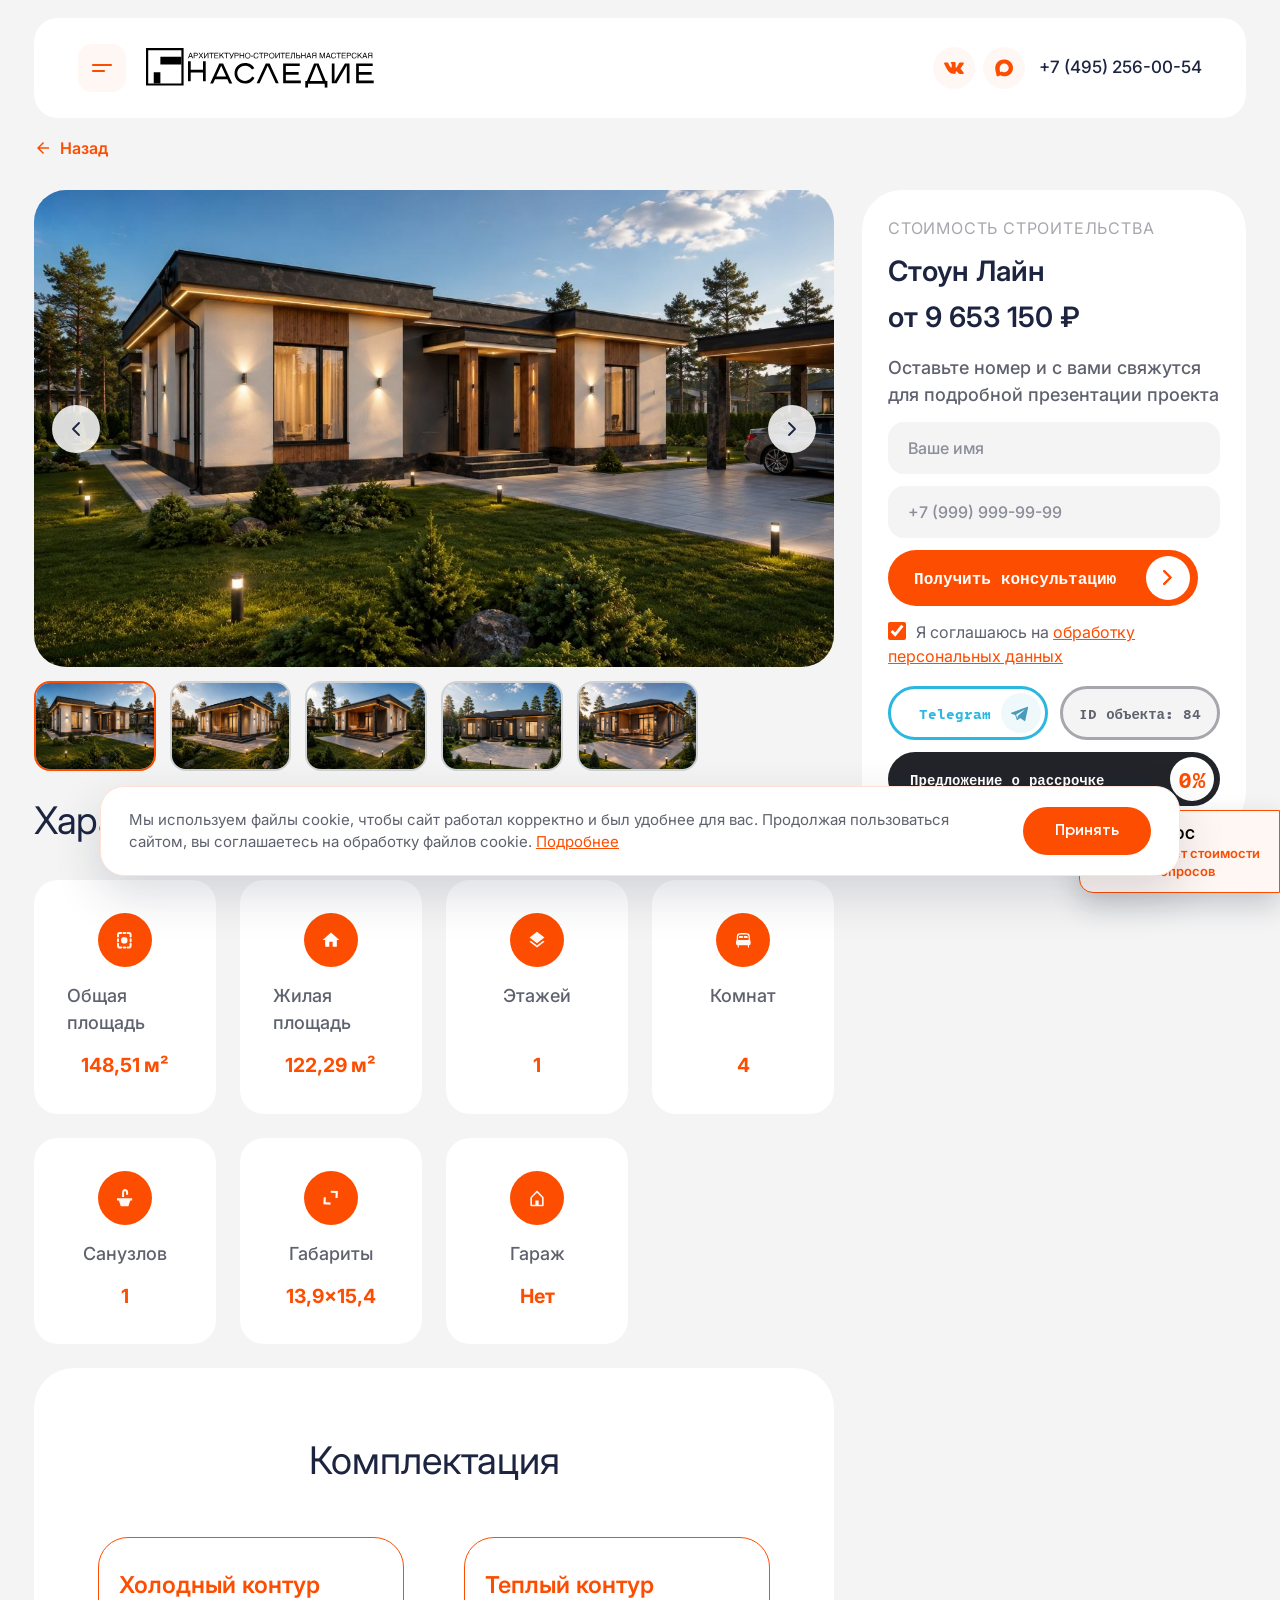
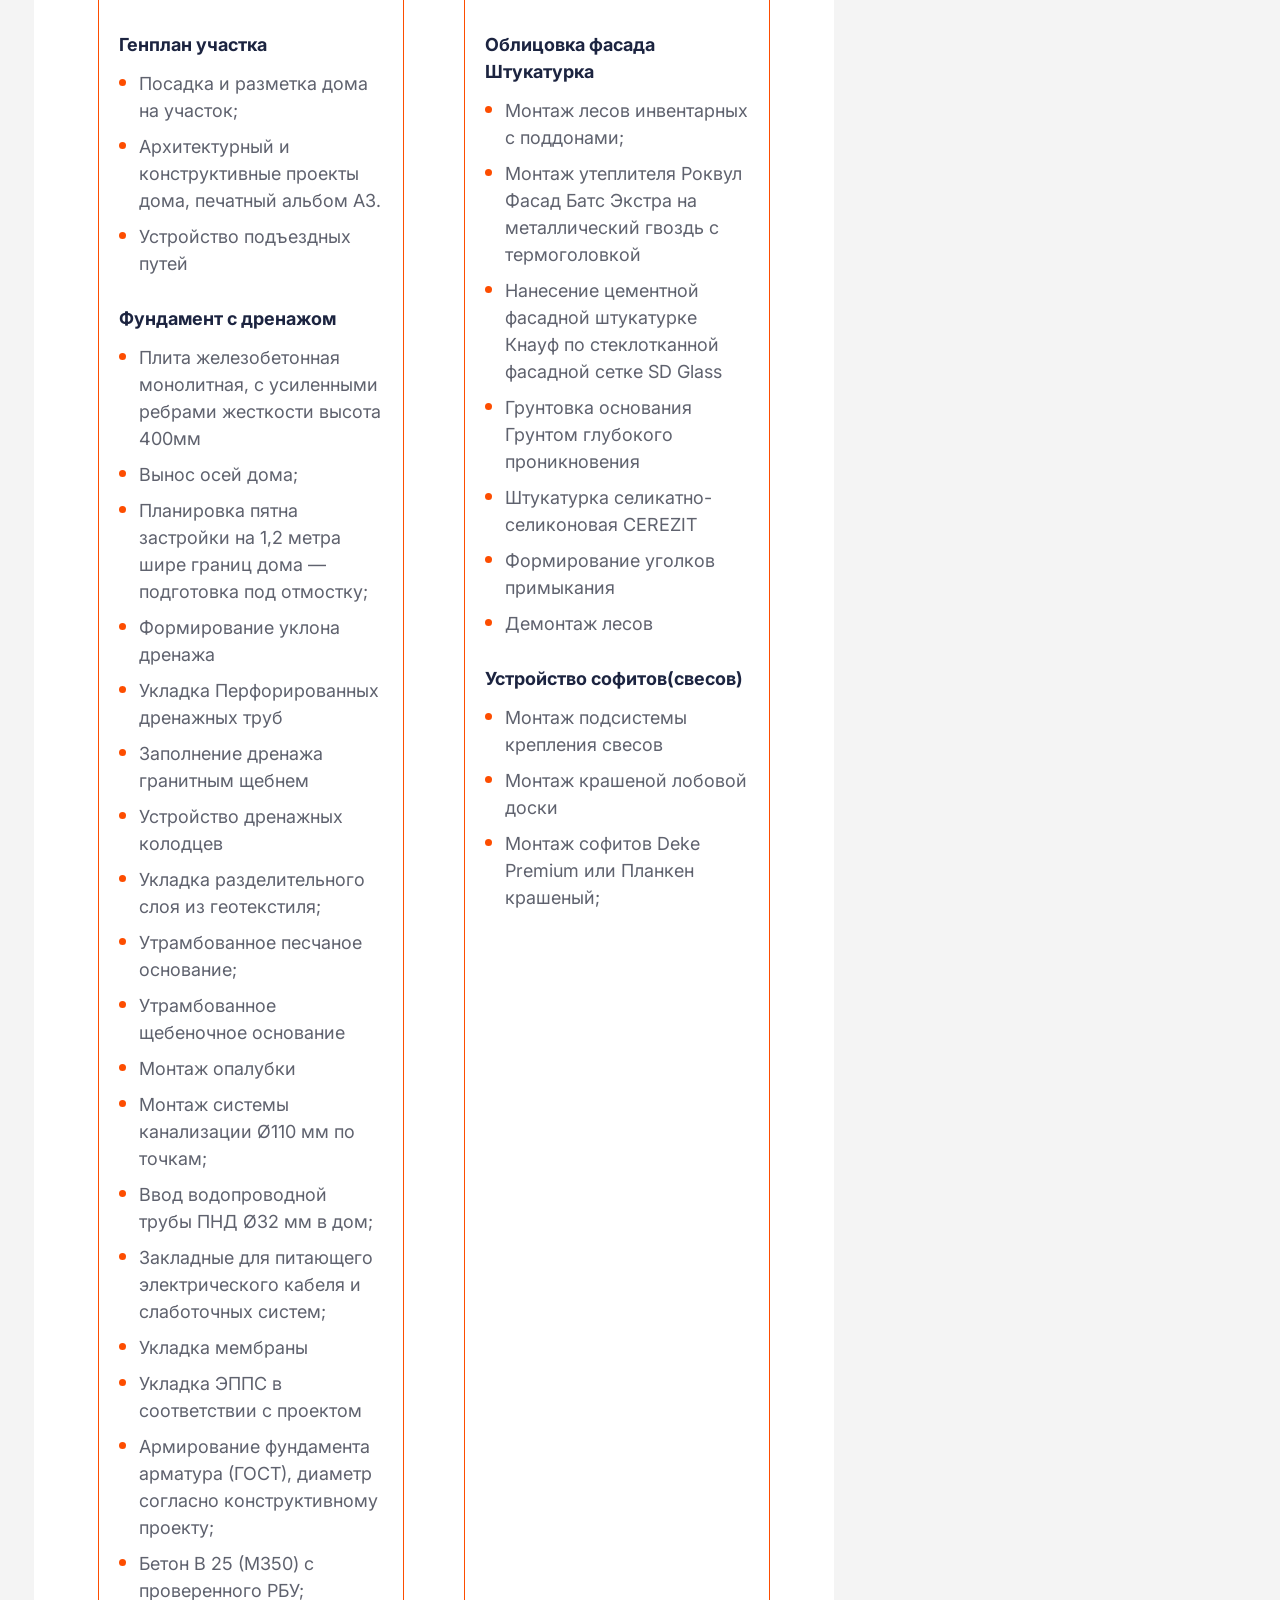
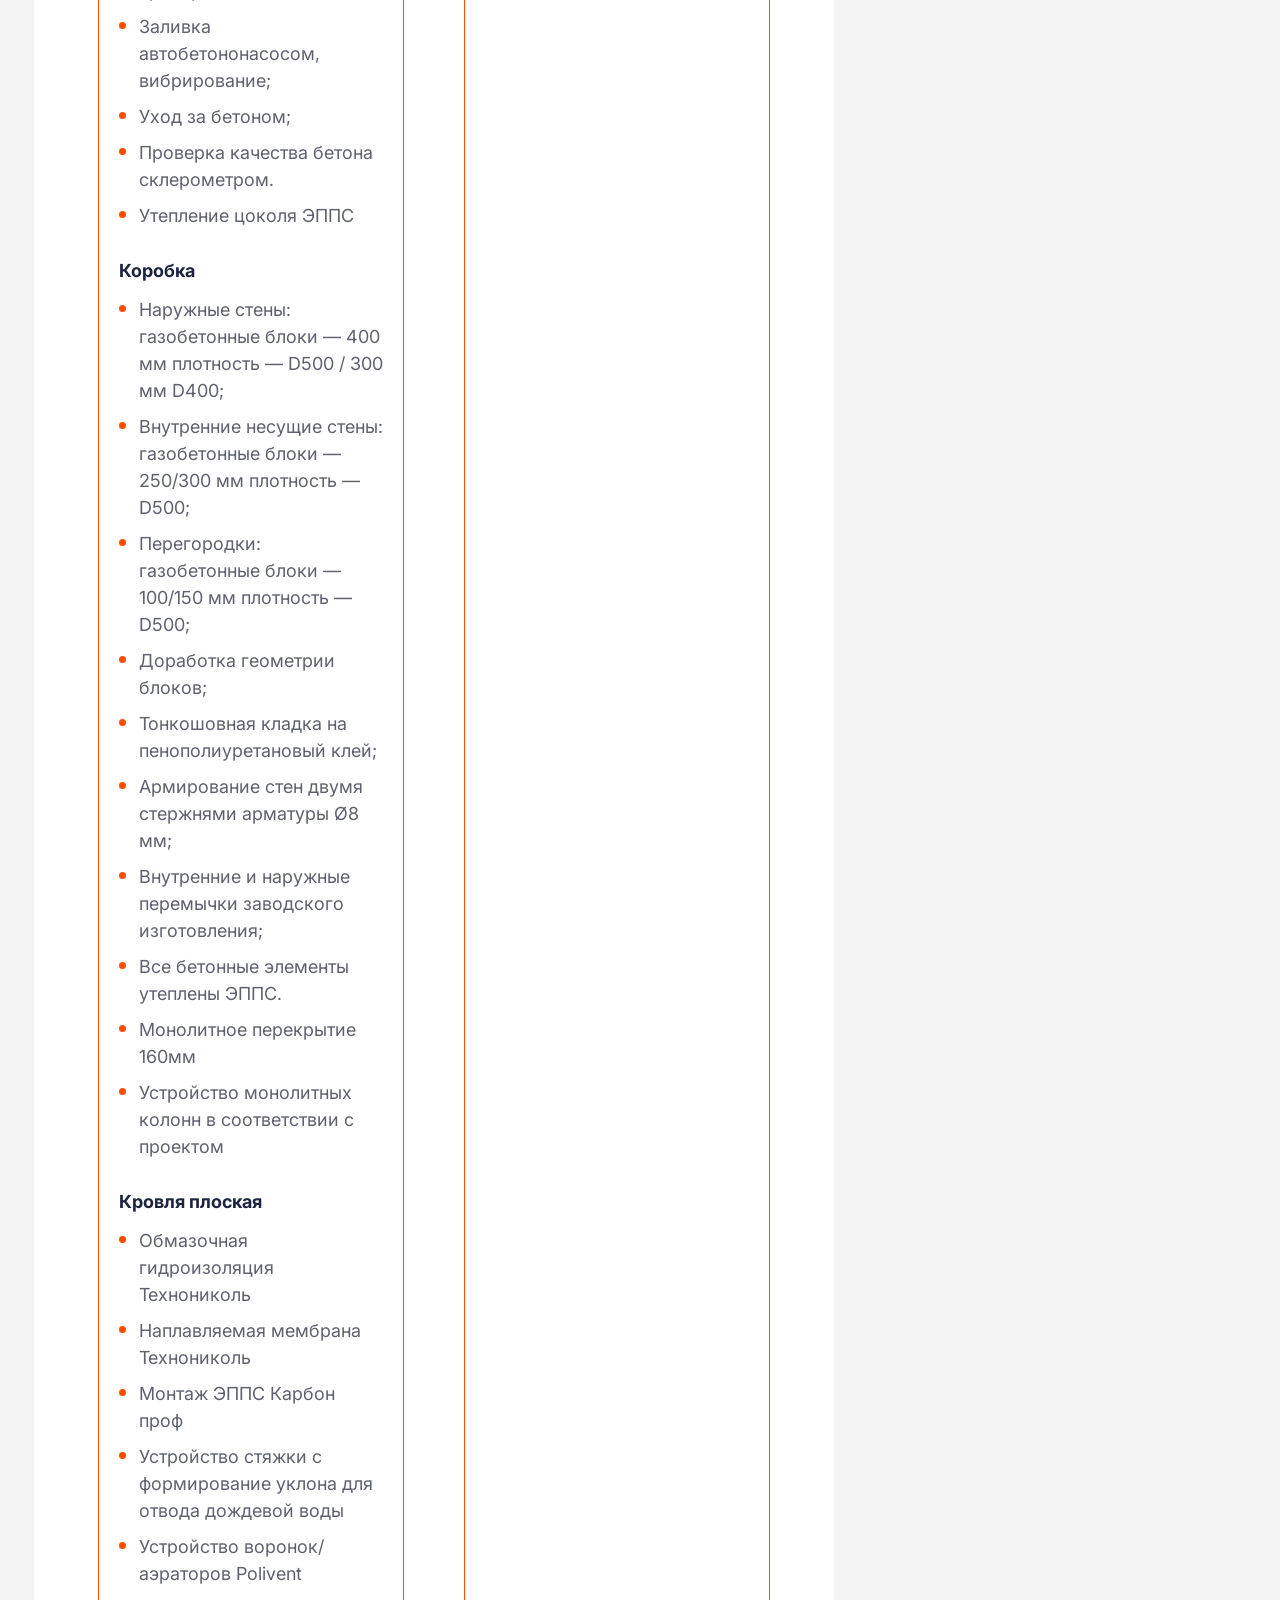
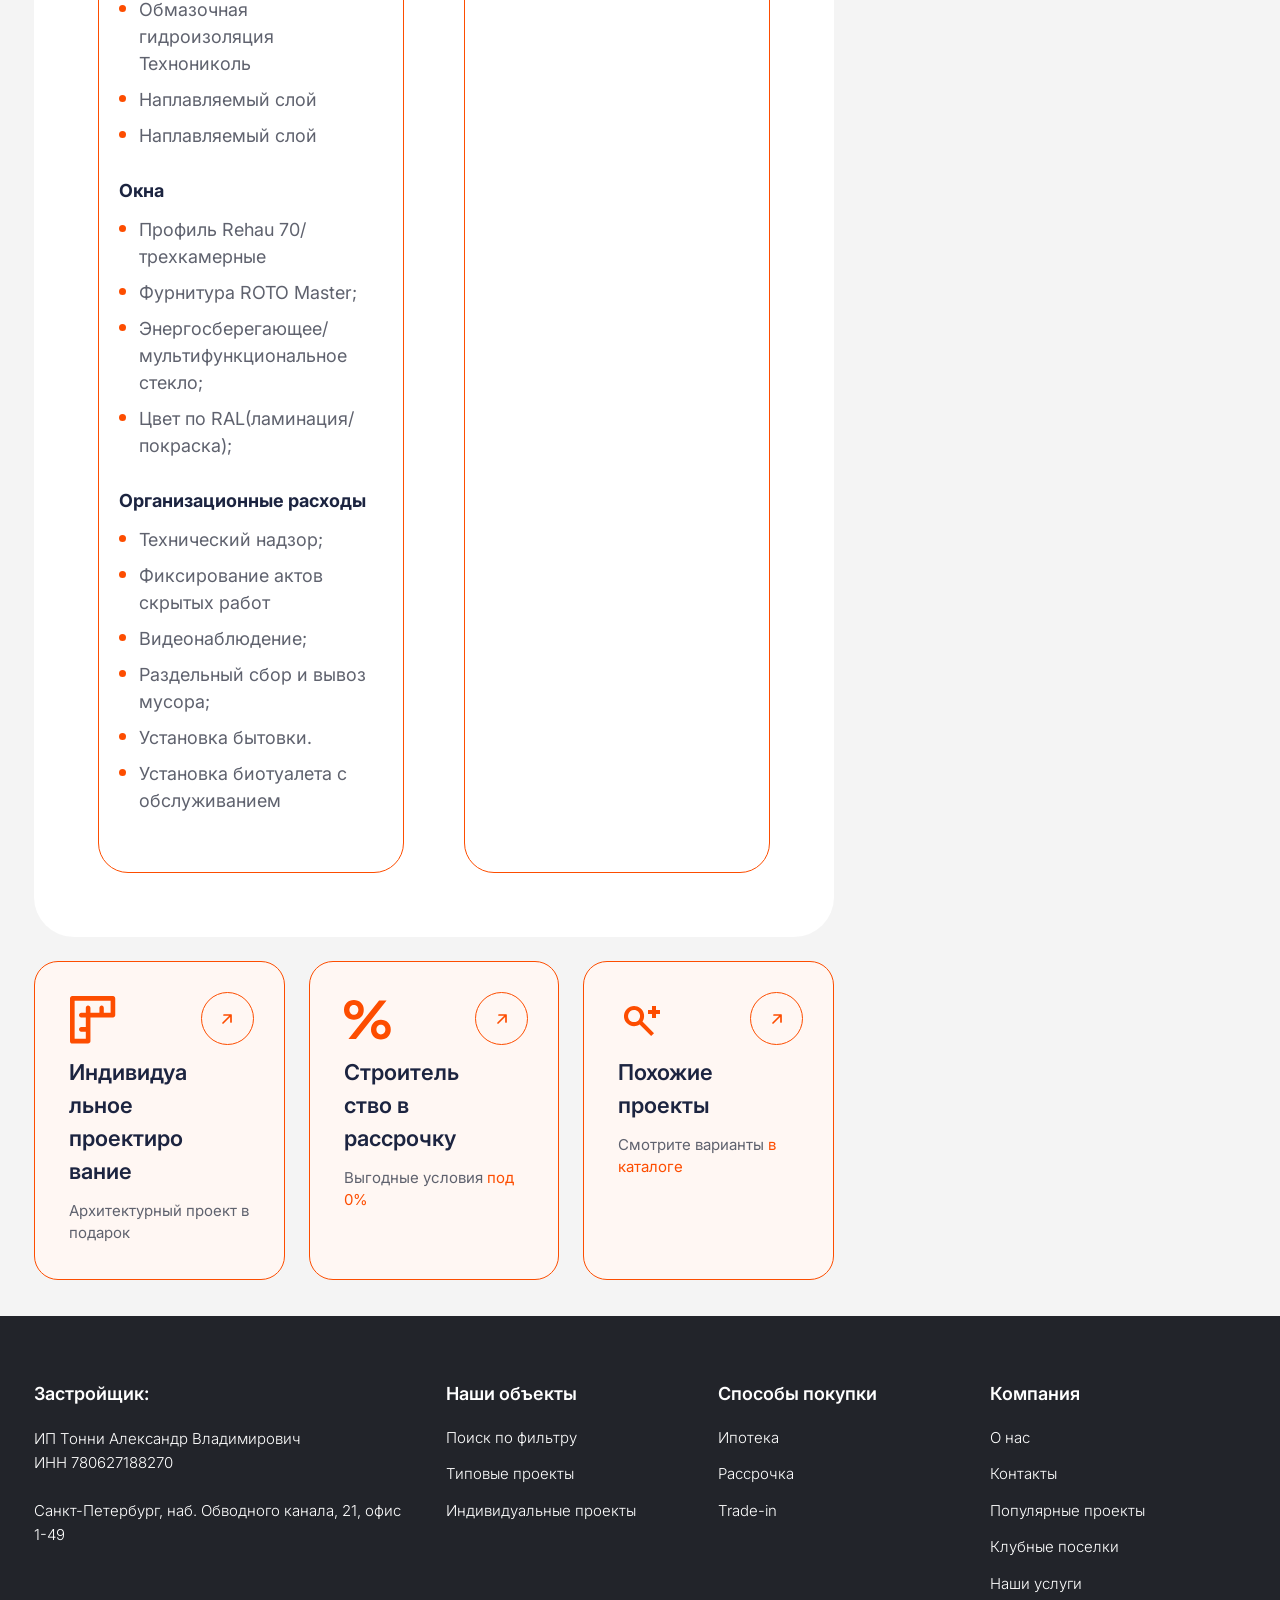
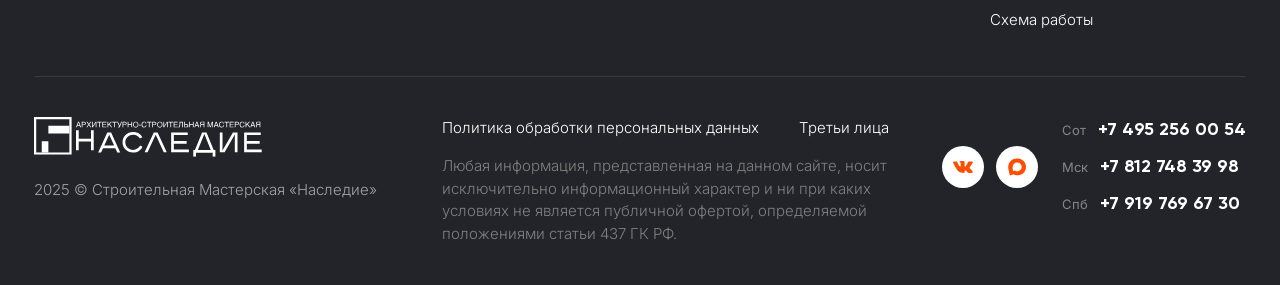
<file: proekty/stoneline.html>
<!doctype html>
<html lang="ru" data-project-id="stoneline">
  <head>
    <meta charset="UTF-8" />
    <base href="/" />
    <meta name="viewport" content="width=device-width, initial-scale=1.0" />
    <title>Стоун Лайн — проект дома из газобетона под ключ | Наследие</title>
    <meta name="description" content="Проект дома «Стоун Лайн» (классика) из газобетона под ключ: 148,51 м², 1 эт., 4 комн.. Стоимость от 9 653 150 ₽. Характеристики, комплектация, фото и видео-визитка." />
    <link rel="canonical" href="/proekty/stoneline.html" />
    <meta property="og:type" content="website" />
    <meta property="og:title" content="Стоун Лайн — проект дома из газобетона под ключ | Наследие" />
    <meta property="og:description" content="Проект дома «Стоун Лайн» (классика) из газобетона под ключ: 148,51 м², 1 эт., 4 комн.. Стоимость от 9 653 150 ₽. Характеристики, комплектация, фото и видео-визитка." />
    <meta property="og:url" content="/proekty/stoneline.html" />
    <meta property="og:image" content="/img/projects/stoneline/stoneline_1.jpg" />
    <link rel="preconnect" href="https://fonts.googleapis.com" />
    <link rel="preconnect" href="https://fonts.gstatic.com" crossorigin />
    <link
      href="https://fonts.googleapis.com/css2?family=Inter:wght@300;400;500;600;700&display=swap"
      rel="stylesheet"
    />
    <link rel="icon" href="img/ui/favicon.svg" type="image/svg+xml" />
    <link rel="stylesheet" href="css/styles.css?v=84" />
    <link rel="stylesheet" href="css/project.css?v=46" />
    <script>
      /* Режим «как на 1920, но в масштабе»: для ширин 1301–1919px страница
         показывается ровно как на 1920px и пропорционально ужимается (zoom),
         как при уменьшении масштаба в браузере. */
      (function () {
        function applyZoomFit() {
          var d = document.documentElement;
          var iw = window.innerWidth;
          if (iw > 1300 && iw < 1920) {
            d.classList.add("zoomfit");
            d.style.zoom = (d.clientWidth || iw) / 1920;
          } else {
            d.classList.remove("zoomfit");
            d.style.zoom = "";
          }
        }
        applyZoomFit();
        window.addEventListener("resize", applyZoomFit);
        document.addEventListener("DOMContentLoaded", applyZoomFit);
        window.addEventListener("load", applyZoomFit);
      })();
    </script>
  </head>
  <body>
    <!-- ===================== ШАПКА ===================== -->
    <header class="header">
      <button class="burger" aria-label="Меню">
        <svg viewBox="0 0 24 24" fill="none">
          <path
            d="M3 9h18M3 15h11"
            stroke="currentColor"
            stroke-width="2.2"
            stroke-linecap="round"
          />
        </svg>
      </button>
      <a href="index.html" class="logo"
        ><img
          src="img/ui/logo.svg"
          alt="Наследие — архитектурно-строительная мастерская"
      /></a>
      <nav class="nav">
        <a href="index.html#projects" class="nav__link"
          >Проекты
          <svg class="nav__caret" viewBox="0 0 10 6" fill="none">
            <path
              d="M1 1l4 4 4-4"
              stroke="currentColor"
              stroke-width="1.6"
              stroke-linecap="round"
            />
          </svg>
        </a>
        <a href="index.html#trust" class="nav__link">О компании</a>
        <a href="index.html#examples" class="nav__link">Примеры работ</a>
        <a href="index.html#footer" class="nav__link">Контакты</a>
      </nav>
      <div class="header__right">
        <div class="socials">
          <a href="#" class="social" aria-label="ВКонтакте"
            ><img src="img/icons/vk.svg" alt="VK"
          /></a>
          <a href="#" class="social" aria-label="MAX"
            ><img src="img/icons/max.svg" alt="MAX"
          /></a>
        </div>
        <a href="tel:+74952560054" class="header__phone">+7 (495) 256-00-54</a>
        <button
          class="btn-outline"
          data-modal-open
          data-modal-title="Скачать каталог в PDF"
          data-modal-text="Оставьте контакты — пришлём каталог проектов в PDF."
          data-modal-nocomment
        >
          Скачать каталог в PDF<img src="img/icons/download.svg" alt="" />
        </button>
      </div>
    </header>

    <div class="container">
      <a href="index.html#projects" class="back-link">
        <img src="img/ui/arrow-end.svg" alt="" />
        Назад
      </a>
      <!-- ===== ЛЕВАЯ КОЛОНКА (галерея + характеристики, скроллится) +
                  ПРАВАЯ КОЛОНКА (карточка покупки, липкая) ===== -->
      <div class="project-layout">
        <div class="gallery">
          <div class="gallery__main is-skeleton">
            <img alt="" />
            <button class="gallery__nav gallery__nav--prev" aria-label="Назад">
              <svg viewBox="0 0 22 22" fill="none">
                <path
                  d="M14 5l-6 6 6 6"
                  stroke="currentColor"
                  stroke-width="1.8"
                  stroke-linecap="round"
                  stroke-linejoin="round"
                />
              </svg>
            </button>
            <button class="gallery__nav gallery__nav--next" aria-label="Вперёд">
              <svg viewBox="0 0 22 22" fill="none">
                <path
                  d="M8 5l6 6-6 6"
                  stroke="currentColor"
                  stroke-width="1.8"
                  stroke-linecap="round"
                  stroke-linejoin="round"
                />
              </svg>
            </button>
          </div>
          <div class="gallery__thumbs-wrap">
            <div class="gallery__thumbs">
              <div class="gallery__thumb is-skeleton"></div>
              <div class="gallery__thumb is-skeleton"></div>
              <div class="gallery__thumb is-skeleton"></div>
              <div class="gallery__thumb is-skeleton"></div>
              <div class="gallery__thumb is-skeleton"></div>
              <div class="gallery__thumb is-skeleton"></div>
            </div>
          </div>
        </div>

        <div class="project-main">
        <!-- ===================== ХАРАКТЕРИСТИКИ ПРОЕКТА ===================== -->
      <section class="section">
        <div class="specs__head">
          <h2 class="section-title">Характеристики проекта</h2>
          <span class="specs__map-badge">КЛАССИКА</span>
        </div>
        <div class="specs-grid">
          <div class="spec-card">
            <span class="spec-card__icon"
              ><img src="img/icons/meta-area-white.svg" alt="" /></span
            ><span class="spec-card__label">Общая площадь</span
            ><span class="spec-card__value">219.28 м²</span>
          </div>
          <div class="spec-card">
            <span class="spec-card__icon"
              ><img src="img/icons/living-area.svg" alt="" /></span
            ><span class="spec-card__label">Жилая площадь</span
            ><span class="spec-card__value">134.27 м²</span>
          </div>
          <div class="spec-card">
            <span class="spec-card__icon"
              ><img src="img/icons/layers.svg" alt="" /></span
            ><span class="spec-card__label">Этажей</span
            ><span class="spec-card__value">2</span>
          </div>
          <div class="spec-card">
            <span class="spec-card__icon"
              ><img src="img/icons/meta-bed-white.svg" alt="" /></span
            ><span class="spec-card__label">Комнат</span
            ><span class="spec-card__value">4</span>
          </div>
          <div class="spec-card">
            <span class="spec-card__icon"
              ><img src="img/icons/meta-bath-white.svg" alt="" /></span
            ><span class="spec-card__label">Санузлов</span
            ><span class="spec-card__value">2</span>
          </div>
          <div class="spec-card">
            <span class="spec-card__icon"
              ><img src="img/icons/dimensions-white.svg" alt="" /></span
            ><span class="spec-card__label">Габариты</span
            ><span class="spec-card__value">10×15</span>
          </div>
          <div class="spec-card">
            <span class="spec-card__icon"
              ><img src="img/icons/garage.svg" alt="" /></span
            ><span class="spec-card__label">Гараж</span
            ><span class="spec-card__value">Нет</span>
          </div>
        </div>
      </section>

      <!-- ===================== КОМПЛЕКТАЦИЯ ===================== -->
      <section class="section complectation">
        <h2 class="complectation__title">Комплектация</h2>
        <div class="complectation__cols">
          <div class="complectation__col">
            <h3 class="complectation__col-title">Холодный контур</h3>
            <div class="complectation__groups">
            <div class="spec-group">
              <h4 class="spec-group__title">Генплан участка</h4>
              <ul>
                <li>Посадка и разметка дома на участок;</li>
                <li>
                  Архитектурный и конструктивные проекты дома, печатный альбом
                  А3.
                </li>
              </ul>
            </div>
            <div class="spec-group">
              <h4 class="spec-group__title">Фундамент</h4>
              <ul>
                <li>Плита железобетонная монолитная;</li>
                <li>Вынос осей дома;</li>
                <li>
                  Планировка пятна застройки на 1,2 метра шире границ дома —
                  подготовка под отмостку;
                </li>
                <li>Укладка разделительного слоя из геотекстиля;</li>
                <li>Утрамбованное песчаное основание;</li>
                <li>Монтаж системы канализации Ø110 мм по точкам;</li>
                <li>Ввод водопроводной трубы ПНД Ø32 мм в дом;</li>
                <li>
                  Закладные для питающего электрического кабеля и слаботочных
                  систем;
                </li>
                <li>
                  Армирование фундамента арматура (ГОСТ), диаметр согласно
                  конструктивному проекту;
                </li>
                <li>Бетон В 25 (М350) с проверенного РБУ;</li>
                <li>Заливка автобетононасосом, вибрирование;</li>
                <li>Уход за бетоном;</li>
                <li>Проверка качества бетона склерометром.</li>
              </ul>
            </div>
            <div class="spec-group">
              <h4 class="spec-group__title">Коробка</h4>
              <ul>
                <li>
                  Наружные стены: газобетонные блоки — 400 мм плотность — D500 /
                  300 мм D400;
                </li>
                <li>
                  Внутренние несущие стены: газобетонные блоки — 250/300 мм
                  плотность — D500;
                </li>
                <li>
                  Перегородки: газобетонные блоки — 100/150 мм плотность — D500;
                </li>
                <li>Доработка геометрии блоков;</li>
                <li>Тонкошовная кладка на пенополиуретановый клей;</li>
                <li>Армирование стен двумя стержнями арматуры Ø12 мм;</li>
                <li>
                  Внутренние и наружные перемычки заводского изготовления;
                </li>
                <li>Все бетонные элементы утеплены ЭППС.</li>
              </ul>
            </div>
            <div class="spec-group">
              <h4 class="spec-group__title">Кровля</h4>
              <ul>
                <li>
                  Перекрытие — сборная железобетонная плита заводского
                  изготовления / монолитное перекрытие;
                </li>
                <li>Направляемая пароизоляция «Технониколь».</li>
              </ul>
            </div>
            <div class="spec-group">
              <h4 class="spec-group__title">Организационные расходы</h4>
              <ul>
                <li>Технический надзор;</li>
                <li>Видеонаблюдение;</li>
                <li>Раздельный сбор и вывоз мусора;</li>
                <li>Установка бытовки.</li>
              </ul>
            </div>
            </div>
            <button class="complectation__more" type="button">Ещё</button>
          </div>
          <div class="complectation__col">
            <h3 class="complectation__col-title">Теплый контур</h3>
            <div class="complectation__groups">
            <div class="spec-group">
              <h4 class="spec-group__title">Генплан участка</h4>
              <ul>
                <li>Посадка и разметка дома на участок;</li>
                <li>
                  Архитектурный и конструктивные проекты дома, печатный альбом
                  А3.
                </li>
              </ul>
            </div>
            <div class="spec-group">
              <h4 class="spec-group__title">Фундамент</h4>
              <ul>
                <li>Плита железобетонная монолитная;</li>
                <li>Вынос осей дома;</li>
                <li>
                  Планировка пятна застройки на 1,2 метра шире границ дома;
                </li>
                <li>Укладка разделительного слоя из геотекстиля;</li>
                <li>Утрамбованное песчаное основание;</li>
                <li>Гидроизоляционная мембрана PLANTER standart;</li>
                <li>Монтаж системы канализации Ø110 мм по точкам;</li>
                <li>Ввод водопроводной трубы ПНД Ø32 мм в дом;</li>
                <li>
                  Закладные для питающего электрического кабеля и слаботочных
                  систем;
                </li>
                <li>Армирование фундамента арматура (ГОСТ);</li>
                <li>Бетон В 25 (М350) с проверенного РБУ;</li>
                <li>Заливка автобетононасосом, вибрирование;</li>
                <li>Уход за бетоном, проверка склерометром.</li>
              </ul>
            </div>
            <div class="spec-group">
              <h4 class="spec-group__title">Коробка</h4>
              <ul>
                <li>Утепление и гидроизоляция кровли:</li>
                <li>Мембрана кровельная ПВХ «Технониколь»;</li>
                <li>
                  Разделительный, фильтрационный и защитный слой геотекстиль
                  «Технониколь»;
                </li>
                <li>Полусухая стяжка с разуклонкой;</li>
                <li>Утепление «Технониколь XPS Carbon» 200мм;</li>
                <li>Пароизоляция Биполь ХПП;</li>
                <li>Воронки парапетные «Технониколь»;</li>
                <li>
                  Греющий кабель для обогрева парапетных воронок и водосточной
                  системы;
                </li>
                <li>Аэраторы кровельные;</li>
                <li>
                  Наружные стены: газобетонные блоки (400мм D500 / 300мм D400);
                </li>
                <li>
                  Внутренние несущие стены: газобетонные блоки (250/300мм D500);
                </li>
                <li>Перегородки: газобетонные блоки (100/150мм D500);</li>
                <li>Доработка геометрии блоков, тонкошовная кладка;</li>
                <li>Армирование стен, перемычки, утепление ЭППС.</li>
              </ul>
            </div>
            <div class="spec-group">
              <h4 class="spec-group__title">Кровля</h4>
              <ul>
                <li>Перекрытие — сборная железобетонная плита / монолитное;</li>
                <li>Направляемая пароизоляция «Технониколь».</li>
              </ul>
            </div>
            <div class="spec-group">
              <h4 class="spec-group__title">Окна</h4>
              <ul>
                <li>Профиль согласно Архитектурному проекту.</li>
              </ul>
            </div>
            <div class="spec-group">
              <h4 class="spec-group__title">Организационные расходы</h4>
              <ul>
                <li>Технический надзор, видеонаблюдение;</li>
                <li>Раздельный сбор и вывоз мусора;</li>
                <li>Установка бытовки;</li>
                <li>Регистрация дома.</li>
              </ul>
            </div>
            </div>
            <button class="complectation__more" type="button">Ещё</button>
          </div>
        </div>
      </section>
      <!-- ===================== КАРТОЧКИ-ССЫЛКИ ===================== -->
      <section class="section project-links">
        <a href="#" class="project-link">
          <span class="project-link__icon"
            ><img src="img/icons/plan.svg" alt=""
          /></span>
          <h3 class="project-link__title">Индивидуальное проектирование</h3>
          <p class="project-link__text">Архитектурный проект <span></span>в подарок</p>
          <span class="project-link__arrow"
            ><svg viewBox="0 0 18 18" fill="none">
              <path
                d="M5 13L13 5m0 0H6m7 0v7"
                stroke="currentColor"
                stroke-width="1.7"
                stroke-linecap="round"
                stroke-linejoin="round"
              /></svg
          ></span>
        </a>
        <a href="#" class="project-link">
          <span class="project-link__icon"
            ><img src="img/ui/percent.svg" alt=""
          /></span>
          <h3 class="project-link__title">Строительство в рассрочку</h3>
          <p class="project-link__text">Выгодные условия <span>под 0%</span></p>
          <span class="project-link__arrow"
            ><svg viewBox="0 0 18 18" fill="none">
              <path
                d="M5 13L13 5m0 0H6m7 0v7"
                stroke="currentColor"
                stroke-width="1.7"
                stroke-linecap="round"
                stroke-linejoin="round"
              /></svg
          ></span>
        </a>
        <a href="index.html#projects" class="project-link">
          <span class="project-link__icon"
            ><img src="img/icons/search-small-plus.svg" alt=""
          /></span>
          <h3 class="project-link__title">Похожие проекты</h3>
          <p class="project-link__text">Смотрите варианты <span>в каталоге</span></p>
          <span class="project-link__arrow"
            ><svg viewBox="0 0 18 18" fill="none">
              <path
                d="M5 13L13 5m0 0H6m7 0v7"
                stroke="currentColor"
                stroke-width="1.7"
                stroke-linecap="round"
                stroke-linejoin="round"
              /></svg
          ></span>
        </a>
      </section>

      <!-- ===================== ВИДЕО-ВИЗИТКА ===================== -->
      <section class="section">
        <h2 class="section-title" style="margin-bottom: 28px">Видео-визитка</h2>
        <div class="video-card">
          <img
            src="img/projects/hero.jpg"
            alt="Видео-визитка проекта «Калипсо»"
          />
          <span class="video-card__play"
            ><img src="img/ui/play.png" alt=""
          /></span>
          <span class="video-card__bar"></span>
        </div>
      </section>
        </div>
        <!-- /.project-main -->

        <aside class="project-aside">
          <div class="buy-card">
            <p class="buy-card__label">Стоимость строительства</p>
            <div class="buy-card__head">
              <div class="buy-card__title">
                <h1 class="buy-card__name">Стоун Лайн</h1>
                <span class="buy-card__type">КЛАССИКА</span>
              </div>
              <span class="buy-card__price">от 9 653 150 ₽</span>
            </div>
            <div class="buy-card__actions">
              <button
                class="btn-primary"
                data-modal-open
                data-modal-title="Заказать звонок"
                data-modal-text=""
                data-modal-nocomment
              >
                Заказать звонок<span class="btn-circle">
                  <img src="img/ui/arrow.svg" alt="" />
                </span>
              </button>
              <button
                class="btn-present"
                id="presentBtn"
                data-modal-open
                data-modal-title="Оставьте заявку"
              >
                Презентация
                <span class="btn-circle"
                  ><img src="img/icons/file.svg" alt=""
                /></span>
              </button>
            </div>
            <p class="buy-card__hint">
              Оставьте номер и с вами свяжутся для подробной презентации проекта
            </p>
            <form data-lead-form>
              <input
                class="form-field"
                type="text"
                placeholder="Ваше имя"
                required
              />
              <input
                class="form-field"
                type="tel"
                placeholder="+7 (999) 999-99-99"
                required
              />
              <button type="submit" class="btn-submit">
                Получить консультацию<span class="btn-circle"
                  ><img src="img/ui/arrow.svg" alt=""
                /></span>
              </button>
              <label class="buy-card__consent"
                ><input type="checkbox" checked />Я соглашаюсь на
                <a href="#">обработку персональных данных</a></label
              >
            </form>
            <div class="buy-card__row">
              <a href="#" class="buy-card__tg">
                <span>Telegram</span>
                <img src="img/icons/telegram.svg" alt="" />
              </a>
              <span class="buy-card__id">ID объекта: 84</span>
            </div>
            <div class="buy-card__installment">
              Предложение о рассрочке<span class="pct">0%</span>
            </div>
          </div>
        </aside>
      </div>
      <!-- /.project-layout -->
    </div>
    <!-- /.container -->

    <!-- ===================== ПОДВАЛ ===================== -->
    <footer class="footer" id="footer">
      <div class="container" style="padding: 0">
        <div class="footer__top">
          <div class="footer__col">
            <p class="footer__col-title">Застройщик:</p>
            <p class="footer__addr">
              ИП Тонни Александр Владимирович<br />ИНН 780627188270<br /><br />Санкт-Петербург,
              наб. Обводного канала, 21, офис 1-49
            </p>
          </div>
          <div class="footer__col">
            <p class="footer__col-title">Наши объекты</p>
            <div class="footer__links">
              <a href="index.html#projects">Поиск по фильтру</a
              ><a href="index.html#projects">Типовые проекты</a
              ><a href="index.html#projects">Индивидуальные проекты</a>
            </div>
          </div>
          <div class="footer__col">
            <p class="footer__col-title">Способы покупки</p>
            <div class="footer__links">
              <a href="#">Ипотека</a><a href="#">Рассрочка</a
              ><a href="#">Trade-in</a>
            </div>
          </div>
          <div class="footer__col">
            <p class="footer__col-title">Компания</p>
            <div class="footer__links">
              <a href="#">О нас</a><a href="#footer">Контакты</a
              ><a href="index.html#projects">Популярные проекты</a
              ><a href="#">Клубные поселки</a><a href="#">Наши услуги</a
              ><a href="#">Схема работы</a>
            </div>
          </div>
        </div>
        <div class="footer__bottom">
          <div class="footer__bottom-left">
            <a href="index.html" class="footer__logo"
              ><img src="img/ui/logo.svg" alt="Наследие"
            /></a>
            <p class="footer__copy">
              2025 © Строительная Мастерская «Наследие»
            </p>
          </div>
          <div class="footer__bottom-mid">
            <div class="footer__legal">
              <a href="#">Политика обработки персональных данных</a
              ><a href="#">Третьи лица</a>
            </div>
            <p class="footer__disclaimer">
              Любая информация, представленная на данном сайте, носит
              исключительно информационный характер и ни при каких условиях не
              является публичной офертой, определяемой положениями статьи 437 ГК
              РФ.
            </p>
          </div>
          <div class="footer__bottom-right">
            <div class="footer__socials">
              <a href="#" class="social" aria-label="ВКонтакте"
                ><img src="img/icons/vk.svg" alt="VK"
              /></a>
              <a href="#" class="social" aria-label="MAX"
                ><img src="img/icons/max.svg" alt="MAX"
              /></a>
            </div>
            <div class="footer__contacts-bottom">
              <div class="footer__contact">
                <span>Сот</span><a href="tel:+74952560054">+7 495 256 00 54</a>
              </div>
              <div class="footer__contact">
                <span>Мск</span><a href="tel:+78127483992">+7 812 748 39 98</a>
              </div>
              <div class="footer__contact">
                <span>Спб</span><a href="tel:+79197696730">+7 919 769 67 30</a>
              </div>
            </div>
          </div>
        </div>
      </div>
    </footer>

    <!-- ===================== ПЛАВАЮЩАЯ КНОПКА ОПРОСА ===================== -->
      

    <a class="quiz-fab" href="quiz.html" aria-label="Пройти опрос">
      <span
        class="quiz-fab__close"
        role="button"
        tabindex="0"
        aria-label="Скрыть опрос"
        >&times;</span
      >
      <span class="quiz-fab__icon">
        <img src="img/icons/survey.svg" alt="Иконка опроса" />
      </span>
      <span class="quiz-fab__body">
        <span class="quiz-fab__label">Опрос</span>
        <span class="quiz-fab__title">Расчёт стоимости</span>
        <span class="quiz-fab__title">6 вопросов</span>
      </span>
    </a>

    <!-- ===================== МОДАЛЬНОЕ ОКНО ===================== -->
    <div class="modal">
      <div class="modal__box">
        <button class="modal__close" data-modal-close aria-label="Закрыть">
          &times;
        </button>
        <h3 class="modal__title">Оставьте заявку</h3>
        <p class="modal__text">
          Заполните форму, и мы свяжемся с вами для подробной презентации
          проекта «Калипсо».
        </p>
        <form data-lead-form>
          <input
            class="form-field"
            type="text"
            placeholder="Ваше имя"
            required
          />
          <input
            class="form-field"
            type="tel"
            placeholder="+7 (999) 999-99-99"
            required
          />
          <textarea class="form-field" placeholder="Комментарий"></textarea>
          <button
            type="submit"
            class="btn-submit"
            style="width: 100%; margin-top: 8px"
          >
            Отправить<span class="btn-circle"
              ><svg viewBox="0 0 22 22" fill="none">
                <path
                  d="M5 11h12m0 0l-5-5m5 5l-5 5"
                  stroke="#FD4D00"
                  stroke-width="1.8"
                  stroke-linecap="round"
                  stroke-linejoin="round"
                /></svg
            ></span>
          </button>
          <label class="form-consent" style="margin-top: 14px">
            <input type="checkbox" checked required />Я соглашаюсь на
            <a href="#">обработку персональных данных</a>
          </label>
        </form>
      </div>
    </div>

    <script src="js/houses-data.js?v=8"></script>
    <script src="js/main.js?v=25"></script>
    <script src="js/project.js?v=15"></script>
  </body>
</html>
</file>
<file: css/styles.css>
/* =====================================================================
   НАСЛЕДИЕ — Архитектурно-строительная мастерская
   Общие стили (Gilroy — заголовки, Inter — текст)
   ===================================================================== */

@font-face {
  font-family: "Gilroy";
  src: url("../fonts/Gilroy-Regular.ttf") format("truetype");
  font-weight: 400;
  font-style: normal;
  font-display: swap;
}

@font-face {
  font-family: "Gilroy";
  src: url("../fonts/Gilroy-Medium.ttf") format("truetype");
  font-weight: 500;
  font-style: normal;
  font-display: swap;
}

@font-face {
  font-family: "Gilroy";
  src: url("../fonts/Gilroy-Semibold.ttf") format("truetype");
  font-weight: 600;
  font-style: normal;
  font-display: swap;
}

@font-face {
  font-family: "Gilroy";
  src: url("../fonts/Gilroy-Bold.ttf") format("truetype");
  font-weight: 700;
  font-style: normal;
  font-display: swap;
}

@font-face {
  font-family: "Gilroy";
  src: url("../fonts/Gilroy-Extrabold.ttf") format("truetype");
  font-weight: 800;
  font-style: normal;
  font-display: swap;
}

:root {
  --bg: #f4f4f4;
  --white: #ffffff;
  --orange: #fd4d00;
  --orange-dark: #e04500;
  --orange-soft: #fff7f3;
  --orange-soft-2: #ffe2d5;
  --navy: #1c2440;
  --text: #1c274c;
  --gray: #5f626e;
  --gray-2: #8b8e99;
  --gray-3: #a6a8ae;
  --dark: #22242a;
  --dark-2: #262626;
  --dark-3: #353840;
  --blue-dark: #1b2236;
  /* синеватый тёмный для финального блока */
  --blue-dark-2: #232c45;
  --gold: #ffa600;
  --cyan: #2ab7e0;

  --radius-pill: 60px;
  --radius-xl: 40px;
  --radius-lg: 32px;
  --radius-md: 24px;
  --radius-sm: 16px;

  --container: 1920px;

  /* ---------- Резиновая (fluid) шкала: интерполяция между ~901px и 1920px ----------
     Значения подобраны так, чтобы на 1920px совпадать с макетом,
     а на узких десктопах/планшетах плавно уменьшаться. */
  --fs-hero: clamp(34px, 2.06vw + 15.4px, 55px);
  --fs-55: clamp(33px, 2.16vw + 13.5px, 55px);
  --fs-50: clamp(31px, 1.87vw + 14.1px, 50px);
  --fs-35: clamp(24px, 1.08vw + 14.3px, 35px);
  --fs-34: clamp(24px, 0.98vw + 15.2px, 34px);
  --fs-32: clamp(22px, 0.98vw + 13.2px, 32px);
  --fs-30: clamp(22px, 0.79vw + 14.9px, 30px);
  --fs-27: clamp(21px, 0.59vw + 15.7px, 27px);
  --fs-25: clamp(20px, 0.49vw + 15.6px, 25px);
  --fs-22: clamp(18px, 0.39vw + 14.5px, 22px);

  /* Резиновые отступы */
  --gutter: clamp(33px, 2.65vw, 51px);
  --section-gap: clamp(20px, 1.9vw, 36px);
  --card-pad: clamp(30px, 2.55vw, 49px);
}

* {
  margin: 0;
  padding: 0;
  box-sizing: border-box;
}

html {
  scroll-behavior: smooth;
}

body {
  font-family:
    "Inter",
    -apple-system,
    sans-serif;
  background: var(--bg);
  color: var(--text);
  font-size: 16px;
  line-height: 1.5;
  -webkit-font-smoothing: antialiased;
}

img {
  display: block;
  max-width: 100%;
}

a {
  color: inherit;
  text-decoration: none;
}

button,
input,
textarea,
select {
  font-family: inherit;
}

button {
  cursor: pointer;
  border: none;
  background: none;
  color: inherit;
}

ul {
  list-style: none;
}

body {
  max-width: var(--container);
  margin: 0 auto;
  padding: 0 var(--gutter);
}

.section {
  margin-top: var(--section-gap);
}

.card {
  background: var(--white);
  border-radius: var(--radius-xl);
  padding: var(--card-pad);
}

/* нахлёст блоков: закруглённый тёмный блок лежит ПОВЕРХ белого каталога */
.attach-bottom {
  position: relative;
  z-index: 1;
  padding-bottom: 180px;
}

.attach-top {
  position: relative;
  z-index: 2;
}

/* ---------- Заголовки (Gilroy) ---------- */
.section-title {
  font-family: "Gilroy", sans-serif;
  font-size: 50px;
  font-weight: 600;
  line-height: 1.16;
  letter-spacing: -0.01em;
  color: var(--navy);
}

.section-title b {
  font-weight: 700;
}

.section-title .muted {
  color: var(--gray-3);
  font-weight: 600;
}

/* ---------- Иконка в круге ---------- */
.ic-circle {
  width: 44px;
  height: 44px;
  border-radius: 50%;
  background: var(--orange-soft);
  display: flex;
  align-items: center;
  justify-content: center;
  flex-shrink: 0;
}

.ic-circle img {
  width: 20px;
  height: 20px;
  object-fit: contain;
}

/* ---------- Маркер «прозрачный круг 65 + оранжевый круг + белый плюс 19» ---------- */
.plus-mark {
  width: 65px;
  height: 65px;
  border-radius: 50%;
  background: rgba(253, 77, 0, 0.12);
  display: flex;
  align-items: center;
  justify-content: center;
  flex-shrink: 0;
}

.plus-mark::before {
  content: "";
  width: 20px;
  height: 20px;
  border-radius: 50%;
  background: var(--orange)
    url("data:image/svg+xml,%3Csvg xmlns='http://www.w3.org/2000/svg' width='10' height='10' viewBox='0 0 10 10'%3E%3Cpath d='M5 1v8M1 5h8' stroke='%23fff' stroke-width='1.5' stroke-linecap='round'/%3E%3C/svg%3E")
    center/10px 10px no-repeat;
}

/* ---------- Теги ---------- */
.tag {
  display: inline-flex;
  align-items: center;
  gap: 10px;
  background: var(--orange-soft);
  color: var(--orange);
  font-weight: 600;
  font-size: 14px;
  padding: 12px 20px;
  border-radius: var(--radius-pill);
}

.tag img {
  width: 16px;
  height: 16px;
  object-fit: contain;
}

.tag--dark {
  background: rgba(255, 255, 255, 0.1);
  color: #fff;
}

.tag--dark img {
  filter: brightness(0) invert(1);
}

/* ---------- Кнопки ---------- */
.btn-primary {
  background: var(--orange);
  color: #fff;
  border-radius: var(--radius-pill);
  min-height: 78px;
  display: inline-flex;
  align-items: center;
  justify-content: space-between;
  gap: 20px;
  padding: 8px 8px 8px 34px;
  font-weight: 700;
  font-size: 17px;
  box-shadow: 0 16px 34px rgba(253, 77, 0, 0.26);
  transition:
    transform 0.2s,
    box-shadow 0.2s;
}

.btn-primary:hover {
  transform: translateY(-2px);
  box-shadow: 0 22px 44px rgba(253, 77, 0, 0.4);
}

.btn-primary--sm {
  font-size: 15px;
  padding-left: 28px;
  gap: 14px;
}

.btn-primary--sm .btn-circle {
  width: 50px;
  height: 50px;
}

.btn-circle {
  width: 62px;
  height: 62px;
  border-radius: 50%;
  background: #fff;
  display: flex;
  align-items: center;
  justify-content: center;
  flex-shrink: 0;
}

.btn-circle img {
  width: 16px;
  height: 16px;
  object-fit: contain;
}

.btn-circle svg {
  width: 22px;
  height: 22px;
  color: var(--orange);
}

.btn-outline {
  border: 1.5px solid var(--orange);
  color: var(--orange);
  border-radius: var(--radius-pill);
  min-height: 62px;
  padding: 0 24px;
  display: inline-flex;
  align-items: center;
  gap: 12px;
  font-weight: 700;
  font-size: 13px;
  letter-spacing: 0.02em;
  text-transform: uppercase;
  white-space: nowrap;
  flex-shrink: 0;
  transition:
    background 0.2s,
    color 0.2s;
}

.btn-outline:hover {
  background: var(--orange);
  color: #fff;
}

.btn-outline img {
  width: 15px;
  height: 15px;
  object-fit: contain;
}

.btn-light {
  background: #fff;
  color: var(--orange);
  border-radius: var(--radius-pill);
  min-height: 78px;
  padding: 0 14px 0 26px;
  display: inline-flex;
  align-items: center;
  gap: 14px;
  font-weight: 700;
  font-size: 15px;
  transition: transform 0.2s;
}

.btn-light:hover {
  transform: translateY(-2px);
}

.btn-light .ar {
  width: 50px;
  height: 50px;
  border-radius: 50%;
  background: var(--orange);
  display: flex;
  align-items: center;
  justify-content: center;
}

.btn-light .ar img {
  width: 16px;
  height: 16px;
  filter: brightness(0) invert(1);
}

/* стрелочная круглая кнопка (слайдеры) */
.nav-arrow {
  width: 54px;
  height: 54px;
  border-radius: 50%;
  background: var(--orange);
  display: flex;
  align-items: center;
  justify-content: center;
  transition: background 0.2s;
}

.nav-arrow:hover {
  background: var(--orange-dark);
}

.nav-arrow img {
  width: 22px;
  height: 22px;
  object-fit: contain;
}

/* =====================================================================
   ШАПКА
   ===================================================================== */
.header {
  background: var(--white);
  border-radius: 24px;
  margin: 18px auto 0;
  max-width: var(--container);
  min-height: 100px;
  display: flex;
  align-items: center;
  gap: 40px;
  padding: 0 44px;
  position: sticky;
  top: 12px;
  z-index: 90;
  transition:
    box-shadow 0.5s cubic-bezier(0.22, 1, 0.36, 1),
    padding 0.5s cubic-bezier(0.22, 1, 0.36, 1),
    top 0.35s ease;
}

.header.is-stuck {
  box-shadow: 0 14px 34px rgba(28, 36, 64, 0.14);
}

/* На планшете и телефоне у закреплённой шапки появляются внутренние боковые отступы */
@media (max-width: 900px) {
  .header.is-stuck {
    padding-left: 18px;
    padding-right: 18px;
  }
}

.logo {
  flex-shrink: 0;
  display: flex;
  align-items: center;
}

.logo img {
  height: 40px;
  width: auto;
}

.nav {
  display: flex;
  align-items: center;
  gap: 34px;
  margin-left: 24px;
}

.nav__link {
  color: var(--navy);
  font-weight: 600;
  font-size: 16px;
  display: flex;
  align-items: center;
  gap: 6px;
  white-space: nowrap;
  transition: color 0.2s;
}

.nav__link:hover {
  color: var(--orange);
}

.nav__caret {
  width: 10px;
  height: 6px;
}

.header__right {
  margin-left: auto;
  display: flex;
  align-items: center;
  gap: 22px;
}

.socials {
  display: flex;
  align-items: center;
  gap: 12px;
}

.social {
  width: 42px;
  height: 42px;
  border-radius: 50%;
  background: var(--orange-soft);
  display: flex;
  align-items: center;
  justify-content: center;
  transition: transform 0.2s;
}

.social:hover {
  transform: translateY(-2px);
}

.social img {
  width: 20px;
  height: 20px;
  object-fit: contain;
}

.header__phone {
  font-size: 20px;
  font-weight: 800;
  color: var(--navy);
  white-space: nowrap;
  font-family: "Gilroy", sans-serif;
  text-decoration: none;
  transition: color 0.18s ease;
}

.header__phone:hover {
  color: var(--orange);
}

.burger {
  display: none;
  width: 48px;
  height: 48px;
  border-radius: 14px;
  background: var(--orange-soft);
  color: var(--orange);
  align-items: center;
  justify-content: center;
}

.burger svg {
  width: 24px;
  height: 24px;
}

/* =====================================================================
   ГЛАВНЫЙ ЭКРАН
   ===================================================================== */
.hero {
  display: grid;
  grid-template-columns: 1fr clamp(440px, 42vw, 800px);
  gap: 24px;
  margin-top: 24px;
}

.hero__image {
  border-radius: var(--radius-lg);
  overflow: hidden;
  background: #cfd3d6;
  min-height: clamp(560px, 44vw, 846px);
}

.hero__image img {
  width: 100%;
  height: 100%;
  object-fit: cover;
}

.hero__card {
  background: var(--white);
  border-radius: var(--radius-xl);
  padding: clamp(34px, 3vw, 54px) clamp(24px, 3.2vw, 60px);
  display: flex;
  flex-direction: column;
  align-items: flex-start;
}

.hero__card .tag {
  align-self: flex-start;
}

.hero__title {
  font-family: "Gilroy", sans-serif;
  font-size: 48px;
  line-height: 1.1;
  font-weight: 700;
  color: var(--navy);
  margin-top: 30px;
  letter-spacing: -0.02em;
}

.hero__subtitle {
  color: var(--gray);
  font-size: 18px;
  font-weight: 500;
  margin-top: 26px;
  max-width: 360px;
}

.hero__cta {
  margin-top: 34px;
  max-width: 330px;
}

.hero__mini {
  display: grid;
  grid-template-columns: 1fr 1fr;
  gap: 20px;
  margin-top: auto;
  padding-top: 54px;
}

.mini-card {
  background: var(--orange-soft);
  border-radius: var(--radius-md);
  padding: 26px;
  min-height: 178px;
  display: flex;
  flex-direction: column;
  justify-content: space-between;
}

.dots-pair {
  display: flex;
  align-items: center;
}

.dots-pair span {
  width: 15px;
  height: 15px;
  border-radius: 50%;
}

.dots-pair .dim {
  background: rgba(253, 77, 0, 0.32);
}

.dots-pair .solid {
  background: var(--orange);
  margin-left: -6px;
}

.mini-card__text {
  font-size: 18px;
  color: var(--navy);
  line-height: 1.3;
  font-family: "Gilroy", sans-serif;
}

.mini-card__text .light {
  font-weight: 500;
}

.mini-card__text .strong {
  font-weight: 800;
}

/* =====================================================================
   ВЫБОР ДИЗАЙНА ДОМА
   ===================================================================== */
.picker__head {
  display: flex;
  justify-content: space-between;
  align-items: flex-start;
  gap: 40px;
  flex-wrap: wrap;
}

.picker__stats {
  display: flex;
  gap: 56px;
  padding-top: 8px;
}

.stat {
  display: flex;
  align-items: center;
  gap: 16px;
}

.stat__value {
  display: block;
  font-size: 16px;
  font-weight: 700;
  color: var(--navy);
  font-family: "Gilroy", sans-serif;
}

.stat__label {
  font-size: 14px;
  color: var(--gray);
}

.tabs {
  display: flex;
  gap: 18px;
  margin-top: 40px;
  flex-wrap: wrap;
}

.tab {
  background: var(--orange-soft);
  color: var(--gray);
  font-weight: 600;
  font-size: 16px;
  min-height: 64px;
  padding: 0 40px;
  border-radius: var(--radius-pill);
  display: flex;
  align-items: center;
  justify-content: center;
  flex: 1;
  transition:
    background 0.2s,
    color 0.2s;
}

.tab:hover:not(.is-active) {
  background: var(--orange-soft-2);
}

.tab.is-active {
  background: var(--orange);
  color: #fff;
}

.picker__search {
  display: flex;
  gap: 18px;
  margin-top: 18px;
  flex-wrap: wrap;
}

.search-field {
  flex: 1;
  min-width: 260px;
  display: flex;
  align-items: center;
  gap: 14px;
  background: var(--bg);
  border-radius: var(--radius-pill);
  padding: 0 26px;
  min-height: 64px;
}

.search-field img {
  width: 22px;
  height: 22px;
  object-fit: contain;
  flex-shrink: 0;
}

.search-field input {
  border: none;
  background: none;
  outline: none;
  width: 100%;
  font-size: 16px;
  color: var(--navy);
}

.search-field input::placeholder {
  color: var(--gray-2);
}

.filter-btn {
  display: flex;
  align-items: center;
  gap: 12px;
  background: #ededed;
  color: var(--gray);
  font-weight: 500;
  font-size: 16px;
  border-radius: var(--radius-pill);
  padding: 0 32px;
  min-height: 64px;
  transition: background 0.2s;
}

.filter-btn:hover {
  background: #e2e2e2;
}

.filter-btn img {
  width: 20px;
  height: 20px;
  object-fit: contain;
}

.projects-grid {
  display: grid;
  grid-template-columns: repeat(3, 1fr);
  gap: 30px;
  margin-top: 40px;
}

.project-card.is-hidden {
  display: none;
}

.project-card__media {
  border-radius: var(--radius-md);
  overflow: hidden;
  aspect-ratio: 560/360;
  background: #cfd3d6;
  position: relative;
}

.project-card__media img {
  width: 100%;
  height: 100%;
  object-fit: cover;
  transition: transform 0.5s;
}

.project-card:hover .project-card__media img {
  transform: scale(1.05);
}

.project-card__price {
  position: absolute;
  top: 18px;
  left: 18px;
  background: rgba(255, 255, 255, 0.94);
  backdrop-filter: blur(4px);
  border-radius: 30px;
  padding: 9px 16px 9px 12px;
  display: flex;
  align-items: center;
  gap: 8px;
  font-weight: 700;
  font-size: 14px;
  color: var(--navy);
}

.project-card__price .dot {
  width: 16px;
  height: 16px;
  border-radius: 50%;
  background: var(--gold);
}

.project-card__foot {
  display: flex;
  align-items: center;
  justify-content: space-between;
  margin-top: 18px;
  gap: 16px;
  flex-wrap: wrap;
}

.project-card__name {
  font-size: 20px;
  font-weight: 700;
  color: var(--navy);
  font-family: "Gilroy", sans-serif;
}

.project-card__meta {
  display: flex;
  gap: 20px;
}

.project-card__meta span {
  font-size: 14px;
  color: var(--gray);
  font-weight: 500;
  display: flex;
  align-items: center;
  gap: 7px;
}

.project-card__meta img {
  width: 16px;
  height: 16px;
  object-fit: contain;
}

.more-row {
  display: flex;
  justify-content: center;
  margin-top: 44px;
}

.btn-more {
  display: inline-flex;
  align-items: center;
  gap: 10px;
  background: var(--orange-soft);
  color: var(--orange);
  font-weight: 700;
  font-size: 16px;
  border-radius: var(--radius-pill);
  border: 1px solid var(--orange);
  padding: 0 42px;
  min-height: 62px;
  transition: background 0.2s;
}

.btn-more:hover {
  background: var(--orange-soft-2);
}

.btn-more img {
  width: 18px;
  height: 18px;
  object-fit: contain;
}

/* =====================================================================
   ТЁМНЫЙ БЛОК КОНСУЛЬТАЦИИ
   ===================================================================== */
.consult {
  position: relative;
  overflow: hidden;
  background: var(--dark);
  border-radius: var(--radius-xl);
  padding: 64px 70px;
  color: #fff;
  display: grid;
  grid-template-columns: 1fr 1fr;
  gap: 60px;
  align-items: end;
}

/* блок ипотеки заезжает вверх под белый каталог */
.consult.attach-top {
  margin-top: -120px;
}

.consult::before {
  content: "";
  position: absolute;
  inset: 0;
  background: url("../img/ui/dots.png") center/cover no-repeat;
  opacity: 0.45;
  pointer-events: none;
}

.consult__deco {
  position: absolute;
  top: -40px;
  left: 36px;
  width: 280px;
  z-index: 1;
  pointer-events: none;
}

.consult__deco--corner {
  top: -34px;
  left: -34px;
  width: 250px;
}

.consult__left,
.consult__right {
  position: relative;
  z-index: 2;
}

.consult__title {
  font-family: "Gilroy", sans-serif;
  font-size: 36px;
  font-weight: 600;
  line-height: 1.16;
  margin-top: 18px;
}

.consult__text {
  color: rgba(255, 255, 255, 0.7);
  font-size: 15px;
  line-height: 1.6;
  margin-top: 18px;
  max-width: 520px;
}

.consult__form-title {
  font-family: "Gilroy", sans-serif;
  font-size: 23px;
  font-weight: 600;
  line-height: 1.3;
  margin-bottom: 24px;
}

.form-field {
  background: var(--dark-3);
  border: none;
  border-radius: var(--radius-sm);
  padding: 20px 24px;
  color: #fff;
  font-size: 16px;
  width: 100%;
}

.consult--blue .form-field {
  background: rgba(255, 255, 255, 0.08);
}

.form-field::placeholder {
  color: #8b8e96;
}

textarea.form-field {
  resize: none;
  min-height: 118px;
}

select.form-field {
  appearance: none;
  background-image: url("data:image/svg+xml,%3Csvg xmlns='http://www.w3.org/2000/svg' width='12' height='8' viewBox='0 0 12 8'%3E%3Cpath d='M1 1l5 5 5-5' stroke='%238b8e96' stroke-width='1.6' fill='none' stroke-linecap='round'/%3E%3C/svg%3E");
  background-repeat: no-repeat;
  background-position: right 24px center;
}

.form-stack .form-field {
  margin-bottom: 18px;
}

.form-row {
  display: grid;
  grid-template-columns: 1fr 1fr;
  gap: 18px;
  margin-bottom: 18px;
}

.form-foot {
  display: flex;
  align-items: center;
  gap: 26px;
  margin-top: 8px;
  flex-wrap: wrap;
}

.btn-submit {
  background: var(--orange);
  color: #fff;
  border-radius: var(--radius-pill);
  min-height: 78px;
  display: inline-flex;
  align-items: center;
  justify-content: space-between;
  gap: 24px;
  padding: 8px 8px 8px 36px;
  font-weight: 700;
  font-size: 17px;
  transition: transform 0.2s;
}

.btn-submit:hover {
  transform: translateY(-2px);
}

.btn-submit p {
  transform: translateX(-50%);
}

/* ---------- Стрелка-кружок всегда у правого края и не обрезается ----------
   На узких экранах длинный текст раньше выталкивал кружок за пределы кнопки
   (overflow:hidden от блика обрезал его). Теперь кружок позиционируется
   абсолютно справа, а текст не залезает под него за счёт padding-right. */
.btn-primary > .btn-circle,
.btn-submit > .btn-circle {
  position: absolute;
  right: 8px;
  top: 50%;
  transform: translateY(-50%);
}

.btn-primary {
  padding-right: 78px;
}

.btn-submit {
  padding-right: 78px;
}

.policy {
  font-size: 13px;
  color: #9a9da5;
  max-width: 240px;
}

.policy a {
  color: var(--orange);
  text-decoration: underline;
}

.form-consent {
  display: block;
  font-size: 13px;
  line-height: 1.45;
  color: #9a9da5;
  max-width: 300px;
  cursor: pointer;
}

.form-consent input {
  width: 16px;
  height: 16px;
  accent-color: var(--orange);
  float: left;
  margin: 2px 8px 0 0;
}

.form-consent a {
  color: var(--orange);
  text-decoration: underline;
}

/* =====================================================================
   ПОЧЕМУ НАМ ДОВЕРЯЮТ
   ===================================================================== */
.trust {
  display: grid;
  grid-template-columns: 1fr 1fr;
  gap: 24px;
}

.trust__list .section-title {
  margin-bottom: 24px;
}

.trust-item {
  display: flex;
  gap: 22px;
  padding: 16px 0;
  align-items: center;
}

.trust-item__title {
  font-size: 19px;
  font-weight: 700;
  margin-bottom: 4px;
  font-family: "Gilroy", sans-serif;
}

.trust-item__text {
  color: var(--gray);
  font-size: 15px;
}

.trust__media {
  position: relative;
  border-radius: var(--radius-lg);
  overflow: hidden;
}

.trust__media img {
  width: 100%;
  height: 100%;
  object-fit: cover;
}

.trust__pill {
  position: absolute;
  top: 24px;
  right: 28px;
  display: flex;
  align-items: center;
  gap: 14px;
  font-weight: 700;
  font-size: 15px;
  color: var(--navy);
}

.trust__pill-text {
  line-height: 1.25;
}

.trust__pill .pic {
  width: 65px;
  height: 65px;
  border-radius: 50%;
  background: var(--orange-soft);
  display: flex;
  align-items: center;
  justify-content: center;
  flex-shrink: 0;
}

.trust__pill .pic img {
  width: 18px;
  height: 18px;
}

/* =====================================================================
   НАШИ УСЛУГИ
   ===================================================================== */
.block-head {
  display: flex;
  justify-content: space-between;
  align-items: center;
  margin-bottom: 44px;
  flex-wrap: wrap;
}

.services {
  display: grid;
  grid-template-columns: repeat(3, 1fr);
  gap: 30px;
}

.service-card {
  position: relative;
  border-radius: var(--radius-md);
  overflow: hidden;
  aspect-ratio: 532/481;
}

.service-card img {
  width: 100%;
  height: 100%;
  object-fit: cover;
  position: absolute;
  inset: 0;
}

.service-card::after {
  content: "";
  position: absolute;
  inset: 0;
  background: linear-gradient(
    180deg,
    rgba(0, 0, 0, 0) 45%,
    rgba(0, 0, 0, 0.62) 100%
  );
}

.service-card__body {
  position: absolute;
  left: 30px;
  right: 30px;
  bottom: 30px;
  z-index: 2;
}

.service-card__title {
  color: #fff;
  font-size: 24px;
  font-weight: 600;
  line-height: 1.2;
  font-family: "Gilroy", sans-serif;
  max-width: 75%;
}

.service-card__arrow {
  position: absolute;
  right: 30px;
  bottom: 30px;
  width: 52px;
  height: 52px;
  border-radius: 50%;
  background: var(--orange);
  display: flex;
  align-items: center;
  justify-content: center;
  z-index: 3;
}

.service-card__arrow img {
  position: static;
  inset: auto;
  width: 14px;
  height: 14px;
  object-fit: contain;
  filter: brightness(0) invert(1);
}

/* =====================================================================
   ПОЧЕМУ ГАЗОБЕТОН
   ===================================================================== */
.why-head {
  display: grid;
  grid-template-columns: 1fr 1.2fr;
  gap: 40px;
  align-items: start;
  margin-bottom: 44px;
}

.why-note {
  display: flex;
  gap: 18px;
  align-items: flex-start;
  padding-top: 6px;
}

.why-note__text {
  color: var(--gray);
  font-size: 16px;
  font-weight: 400;
}

.why-note__text b {
  color: var(--navy);
  font-weight: 600;
}

.why-grid {
  display: grid;
  grid-template-columns: repeat(5, 1fr);
  gap: 24px;
}

.feature-card {
  position: relative;
  border-radius: var(--radius-md);
  overflow: hidden;
  min-height: 480px;
}

.feature-card img {
  position: absolute;
  inset: 0;
  width: 100%;
  height: 100%;
  object-fit: cover;
}

.feature-card::after {
  content: "";
  position: absolute;
  inset: 0;
  background: linear-gradient(
    180deg,
    rgba(0, 0, 0, 0.1) 24%,
    rgba(0, 0, 0, 0.82) 100%
  );
}

.dots-row {
  position: absolute;
  top: 22px;
  left: 22px;
  z-index: 2;
  display: flex;
  gap: 6px;
}

.dots-row span {
  width: 9px;
  height: 9px;
  border-radius: 50%;
  background: rgba(253, 77, 0, 0.35);
}

.dots-row span.on {
  background: var(--orange);
}

.feature-card__body {
  position: absolute;
  left: 22px;
  right: 22px;
  bottom: 24px;
  z-index: 2;
}

.feature-card__title {
  color: #fff;
  font-size: 18px;
  font-weight: 600;
  margin-bottom: 10px;
  line-height: 1.2;
  font-family: "Gilroy", sans-serif;
}

.feature-card__text {
  color: rgba(255, 255, 255, 0.82);
  font-size: 13px;
  line-height: 1.45;
}

/* =====================================================================
   ПРИМЕРЫ ГОТОВЫХ ДОМОВ
   ===================================================================== */
.examples-head {
  display: grid;
  grid-template-columns: 1.3fr 1fr;
  gap: 40px;
  align-items: start;
  margin-bottom: 40px;
}

.examples-head__lead {
  color: var(--gray);
  font-size: 16px;
  font-weight: 500;
  max-width: 560px;
  margin-top: 8px;
}

.examples-stats {
  display: flex;
  gap: 38px;
  justify-content: flex-end;
  flex-wrap: wrap;
}

.examples-stat {
  display: flex;
  align-items: center;
  gap: 14px;
}

.examples-stat__value {
  display: block;
  font-size: 18px;
  font-weight: 800;
  font-family: "Gilroy", sans-serif;
}

.examples-stat__label {
  font-size: 13px;
  color: var(--gray);
}

.examples-grid {
  display: grid;
  grid-template-columns: repeat(3, 1fr);
  gap: 30px;
}

.example-card {
  position: relative;
  border-radius: var(--radius-md);
  overflow: hidden;
  min-height: 350px;
}

.example-card img {
  position: absolute;
  inset: 0;
  width: 100%;
  height: 100%;
  object-fit: cover;
}

.example-card::after {
  content: "";
  position: absolute;
  inset: 0;
  background: linear-gradient(
    180deg,
    rgba(0, 0, 0, 0.35) 0%,
    rgba(0, 0, 0, 0) 35%,
    rgba(0, 0, 0, 0.62) 100%
  );
}

.example-card__chips {
  position: absolute;
  top: 20px;
  left: 20px;
  right: 20px;
  z-index: 2;
  display: flex;
  gap: 10px;
  flex-wrap: wrap;
}

.chip {
  background: rgba(255, 255, 255, 0.18);
  backdrop-filter: blur(6px);
  color: #fff;
  font-size: 13px;
  font-weight: 600;
  padding: 7px 14px;
  border-radius: 30px;
  display: flex;
  align-items: center;
  gap: 7px;
}

.chip .dot {
  width: 9px;
  height: 9px;
  border-radius: 50%;
}

.example-card__name {
  position: absolute;
  left: 24px;
  bottom: 24px;
  z-index: 2;
  color: #fff;
  font-size: 22px;
  font-weight: 700;
  font-family: "Gilroy", sans-serif;
}

/* =====================================================================
   ИНДИВИДУАЛЬНОЕ ПРОЕКТИРОВАНИЕ
   ===================================================================== */
.individual {
  display: grid;
  grid-template-columns: 1fr 1fr;
  gap: 24px;
}

.individual__card {
  background: var(--white);
  border-radius: var(--radius-xl);
  padding: 60px 56px;
}

.individual__lead {
  color: var(--gray);
  font-size: 16px;
  font-weight: 500;
  margin: 26px 0 30px;
  line-height: 1.65;
}

.individual__lead b {
  color: var(--navy);
  font-weight: 600;
}

.plus-list {
  display: flex;
  flex-direction: column;
  gap: 18px;
}

.plus-list li {
  display: flex;
  align-items: center;
  gap: 16px;
  font-size: 16px;
  font-weight: 500;
  color: var(--navy);
}

.plus-list__icon {
  width: 20px;
  height: 20px;
  border-radius: 50%;
  background: var(--orange);
  color: #fff;
  display: flex;
  align-items: center;
  justify-content: center;
  flex-shrink: 0;
  font-size: 16px;
  font-weight: 300;
  line-height: 1;
}

.individual .btn-primary {
  margin-top: 40px;
}

.individual__media {
  border-radius: var(--radius-lg);
  overflow: hidden;
  min-height: 560px;
}

.individual__media img {
  width: 100%;
  height: 100%;
  object-fit: cover;
}

/* =====================================================================
   ЭТАПЫ СТРОИТЕЛЬСТВА (серые карточки, текст снизу, картинка справа)
   ===================================================================== */
.steps-slider {
  position: relative;
  overflow: hidden;
}

.steps-grid {
  display: flex;
  gap: 35px;
  overflow-x: auto;
  scrollbar-width: none;
}

.steps-grid::-webkit-scrollbar {
  display: none;
}

.step-card {
  flex: 0 0 316px;
  height: 480px;
  position: relative;
  border-radius: var(--radius-md);
  padding: 28px 30px 34px;
  background: linear-gradient(180deg, #a2a3a6 0%, #5f626e 100%);
  display: flex;
  flex-direction: column;
  justify-content: flex-end;
  overflow: hidden;
}

.dots-row--dark span {
  background: rgba(253, 77, 0, 0.5);
}

.dots-row--dark span.on {
  background: var(--orange);
}

.step-card .dots-row {
  position: absolute;
  top: 26px;
  left: 30px;
  z-index: 2;
}

.step-card__icon {
  position: absolute;
  top: 0;
  right: 0;
  height: 100%;
  z-index: 0;
  pointer-events: none;
}

.step-card__icon img {
  height: 100%;
  width: auto;
  display: block;
}

.step-card__title {
  font-family: "Gilroy", sans-serif;
  font-size: 20px;
  font-weight: 700;
  color: #fff;
  line-height: 1.2;
  position: relative;
  z-index: 2;
}

.step-card__text {
  color: rgba(255, 255, 255, 0.8);
  font-size: 14px;
  line-height: 1.45;
  margin-top: 10px;
  position: relative;
  z-index: 2;
}

.step-card__icon--cta {
  position: static;
  height: auto;
  width: 100%;
  margin-top: 14px;
  display: flex;
  justify-content: center;
  pointer-events: none;
}

.step-card__icon--cta img {
  height: 150px;
  width: auto;
}

.step-card__cta-body {
  position: relative;
  z-index: 2;
}

.step-card__cta-btn {
  width: 100%;
  min-height: 56px;
  margin-top: 20px;
  background: var(--orange);
  color: #fff;
  border-radius: var(--radius-pill);
  font-family: "Inter", sans-serif;
  font-weight: 600;
  font-size: 16px;
  display: flex;
  align-items: center;
  justify-content: center;
  transition: background 0.2s;
}

.step-card__cta-btn:hover {
  background: var(--orange-dark);
}

/* =====================================================================
   ОСНОВАТЕЛЬ
   ===================================================================== */
.founder {
  position: relative;
  border-radius: var(--radius-xl);
  overflow: hidden;
  display: grid;
  grid-template-columns: 0.8fr 1fr;
  min-height: 890px;
}

.founder__bg {
  position: absolute;
  inset: 0;
  width: 100%;
  height: 100%;
  object-fit: cover;
  opacity: 0.16;
  z-index: 1;
}

.founder::before {
  content: "";
  position: absolute;
  inset: 0;
  background: linear-gradient(
      115deg,
      rgba(236, 236, 236, 1) 0%,
      rgba(25, 25, 25, 1) 100%
    )
    center/cover no-repeat;
  z-index: 1;
  pointer-events: none;
}

.founder__content {
  padding: 54px 60px;
  padding-right: 0;
  display: flex;
  flex-direction: column;
  justify-content: center;
  position: relative;
  z-index: 2;
}

.founder__role {
  color: var(--orange);
  font-size: 32px;
  font-weight: 600;
}

.founder__name {
  font-family: "Gilroy", sans-serif;
  font-size: 50px;
  font-weight: 700;
  margin: 10px 0 22px;
}

.founder__text {
  font-size: 20px;
  line-height: 1.6;
  max-width: 686px;
}

.founder__text strong {
  font-weight: 600;
}

.founder__blog {
  font-family: "Gilroy", sans-serif;
  font-size: 21px;
  font-weight: 600;
  margin: 28px 0 16px;
  max-width: 280px;
  line-height: 1.3;
}

.founder__content .btn-light {
  align-self: flex-start;
}

.founder__photo {
  position: relative;
  z-index: 2;
  display: flex;
  align-items: flex-end;
  justify-content: start;
}

.founder__photo img {
  max-height: 890px;
  width: auto;
  object-fit: contain;
  object-position: bottom;
  /* position: absolute;   */
}

/* =====================================================================
   ГЛАВНОЕ О ПОДХОДЕ
   ===================================================================== */
.approach {
  display: grid;
  grid-template-columns: 1fr 1fr;
  gap: 48px;
  align-items: stretch;
}

.approach__media {
  position: relative;
  border-radius: var(--radius-lg);
  overflow: hidden;
  min-height: 730px;
}

.approach__media img {
  position: absolute;
  inset: 0;
  width: 100%;
  height: 100%;
  object-fit: cover;
}

.approach__media::after {
  content: "";
  position: absolute;
  inset: 0;
  background: linear-gradient(
    180deg,
    rgba(0, 0, 0, 0) 55%,
    rgba(0, 0, 0, 0.7) 100%
  );
}

.approach__stats {
  position: absolute;
  left: 32px;
  right: 32px;
  bottom: 30px;
  z-index: 2;
  display: flex;
  gap: 26px;
}

.approach__stat {
  position: relative;
  display: flex;
  flex-direction: column;
  gap: 6px;
  padding-left: 26px;
  flex: 1;
}

.approach__stat::before {
  content: "";
  position: absolute;
  left: 0;
  top: 2px;
  bottom: 2px;
  width: 1px;
  background: rgba(255, 255, 255, 0.35);
}

.approach__stat:first-child {
  padding-left: 0;
}

.approach__stat:first-child::before {
  display: none;
}

.approach__stat-title {
  font-family: "Gilroy", sans-serif;
  font-size: 17px;
  font-weight: 700;
  color: #fff;
}

.approach__stat-text {
  font-size: 13px;
  line-height: 1.35;
  color: rgba(255, 255, 255, 0.8);
}

.approach__body {
  display: flex;
  flex-direction: column;
  justify-content: center;
  background: var(--white);
  border-radius: var(--radius-xl);
  padding: 40px 44px;
}

.approach__title {
  margin-bottom: 20px;
}

.approach__list {
  display: flex;
  flex-direction: column;
  gap: 15px;
}

.approach-item {
  display: flex;
  align-items: center;
  gap: 22px;
}

.approach-item__bullet {
  width: 65px;
  height: 65px;
  border-radius: 50%;
  background: rgba(253, 77, 0, 0.12);
  display: flex;
  align-items: center;
  justify-content: center;
  flex-shrink: 0;
}

.approach-item__bullet::before {
  content: "";
  width: 20px;
  height: 20px;
  border-radius: 50%;
  background: var(--orange)
    url("data:image/svg+xml,%3Csvg xmlns='http://www.w3.org/2000/svg' width='10' height='10' viewBox='0 0 10 10'%3E%3Cpath d='M5 1v8M1 5h8' stroke='%23fff' stroke-width='1.5' stroke-linecap='round'/%3E%3C/svg%3E")
    center/10px 10px no-repeat;
}

.approach-item__title {
  font-family: "Gilroy", sans-serif;
  font-size: 18px;
  font-weight: 700;
  color: var(--navy);
  margin-bottom: 5px;
}

.approach-item__text {
  color: var(--gray);
  font-size: 15px;
  line-height: 1.5;
}

/* =====================================================================
   ПОЧЕМУ ВЫБИРАЮТ НАС
   ===================================================================== */
.advantages-grid {
  display: grid;
  grid-template-columns: 1fr 1fr;
  grid-template-rows: repeat(3, 1fr);
  gap: 24px;
  margin-top: 24px;
  align-items: stretch;
}

/* на десктопе обёртка прозрачна — карточки остаются элементами grid */
.advantages-track {
  display: contents;
}

.adv-card {
  position: relative;
  overflow: hidden;
  border: 1.5px solid rgba(253, 77, 0, 0.3);
  background: linear-gradient(
    to top right,
    #ffffff 0%,
    rgba(255, 255, 255, 0.26) 44%,
    rgba(253, 77, 0, 0.13) 230%
  );
  border-radius: var(--radius-md);
  padding: 28px 32px;
  display: flex;
  flex-direction: column;
  justify-content: flex-start;
  min-height: 183px;
  cursor: pointer;
}

.adv-card__icon {
  width: 65px;
  height: 65px;
  border-radius: 50%;
  background: var(--orange);
  display: flex;
  align-items: center;
  justify-content: center;
  margin-bottom: 18px;
  flex-shrink: 0;
}

.adv-card__icon img {
  width: 22px;
  height: 22px;
  /* приводим иконки к белому, чтобы они читались на оранжевом круге */
  filter: brightness(0) invert(1);
}

.adv-card__title {
  font-family: "Gilroy", sans-serif;
  font-size: 21px;
  font-weight: 700;
  color: var(--navy);
  margin: 0;
  position: relative;
  z-index: 2;
}

.adv-card__text {
  color: var(--gray);
  font-size: 15px;
  line-height: 1.6;
  margin-top: 16px;
  position: relative;
  z-index: 2;
  max-width: 80%;
}

.adv-card__wm {
  position: absolute;
  right: 0;
  top: 0;
  width: auto;
  height: auto;
  opacity: 1;
  z-index: 1;
  pointer-events: none;
}

/* на свёрнутых (закрытых) карточках водяной знак меньше */
.adv-card:not(.is-active) .adv-card__wm {
  width: 320px;
  height: auto;
}

/* =====================================================================
   ВОПРОСЫ (тёмный, без формы)
   ===================================================================== */
.faq {
  position: relative;
  overflow: hidden;
  background: var(--dark);
  border-radius: var(--radius-xl);
  padding: 64px 70px;
  color: #fff;
  display: grid;
  grid-template-columns: 0.8fr 1.2fr;
  gap: 60px;
  align-items: start;
}

.faq__aside,
.faq__list {
  position: relative;
  z-index: 2;
}

.faq__aside {
  display: flex;
  flex-direction: column;
  height: 100%;
}

.faq__ask {
  margin-top: auto;
}

.faq__title {
  font-family: "Gilroy", sans-serif;
  font-size: 40px;
  font-weight: 700;
  line-height: 1.14;
  margin-bottom: 26px;
  color: #fff;
}

.faq__ask {
  background: var(--dark-3);
  border-radius: var(--radius-md);
  padding: 32px;
}

.faq__ask-title {
  font-family: "Gilroy", sans-serif;
  font-size: 21px;
  font-weight: 700;
  margin-bottom: 12px;
}

.faq__ask-text {
  color: rgba(255, 255, 255, 0.6);
  font-size: 14px;
  line-height: 1.55;
  margin-bottom: 22px;
}

.faq__ask .btn-submit {
  align-self: flex-start;
}

.faq__ask form {
  display: flex;
  flex-direction: column;
  align-items: flex-start;
}

.faq__list {
  display: flex;
  flex-direction: column;
  gap: 16px;
}

.faq-item {
  background: var(--dark-3);
  border-radius: var(--radius-sm);
  overflow: hidden;
}

.faq-item__q {
  width: 100%;
  display: flex;
  align-items: center;
  justify-content: space-between;
  gap: 20px;
  padding: 26px 30px;
  text-align: left;
  font-size: 17px;
  font-weight: 600;
  color: #fff;
  font-family: "Gilroy", sans-serif;
}

.faq-item__sign {
  color: var(--orange);
  font-size: 28px;
  font-weight: 300;
  flex-shrink: 0;
  transition: transform 0.3s;
  line-height: 1;
}

.faq-item.is-open .faq-item__sign {
  transform: rotate(45deg);
}

.faq-item__a {
  max-height: 0;
  overflow: hidden;
  transition: max-height 0.35s ease;
  color: rgba(255, 255, 255, 0.6);
  font-size: 15px;
  line-height: 1.6;
}

.faq-item.is-open .faq-item__a {
  max-height: 600px;
}

.faq-item__a-inner {
  padding: 0 30px 26px;
}

/* =====================================================================
   СТРОЙКА БЕЗ ФИЛЬТРОВ (слайдер с затуханием)
   ===================================================================== */
.reels__head {
  display: flex;
  justify-content: space-between;
  align-items: center;
  gap: 30px;
  margin-bottom: 40px;
  flex-wrap: wrap;
}

.reels__title {
  font-weight: 600;
}

.reels__nav {
  display: flex;
  gap: 14px;
}

.reels-slider {
  position: relative;
  overflow: hidden;
}

.reels-track {
  display: flex;
  gap: 24px;
  overflow-x: auto;
  scrollbar-width: none;
}

.reels-track::-webkit-scrollbar {
  display: none;
}

.reel {
  position: relative;
  border-radius: var(--radius-md);
  overflow: hidden;
  aspect-ratio: 300/440;
  background: #222;
  flex: 0 0 calc((100% - 96px) / 5);
}

.reel img,
.reel video {
  position: absolute;
  inset: 0;
  width: 100%;
  height: 100%;
  object-fit: cover;
}

.reel {
  cursor: pointer;
}

/* во время воспроизведения убираем затемнение и кнопку play */
.reel.is-playing::after {
  opacity: 0;
}

.reel.is-playing .reel__play {
  display: none;
}

.reel::after {
  content: "";
  position: absolute;
  inset: 0;
  background: linear-gradient(
    180deg,
    rgba(0, 0, 0, 0) 55%,
    rgba(0, 0, 0, 0.5) 100%
  );
}

.reel__play {
  position: absolute;
  top: 50%;
  left: 50%;
  transform: translate(-50%, -50%);
  z-index: 2;
  width: 64px;
  height: 64px;
}

.reel__play img {
  width: 100%;
  height: 100%;
}

/* =====================================================================
   ПОДВАЛ
   ===================================================================== */
.footer {
  background: var(--dark);
  border-radius: 0;
  color: #fff;
  /* Фон тянем до краёв body (гасим его боковой padding), контент возвращаем
     по сетке тем же var(--gutter). Без vw — иначе ломается под zoom-хаком 1300–1920px. */
  padding: 64px var(--gutter) 40px;
  margin-top: 36px;
  position: relative;
  overflow: hidden;
  margin-left: calc(var(--gutter) * -1);
  margin-right: calc(var(--gutter) * -1);
}

/* На экранах ≥1920px (zoom-хак уже не активен) фон футера тянем до краёв
   вьюпорта через vw, контент остаётся по сетке. */
@media (min-width: 1920px) {
  .footer {
    padding-left: calc(50vw - 50%);
    padding-right: calc(50vw - 50%);
    margin-left: calc(50% - 50vw);
    margin-right: calc(50% - 50vw);
  }
}

.footer::before {
  display: none;
}

.footer > * {
  position: relative;
  z-index: 2;
}

.footer__top {
  display: grid;
  grid-template-columns: 1.6fr 1fr 1fr 1.1fr;
  gap: 40px;
  padding-bottom: 44px;
  border-bottom: 1px solid rgba(255, 255, 255, 0.1);
}

.footer__col-title {
  font-family: "Inter", sans-serif;
  font-size: 18px;
  font-weight: 600;
  color: #fff;
  margin-bottom: 20px;
  text-transform: none;
  letter-spacing: 0;
}

.footer__addr {
  font-family: "Inter", sans-serif;
  font-weight: 300;
  color: #fff;
  font-size: 15px;
  line-height: 1.6;
}

.footer__links {
  display: flex;
  flex-direction: column;
  gap: 14px;
}

.footer__links a {
  font-family: "Inter", sans-serif;
  font-weight: 300;
  color: #fff;
  font-size: 15px;
  transition: color 0.2s;
}

.footer__links a:hover {
  color: var(--orange);
}

.footer__bottom {
  display: grid;
  grid-template-columns: 1.6fr 2fr 1.1fr;
  gap: 40px;
  padding-top: 40px;
  align-items: start;
}

.footer__bottom-left {
  display: flex;
  flex-direction: column;
  gap: 22px;
  align-items: flex-start;
}

.footer__logo img {
  height: 40px;
  filter: brightness(0) invert(1);
}

.footer__bottom-mid {
  display: flex;
  flex-direction: column;
  gap: 16px;
}

.footer__legal {
  display: flex;
  gap: 40px;
  flex-wrap: wrap;
}

.footer__legal a {
  font-family: "Inter", sans-serif;
  font-weight: 300;
  color: #fff;
  font-size: 15px;
  transition: color 0.2s;
}

.footer__legal a:hover {
  color: var(--orange);
}

.footer__disclaimer {
  font-family: "Inter", sans-serif;
  font-weight: 300;
  color: #808080;
  font-size: 15px;
  line-height: 1.5;
  max-width: 560px;
}

.footer__copy {
  font-family: "Inter", sans-serif;
  font-weight: 300;
  color: #a2a3a6;
  font-size: 15px;
}

.footer__bottom-right {
  display: flex;
  align-items: center;
  justify-content: flex-end;
  gap: 24px;
}

.footer__socials {
  display: flex;
  gap: 12px;
  flex-shrink: 0;
}

.footer__socials .social {
  background: var(--white);
}

.footer__socials .social img {
  filter: none;
}

.footer__socials .social:hover {
  background: rgba(255, 255, 255, 0.85);
}

.footer__contacts-bottom {
  display: flex;
  flex-direction: column;
  gap: 10px;
  align-items: flex-start;
  text-align: left;
  flex-shrink: 0;
}

.footer__contact {
  display: flex;
  gap: 12px;
  align-items: baseline;
  justify-content: flex-start;
  white-space: nowrap;
}

.footer__contact span {
  color: rgba(255, 255, 255, 0.45);
  font-size: 13px;
}

.footer__contact a {
  font-size: 18px;
  font-weight: 700;
  color: #fff;
  font-family: "Gilroy", sans-serif;
  white-space: nowrap;
}

/* =====================================================================
   МОДАЛЬНОЕ ОКНО
   ===================================================================== */
.modal {
  position: fixed;
  inset: 0;
  z-index: 100;
  display: none;
  align-items: center;
  justify-content: center;
  padding: 24px;
  background: rgba(20, 22, 28, 0.6);
  backdrop-filter: blur(4px);
}

.modal.is-open {
  display: flex;
}

.modal__box {
  background: var(--dark);
  border-radius: var(--radius-lg);
  padding: 48px;
  width: 100%;
  max-width: 520px;
  color: #fff;
  position: relative;
}

.modal__close {
  position: absolute;
  top: 22px;
  right: 22px;
  width: 40px;
  height: 40px;
  border-radius: 50%;
  background: var(--dark-3);
  color: #fff;
  display: flex;
  align-items: center;
  justify-content: center;
  font-size: 22px;
}

.modal__title {
  font-family: "Gilroy", sans-serif;
  font-size: 28px;
  font-weight: 800;
  margin-bottom: 10px;
}

.modal__text {
  color: rgba(255, 255, 255, 0.6);
  font-size: 15px;
  margin-bottom: 26px;
}

.modal .form-field {
  margin-bottom: 16px;
}

/* =====================================================================
   АДАПТИВ
   ===================================================================== */
@media (min-width: 601px) and (max-width: 1500px) {
  html:not(.zoomfit) .reel {
    flex-basis: calc((100% - 72px) / 4);
  }
}

@media (max-width: 1400px) {
  html:not(.zoomfit) .header {
    gap: 20px;
  }

  html:not(.zoomfit) .nav {
    gap: 20px;
    margin-left: 14px;
  }

  html:not(.zoomfit) .nav__link {
    font-size: 15px;
  }

  html:not(.zoomfit) .header__right {
    gap: 14px;
  }

  html:not(.zoomfit) .header__phone {
    font-size: 17px;
  }

  html:not(.zoomfit) .btn-outline {
    padding: 0 18px;
    font-size: 12px;
  }

  html:not(.zoomfit) .socials {
    gap: 8px;
  }
}

/* Планшеты и узкие ноутбуки: меню прячется в «бургер», чтобы шапка
   гарантированно помещалась по ширине (раньше навигация переполняла экран). */
@media (max-width: 1300px) {
  .header {
    gap: 18px;
    padding: 0 44px;
  }

  .nav {
    display: none;
  }

  .burger {
    display: flex;
  }

  /* второстепенная PDF-кнопка убирается, чтобы контакты помещались */
  .header__right .btn-outline {
    display: none;
  }

  /* выпадающее меню по клику на бургер */
  .nav.is-open {
    display: flex;
    flex-direction: column;
    align-items: stretch;
    gap: 2px;
    position: absolute;
    top: calc(100% + 10px);
    left: 0;
    right: 0;
    margin: 0;
    background: var(--white);
    border-radius: 22px;
    padding: 12px 22px;
    box-shadow: 0 18px 44px rgba(28, 36, 64, 0.14);
    z-index: 50;
  }

  .nav.is-open .nav__link {
    padding: 14px 4px;
    font-size: 17px;
    border-bottom: 1px solid rgba(28, 36, 64, 0.07);
  }

  .nav.is-open .nav__link:last-child {
    border-bottom: none;
  }
}

@media (max-width: 1200px) {
  .hero {
    grid-template-columns: 1fr;
  }

  .hero__image {
    min-height: 440px;
  }

  .steps-grid {
    grid-template-columns: repeat(3, 1fr);
  }

  /* ПОЧЕМУ ГАЗОБЕТОН: карточки в строку со скроллом уже на планшетах */
  .why-grid {
    display: flex;
    grid-template-columns: none;
    overflow-x: auto;
    gap: 16px;
    scroll-snap-type: x mandatory;
    scrollbar-width: none;
  }

  .why-grid::-webkit-scrollbar {
    display: none;
  }

  .feature-card {
    flex: 0 0 calc((100% - 32px) / 3);
    scroll-snap-align: start;
  }

  .footer__top {
    grid-template-columns: 1fr 1fr 1fr;
  }

  .reel {
    flex-basis: calc((100% - 48px) / 3);
  }
}

/* На планшетах главная картинка в hero растягивалась ровно по своим
   пропорциям (object-fit:cover ничего не обрезал) и показывала тёмный
   край исходника слева/снизу. Задаём боксу свои пропорции — тогда
   картинка обрезается с боков и тёмная кромка не видна. */
@media (min-width: 601px) and (max-width: 1200px) {
  .hero__image {
    min-height: 0;
    aspect-ratio: 1.14;
  }
}

@media (max-width: 900px) {
  .header {
    flex-wrap: wrap;
    min-height: auto;
    padding: 18px 22px;
    gap: 16px;
    border-radius: 28px;
  }

  .nav {
    display: none;
  }

  .burger {
    display: flex;
    margin-left: auto;
    order: 3;
  }

  .header__right {
    margin-left: 0;
    gap: 14px;
    order: 2;
  }

  .header__phone {
    font-size: 16px;
  }

  .card {
    padding: 34px 0px;
  }

  .trust,
  .services,
  .individual,
  .consult,
  .examples-grid,
  .why-grid,
  .steps-grid,
  .advantages-grid,
  .faq,
  .founder,
  .projects-grid,
  .examples-head,
  .why-head {
    grid-template-columns: 1fr;
  }

  .advantages-grid .advantage:nth-child(odd) {
    border-right: none;
    padding-right: 0;
  }

  .consult,
  .faq {
    padding: 40px 26px;
  }

  .hero__title {
    font-size: 34px;
  }

  .section-title,
  .consult__title,
  .faq__title {
    font-size: 30px;
  }

  .footer {
    padding: 40px 24px 30px;
  }

  /* порядок на мобильном: логотип + копирайт сверху, затем колонки, затем низ */
  .footer .container {
    display: flex;
    flex-direction: column;
    gap: 28px;
  }

  .footer__bottom {
    display: contents;
  }

  .footer__bottom-left {
    order: 1;
    gap: 14px;
  }

  .footer__top {
    order: 2;
    grid-template-columns: 1fr 1fr;
    gap: 26px 24px;
    padding-bottom: 0;
    border-bottom: none;
  }

  /* Застройщик и Компания — на всю ширину, Наши объекты | Способы покупки — в ряд */
  .footer__top .footer__col:first-child,
  .footer__top .footer__col:last-child {
    grid-column: 1 / -1;
  }

  .footer__bottom-mid {
    order: 3;
  }

  .footer__bottom-right {
    order: 4;
    justify-content: flex-start;
  }

  .footer__contacts-bottom {
    align-items: flex-start;
    text-align: left;
  }

  .footer__contact {
    justify-content: flex-start;
  }

  .tab {
    flex: none;
    width: 100%;
  }

  .reel {
    flex-basis: calc((100% - 24px) / 2);
  }
}

/* МОБИЛЬНАЯ ВЕРСИЯ — точное соответствие макету*/
@media (max-width: 900px) {
  /* единый белый фон */
  body {
    background: #fff;
    padding: 0 16px;
  }

  .section {
    margin-top: 20px;
  }

  /* блоки во всю ширину экрана (full-bleed): консультация, FAQ, основатель, подвал */
  .consult,
  .faq,
  .founder,
  .footer {
    margin-left: calc(50% - 50vw);
    margin-right: calc(50% - 50vw);
  }

  /* последняя консультация и подвал сливаются в один тёмный блок */
  .consult--blue {
    margin-bottom: 0 !important;
    border-bottom-left-radius: 0;
    border-bottom-right-radius: 0;
  }

  .footer {
    margin-top: 0;
    border-top-left-radius: 0;
    border-top-right-radius: 0;
  }

  /* grid/flex-элементы должны уметь сжиматься уже своего контента */
  .hero__card,
  .trust__list,
  .trust__media,
  .consult__left,
  .consult__right,
  .individual__card,
  .individual__media,
  .founder__content,
  .founder__photo,
  .faq__aside,
  .faq__list,
  .advantages__col,
  .adv-card,
  .examples-head > div,
  .why-head > * {
    min-width: 0;
  }

  /* убираем «нахлёст» блоков — всё стыкуется ровно */
  .attach-bottom {
    padding-bottom: 26px;
  }

  .consult.attach-top {
    margin-top: 20px;
  }

  /* ===== ШАПКА: слева бургер (2 полоски), по центру лого, справа Max ===== */
  .header {
    position: sticky;
    top: 12px;
    flex-wrap: nowrap;
    justify-content: space-between;
    min-height: 70px;
    padding: 12px 0px;
    gap: 8px;
    border-radius: 26px;
  }

  .burger {
    display: flex;
    order: 0;
    width: 44px;
    height: 44px;
    border-radius: 0;
    background: none;
    margin: 0;
    padding: 0;
  }

  .burger svg {
    width: 28px;
    height: 28px;
  }

  .logo {
    position: absolute;
    left: 50%;
    top: 50%;
    transform: translate(-50%, -50%);
    /* увеличенная область нажатия + поверх соседних элементов шапки */
    z-index: 5;
    padding: 10px;
  }

  .logo img {
    height: 32px;
  }

  .nav {
    display: none;
  }

  .header__right {
    margin-left: auto;
    gap: 10px;
  }

  /* в шапке остаётся только Max (первый в списке — VK — скрыт) */
  .header .socials .social:first-child,
  .header__phone,
  .header .btn-outline {
    display: none;
  }

  /* выпадающее мобильное меню по клику на бургер */
  .nav.is-open {
    display: flex;
    flex-direction: column;
    align-items: stretch;
    gap: 2px;
    position: absolute;
    top: calc(100% + 10px);
    left: 0;
    right: 0;
    margin: 0;
    background: var(--white);
    border-radius: 22px;
    padding: 12px 22px;
    box-shadow: 0 18px 44px rgba(28, 36, 64, 0.14);
    z-index: 50;
  }

  .nav.is-open .nav__link {
    padding: 14px 4px;
    font-size: 17px;
    border-bottom: 1px solid rgba(28, 36, 64, 0.07);
  }

  .nav.is-open .nav__link:last-child {
    border-bottom: none;
  }

  /* ===== HERO ===== */
  .hero__card {
    padding: 34px 24px;
  }

  .hero__card .tag {
    display: none;
  }

  .hero__title {
    margin-top: 0;
  }

  .hero__cta {
    max-width: none;
    width: 100%;
  }

  .hero__mini {
    grid-template-columns: 1fr 1fr;
    gap: 12px;
    padding-top: 30px;
  }

  .mini-card {
    background: transparent;
    padding: 18px;
    min-height: 150px;
  }

  .mini-card__text {
    font-size: 15px;
  }

  /* ===== ПИКЕР ===== */
  /* заголовок без принудительных переносов — сплошным текстом */
  .picker__head .section-title br {
    display: none;
  }

  .picker__head {
    gap: 22px;
  }

  /* статистика — в строчку */
  .picker__stats {
    flex-direction: row;
    flex-wrap: nowrap;
    gap: 14px;
    width: 100%;
    padding-top: 0;
  }

  .stat {
    flex: 1;
    gap: 10px;
    align-items: flex-start;
  }

  .stat .ic-circle {
    width: 38px;
    height: 38px;
  }

  .stat .ic-circle img {
    width: 17px;
    height: 17px;
  }

  .stat__value {
    font-size: 13px;
    line-height: 1.2;
  }

  .stat__label {
    font-size: 11px;
  }

  /* вкладки — в строчку со скроллом */
  .tabs {
    flex-wrap: nowrap;
    overflow-x: auto;
    gap: 10px;
    margin-top: 26px;
    scrollbar-width: none;
  }

  .tabs::-webkit-scrollbar {
    display: none;
  }

  .tab {
    flex: 0 0 auto;
    width: auto;
    min-height: 54px;
    padding: 0 26px;
    font-size: 15px;
  }

  /* поиск + фильтр — в строчку, у фильтра только иконка */
  .picker__search {
    flex-wrap: nowrap;
    gap: 12px;
    margin-top: 14px;
  }

  .search-field {
    flex: 1;
    min-width: 0;
    min-height: 56px;
    padding: 0 18px;
  }

  .filter-btn {
    flex: 0 0 auto;
    width: 56px;
    min-height: 56px;
    padding: 0;
    gap: 0;
    justify-content: center;
  }

  .filter-btn__label {
    display: none;
  }

  /* карточки проектов — название слева, параметры справа в строку */
  .projects-grid {
    margin-top: 26px;
  }

  .project-card__foot {
    flex-direction: row;
    align-items: center;
    justify-content: space-between;
    flex-wrap: nowrap;
    gap: 10px;
  }

  .project-card__meta {
    gap: 12px;
  }

  .project-card__meta span {
    font-size: 13px;
    gap: 5px;
    white-space: nowrap;
  }

  /* ===== КОНСУЛЬТАЦИЯ ===== */
  /* тег «Консультация» — справа */
  .consult__left .tag--dark {
    display: flex;
    width: max-content;
    margin-left: auto;
  }

  /* декор-картинка видна */
  .consult__deco {
    width: 150px;
    top: -16px;
    left: 10px;
  }

  .consult__deco--corner {
    width: 140px;
    top: -12px;
    left: -10px;
  }

  /* ===== НАШИ УСЛУГИ: заголовок в строку, карточки ниже ===== */
  .block-head {
    margin-bottom: 22px;
  }

  .services {
    gap: 14px;
  }

  .service-card {
    aspect-ratio: auto;
    height: 188px;
  }

  /* ===== ПОЧЕМУ ГАЗОБЕТОН: карточки в строку со скроллом ===== */
  .why-grid {
    display: flex;
    grid-template-columns: none;
    overflow-x: auto;
    gap: 14px;
    scroll-snap-type: x mandatory;
    scrollbar-width: none;
  }

  .why-grid::-webkit-scrollbar {
    display: none;
  }

  .feature-card {
    flex: 0 0 80%;
    min-height: 420px;
    scroll-snap-align: start;
  }

  /* ===== ПРИМЕРЫ ГОТОВЫХ ДОМОВ ===== */
  .examples-head {
    margin-bottom: 26px;
  }

  /* статистика без иконок, в строчку */
  .examples-stats {
    flex-direction: row;
    flex-wrap: nowrap;
    justify-content: flex-start;
    gap: 12px;
  }

  .examples-stat {
    flex: 1;
    flex-direction: column;
    align-items: flex-start;
    gap: 2px;
  }

  .examples-stat .ic-circle {
    display: none;
  }

  .examples-stat__value {
    font-size: 16px;
  }

  .examples-stat__label {
    font-size: 11px;
  }

  /* чипы в одну строку, без жирного */
  .example-card__chips {
    flex-wrap: nowrap;
    gap: 6px;
    left: 16px;
    right: 16px;
  }

  .chip {
    font-weight: 500;
    font-size: 11px;
    padding: 6px 10px;
    gap: 5px;
    white-space: nowrap;
  }

  /* ===== ИНДИВИДУАЛЬНОЕ ПРОЕКТИРОВАНИЕ ===== */
  .individual .btn-primary {
    width: 100%;
    min-height: 89px;
    white-space: nowrap;
    font-size: 13px;
    padding-left: 24px;
    gap: 10px;
  }

  .individual .btn-primary .btn-circle {
    width: 54px;
    height: 54px;
  }

  .individual__media {
    min-height: 280px;
  }

  /* ===== СЛАЙДЕРЫ: докрутка к следующему, без стрелок ===== */
  .reels__nav {
    display: none;
  }

  .steps-grid,
  .reels-track {
    scroll-snap-type: x mandatory;
  }

  .step-card {
    flex: 0 0 86%;
    scroll-snap-align: start;
    height: 406px;
  }

  .reel {
    flex-basis: 74%;
    scroll-snap-align: start;
  }

  /* ===== ОСНОВАТЕЛЬ: текст слева, фото справа снизу ===== */
  .founder {
    display: block;
    position: relative;
    min-height: auto;
    grid-template-columns: none;
  }

  .founder__content {
    position: relative;
    z-index: 2;
    padding: 34px 22px;
    padding-bottom: 183px;
  }

  .founder__role {
    font-size: 23px;
  }

  .founder__name {
    font-size: 38px;
    margin: 8px 0 18px;
  }

  .founder__text {
    font-size: 15px;
  }

  .founder__blog {
    font-size: 16px;
    max-width: 58%;
  }

  .founder__content .btn-light {
    position: relative;
    z-index: 3;
    min-height: 55px;
    font-size: 14px;
    padding: 0 8px 0 22px;
    gap: 10px;
  }

  .founder__content .btn-light .ar {
    width: 42px;
    height: 42px;
  }

  .founder__content .btn-light .ar img {
    width: 14px;
    height: 14px;
  }

  /* фото мужчины — абсолютно, в правом нижнем углу */
  .founder__photo {
    position: absolute;
    right: 0;
    bottom: 0;
    max-width: 312px;
    z-index: 1;
    display: block;
  }

  .founder__photo img {
    width: 100%;
    max-width: 100%;
    height: auto;
    object-fit: contain;
    object-position: bottom right;
  }

  /* ===== ГЛАВНОЕ О ПОДХОДЕ ===== */
  /* порядок: сначала плюсы, затем картинка, затем подписи */
  .approach {
    grid-template-columns: 1fr;
    gap: 22px;
  }

  .approach__body {
    order: 1;
    min-width: 0;
    padding: 28px 0px;
  }

  .approach__media {
    order: 2;
    min-width: 0;
    min-height: 0;
    display: flex;
    flex-direction: column;
    gap: 18px;
    overflow: visible;
    border-radius: 0;
  }

  /* картинка в обычном потоке + подписи под ней */
  .approach__media img {
    position: static;
    width: 100%;
    height: 300px;
    border-radius: var(--radius-lg);
  }

  .approach__media::after {
    display: none;
  }

  .approach__stats {
    position: static;
    flex-direction: column;
    left: auto;
    right: auto;
    bottom: auto;
    gap: 12px;
  }

  .approach__stat {
    flex-direction: row;
    flex-wrap: wrap;
    align-items: baseline;
    gap: 4px 7px;
    padding-left: 0;
  }

  .approach__stat::before {
    display: none;
  }

  .approach__stat:nth-child(1) .approach__stat-title::after,
  .approach__stat:nth-child(3) .approach__stat-title::after {
    content: ":";
  }

  .approach__stat-title {
    font-family: "Inter", sans-serif;
    font-weight: 700;
    font-size: 15px;
    color: var(--navy);
  }

  .approach__stat-text {
    font-family: "Inter", sans-serif;
    font-weight: 400;
    font-size: 14px;
    color: var(--gray);
  }

  .approach__title {
    margin-bottom: 22px;
  }

  .approach__list {
    gap: 20px;
  }

  /* ===== ПОЧЕМУ ВЫБИРАЮТ НАС: вертикальный аккордеон, тап раскрывает карточку ===== */
  .advantages-grid {
    display: block;
    margin-top: 20px;
  }

  .advantages-track {
    display: flex;
    flex-direction: column;
    gap: 14px;
  }

  /* общий вид карточки на мобильных */
  .adv-card,
  .adv-card.is-active {
    width: 100%;
    max-width: 100%;
    min-height: 86px;
  }

  /* свёрнутая карточка — «кирпичик» */
  .adv-card:not(.is-active) {
    height: 86px;
    flex-direction: row;
    align-items: center;
    gap: 12px;
    padding: 0 18px;
  }

  /* раскрытая карточка — иконка сверху, заголовок и текст */
  .adv-card.is-active {
    height: auto;
    flex-direction: column;
    align-items: flex-start;
    gap: 0;
    padding: 22px 18px;
  }

  /* убираем фоновые картинки на карточках */
  .adv-card__wm {
    display: none;
  }

  .adv-card__title {
    font-size: 16px;
  }

  .adv-card__icon {
    width: 46px;
    height: 46px;
    flex-shrink: 0;
  }

  .adv-card:not(.is-active) .adv-card__icon {
    margin-bottom: 0;
  }

  .adv-card.is-active .adv-card__icon {
    margin-bottom: 14px;
  }

  .adv-card__icon img {
    width: 18px;
    height: 18px;
  }

  .adv-card__text {
    display: none;
  }

  .adv-card.is-active .adv-card__text {
    display: block;
    margin-top: 10px;
    max-width: 100%;
  }

  /* ===== FAQ: вопросы сверху, форма снизу без фона ===== */
  .faq {
    display: flex;
    flex-direction: column;
    gap: 22px;
  }

  .faq__aside {
    display: contents;
  }

  .faq__title {
    order: 1;
  }

  .faq__list {
    order: 2;
  }

  .faq__ask {
    order: 3;
    background: none;
    padding: 0;
    margin-top: 0;
  }

  .faq__ask .btn-submit {
    width: 100%;
  }

  /* ===== ФОРМЫ: кнопка на всю ширину, политика по центру ===== */
  .form-row {
    grid-template-columns: 1fr;
  }

  .form-foot {
    flex-direction: column;
    align-items: stretch;
    gap: 14px;
  }

  .form-foot .btn-submit {
    width: 100%;
  }

  .form-foot .policy {
    max-width: none;
    text-align: center;
  }
}

@media (max-width: 600px) {
  .card {
    padding: 26px 0px;
  }

  /* Видео-ролики: один большой ролик в кадре + небольшой «выглядывающий»
     край следующего, шаг прокрутки — ровно одно видео */
  .reels-track {
    gap: 14px;
  }

  .reel {
    flex: 0 0 86%;
    scroll-snap-align: start;
    scroll-snap-stop: always;
  }

  .hero__card {
    padding: 32px 0px;
  }

  .consult,
  .faq {
    padding: 34px 20px;
  }

  .individual__card {
    padding: 34px 20px;
  }

  .hero__image {
    min-height: 360px;
  }

  .section-title,
  .consult__title,
  .faq__title {
    font-size: 27px;
  }

  .hero__title {
    font-size: 31px;
  }

  .consult__form-title {
    font-size: 20px;
  }

  /* ===== УЗКИЕ ЭКРАНЫ: кнопки, карточки и модалка не «разъезжаются» ===== */

  /* CTA-кнопки: длинный текст переносится и не залезает под кружок-стрелку */
  .btn-primary,
  .btn-submit {
    max-width: 100%;
    padding-left: 22px;
    padding-right: 64px;
    gap: 10px;
    font-size: 15px;
    white-space: normal;
    text-align: left;
  }

  .btn-primary--sm {
    padding-right: 60px;
  }

  /* кнопка «Обсудить ваш новый дом» — выше по специфичности, переопределяем явно */
  .individual .btn-primary {
    padding-left: 22px;
    white-space: normal;
  }

  .btn-circle {
    width: 50px;
    height: 50px;
  }

  .btn-primary--sm .btn-circle,
  .individual .btn-primary .btn-circle {
    width: 46px;
    height: 46px;
  }

  /* Карточки услуг: заголовок не перекрывает стрелку в углу */
  .service-card__title {
    font-size: 18px;
    max-width: calc(100% - 64px);
  }

  /* Модальное окно: компактные отступы, чтобы форма помещалась на 320px */
  .modal {
    padding: 16px;
  }

  .modal__box {
    padding: 32px 22px;
  }

  .modal__title {
    font-size: 23px;
  }
}

/* =====================================================================
   ТИПОГРАФИКА — ДЕСКТОП (размеры и начертания по макету)
   Gilroy / Inter; применяется только на десктопе (>900px)
   ===================================================================== */
@media (min-width: 901px) {
  /* ----- ШАПКА ----- */
  .nav__link {
    font-family: "Inter", sans-serif;
    font-weight: 500;
    font-size: 18px;
  }

  .header__phone {
    font-family: "Inter", sans-serif;
    font-weight: 500;
    font-size: 18px;
  }

  .btn-outline {
    font-family: "Gilroy", sans-serif;
    font-weight: 700;
    font-size: 19px;
    text-transform: none;
    letter-spacing: 0;
  }

  /* ----- HERO ----- */
  .hero__card .tag {
    font-family: "Inter", sans-serif;
    font-weight: 600;
    font-size: 14px;
  }

  .hero__title {
    font-family: "Gilroy", sans-serif;
    font-weight: 500;
    font-size: var(--fs-hero);
  }

  .hero__subtitle {
    font-family: "Inter", sans-serif;
    font-weight: 500;
    font-size: 18px;
  }

  .hero__cta {
    font-family: "Inter", sans-serif;
    font-weight: 600;
    font-size: 16px;
  }

  .mini-card__text {
    font-family: "Gilroy", sans-serif;
    font-size: 18px;
  }

  .mini-card__text .light {
    font-weight: 400;
  }

  .mini-card__text .strong {
    font-weight: 700;
  }

  .stat__value {
    font-family: "Gilroy", sans-serif;
    font-size: 18px;
  }

  .stat__label {
    font-family: "Gilroy", sans-serif;
    font-size: 18px;
  }

  /* ----- ПИКЕР ----- */
  .section-title {
    font-weight: 500;
    font-size: var(--fs-50);
  }

  .tab {
    font-family: "Gilroy", sans-serif;
    font-weight: 600;
    font-size: 20px;
  }

  .search-field input {
    font-family: "Inter", sans-serif;
    font-size: 18px;
  }

  .filter-btn {
    font-family: "Inter", sans-serif;
    font-size: 18px;
  }

  .project-card__name {
    font-family: "Inter", sans-serif;
    font-weight: 600;
    font-size: var(--fs-30);
  }

  .btn-more {
    font-family: "Inter", sans-serif;
    font-weight: 400;
    font-size: 18px;
  }

  /* ----- КОНСУЛЬТАЦИЯ (ипотека) ----- */
  .consult:not(.consult--blue) .consult__title {
    font-family: "Inter", sans-serif;
    font-weight: 500;
    font-size: var(--fs-55);
  }

  .consult__text {
    font-family: "Inter", sans-serif;
    font-weight: 400;
    font-size: var(--fs-22);
  }

  .consult__form-title {
    font-family: "Inter", sans-serif;
    font-weight: 500;
    font-size: var(--fs-34);
  }

  .form-field {
    font-family: "Inter", sans-serif;
    font-weight: 500;
    font-size: 16px;
  }

  .btn-submit {
    font-family: "Inter", sans-serif;
    font-weight: 500;
    font-size: 16px;
  }

  .policy {
    font-family: "Inter", sans-serif;
    font-weight: 400;
    font-size: 16px;
  }

  /* ----- ПОЧЕМУ НАМ ДОВЕРЯЮТ ----- */
  .trust-item__title {
    font-family: "Gilroy", sans-serif;
    font-weight: 600;
    font-size: 20px;
  }

  .trust-item__text {
    font-family: "Gilroy", sans-serif;
    font-weight: 400;
    font-size: 16px;
  }

  .trust__pill {
    font-family: "Gilroy", sans-serif;
    font-weight: 700;
    font-size: 18px;
  }

  .trust__pill-light {
    font-weight: 400;
  }

  /* ----- НАШИ УСЛУГИ ----- */
  .service-card__title {
    font-family: "Gilroy", sans-serif;
    font-weight: 600;
    font-size: var(--fs-35);
  }

  /* ----- ПОЧЕМУ ГАЗОБЕТОН ----- */
  .why-note__text {
    font-family: "Gilroy", sans-serif;
    font-weight: 400;
    font-size: 18px;
  }

  .feature-card__title {
    font-family: "Gilroy", sans-serif;
    font-weight: 600;
    font-size: var(--fs-25);
  }

  .feature-card__text {
    font-family: "Gilroy", sans-serif;
    font-weight: 500;
    font-size: 15px;
  }

  /* ----- ПРИМЕРЫ ГОТОВЫХ ДОМОВ ----- */
  .examples-head__lead {
    font-family: "Gilroy", sans-serif;
    font-weight: 400;
    font-size: 18px;
  }

  .examples-stat__value {
    font-family: "Gilroy", sans-serif;
    font-size: 18px;
  }

  .examples-stat__label {
    font-family: "Gilroy", sans-serif;
    font-weight: 400;
    font-size: 18px;
  }

  .chip {
    font-family: "Gilroy", sans-serif;
    font-weight: 600;
    font-size: 18px;
  }

  .example-card__name {
    font-family: "Inter", sans-serif;
    font-weight: 500;
    font-size: var(--fs-30);
  }

  /* ----- ИНДИВИДУАЛЬНОЕ ПРОЕКТИРОВАНИЕ ----- */
  .individual__lead {
    font-family: "Gilroy", sans-serif;
    font-weight: 500;
    font-size: 20px;
  }

  .plus-list li {
    font-family: "Gilroy", sans-serif;
    font-weight: 400;
    font-size: 20px;
  }

  /* ----- ЭТАПЫ СТРОИТЕЛЬСТВА ----- */
  .step-card__title {
    font-family: "Gilroy", sans-serif;
    font-weight: 600;
    font-size: var(--fs-25);
  }

  .step-card__text {
    font-family: "Gilroy", sans-serif;
    font-weight: 500;
    font-size: 15px;
  }

  /* ----- СОБСТВЕННИК И ОСНОВАТЕЛЬ ----- */
  .founder__role {
    font-family: "Inter", sans-serif;
    font-weight: 500;
    font-size: var(--fs-32);
  }

  .founder__name {
    font-family: "Inter", sans-serif;
    font-weight: 500;
    font-size: var(--fs-50);
  }

  .founder__text {
    font-family: "Inter", sans-serif;
    font-weight: 400;
    font-size: 20px;
  }

  .founder__blog {
    font-family: "Inter", sans-serif;
    font-weight: 500;
    font-size: 21px;
    color: #1a1a1a;
  }

  .founder__content .btn-light {
    font-family: "Inter", sans-serif;
    font-weight: 600;
    font-size: 16px;
  }

  /* ----- ГЛАВНОЕ О ПОДХОДЕ ----- */
  .approach__title {
    font-family: "Inter", sans-serif;
    font-weight: 400;
    font-size: var(--fs-50);
  }

  .approach-item__title {
    font-family: "Inter", sans-serif;
    font-weight: 600;
    font-size: 20px;
  }

  .approach-item__text {
    font-family: "Inter", sans-serif;
    font-weight: 400;
    font-size: 16px;
  }

  .approach__stat-title {
    font-family: "Inter", sans-serif;
    font-weight: 700;
    font-size: 20px;
  }

  .approach__stat-text {
    font-family: "Inter", sans-serif;
    font-weight: 400;
    font-size: 18px;
  }

  /* ----- ПОЧЕМУ ВЫБИРАЮТ НАС ----- */
  .advantages-title {
    font-family: "Inter", sans-serif;
    font-weight: 500;
    font-size: var(--fs-50);
  }

  .adv-card__title {
    font-family: "Inter", sans-serif;
    font-weight: 500;
    font-size: var(--fs-30);
  }

  .adv-card__text {
    font-family: "Inter", sans-serif;
    font-weight: 400;
    font-size: 20px;
  }

  /* ----- Аккордеон преимуществ: активная карточка справа, остальные свёрнуты слева ----- */
  .adv-card.is-active {
    grid-column: 2;
    grid-row: 1 / 4;
    height: 100%;
    transition: background 0.3s ease;
  }

  .adv-card:not(.is-active) {
    grid-column: 1;
    flex-direction: row;
    align-items: center;
    gap: 16px;
  }

  .adv-card:not(.is-active) .adv-card__icon {
    margin-bottom: 0;
  }

  .adv-card:not(.is-active) .adv-card__text {
    display: none;
  }

  .adv-card.is-active .adv-card__wm {
    top: auto;
    bottom: 0;
  }

  /* ----- FAQ ----- */
  .faq__title {
    font-family: "Inter", sans-serif;
    font-weight: 400;
    font-size: var(--fs-50);
  }

  .faq-item__q {
    font-family: "Gilroy", sans-serif;
    font-weight: 500;
    font-size: 22px;
  }

  .faq__ask-title {
    font-family: "Inter", sans-serif;
    font-weight: 600;
    font-size: var(--fs-27);
  }

  .faq__ask-text {
    font-family: "Inter", sans-serif;
    font-weight: 400;
    font-size: 16px;
  }

  /* ----- СТРОЙКА БЕЗ ФИЛЬТРОВ ----- */
  .reels__title {
    font-family: "Inter", sans-serif;
    font-weight: 500;
    font-size: var(--fs-50);
  }

  /* ----- ФИНАЛЬНАЯ КОНСУЛЬТАЦИЯ ----- */
  .consult--blue .consult__title {
    font-family: "Gilroy", sans-serif;
    font-weight: 600;
    font-size: var(--fs-55);
  }

  .consult--blue .consult__text {
    font-family: "Gilroy", sans-serif;
    font-weight: 600;
    font-size: var(--fs-34);
  }

  .consult--blue .btn-submit {
    font-family: "Gilroy", sans-serif;
    font-weight: 700;
    font-size: 16px;
  }
}

/* =====================================================================
   РЕЖИМ «КАК НА 1920, НО В МАСШТАБЕ» (эмуляция zoom браузера)
   Класс .zoomfit вешается скриптом для ширин 1301–1919px.
   Страница верстается ровно как на 1920px (все «резиновые» токены
   зафиксированы в значениях макета), а затем пропорционально
   ужимается через CSS-zoom — точно как Ctrl+«−» в браузере.
   ===================================================================== */
html.zoomfit {
  --fs-hero: 55px;
  --fs-55: 55px;
  --fs-50: 50px;
  --fs-35: 35px;
  --fs-34: 34px;
  --fs-32: 32px;
  --fs-30: 30px;
  --fs-27: 27px;
  --fs-25: 25px;
  --fs-22: 22px;
  --gutter: 51px;
  --section-gap: 36px;
  --card-pad: 49px;
}

html.zoomfit body {
  width: 1920px;
  max-width: 1920px;
  margin: 0;
}

/* возвращаем фиксированные «макетные» значения там, где была vw-резина */
html.zoomfit .hero {
  grid-template-columns: 1fr 800px;
}

html.zoomfit .hero__image {
  min-height: 846px;
}

html.zoomfit .hero__card {
  padding: 54px 60px;
}

html.zoomfit .project-layout {
  grid-template-columns: 1fr 460px;
}

/* =====================================================================
   АНИМАЦИИ
   ===================================================================== */

/* --- Блик, пробегающий по кнопкам --- */
.btn-primary,
.btn-submit,
.step-card__cta-btn {
  position: relative;
  overflow: hidden;
}

.btn-primary::after,
.btn-submit::after,
.step-card__cta-btn::after {
  content: "";
  position: absolute;
  top: 0;
  bottom: 0;
  left: 0;
  width: 45%;
  background: linear-gradient(
    100deg,
    rgba(255, 255, 255, 0) 0%,
    rgba(255, 255, 255, 0.5) 50%,
    rgba(255, 255, 255, 0) 100%
  );
  transform: translateX(-220%) skewX(-20deg);
  animation: btn-shine 4.5s ease-in-out infinite;
  pointer-events: none;
  z-index: 1;
}

@keyframes btn-shine {
  0% {
    transform: translateX(-220%) skewX(-20deg);
  }

  22% {
    transform: translateX(320%) skewX(-20deg);
  }

  100% {
    transform: translateX(320%) skewX(-20deg);
  }
}

/* --- 3D-наклон карточек при наведении (Наши услуги, Примеры) --- */
.service-card,
.example-card {
  transition:
    transform 0.18s ease-out,
    box-shadow 0.25s ease-out;
  transform-style: preserve-3d;
  will-change: transform;
}

.service-card.is-tilting,
.example-card.is-tilting {
  box-shadow: 0 26px 50px rgba(28, 36, 64, 0.28);
}

@media (prefers-reduced-motion: reduce) {
  .btn-primary::after,
  .btn-submit::after,
  .step-card__cta-btn::after {
    animation: none;
  }

  .service-card,
  .example-card {
    transition: none;
  }
}

/* =====================================================================
   ОПРОС (квиз) — плавающая кнопка + модальное окно
   ===================================================================== */

/* ---------- Плавающая кнопка ---------- */
.quiz-fab {
  position: fixed;
  right: 0px;
  top: 58%;
  z-index: 80;
  display: flex;
  align-items: center;
  gap: 13px;
  background: var(--orange-soft);
  border: 1px solid var(--orange);
  border-radius: 14px 0 0 14px;
  padding: 13px 19px 13px 13px;
  box-shadow: 0 12px 28px rgba(28, 36, 64, 0.22);
  text-align: left;
  transition:
    transform 0.2s,
    box-shadow 0.2s;
}

.quiz-fab:hover {
  transform: translateY(-3px);
  box-shadow: 0 18px 40px rgba(28, 36, 64, 0.32);
}

.quiz-fab__icon {
  width: 36px;
  height: 36px;
  border-radius: 10px;
  background: var(--orange);
  color: var(--gold);
  display: flex;
  align-items: center;
  justify-content: center;
  flex-shrink: 0;
}

.quiz-fab__icon svg {
  width: 21px;
  height: 21px;
}

.quiz-fab__body {
  display: flex;
  flex-direction: column;
  gap: 1px;
}

.quiz-fab__label {
  color: #000;
  font-size: 13.5px;
  font-weight: 700;
  letter-spacing: 0.08em;
  text-transform: uppercase;
}

.quiz-fab__title {
  color: var(--orange);
  font-weight: 600;
  font-size: 13px;
  line-height: 1.25;
}

/* крестик «скрыть опрос» — появляется при наведении, работает на всех экранах */
.quiz-fab__close {
  position: absolute;
  top: -9px;
  left: -9px;
  width: 22px;
  height: 22px;
  border-radius: 50%;
  background: #fff;
  color: var(--gray);
  border: 1px solid rgba(28, 36, 64, 0.12);
  box-shadow: 0 4px 10px rgba(28, 36, 64, 0.16);
  display: flex;
  align-items: center;
  justify-content: center;
  font-size: 15px;
  line-height: 1;
  cursor: pointer;
  transform: scale(0.8);
  transition:
    opacity 0.18s,
    transform 0.18s,
    background 0.18s,
    color 0.18s;
  z-index: 2;
}

.quiz-fab:hover .quiz-fab__close,
.quiz-fab__close:focus-visible {
  opacity: 1;
  transform: scale(1);
}

.quiz-fab__close:hover {
  background: var(--orange);
  color: #fff;
  border-color: var(--orange);
}

/* свёрнутый опрос — торчит только иконка (на любой ширине), клик возвращает */
.quiz-fab.is-collapsed {
  transform: translateX(calc(100% - 54px));
}

.quiz-fab.is-collapsed .quiz-fab__close {
  display: none;
}

/* ---------- Мобильная панель (опрос + мессенджеры) и кнопка «наверх» ----------
   На ПК скрыты — там обычная плавающая кнопка «Опрос». Стили самой панели
   и её элементов лежат ниже, в медиа-запросе @media (max-width: 600px). */
.fab-row,
.fab-totop {
  display: none;
}

/* ---------- Оверлей и окно ---------- */
.quiz {
  position: fixed;
  inset: 0;
  z-index: 100;
  display: none;
  align-items: center;
  justify-content: center;
  padding: 24px;
  background: rgba(20, 22, 28, 0.6);
  backdrop-filter: blur(4px);
}

.quiz.is-open {
  display: flex;
}

.quiz__box {
  background: #fff;
  border-radius: var(--radius-lg);
  width: 100%;
  max-width: 760px;
  max-height: 90vh;
  overflow-y: auto;
  padding: 36px 40px;
  position: relative;
}

.quiz__close {
  position: absolute;
  top: 22px;
  right: 22px;
  width: 40px;
  height: 40px;
  border-radius: 50%;
  background: var(--bg);
  color: var(--gray);
  display: flex;
  align-items: center;
  justify-content: center;
  font-size: 24px;
  z-index: 3;
}

/* ---------- Прогресс ---------- */
.quiz__head {
  display: flex;
  justify-content: space-between;
  align-items: center;
  font-size: 15px;
  font-weight: 600;
  color: var(--gray);
  margin-bottom: 10px;
}

.quiz__pct {
  color: var(--navy);
}

.quiz__progress {
  height: 6px;
  border-radius: 6px;
  background: #ececec;
  overflow: hidden;
  margin-bottom: 24px;
}

.quiz__progress span {
  display: block;
  height: 100%;
  width: 17%;
  border-radius: 6px;
  background: var(--orange);
  transition: width 0.4s ease;
}

/* ---------- Панели ---------- */
.quiz-panel {
  display: none;
}

.quiz-panel.is-active {
  display: block;
  animation: quizFade 0.35s ease;
}

@keyframes quizFade {
  from {
    opacity: 0;
    transform: translateY(8px);
  }

  to {
    opacity: 1;
    transform: none;
  }
}

.quiz-panel__q {
  font-family: "Inter", sans-serif;
  font-weight: 600;
  font-size: 24px;
  color: var(--navy);
  line-height: 1.25;
}

.quiz-panel__hint {
  font-size: 13px;
  color: var(--orange);
  margin-top: 8px;
}

/* ---------- Варианты ответов ---------- */
.quiz-options {
  display: grid;
  grid-template-columns: 1fr;
  gap: 12px;
  margin-top: 20px;
}

.quiz-options--grid {
  grid-template-columns: 1fr 1fr;
}

.quiz-opt {
  background: var(--orange-soft);
  border: 1px solid transparent;
  border-radius: 12px;
  padding: 18px 22px;
  text-align: left;
  font-size: 15px;
  font-weight: 500;
  color: var(--navy);
  transition:
    border-color 0.2s,
    background 0.2s;
}

.quiz-opt:hover {
  background: var(--orange-soft-2);
}

.quiz-opt.is-selected {
  background: #fff;
  border-color: var(--orange);
}

.quiz-options--shake {
  animation: quizShake 0.4s ease;
}

@keyframes quizShake {
  0%,
  100% {
    transform: translateX(0);
  }

  20%,
  60% {
    transform: translateX(-7px);
  }

  40%,
  80% {
    transform: translateX(7px);
  }
}

/* ---------- Кнопка «Далее» ---------- */
.quiz-foot {
  display: flex;
  justify-content: flex-end;
  margin-top: 24px;
}

.quiz-next {
  display: inline-flex;
  align-items: center;
  gap: 14px;
  background: var(--orange);
  color: #fff;
  border-radius: var(--radius-pill);
  min-height: 54px;
  padding: 6px 6px 6px 28px;
  font-weight: 700;
  font-size: 15px;
  box-shadow: 0 14px 30px rgba(253, 77, 0, 0.26);
  transition:
    transform 0.2s,
    box-shadow 0.2s;
}

.quiz-next:hover {
  transform: translateY(-2px);
  box-shadow: 0 20px 40px rgba(253, 77, 0, 0.38);
}

.quiz-next .btn-circle {
  width: 44px;
  height: 44px;
}

/* ---------- Шаг контактов ---------- */
.quiz-channels {
  display: grid;
  grid-template-columns: 1fr 1fr;
  gap: 14px;
  margin-bottom: 24px;
}

/* Канал связи — выбор «один из двух»: невыбранный приглушён,
   выбранный подсвечивается фирменным цветом */
.quiz-channel {
  display: flex;
  align-items: center;
  justify-content: center;
  gap: 10px;
  border-radius: var(--radius-pill);
  min-height: 52px;
  font-weight: 600;
  font-size: 15px;
  cursor: pointer;
  background: #fff;
  color: var(--gray-3);
  border: 2px solid #e4e6eb;
  transition:
    border-color 0.2s,
    background 0.2s,
    color 0.2s;
}

/* иконка невыбранного канала слегка приглушена */
.quiz-channel:not(.is-selected) img {
  opacity: 0.55;
}

.quiz-channel img {
  width: 20px;
  height: 20px;
}

.quiz-channel-tg.is-selected {
  background: #eff8fb;
  color: #2796b8;
  border-color: var(--cyan);
}

.quiz-channel-max.is-selected {
  background: #f1f6ff;
  color: #0061fd;
  border-color: #0061fd;
}

.quiz-final {
  max-width: 1100px;
  margin: 0 auto;
}

.quiz-final__title {
  font-family: "Inter", sans-serif;
  font-weight: 600;
  font-size: 30px;
  color: var(--navy);
  text-align: center;
}

.quiz-final__text {
  text-align: center;
  color: var(--gray);
  font-size: 16px;
  line-height: 1.5;
  margin: 12px auto 26px;
  max-width: 800px;
}

.quiz-form {
  display: flex;
  flex-direction: column;
  gap: 18px;
}

.quiz-form__row {
  display: flex;
  flex-direction: column;
  gap: 8px;
}

/* строка может скрываться через атрибут hidden (поле ника при выборе МАКС) —
   класс с display:flex перебивал [hidden], поэтому возвращаем скрытие */
.quiz-form__row[hidden] {
  display: none;
}

.quiz-form__label {
  font-size: 13px;
  color: var(--gray);
}

/* Краткое уведомление после отправки заявки (перед переходом на главную) */
.quiz-toast {
  position: fixed;
  left: 50%;
  bottom: 28px;
  transform: translate(-50%, 20px);
  z-index: 1000;
  max-width: calc(100% - 32px);
  background: var(--dark);
  color: #fff;
  font-weight: 600;
  font-size: 15px;
  line-height: 1.4;
  padding: 16px 22px;
  border-radius: 14px;
  box-shadow: 0 16px 40px rgba(0, 0, 0, 0.25);
  text-align: center;
  opacity: 0;
  transition:
    opacity 0.25s ease,
    transform 0.25s ease;
}

.quiz-toast.is-visible {
  opacity: 1;
  transform: translate(-50%, 0);
}

.quiz-form__label em {
  font-style: normal;
  color: var(--gray-3);
}

.quiz-field {
  border: none;
  border-bottom: 1px solid #d9d9de;
  background: transparent;
  padding: 10px 2px;
  font-size: 16px;
  color: var(--navy);
  width: 100%;
}

.quiz-field::placeholder {
  color: var(--gray-2);
}

.quiz-field:focus {
  outline: none;
  border-bottom-color: var(--orange);
}

.quiz-form .btn-submit {
  width: 100%;
  min-height: 56px;
  margin-top: 8px;
  padding-left: 50%;
}

.quiz-form .btn-submit .btn-circle {
  width: 44px;
  height: 44px;
}

.quiz-consent {
  display: flex;
  align-items: center;
  gap: 10px;
  font-size: 13px;
  color: var(--gray);
}

.quiz-consent input {
  width: 16px;
  height: 16px;
  accent-color: var(--orange);
  flex-shrink: 0;
}

.quiz-consent a {
  color: var(--orange);
  text-decoration: underline;
}

/* ---------- Экран «Спасибо» ---------- */
.quiz-socials {
  display: grid;
  grid-template-columns: 1fr 1fr;
  gap: 30px 40px;
  margin-top: 28px;
}

.quiz-social {
  display: flex;
  align-items: center;
  border-radius: var(--radius-pill);
  min-height: 54px;
  padding: 8px;
  color: #fff;
  font-weight: 600;
  font-size: 15px;
  transition: transform 0.2s;
}

.quiz-social p {
  width: 100%;
  text-align: center;
  margin-left: -25px;

  font-family: "Intel One Mono", monospace;
  font-weight: 600;
  font-size: 15px;
}

.quiz-social:hover {
  transform: translateY(-2px);
}

.quiz-social__ic {
  width: 52px;
  height: 52px;
  border-radius: 50%;
  background: #fff;
  display: flex;
  align-items: center;
  justify-content: center;
  flex-shrink: 0;
}

.quiz-social__ic img {
  width: 20px;
  height: 20px;
  object-fit: contain;
}

.quiz-social > span:last-child {
  flex: 1;
  text-align: center;
}

.quiz-social--site {
  background: var(--orange);
}

.quiz-social--dzen {
  background: #1a1a1a;
}

.quiz-social--vk {
  background: #0077ff;
}

.quiz-social--tg {
  background: #29b6e5;
}

.quiz-social--max {
  background: #2d7ff9;
}

.quiz-social--ok {
  background: #e5318b;
}

.quiz-disclaimer {
  max-width: 926px;
  margin: auto;
  margin-top: 26px;
  text-align: center;
  font-size: 12px;
  line-height: 1.5;
  color: var(--gray-3);
}

/* ---------- Адаптив опроса ---------- */
@media (max-width: 600px) {
  .quiz {
    padding: 0;
    align-items: stretch;
  }

  .quiz__box {
    border-radius: 0;
    max-width: none;
    max-height: 100vh;
    height: 100%;
    padding: 30px 20px;
  }

  .quiz-options--grid,
  .quiz-channels,
  .quiz-socials {
    grid-template-columns: 1fr;
  }

  .quiz-panel__q {
    font-size: 20px;
  }

  .quiz-final__title {
    font-size: 26px;
  }

  /* на мобайле обычная кнопка опроса скрыта — вместо неё тёмная панель снизу */
  .quiz-fab {
    display: none;
  }

  /* тёмная панель снизу: иконка опроса + мессенджеры + кнопка-призыв.
     Ширину ограничиваем, оставляя справа место под кнопку «наверх» (54px). */
  .fab-row {
    display: flex;
    position: fixed;
    left: 10px;
    bottom: 24px;
    z-index: 80;
    max-width: calc(100vw - 70px);
    align-items: center;
    gap: 6px;
    background: #20242e;
    padding: 10px;
    border-radius: 16px 16px 0 0 ;
    box-shadow: 0 14px 32px rgba(0, 0, 0, 0.3);
  }

  .fab-row__quiz,
  .social-fab__btn {
    width: 38px;
    height: 38px;
    flex-shrink: 0;
    display: flex;
    align-items: center;
    justify-content: center;
    border-radius: 11px;
  }

  .fab-row__quiz {
    background: var(--orange);
  }

  .social-fab__btn {
    background: #fff;
  }

  .fab-row__quiz img,
  .social-fab__btn img {
    width: 22px;
    height: 22px;
  }

  /* контурная кнопка «рассчитать проект» — при нехватке места текст усекается */
  .fab-cta {
    min-width: 0;
    height: 38px;
    line-height: 36px;
    padding: 0 9px;
    border: 1px solid var(--orange);
    border-radius: 11px;
    color: #fff;
    font-weight: 600;
    font-size: 13px;
    white-space: nowrap;
    overflow: hidden;
    text-overflow: ellipsis;
  }

  /* круглая кнопка «наверх» справа */
  .fab-totop {
    display: flex;
    align-items: center;
    justify-content: center;
    position: fixed;
    right: 10px;
    bottom: 31px;
    z-index: 80;
    width: 44px;
    height: 44px;
    padding: 0;
    border: none;
    border-radius: 50%;
    background: var(--orange);
    color: #fff;
    box-shadow: 0 14px 32px rgba(0, 0, 0, 0.3);
    cursor: pointer;
  }

  .fab-totop svg {
    width: 21px;
    height: 21px;
  }
}
/* ---------- Квиз как отдельная страница (/quiz) ---------- */
.quiz-page {
  display: flex;
  justify-content: center;
  padding: 36px 0 64px;
}

.quiz-page .quiz__box {
  max-height: none;
  overflow: visible;
}

@media (max-width: 600px) {
  .quiz-page {
    padding: 16px 0 40px;
  }

  .quiz-page .quiz__box {
    background: transparent;
    border-radius: var(--radius-lg);
    height: auto;
    max-height: none;
    padding: 28px 0px;
  }
}

/* =====================================================================
   Окно «Спасибо за заявку» (после отправки любой формы-заявки)
   ===================================================================== */
.lead-thanks {
  position: fixed;
  inset: 0;
  z-index: 200;
  display: flex;
  align-items: center;
  justify-content: center;
  padding: 24px;
  background: rgba(20, 22, 28, 0.6);
  backdrop-filter: blur(4px);
  opacity: 0;
  transition: opacity 0.25s ease;
}

.lead-thanks.is-open {
  opacity: 1;
}

.lead-thanks__box {
  position: relative;
  background: #fff;
  border-radius: var(--radius-lg);
  padding: 44px 40px;
  max-width: 440px;
  width: 100%;
  text-align: center;
  transform: translateY(12px) scale(0.98);
  transition: transform 0.25s ease;
}

.lead-thanks.is-open .lead-thanks__box {
  transform: none;
}

.lead-thanks__close {
  position: absolute;
  top: 16px;
  right: 16px;
  width: 38px;
  height: 38px;
  border-radius: 50%;
  background: var(--bg);
  color: var(--gray);
  display: flex;
  align-items: center;
  justify-content: center;
  font-size: 22px;
  line-height: 1;
}

.lead-thanks__ic {
  width: 64px;
  height: 64px;
  border-radius: 50%;
  background: var(--orange-soft);
  color: var(--orange);
  display: flex;
  align-items: center;
  justify-content: center;
  margin: 0 auto 18px;
}

.lead-thanks__ic svg {
  width: 30px;
  height: 30px;
}

.lead-thanks__title {
  font-family: "Gilroy", sans-serif;
  font-weight: 700;
  font-size: 26px;
  color: var(--navy);
}

.lead-thanks__text {
  margin-top: 10px;
  color: var(--gray);
  font-size: 15px;
  line-height: 1.5;
}

/* --- Версия окна «Спасибо» с соцсетями --- */
.lead-thanks__box--social {
  max-width: 760px;
}

.lead-thanks__socials {
  margin-top: 26px;
  display: grid;
  grid-template-columns: 1fr 1fr;
  gap: 16px;
}

.lt-soc {
  position: relative;
  display: flex;
  align-items: center;
  height: 56px;
  border-radius: 999px;
  padding: 0 22px;
  color: #fff;
  transition:
    transform 0.18s ease,
    box-shadow 0.18s ease,
    opacity 0.18s ease;
}

.lt-soc:hover {
  transform: translateY(-2px);
  box-shadow: 0 10px 24px rgba(20, 22, 28, 0.18);
}

.lt-soc__ic {
  position: absolute;
  left: 8px;
  width: 40px;
  height: 40px;
  border-radius: 50%;
  background: #fff;
  display: flex;
  align-items: center;
  justify-content: center;
  flex-shrink: 0;
}

.lt-soc__ic img {
  width: 20px;
  height: 20px;
  object-fit: contain;
}

.lt-soc__label {
  flex: 1;
  text-align: center;
  font-family: "Gilroy", sans-serif;
  font-weight: 600;
  font-size: 14px;
  letter-spacing: 0.02em;
  padding: 0 24px;
}

.lt-soc--site {
  background: #ff4d00;
}
.lt-soc--zen {
  background: #2b2b2b;
}
.lt-soc--vk {
  background: #0077ff;
}
.lt-soc--tg {
  background: #29a9eb;
}
.lt-soc--max {
  background: #0c4cff;
}
.lt-soc--inst {
  background: linear-gradient(90deg, #d6276e, #e1306c);
}

.lead-thanks__note {
  margin-top: 24px;
  color: var(--gray);
  font-size: 11px;
  line-height: 1.5;
  opacity: 0.8;
}

@media (max-width: 640px) {
  .lead-thanks__socials {
    grid-template-columns: 1fr;
    gap: 12px;
  }
  .lead-thanks__box--social {
    padding: 36px 20px;
  }
}

/* =====================================================================
   Уведомление об использовании cookies
   ===================================================================== */
.cookie-banner {
  position: fixed;
  left: 24px;
  right: 24px;
  bottom: 24px;
  z-index: 1000;
  margin: 0 auto;
  max-width: 1080px;
  display: flex;
  align-items: center;
  gap: 24px;
  padding: 20px 28px;
  background: var(--white);
  border: 1px solid var(--orange-soft-2);
  border-radius: var(--radius-md);
  box-shadow: 0 18px 48px rgba(28, 36, 64, 0.16);
  transform: translateY(140%);
  opacity: 0;
  transition:
    transform 0.4s ease,
    opacity 0.4s ease;
}

.cookie-banner.is-visible {
  transform: translateY(0);
  opacity: 1;
}

.cookie-banner__text {
  margin: 0;
  font-family: "Inter", sans-serif;
  font-size: 15px;
  line-height: 1.5;
  color: var(--gray);
}

.cookie-banner__text a {
  color: var(--orange);
  text-decoration: underline;
}

.cookie-banner__btn {
  flex: none;
  cursor: pointer;
  border: none;
  white-space: nowrap;
  padding: 14px 32px;
  border-radius: var(--radius-pill);
  background: var(--orange);
  color: var(--white);
  font-family: "Gilroy", sans-serif;
  font-weight: 600;
  font-size: 16px;
  transition: background 0.2s ease;
}

.cookie-banner__btn:hover {
  background: var(--orange-dark);
}

@media (max-width: 600px) {
  .cookie-banner {
    left: 12px;
    right: 12px;
    bottom: 12px;
    flex-direction: column;
    align-items: stretch;
    gap: 16px;
    padding: 18px 20px;
  }

  .cookie-banner__btn {
    width: 100%;
  }
}
</file>
